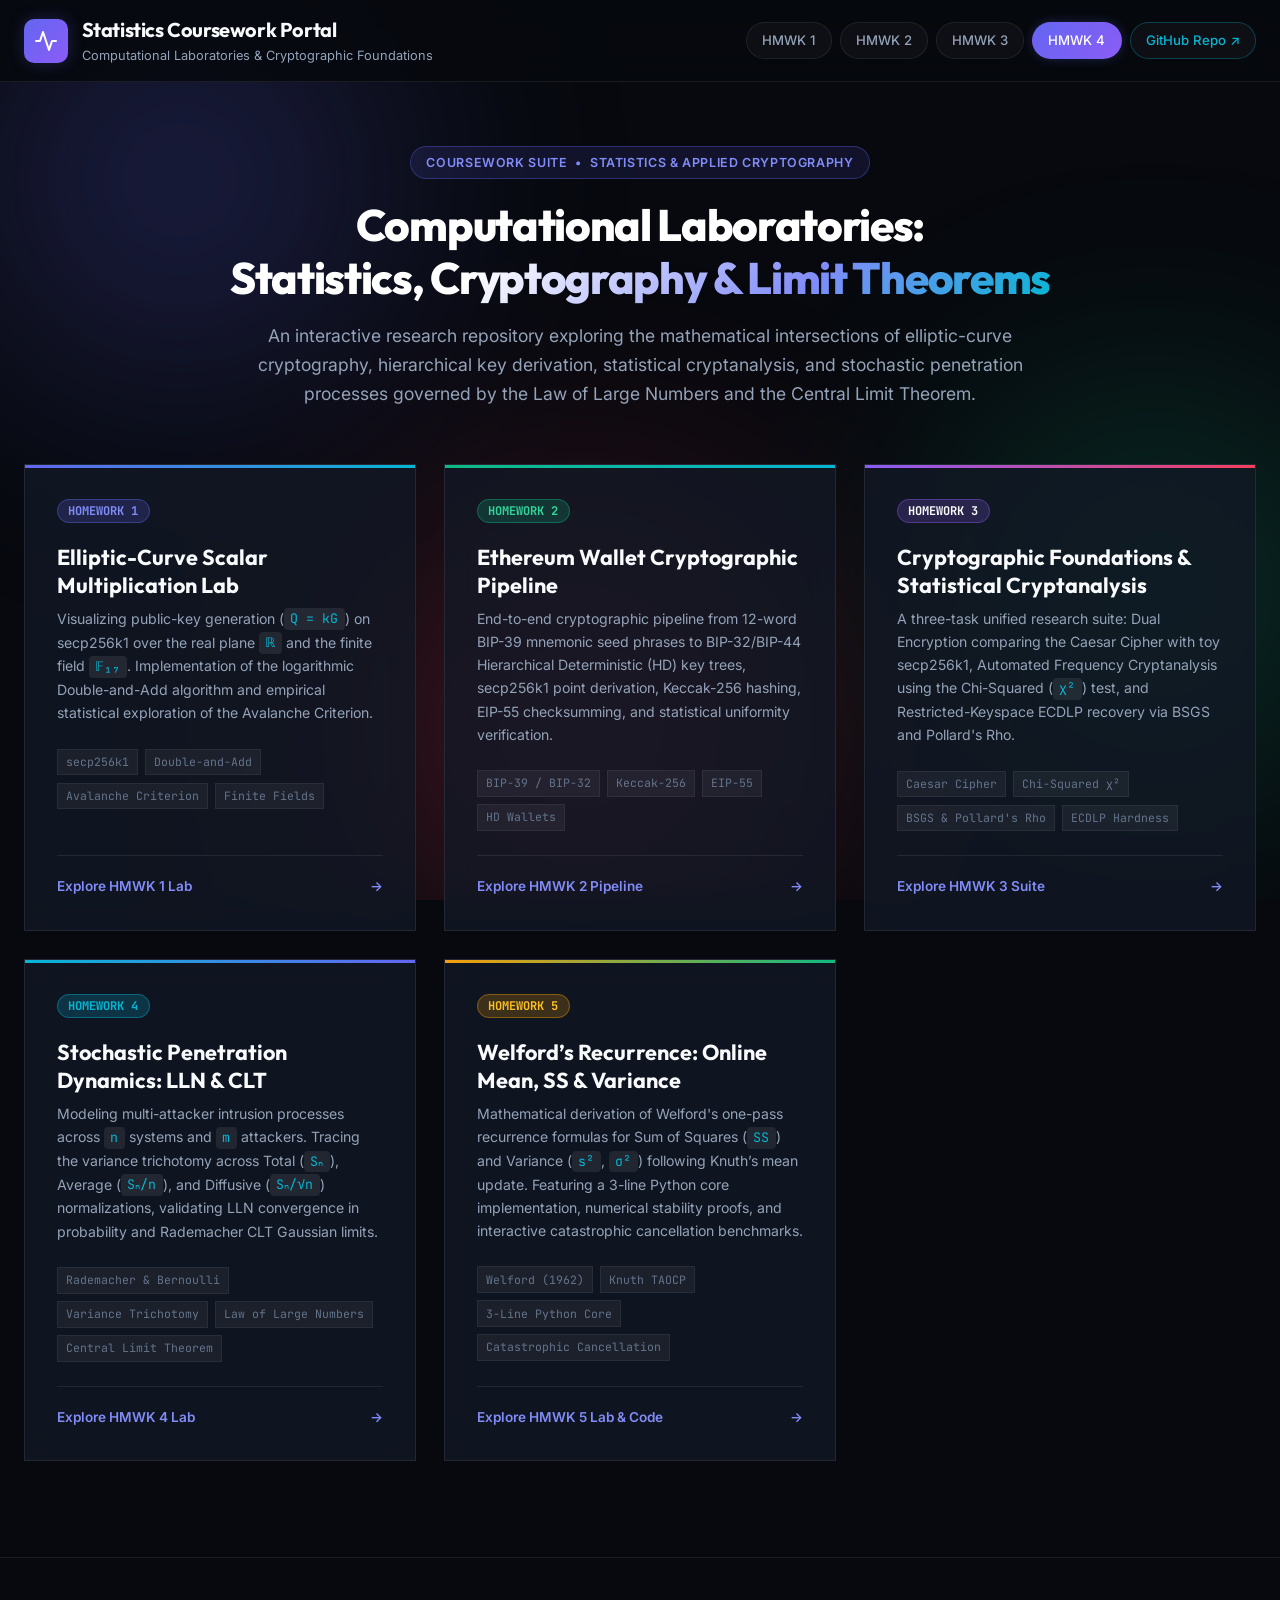
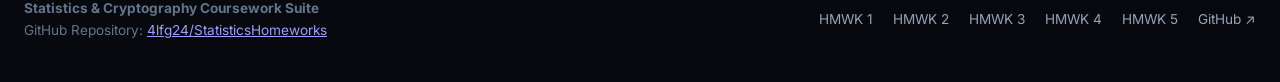
<file: index.html>
<!DOCTYPE html>
<html lang="en">

<head>
  <meta charset="UTF-8">
  <meta name="viewport" content="width=device-width, initial-scale=1.0">
  <title>Statistics & Cryptography Research Suite | Homeworks Portal</title>
  <meta name="description"
    content="Unified portal for coursework in Statistics and Cryptography. Interactive laboratories exploring Elliptic-Curve Cryptography, Ethereum Wallet Key Derivation, Statistical Cryptanalysis, and Stochastic Penetration Processes (LLN & CLT).">
  <link rel="preconnect" href="https://fonts.googleapis.com">
  <link rel="preconnect" href="https://fonts.gstatic.com" crossorigin>
  <link
    href="https://fonts.googleapis.com/css2?family=Inter:wght@300;400;500;600;700&family=JetBrains+Mono:wght@400;500;600;700&family=Outfit:wght@500;600;700;800&family=Plus+Jakarta+Sans:wght@500;600;700;800&display=swap"
    rel="stylesheet">
  <link rel="stylesheet" href="HMWK3/home.css">
  <style>
    /* Specific enhancements for Root Master Hub */
    .master-badge {
      display: inline-flex;
      align-items: center;
      gap: 0.5rem;
      padding: 0.35rem 0.95rem;
      border-radius: var(--radius-full);
      background: rgba(99, 102, 241, 0.12);
      border: 1px solid var(--border-accent);
      color: var(--indigo-light);
      font-size: 0.78rem;
      font-weight: 600;
      letter-spacing: 0.05em;
      text-transform: uppercase;
      margin-bottom: 1.25rem;
    }
    .hw-badge-num {
      padding: 0.2rem 0.65rem;
      border-radius: var(--radius-full);
      font-weight: 700;
      font-size: 0.75rem;
      font-family: var(--font-mono);
      text-transform: uppercase;
    }
    .badge-hw1 { background: rgba(99, 102, 241, 0.2); color: var(--indigo-light); border: 1px solid rgba(99, 102, 241, 0.4); }
    .badge-hw2 { background: rgba(16, 185, 129, 0.2); color: var(--emerald-light); border: 1px solid rgba(16, 185, 129, 0.4); }
    .badge-hw3 { background: rgba(139, 92, 246, 0.2); color: var(--violet-light); border: 1px solid rgba(139, 92, 246, 0.4); }
    .badge-hw4 { background: rgba(6, 182, 212, 0.2); color: var(--cyan); border: 1px solid rgba(6, 182, 212, 0.4); }
    .badge-hw5 { background: rgba(245, 158, 11, 0.2); color: #fbbf24; border: 1px solid rgba(245, 158, 11, 0.4); }

    .hub-grid {
      display: grid;
      grid-template-columns: repeat(auto-fit, minmax(320px, 1fr));
      gap: 1.75rem;
      margin-top: 2rem;
    }

    .hub-card {
      background: var(--bg-card);
      backdrop-filter: blur(16px);
      -webkit-backdrop-filter: blur(16px);
      border: 1px solid var(--border-subtle);
      border-radius: var(--radius-xl);
      padding: 2rem;
      display: flex;
      flex-direction: column;
      justify-content: space-between;
      transition: all var(--transition-fast);
      position: relative;
      overflow: hidden;
      text-decoration: none;
      color: inherit;
    }

    .hub-card:hover {
      border-color: var(--border-highlight);
      transform: translateY(-4px);
      box-shadow: 0 16px 40px -10px rgba(0, 0, 0, 0.6), 0 0 25px rgba(99, 102, 241, 0.2);
    }

    .hub-card::before {
      content: '';
      position: absolute;
      top: 0;
      left: 0;
      right: 0;
      height: 3px;
    }

    .card-hw1::before { background: linear-gradient(90deg, var(--indigo) 0%, var(--cyan) 100%); }
    .card-hw2::before { background: linear-gradient(90deg, var(--emerald) 0%, var(--cyan) 100%); }
    .card-hw3::before { background: linear-gradient(90deg, var(--violet) 0%, var(--rose) 100%); }
    .card-hw4::before { background: linear-gradient(90deg, var(--cyan) 0%, var(--indigo) 100%); }
    .card-hw5::before { background: linear-gradient(90deg, #f59e0b 0%, #10b981 100%); }

    .hub-card-header {
      margin-bottom: 1.25rem;
    }

    .hub-card-title {
      font-family: var(--font-display);
      font-size: 1.35rem;
      font-weight: 700;
      color: var(--text-main);
      margin: 0.85rem 0 0.5rem;
      line-height: 1.3;
    }

    .hub-card-desc {
      font-size: 0.88rem;
      color: var(--text-secondary);
      line-height: 1.65;
      margin-bottom: 1.5rem;
    }

    .hub-card-tags {
      display: flex;
      flex-wrap: wrap;
      gap: 0.45rem;
      margin-bottom: 1.5rem;
    }

    .hub-tag {
      font-size: 0.72rem;
      font-family: var(--font-mono);
      padding: 0.2rem 0.5rem;
      border-radius: var(--radius-xs);
      background: rgba(255, 255, 255, 0.05);
      color: var(--text-muted);
      border: 1px solid rgba(255, 255, 255, 0.06);
    }

    .hub-card-footer {
      display: flex;
      align-items: center;
      justify-content: space-between;
      padding-top: 1.25rem;
      border-top: 1px solid var(--border-subtle);
      font-size: 0.85rem;
      font-weight: 600;
      color: var(--indigo-light);
    }

    .hub-card:hover .hub-card-footer {
      color: #fff;
    }
  </style>
</head>

<body>
  <!-- Ambient Glow Background -->
  <div class="app-background">
    <div class="glow-orb orb-1"></div>
    <div class="glow-orb orb-2"></div>
    <div class="glow-orb orb-3"></div>
  </div>

  <!-- Header -->
  <header class="app-header">
    <div class="header-container">
      <a href="index.html" class="logo-group">
        <div class="logo-icon">
          <svg viewBox="0 0 24 24" fill="none" stroke="currentColor" stroke-width="2" stroke-linecap="round"
            stroke-linejoin="round">
            <polyline points="22 12 18 12 15 21 9 3 6 12 2 12"></polyline>
          </svg>
        </div>
        <div>
          <h1 class="main-title">Statistics Coursework Portal</h1>
          <p class="subtitle">Computational Laboratories & Cryptographic Foundations</p>
        </div>
      </a>

      <nav class="header-nav" aria-label="Main Navigation">
        <a href="HMWK1/index.html" class="nav-pill">HMWK 1</a>
        <a href="HMWK2/index.html" class="nav-pill">HMWK 2</a>
        <a href="HMWK3/index.html" class="nav-pill">HMWK 3</a>
        <a href="HMWK4/index.html" class="nav-pill active">HMWK 4</a>
        <a href="https://github.com/4lfg24/StatisticsHomeworks" target="_blank" rel="noopener" class="nav-pill external">GitHub Repo ↗</a>
      </nav>
    </div>
  </header>

  <main class="main-content">
    <!-- Hero Banner -->
    <section class="hero-banner">
      <div class="master-badge">
        <span>Coursework Suite</span>
        <span>•</span>
        <span>Statistics & Applied Cryptography</span>
      </div>
      <h1 class="hero-title">
        Computational Laboratories: <br>
        <span class="gradient-text">Statistics, Cryptography & Limit Theorems</span>
      </h1>
      <p class="hero-subtitle">
        An interactive research repository exploring the mathematical intersections of elliptic-curve cryptography,
        hierarchical key derivation, statistical cryptanalysis, and stochastic penetration processes governed by the Law
        of Large Numbers and the Central Limit Theorem.
      </p>
    </section>

    <!-- 4 HOMEWORKS GRID -->
    <section class="hub-grid">

      <!-- HMWK 1 -->
      <a href="HMWK1/index.html" class="hub-card card-hw1">
        <div>
          <div class="hub-card-header">
            <span class="hw-badge-num badge-hw1">Homework 1</span>
          </div>
          <h2 class="hub-card-title">Elliptic-Curve Scalar Multiplication Lab</h2>
          <p class="hub-card-desc">
            Visualizing public-key generation (<span class="code-pill">Q = kG</span>) on secp256k1 over the real plane
            <span class="code-pill">ℝ</span> and the finite field <span class="code-pill">𝔽₁₇</span>. Implementation of the
            logarithmic Double-and-Add algorithm and empirical statistical exploration of the Avalanche Criterion.
          </p>
          <div class="hub-card-tags">
            <span class="hub-tag">secp256k1</span>
            <span class="hub-tag">Double-and-Add</span>
            <span class="hub-tag">Avalanche Criterion</span>
            <span class="hub-tag">Finite Fields</span>
          </div>
        </div>
        <div class="hub-card-footer">
          <span>Explore HMWK 1 Lab</span>
          <span>→</span>
        </div>
      </a>

      <!-- HMWK 2 -->
      <a href="HMWK2/index.html" class="hub-card card-hw2">
        <div>
          <div class="hub-card-header">
            <span class="hw-badge-num badge-hw2">Homework 2</span>
          </div>
          <h2 class="hub-card-title">Ethereum Wallet Cryptographic Pipeline</h2>
          <p class="hub-card-desc">
            End-to-end cryptographic pipeline from 12-word BIP-39 mnemonic seed phrases to BIP-32/BIP-44 Hierarchical
            Deterministic (HD) key trees, secp256k1 point derivation, Keccak-256 hashing, EIP-55 checksumming, and
            statistical uniformity verification.
          </p>
          <div class="hub-card-tags">
            <span class="hub-tag">BIP-39 / BIP-32</span>
            <span class="hub-tag">Keccak-256</span>
            <span class="hub-tag">EIP-55</span>
            <span class="hub-tag">HD Wallets</span>
          </div>
        </div>
        <div class="hub-card-footer">
          <span>Explore HMWK 2 Pipeline</span>
          <span>→</span>
        </div>
      </a>

      <!-- HMWK 3 -->
      <a href="HMWK3/index.html" class="hub-card card-hw3">
        <div>
          <div class="hub-card-header">
            <span class="hw-badge-num badge-hw3">Homework 3</span>
          </div>
          <h2 class="hub-card-title">Cryptographic Foundations & Statistical Cryptanalysis</h2>
          <p class="hub-card-desc">
            A three-task unified research suite: Dual Encryption comparing the Caesar Cipher with toy secp256k1, Automated
            Frequency Cryptanalysis using the Chi-Squared (<span class="code-pill">χ²</span>) test, and Restricted-Keyspace
            ECDLP recovery via BSGS and Pollard's Rho.
          </p>
          <div class="hub-card-tags">
            <span class="hub-tag">Caesar Cipher</span>
            <span class="hub-tag">Chi-Squared χ²</span>
            <span class="hub-tag">BSGS & Pollard's Rho</span>
            <span class="hub-tag">ECDLP Hardness</span>
          </div>
        </div>
        <div class="hub-card-footer">
          <span>Explore HMWK 3 Suite</span>
          <span>→</span>
        </div>
      </a>

      <!-- HMWK 4 -->
      <a href="HMWK4/index.html" class="hub-card card-hw4">
        <div>
          <div class="hub-card-header">
            <span class="hw-badge-num badge-hw4">Homework 4</span>
          </div>
          <h2 class="hub-card-title">Stochastic Penetration Dynamics: LLN & CLT</h2>
          <p class="hub-card-desc">
            Modeling multi-attacker intrusion processes across <span class="code-pill">n</span> systems and
            <span class="code-pill">m</span> attackers. Tracing the variance trichotomy across Total (<span class="code-pill">Sₙ</span>),
            Average (<span class="code-pill">Sₙ/n</span>), and Diffusive (<span class="code-pill">Sₙ/√n</span>) normalizations,
            validating LLN convergence in probability and Rademacher CLT Gaussian limits.
          </p>
          <div class="hub-card-tags">
            <span class="hub-tag">Rademacher & Bernoulli</span>
            <span class="hub-tag">Variance Trichotomy</span>
            <span class="hub-tag">Law of Large Numbers</span>
            <span class="hub-tag">Central Limit Theorem</span>
          </div>
        </div>
        <div class="hub-card-footer">
          <span>Explore HMWK 4 Lab</span>
          <span>→</span>
        </div>
      </a>

      <!-- HMWK 5 -->
      <a href="HMWK5/index.html" class="hub-card card-hw5">
        <div>
          <div class="hub-card-header">
            <span class="hw-badge-num badge-hw5">Homework 5</span>
          </div>
          <h2 class="hub-card-title">Welford’s Recurrence: Online Mean, SS & Variance</h2>
          <p class="hub-card-desc">
            Mathematical derivation of Welford's one-pass recurrence formulas for Sum of Squares (<span class="code-pill">SS</span>)
            and Variance (<span class="code-pill">s²</span>, <span class="code-pill">σ²</span>) following Knuth’s mean update.
            Featuring a 3-line Python core implementation, numerical stability proofs, and interactive catastrophic cancellation benchmarks.
          </p>
          <div class="hub-card-tags">
            <span class="hub-tag">Welford (1962)</span>
            <span class="hub-tag">Knuth TAOCP</span>
            <span class="hub-tag">3-Line Python Core</span>
            <span class="hub-tag">Catastrophic Cancellation</span>
          </div>
        </div>
        <div class="hub-card-footer">
          <span>Explore HMWK 5 Lab & Code</span>
          <span>→</span>
        </div>
      </a>

    </section>
  </main>

  <!-- Footer -->
  <footer class="app-footer">
    <div class="footer-container">
      <div>
        <p><strong>Statistics & Cryptography Coursework Suite</strong></p>
        <p>GitHub Repository: <a href="https://github.com/4lfg24/StatisticsHomeworks" target="_blank" rel="noopener">4lfg24/StatisticsHomeworks</a></p>
      </div>
      <div class="footer-links">
        <a href="HMWK1/index.html">HMWK 1</a>
        <a href="HMWK2/index.html">HMWK 2</a>
        <a href="HMWK3/index.html">HMWK 3</a>
        <a href="HMWK4/index.html">HMWK 4</a>
        <a href="HMWK5/index.html">HMWK 5</a>
        <a href="https://github.com/4lfg24/StatisticsHomeworks" target="_blank" rel="noopener">GitHub ↗</a>
      </div>
    </div>
  </footer>
</body>

</html>
</file>
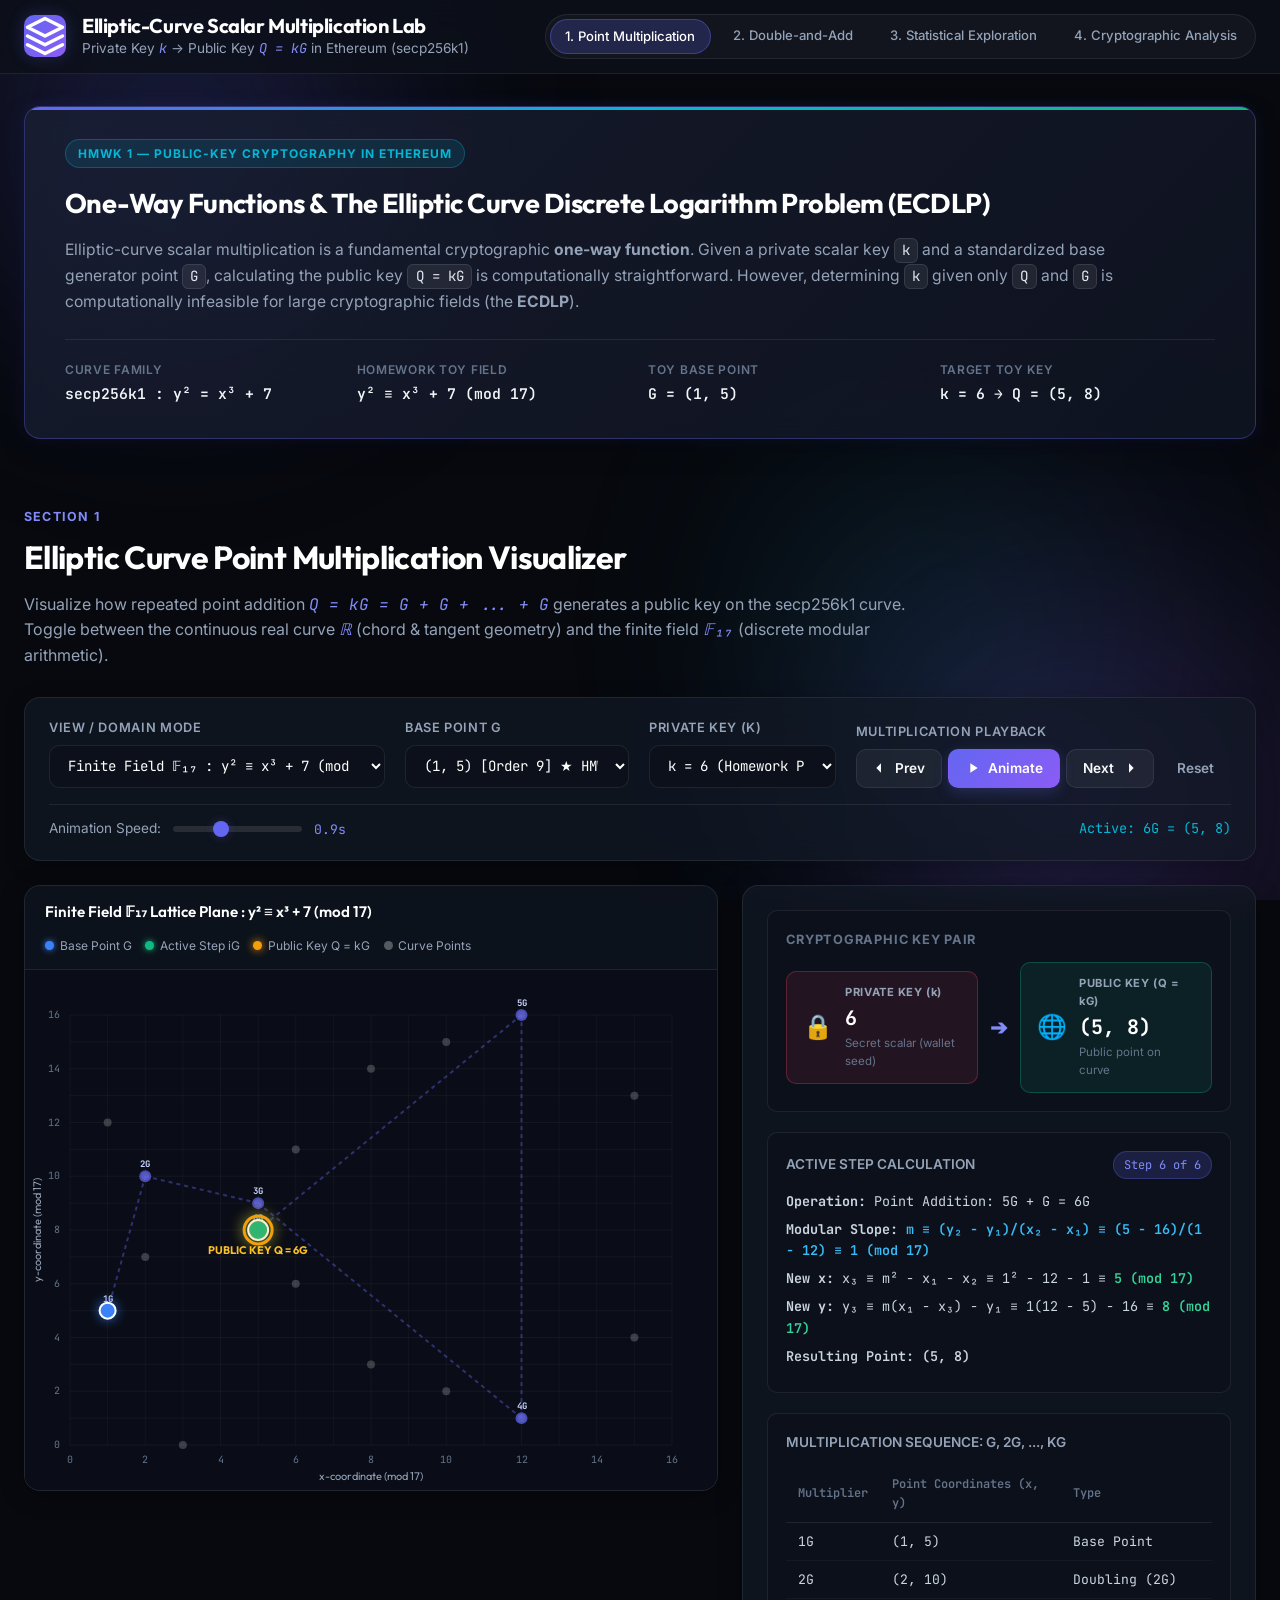
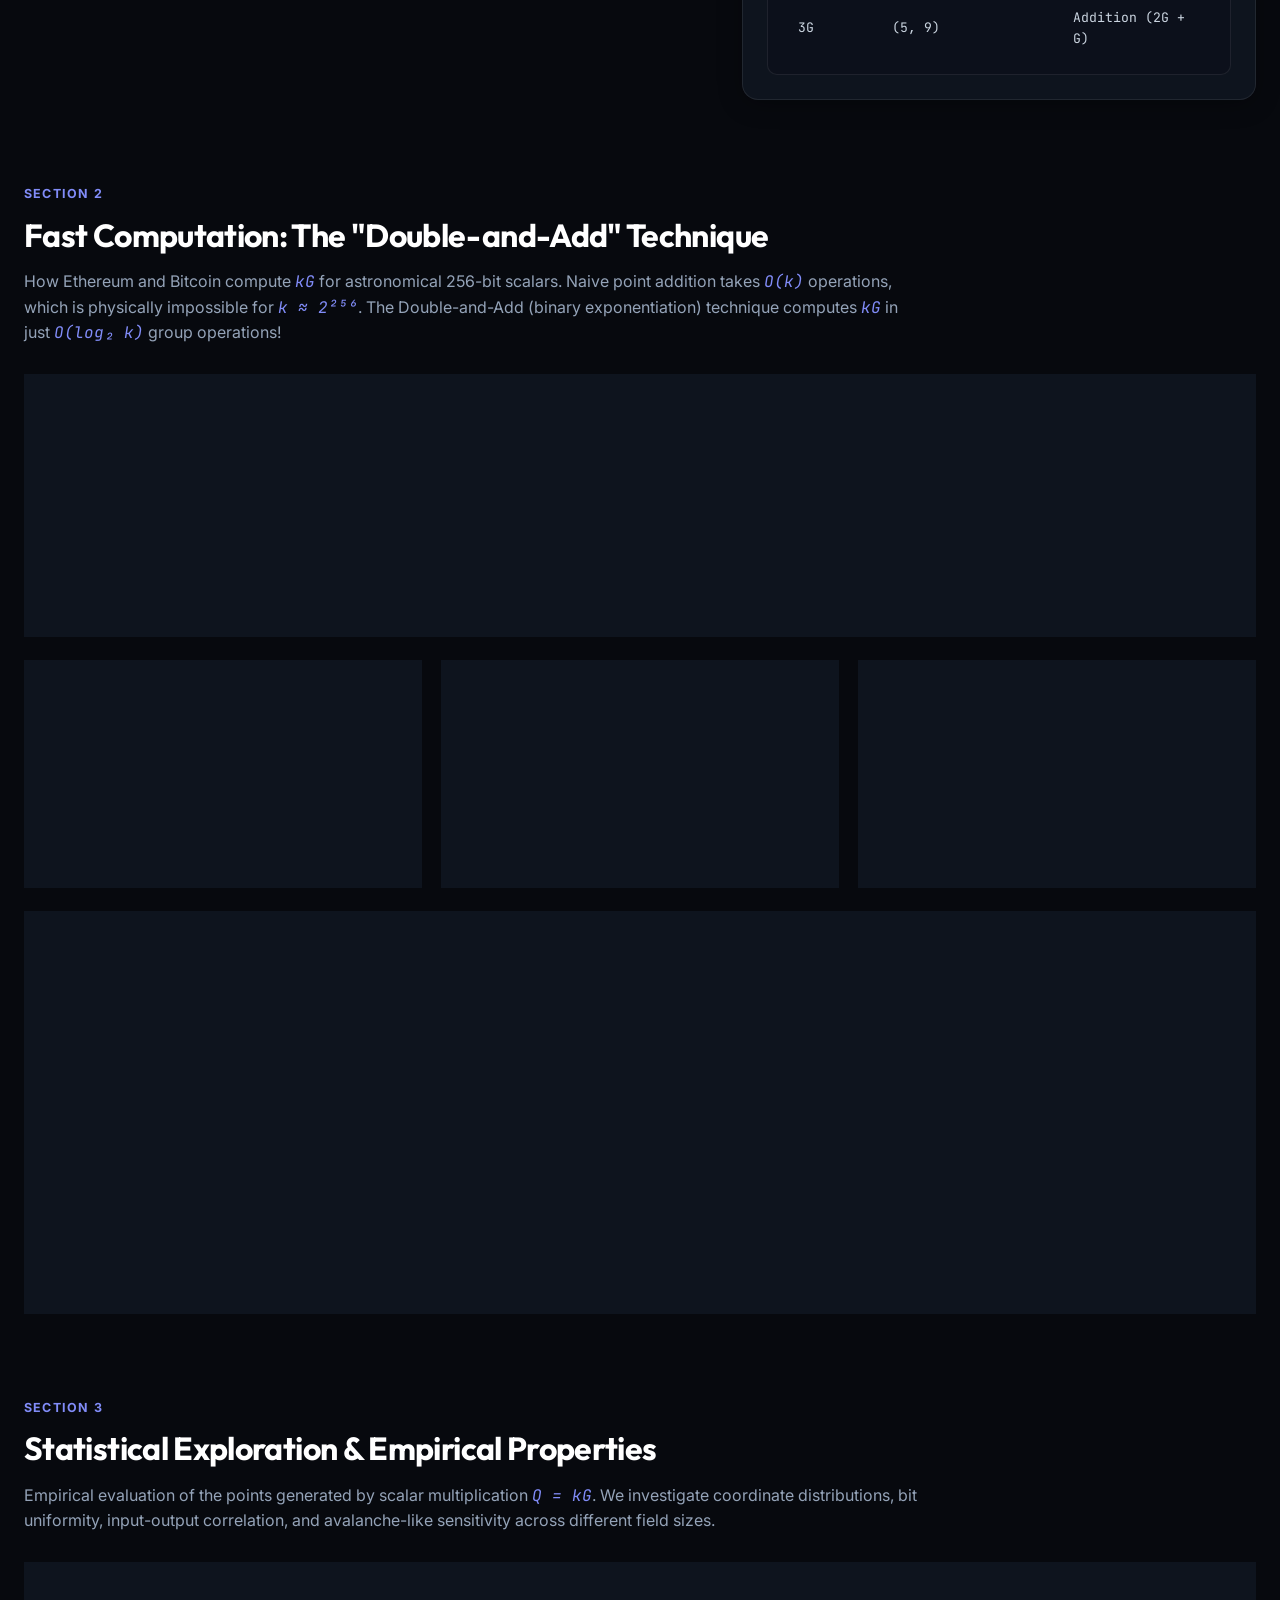
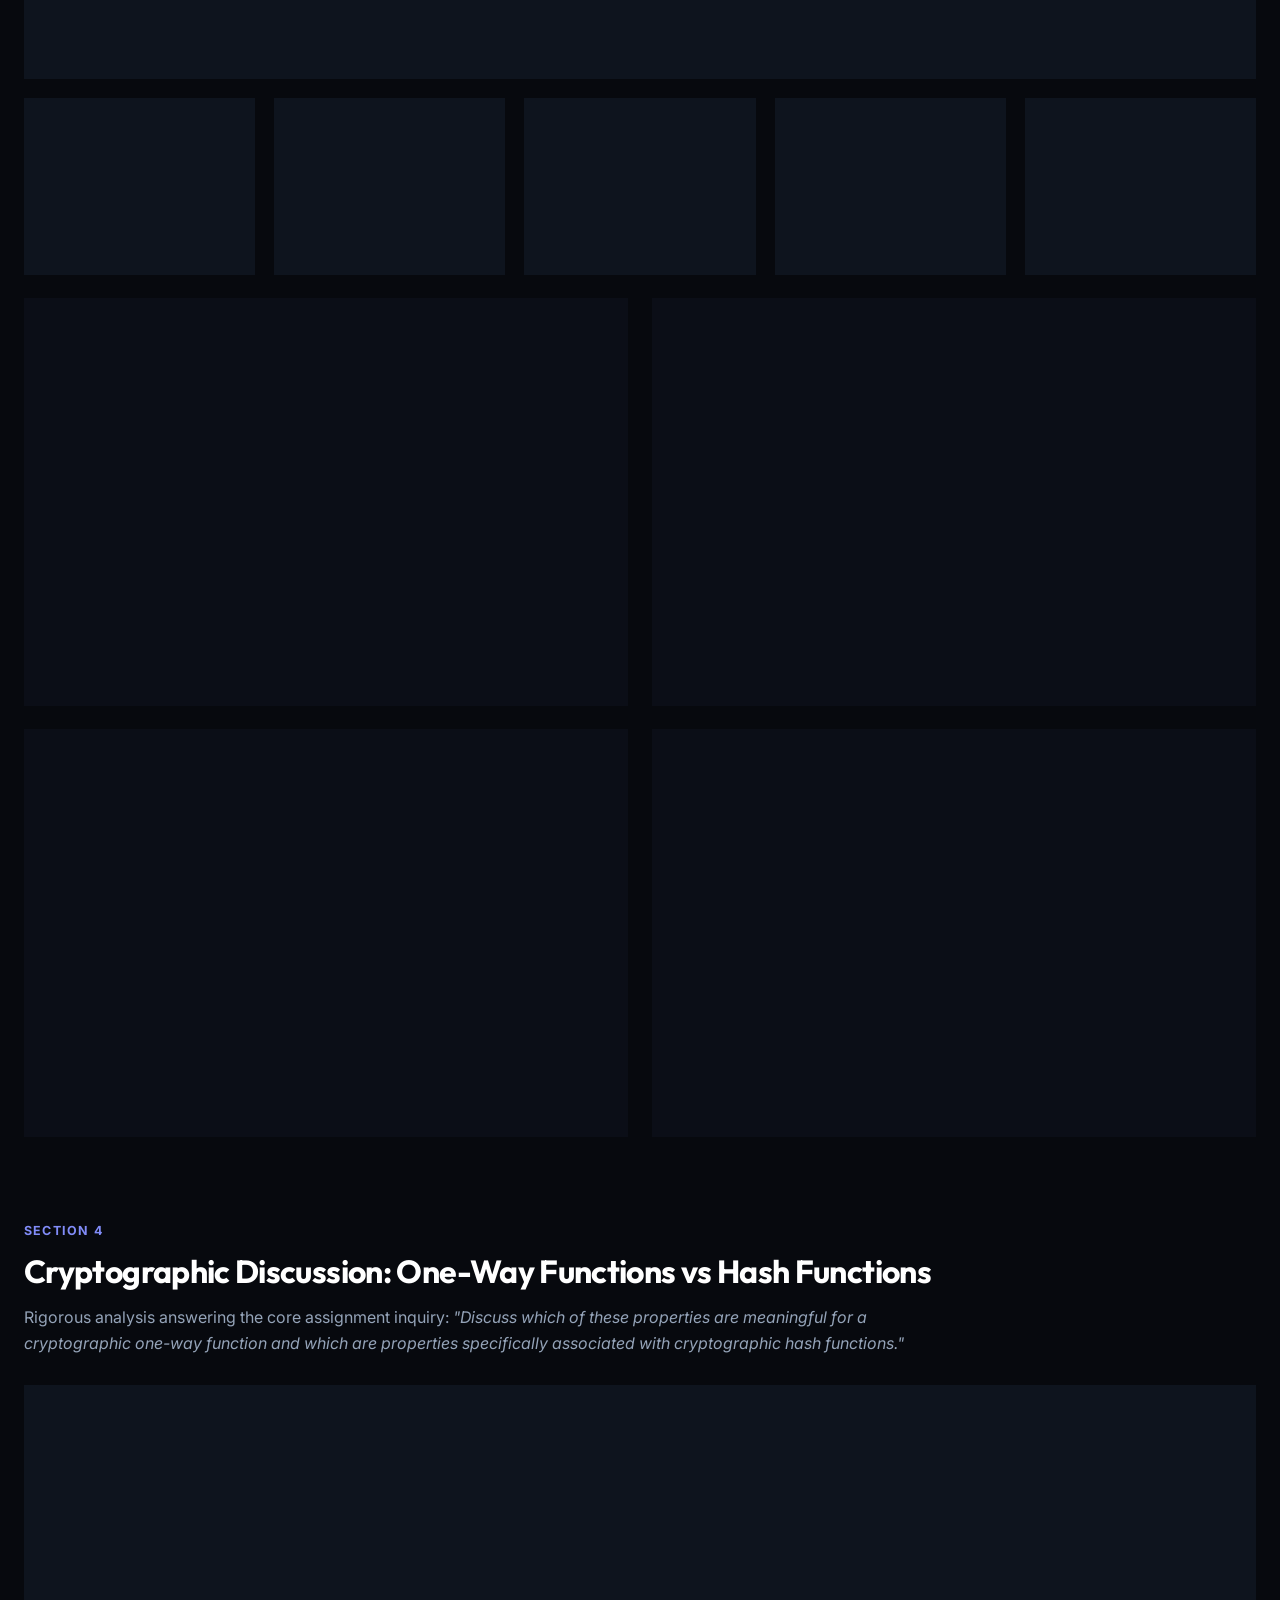
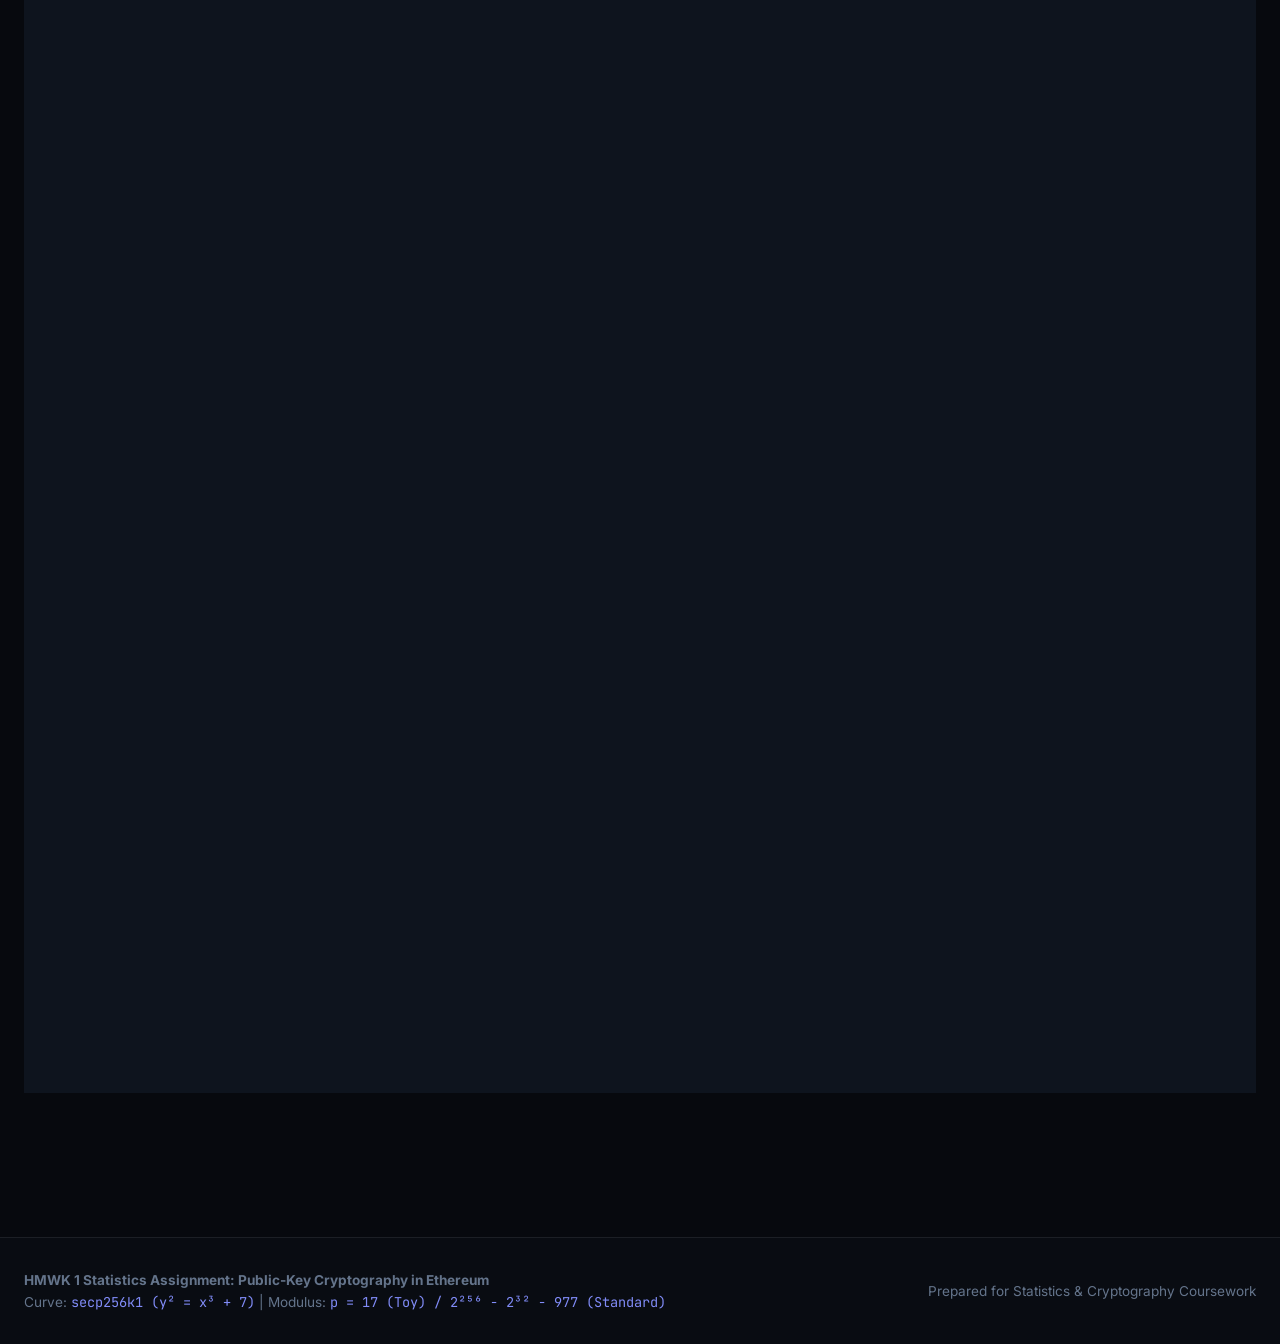
<file: HMWK1/index.html>
<!DOCTYPE html>
<html lang="en">

<head>
  <meta charset="UTF-8">
  <meta name="viewport" content="width=device-width, initial-scale=1.0">
  <title>Elliptic-Curve Scalar Multiplication & Statistical Analysis | Ethereum secp256k1</title>
  <meta name="description"
    content="Interactive demonstration of elliptic-curve public-key generation (Q = kG), the Double-and-Add scalar multiplication technique, and comprehensive statistical exploration for secp256k1.">
  <link rel="preconnect" href="https://fonts.googleapis.com">
  <link rel="preconnect" href="https://fonts.gstatic.com" crossorigin>
  <link
    href="https://fonts.googleapis.com/css2?family=Inter:wght@300;400;500;600;700&family=JetBrains+Mono:wght@400;500;600;700&family=Outfit:wght@500;600;700;800&display=swap"
    rel="stylesheet">
  <link rel="stylesheet" href="style.css">
</head>

<body>
  <div class="app-background">
    <div class="glow-orb orb-1"></div>
    <div class="glow-orb orb-2"></div>
    <div class="glow-orb orb-3"></div>
  </div>

  <header class="app-header">
    <div class="header-container">
      <div class="logo-group">
        <div class="logo-icon">
          <svg viewBox="0 0 24 24" fill="none" stroke="currentColor" stroke-width="2" stroke-linecap="round"
            stroke-linejoin="round">
            <path d="M12 2L2 7l10 5 10-5-10-5zM2 17l10 5 10-5M2 12l10 5 10-5"></path>
          </svg>
        </div>
        <div>
          <h1 class="main-title">Elliptic-Curve Scalar Multiplication Lab</h1>
          <p class="subtitle">Private Key <span class="math-sym">k</span> → Public Key <span class="math-sym">Q =
              kG</span> in Ethereum (secp256k1)</p>
        </div>
      </div>

      <nav class="header-nav" aria-label="Main Navigation">
        <a href="#section-scalar-mult" class="nav-pill active">1. Point Multiplication</a>
        <a href="#section-double-add" class="nav-pill">2. Double-and-Add</a>
        <a href="#section-statistics" class="nav-pill">3. Statistical Exploration</a>
        <a href="#section-discussion" class="nav-pill">4. Cryptographic Analysis</a>
      </nav>
    </div>
  </header>

  <main class="main-content">
    <!-- HERO / CONTEXT BANNER -->
    <section class="context-banner">
      <div class="banner-card">
        <div class="banner-badge">HMWK 1 — Public-Key Cryptography in Ethereum</div>
        <h2>One-Way Functions & The Elliptic Curve Discrete Logarithm Problem (ECDLP)</h2>
        <p>
          Elliptic-curve scalar multiplication is a fundamental cryptographic <strong>one-way function</strong>.
          Given a private scalar key <span class="code-pill">k</span> and a standardized base generator point <span
            class="code-pill">G</span>,
          calculating the public key <span class="code-pill">Q = kG</span> is computationally straightforward.
          However, determining <span class="code-pill">k</span> given only <span class="code-pill">Q</span> and <span
            class="code-pill">G</span>
          is computationally infeasible for large cryptographic fields (the <strong>ECDLP</strong>).
        </p>
        <div class="banner-meta-grid">
          <div class="meta-item">
            <span class="meta-label">Curve Family</span>
            <span class="meta-val">secp256k1 : y² = x³ + 7</span>
          </div>
          <div class="meta-item">
            <span class="meta-label">Homework Toy Field</span>
            <span class="meta-val">y² ≡ x³ + 7 (mod 17)</span>
          </div>
          <div class="meta-item">
            <span class="meta-label">Toy Base Point</span>
            <span class="meta-val">G = (1, 5)</span>
          </div>
          <div class="meta-item">
            <span class="meta-label">Target Toy Key</span>
            <span class="meta-val">k = 6 → Q = (5, 8)</span>
          </div>
        </div>
      </div>
    </section>

    <!-- SECTION 1: POINT MULTIPLICATION VISUALIZER -->
    <section id="section-scalar-mult" class="app-section">
      <div class="section-header">
        <div class="section-tag">Section 1</div>
        <h2 class="section-title">Elliptic Curve Point Multiplication Visualizer</h2>
        <p class="section-desc">
          Visualize how repeated point addition <span class="math-sym">Q = kG = G + G + ... + G</span> generates a
          public key on the secp256k1 curve.
          Toggle between the continuous real curve <span class="math-sym">ℝ</span> (chord & tangent geometry) and the
          finite field <span class="math-sym">𝔽₁₇</span> (discrete modular arithmetic).
        </p>
      </div>

      <div class="control-panel">
        <div class="control-row">
          <div class="control-item">
            <label for="curve-mode-select">View / Domain Mode</label>
            <select id="curve-mode-select" class="custom-select">
              <option value="finite" selected>Finite Field 𝔽₁₇ : y² ≡ x³ + 7 (mod 17) [Homework Spec]</option>
              <option value="real">Continuous Curve ℝ : y² = x³ + 7 [Geometric Chord/Tangent]</option>
            </select>
          </div>

          <div class="control-item">
            <label for="point-select">Base Point G</label>
            <select id="point-select" class="custom-select">
              <!-- Dynamically populated -->
            </select>
          </div>

          <div class="control-item">
            <label for="scalar-k-select">Private Key (k)</label>
            <select id="scalar-k-select" class="custom-select">
              <!-- Dynamically populated -->
            </select>
          </div>

          <div class="control-item playback-controls">
            <label>Multiplication Playback</label>
            <div class="btn-group">
              <button id="btn-step-prev" class="btn btn-secondary" title="Step Back" aria-label="Step Back">
                <svg width="16" height="16" viewBox="0 0 24 24" fill="currentColor">
                  <path d="M19 12H5m7 7l-7-7 7-7" />
                </svg>
                Prev
              </button>
              <button id="btn-play-pause" class="btn btn-primary" title="Play or Pause Animation">
                <svg id="icon-play" width="16" height="16" viewBox="0 0 24 24" fill="currentColor">
                  <path d="M8 5v14l11-7z" />
                </svg>
                <span id="label-play">Animate</span>
              </button>
              <button id="btn-step-next" class="btn btn-secondary" title="Step Next" aria-label="Step Next">
                Next
                <svg width="16" height="16" viewBox="0 0 24 24" fill="currentColor">
                  <path d="M5 12h14m-7 7l7-7-7-7" />
                </svg>
              </button>
              <button id="btn-reset-mult" class="btn btn-ghost" title="Reset">Reset</button>
            </div>
          </div>
        </div>

        <div class="control-subrow">
          <div class="speed-control">
            <label for="anim-speed">Animation Speed:</label>
            <input type="range" id="anim-speed" min="300" max="2000" step="100" value="900" class="custom-slider">
            <span id="speed-label">0.9s</span>
          </div>
          <div class="status-summary" id="multiplication-status-text">
            Ready: Computing 6G from G = (1, 5)
          </div>
        </div>
      </div>

      <div class="mult-workbench-grid">
        <!-- Canvas Visualizer Card -->
        <div class="workbench-card canvas-card">
          <div class="card-toolbar">
            <div class="toolbar-title" id="canvas-view-badge">Finite Field 𝔽₁₇ Lattice Plane</div>
            <div class="canvas-legend">
              <span class="legend-item"><span class="dot dot-g"></span> Base Point G</span>
              <span class="legend-item"><span class="dot dot-curr"></span> Active Step iG</span>
              <span class="legend-item"><span class="dot dot-target"></span> Public Key Q = kG</span>
              <span class="legend-item"><span class="dot dot-curve"></span> Curve Points</span>
            </div>
          </div>
          <div class="canvas-container">
            <canvas id="curve-canvas" width="700" height="520"></canvas>
            <div id="canvas-tooltip" class="canvas-tooltip" style="display: none;"></div>
          </div>
        </div>

        <!-- Math & Key Pair Status Card -->
        <div class="workbench-card status-card">
          <div class="key-summary-box">
            <h3 class="box-title">Cryptographic Key Pair</h3>
            <div class="key-pair-display">
              <div class="key-pill private-key">
                <div class="key-icon">🔒</div>
                <div class="key-data">
                  <span class="key-type">PRIVATE KEY (k)</span>
                  <span class="key-value" id="display-priv-key">6</span>
                  <span class="key-hint">Secret scalar (wallet seed)</span>
                </div>
              </div>
              <div class="key-arrow">➔</div>
              <div class="key-pill public-key">
                <div class="key-icon">🌐</div>
                <div class="key-data">
                  <span class="key-type">PUBLIC KEY (Q = kG)</span>
                  <span class="key-value" id="display-pub-key">(5, 8)</span>
                  <span class="key-hint">Public point on curve</span>
                </div>
              </div>
            </div>
          </div>

          <div class="step-math-box">
            <div class="math-box-header">
              <h4>Active Step Calculation</h4>
              <span class="step-badge" id="math-step-badge">Step 1 of 6</span>
            </div>
            <div class="math-content" id="math-explanation">
              <!-- Dynamically populated with step equations -->
            </div>
          </div>

          <div class="sequence-list-box">
            <h4>Multiplication Sequence: G, 2G, ..., kG</h4>
            <div class="sequence-table-container">
              <table class="data-table" id="table-multiplication-sequence">
                <thead>
                  <tr>
                    <th>Multiplier</th>
                    <th>Point Coordinates (x, y)</th>
                    <th>Type</th>
                  </tr>
                </thead>
                <tbody id="sequence-tbody">
                  <!-- Populated via JS -->
                </tbody>
              </table>
            </div>
          </div>
        </div>
      </div>
    </section>

    <!-- SECTION 2: ADD AND MULTIPLY (DOUBLE-AND-ADD) FOR LARGE SCALARS -->
    <section id="section-double-add" class="app-section">
      <div class="section-header">
        <div class="section-tag">Section 2</div>
        <h2 class="section-title">Fast Computation: The "Double-and-Add" Technique</h2>
        <p class="section-desc">
          How Ethereum and Bitcoin compute <span class="math-sym">kG</span> for astronomical 256-bit scalars.
          Naive point addition takes <span class="math-sym">O(k)</span> operations, which is physically impossible for
          <span class="math-sym">k ≈ 2²⁵⁶</span>.
          The Double-and-Add (binary exponentiation) technique computes <span class="math-sym">kG</span> in just <span
            class="math-sym">O(log₂ k)</span> group operations!
        </p>
      </div>

      <div class="double-add-workbench">
        <div class="algo-controls-card">
          <div class="algo-inputs">
            <div class="input-block">
              <label for="large-k-preset">Preset Scalar Key (k)</label>
              <select id="large-k-preset" class="custom-select">
                <option value="6">k = 6 [Homework Toy Value: binary 110₂]</option>
                <option value="25">k = 25 [binary 11001₂]</option>
                <option value="42" selected>k = 42 [binary 101010₂]</option>
                <option value="105">k = 105 [binary 1101001₂]</option>
                <option value="1337">k = 1337 [binary 10100111001₂]</option>
                <option value="65537">k = 65537 [Fermat Prime: binary 10000000000000001₂]</option>
                <option value="custom">Custom Scalar Value...</option>
              </select>
            </div>

            <div class="input-block" id="custom-k-wrapper" style="display: none;">
              <label for="custom-k-input">Enter Custom k (Positive Integer)</label>
              <input type="number" id="custom-k-input" min="1" max="1000000000" value="42" class="custom-input">
            </div>

            <div class="input-block">
              <label for="algo-base-point">Base Generator Point</label>
              <input type="text" id="algo-base-point" value="G = (1, 5) on y² ≡ x³ + 7 (mod 17)" disabled
                class="custom-input disabled-input">
            </div>

            <div class="input-block btn-block">
              <label>&nbsp;</label>
              <div class="btn-group">
                <button id="btn-algo-reset" class="btn btn-secondary">Reset</button>
                <button id="btn-algo-step" class="btn btn-primary">Step Forward</button>
                <button id="btn-algo-autorun" class="btn btn-accent">Run All</button>
              </div>
            </div>
          </div>

          <!-- Binary bit representation display -->
          <div class="binary-strip-container">
            <div class="binary-label">
              <span>Binary Expansion of k = <strong id="bin-decimal-k">42</strong>:</span>
              <span class="mono-tag" id="bin-length-tag">6 bits</span>
            </div>
            <div class="binary-bits" id="binary-bits-strip">
              <!-- Dynamically populated bit chips -->
            </div>
          </div>
        </div>

        <!-- Complexity Comparison Metric Banner -->
        <div class="complexity-comparison-grid">
          <div class="comp-card naive-comp">
            <div class="comp-badge">Naive Method (Sequential Addition)</div>
            <div class="comp-big-stat" id="stat-naive-ops">41 additions</div>
            <p class="comp-formula">Complexity: <code>O(k)</code></p>
            <p class="comp-desc">Computes G + G + G + ... requires (k - 1) full group additions. Completely infeasible
              for 256-bit cryptography.</p>
          </div>

          <div class="comp-card fast-comp">
            <div class="comp-badge-fast">Double-and-Add (Binary Method)</div>
            <div class="comp-big-stat text-emerald" id="stat-fast-ops">8 operations</div>
            <p class="comp-formula">Complexity: <code>O(log₂ k)</code></p>
            <p class="comp-desc" id="stat-fast-breakdown">5 Doublings + 3 Additions = 8 total group operations.</p>
          </div>

          <div class="comp-card eth-comp">
            <div class="comp-badge-eth">Ethereum secp256k1 (256-Bit Key)</div>
            <div class="comp-big-stat text-cyan">~384 ops</div>
            <p class="comp-formula">Naive: <code>2²⁵⁶ ≈ 1.15 × 10⁷⁷</code> steps</p>
            <p class="comp-desc">A naive computer doing 1 trillion adds/sec would take 3.6 × 10⁵⁷ years. Double-and-Add
              finishes in microseconds!</p>
          </div>
        </div>

        <!-- Execution Stepper Table & Output -->
        <div class="algo-execution-card">
          <div class="algo-exec-header">
            <h3>Algorithm Trace & Accumulator State</h3>
            <div class="algo-result-pill" id="algo-result-pill">Result R = (12, 1) = 42G ≡ 6G = (5, 8)</div>
          </div>
          <div class="table-container">
            <table class="data-table" id="table-algo-trace">
              <thead>
                <tr>
                  <th>Step</th>
                  <th>Bit Index (MSB)</th>
                  <th>Bit Value</th>
                  <th>Operation Performed</th>
                  <th>Mathematical Action</th>
                  <th>Accumulator Point R</th>
                </tr>
              </thead>
              <tbody id="algo-trace-tbody">
                <!-- Dynamically populated -->
              </tbody>
            </table>
          </div>
        </div>
      </div>
    </section>

    <!-- SECTION 3: STATISTICAL EXPLORATION -->
    <section id="section-statistics" class="app-section">
      <div class="section-header">
        <div class="section-tag">Section 3</div>
        <h2 class="section-title">Statistical Exploration & Empirical Properties</h2>
        <p class="section-desc">
          Empirical evaluation of the points generated by scalar multiplication <span class="math-sym">Q = kG</span>.
          We investigate coordinate distributions, bit uniformity, input-output correlation, and avalanche-like
          sensitivity across different field sizes.
        </p>
      </div>

      <div class="stats-config-bar">
        <div class="config-grid">
          <div class="config-col">
            <label for="stats-field-select">Finite Field Modulus (p)</label>
            <select id="stats-field-select" class="custom-select">
              <option value="17" selected>𝔽₁₇ (p = 17) [Homework Toy Curve, Subgroup Order = 9 or 18]</option>
              <option value="97">𝔽₉₇ (p = 97) [Order = 79 Prime Group: Rich Uniformity Sample]</option>
              <option value="257">𝔽₂₅₇ (p = 257) [Order = 258 Large Field: Cryptographic Scale Sample]</option>
            </select>
          </div>

          <div class="config-col">
            <label for="stats-base-select">Generator Point G</label>
            <select id="stats-base-select" class="custom-select">
              <!-- Populated dynamically -->
            </select>
          </div>

          <div class="config-col">
            <label for="stats-sample-range">Key Range k ∈ [1, N]</label>
            <div class="range-inline">
              <input type="range" id="stats-sample-range" min="9" max="78" value="9" class="custom-slider">
              <span id="stats-sample-count-badge" class="count-badge">N = 9</span>
            </div>
          </div>

          <div class="config-col btn-col">
            <label>&nbsp;</label>
            <button id="btn-recompute-stats" class="btn btn-primary">Recompute Statistics</button>
          </div>
        </div>
      </div>

      <!-- Live Statistical Summary KPI Cards -->
      <div class="kpi-cards-grid">
        <div class="kpi-card">
          <div class="kpi-title">Sample Points Computed</div>
          <div class="kpi-value text-indigo" id="kpi-sample-count">9 points</div>
          <div class="kpi-sub" id="kpi-subgroup-info">Subgroup Order: 9</div>
        </div>

        <div class="kpi-card">
          <div class="kpi-title">Coordinate Entropy</div>
          <div class="kpi-value text-emerald" id="kpi-entropy">3.17 bits</div>
          <div class="kpi-sub">Max theoretical: log₂(p) bits</div>
        </div>

        <div class="kpi-card">
          <div class="kpi-title">Pearson Correlation r(k, x)</div>
          <div class="kpi-value text-cyan" id="kpi-correlation">-0.048</div>
          <div class="kpi-sub">Near 0 indicates no linear correlation</div>
        </div>

        <div class="kpi-card">
          <div class="kpi-title">Avg Bit Hamming Weight</div>
          <div class="kpi-value text-amber" id="kpi-hamming">48.6%</div>
          <div class="kpi-sub">Ideal random target: 50.0%</div>
        </div>

        <div class="kpi-card">
          <div class="kpi-title">Chi-Square Uniformity p-val</div>
          <div class="kpi-value text-violet" id="kpi-chisq">p = 0.642</div>
          <div class="kpi-sub">Uniform distribution hypothesis accepted</div>
        </div>
      </div>

      <!-- Charts Grid -->
      <div class="charts-master-grid">
        <!-- Chart 1: 2D Spatial Scatter -->
        <div class="chart-box">
          <div class="chart-header">
            <h4>1. 2D Coordinate Scatter (x vs y over 𝔽ₚ × 𝔽ₚ)</h4>
            <span class="chart-tag">Spatial Dispersion</span>
          </div>
          <div class="chart-canvas-wrap">
            <canvas id="chart-scatter-canvas" width="460" height="300"></canvas>
          </div>
          <div class="chart-footnote">
            Distribution of affine points (x, y). Note the characteristic symmetry y ↔ p - y for each valid x.
          </div>
        </div>

        <!-- Chart 2: Coordinate Histograms -->
        <div class="chart-box">
          <div class="chart-header">
            <h4>2. Marginal Frequency of x and y Coordinates</h4>
            <span class="chart-tag">Uniformity Test</span>
          </div>
          <div class="chart-canvas-wrap">
            <canvas id="chart-hist-canvas" width="460" height="300"></canvas>
          </div>
          <div class="chart-footnote">
            Frequency of individual values across coordinate space. Notice how x values have at most 2 solutions for y.
          </div>
        </div>

        <!-- Chart 3: Input vs Output Correlation -->
        <div class="chart-box">
          <div class="chart-header">
            <h4>3. Input Key (k) vs Output Coordinate (x)</h4>
            <span class="chart-tag">Linearity Check</span>
          </div>
          <div class="chart-canvas-wrap">
            <canvas id="chart-corr-canvas" width="460" height="300"></canvas>
          </div>
          <div class="chart-footnote">
            Scatter of private scalar k vs x-coordinate of kG. Lack of slope demonstrates algebraic pseudo-randomness.
          </div>
        </div>

        <!-- Chart 4: Avalanche & Sensitivity -->
        <div class="chart-box">
          <div class="chart-header">
            <h4>4. Consecutive Delta & Bit Difference |Δx|</h4>
            <span class="chart-tag">Avalanche Sensitivity</span>
          </div>
          <div class="chart-canvas-wrap">
            <canvas id="chart-avalanche-canvas" width="460" height="300"></canvas>
          </div>
          <div class="chart-footnote">
            Coordinate distance |x_{(k+1)G} - x_{kG}| across successive keys. Stepping k by 1 scatters points across the
            field.
          </div>
        </div>
      </div>
    </section>

    <!-- SECTION 4: CRYPTOGRAPHIC DISCUSSION & ESSAY -->
    <section id="section-discussion" class="app-section">
      <div class="section-header">
        <div class="section-tag">Section 4</div>
        <h2 class="section-title">Cryptographic Discussion: One-Way Functions vs Hash Functions</h2>
        <p class="section-desc">
          Rigorous analysis answering the core assignment inquiry:
          <em>"Discuss which of these properties are meaningful for a cryptographic one-way function and which are
            properties specifically associated with cryptographic hash functions."</em>
        </p>
      </div>

      <div class="discussion-container">
        <article class="discussion-card">
          <div class="essay-section">
            <h3 class="essay-heading">
              <span class="heading-num">1</span>
              The Fundamental Distinction: Group Homomorphism vs Algebraic Destruction
            </h3>
            <p>
              Both <strong>elliptic-curve scalar multiplication</strong> (<span class="math-sym">k ↦ kG</span>) and
              <strong>cryptographic hash functions</strong> (e.g., Keccak-256 in Ethereum, SHA-256 in Bitcoin)
              serve as <em>one-way functions</em>: computing the output in the forward direction is tractable,
              while reversing the operation is computationally infeasible.
            </p>
            <p>
              However, their mathematical objectives and underlying algebraic structures are fundamentally diametric:
            </p>
            <div class="contrast-callout">
              <div class="contrast-box ec-box">
                <h4>Elliptic Curve Scalar Multiplication (k ↦ kG)</h4>
                <p>
                  <strong>Preserves Algebraic Homomorphism:</strong> Scalar multiplication is an additive group
                  homomorphism:
                </p>
                <div class="math-block">
                  (k₁ + k₂)G = k₁G + k₂G \quad \text{and} \quad (a \cdot b)G = a(bG) = b(aG)
                </div>
                <p>
                  This algebraic structure is <em>essential</em>. It enables Diffie-Hellman key exchange (ECDH),
                  digital signatures (ECDSA, Schnorr), signature aggregation (BLS), and zero-knowledge proofs
                  (zk-SNARKs).
                </p>
              </div>

              <div class="contrast-box hash-box">
                <h4>Cryptographic Hash Functions (H: {0,1}* → {0,1}²⁵⁶)</h4>
                <p>
                  <strong>Destroys All Algebraic Relations:</strong> A hash function is modeled as a <em>Random
                    Oracle</em>.
                </p>
                <div class="math-block">
                  H(m₁ \parallel m₂) \neq H(m₁) + H(m₂) \quad \text{and} \quad H(m + 1) \perp H(m)
                </div>
                <p>
                  Any preserved linearity or algebraic homomorphism in a hash function is considered a
                  <strong>catastrophic vulnerability</strong>
                  (enabling length-extension attacks, multi-collision forgery, and linear cryptanalysis).
                </p>
              </div>
            </div>
          </div>

          <div class="essay-section">
            <h3 class="essay-heading">
              <span class="heading-num">2</span>
              Detailed Property-by-Property Breakdown
            </h3>

            <div class="properties-analysis-list">
              <div class="prop-item">
                <div class="prop-badge meaningful-ec">Meaningful for EC One-Way Functions</div>
                <h4>1. Apparent Uniformity & Coordinate Dispersion across the Field</h4>
                <p>
                  <strong>Why it matters for EC:</strong> The discrete points <span class="math-sym">kG</span> must be
                  uniformly distributed
                  across the cyclic subgroup without statistical clustering. If public keys clustered within specific
                  coordinate sub-ranges,
                  adversaries could reduce the search space in Pollard’s rho or Baby-step Giant-step algorithms.
                </p>
                <p>
                  <strong>Why it matters for Hash Functions:</strong> Hash outputs must be uniformly distributed across
                  the entire 256-bit digest space
                  to ensure the full <span class="math-sym">2²⁵⁶</span> preimage resistance and <span
                    class="math-sym">2¹²⁸</span> collision resistance (birthday paradox).
                </p>
              </div>

              <div class="prop-item">
                <div class="prop-badge meaningful-ec">Meaningful for EC One-Way Functions</div>
                <h4>2. Zero Linear Correlation Between Input (k) and Output Coordinates (x, y)</h4>
                <p>
                  <strong>Why it matters for EC:</strong> There must be no low-degree polynomial mapping or linear
                  correlation between scalar <span class="math-sym">k</span>
                  and the resulting coordinates <span class="math-sym">(x, y)</span>. If a correlation existed, an
                  observer could predict significant bits
                  of private key <span class="math-sym">k</span> from public key <span class="math-sym">Q</span>.
                  Modular squaring and modular inversion
                  ensure the coordinate mapping appears pseudo-random.
                </p>
              </div>

              <div class="prop-item">
                <div class="prop-badge specific-hash">Specifically Associated with Hash Functions</div>
                <h4>3. Strict Avalanche Criterion (SAC)</h4>
                <p>
                  <strong>In Hash Functions:</strong> Changing a single bit in the input message must cause every output
                  bit to flip with an independent
                  probability of exactly 50%. This is achieved through multiple rounds of non-linear S-boxes, bitwise
                  rotations, and XOR mixing (e.g., Keccak's θ, ρ, π, χ, ι permutations).
                </p>
                <p>
                  <strong>In Elliptic Curves:</strong> Does EC multiplication possess SAC?
                  At the <em>group level</em>, NO: flipping a bit in <span class="math-sym">k</span> (e.g. from <span
                    class="math-sym">k</span> to <span class="math-sym">k + 2ⁱ</span>)
                  results in <span class="math-sym">Q' = Q + 2ⁱG</span>, which is a mathematically precise, linear
                  offset!
                  However, at the <em>coordinate bit level</em>, because <span class="math-sym">x</span> and <span
                    class="math-sym">y</span> are computed through
                  modular division and field polynomials, the binary representations of <span class="math-sym">x</span>
                  and <span class="math-sym">y</span> exhibit
                  an pseudo-avalanche effect that masks this algebraic relation from naive bit inspection.
                </p>
              </div>

              <div class="prop-item">
                <div class="prop-badge specific-hash">Specifically Associated with Hash Functions</div>
                <h4>4. Variable Input Length & Compression Property</h4>
                <p>
                  <strong>In Hash Functions:</strong> A hash function maps arbitrary variable-length inputs <span
                    class="math-sym">{0, 1}*</span> to a fixed-length digest <span class="math-sym">{0, 1}²⁵⁶</span>.
                  This irreversible compression is inherently lossy (pigeonhole principle).
                </p>
                <p>
                  <strong>In Elliptic Curves:</strong> Scalar multiplication is a <em>bijection / group isomorphism</em>
                  from <span class="math-sym">ℤₙ</span> to the subgroup <span class="math-sym">⟨G⟩</span>.
                  There is no compression: every distinct private key <span class="math-sym">k ∈ [1, n-1]</span> maps to
                  a unique public key <span class="math-sym">Q</span>.
                </p>
              </div>

              <div class="prop-item">
                <div class="prop-badge specific-hash">Specifically Associated with Hash Functions</div>
                <h4>5. Collision Resistance Over Arbitrary Domain</h4>
                <p>
                  <strong>In Hash Functions:</strong> It must be computationally impossible to find any two inputs <span
                    class="math-sym">m₁ ≠ m₂</span> such that <span class="math-sym">H(m₁) = H(m₂)</span>.
                </p>
                <p>
                  <strong>In Elliptic Curves:</strong> Since <span class="math-sym">k ↦ kG</span> is an isomorphism on
                  <span class="math-sym">ℤₙ</span>,
                  collisions cannot occur for <span class="math-sym">k < n</span>. Any modular wrap <span
                        class="math-sym">(k + n)G = kG</span> is an expected cyclic group identity, not an accidental
                      collision.
                </p>
              </div>
            </div>
          </div>

          <!-- Side-by-side comparison matrix table -->
          <div class="essay-section">
            <h3 class="essay-heading">
              <span class="heading-num">3</span>
              Comprehensive Comparison Matrix: EC Multiplication vs Hash Functions
            </h3>
            <div class="table-container">
              <table class="data-table comp-matrix-table">
                <thead>
                  <tr>
                    <th>Cryptographic Property</th>
                    <th>EC Scalar Multiplication (k ↦ kG)</th>
                    <th>Cryptographic Hash Function (Keccak-256)</th>
                    <th>Significance Category</th>
                  </tr>
                </thead>
                <tbody>
                  <tr>
                    <td><strong>Hardness Basis</strong></td>
                    <td>Elliptic Curve Discrete Log Problem (ECDLP)</td>
                    <td>Sponge construction / non-linear pseudo-random permutation</td>
                    <td>Foundational Hardness</td>
                  </tr>
                  <tr>
                    <td><strong>Domain & Codomain</strong></td>
                    <td>ℤₙ → E(𝔽ₚ) (Fixed finite cyclic group)</td>
                    <td>{0, 1}* → {0, 1}²⁵⁶ (Arbitrary length to fixed digest)</td>
                    <td>Mapping Type</td>
                  </tr>
                  <tr>
                    <td><strong>Homomorphism</strong></td>
                    <td><span class="badge badge-success">Preserved: (a+b)G = aG + bG</span></td>
                    <td><span class="badge badge-danger">Strictly Forbidden / Destroyed</span></td>
                    <td>Algebraic Structure</td>
                  </tr>
                  <tr>
                    <td><strong>Primary Cryptographic Role</strong></td>
                    <td>Public key generation, Key exchange (ECDH), Digital signatures</td>
                    <td>Data integrity, Ethereum addresses, Merkle trees, Commitments</td>
                    <td>Protocol Utility</td>
                  </tr>
                  <tr>
                    <td><strong>Input-Output Correlation</strong></td>
                    <td>Zero linear correlation across coordinates</td>
                    <td>Zero linear / non-linear correlation</td>
                    <td>Shared Requirement</td>
                  </tr>
                  <tr>
                    <td><strong>Avalanche Effect (SAC)</strong></td>
                    <td>Coordinate bits appear pseudo-random; group element is linear</td>
                    <td>Strict bit-level diffusion (50% flip probability)</td>
                    <td>Hash-Specific Property</td>
                  </tr>
                  <tr>
                    <td><strong>Invertibility</strong></td>
                    <td>O(√n) via Pollard’s rho (~2¹²⁸ for secp256k1)</td>
                    <td>O(2²⁵⁶) brute force preimage search</td>
                    <td>One-Way Asymmetry</td>
                  </tr>
                  <tr>
                    <td><strong>Ethereum Application</strong></td>
                    <td>Generating Ethereum Public Key from Private Key</td>
                    <td>address = Keccak256(Q)[12..31]</td>
                    <td>Ethereum Pipeline</td>
                  </tr>
                </tbody>
              </table>
            </div>
          </div>

          <!-- Academic Synthesis Card -->
          <div class="synthesis-card">
            <h4>Summary Conclusion</h4>
            <p>
              In summary, while both constructs exhibit empirical one-way behavior and pseudo-random output
              distributions,
              <strong>uniformity of coordinates</strong> and <strong>absence of input-output correlation</strong> are
              critical for protecting
              the Discrete Logarithm Problem from algebraic and statistical attacks. Conversely, properties such as the
              <strong>Strict Avalanche Criterion (SAC)</strong>, <strong>lossy compression</strong>, and
              <strong>algebraic structure destruction</strong>
              belong exclusively to cryptographic hash functions. Public-key cryptography intrinsically relies on the
              preservation
              of group homomorphisms that hash functions are explicitly designed to eliminate.
            </p>
          </div>
        </article>
      </div>
    </section>
  </main>

  <footer class="app-footer">
    <div class="footer-container">
      <div class="footer-brand">
        <p><strong>HMWK 1 Statistics Assignment: Public-Key Cryptography in Ethereum</strong></p>
        <p>Curve: <code>secp256k1 (y² = x³ + 7)</code> | Modulus:
          <code>p = 17 (Toy) / 2²⁵⁶ - 2³² - 977 (Standard)</code></p>
      </div>
      <div class="footer-credits">
        <span>Prepared for Statistics & Cryptography Coursework</span>
      </div>
    </div>
  </footer>

  <script src="app.js"></script>
</body>

</html>
</file>
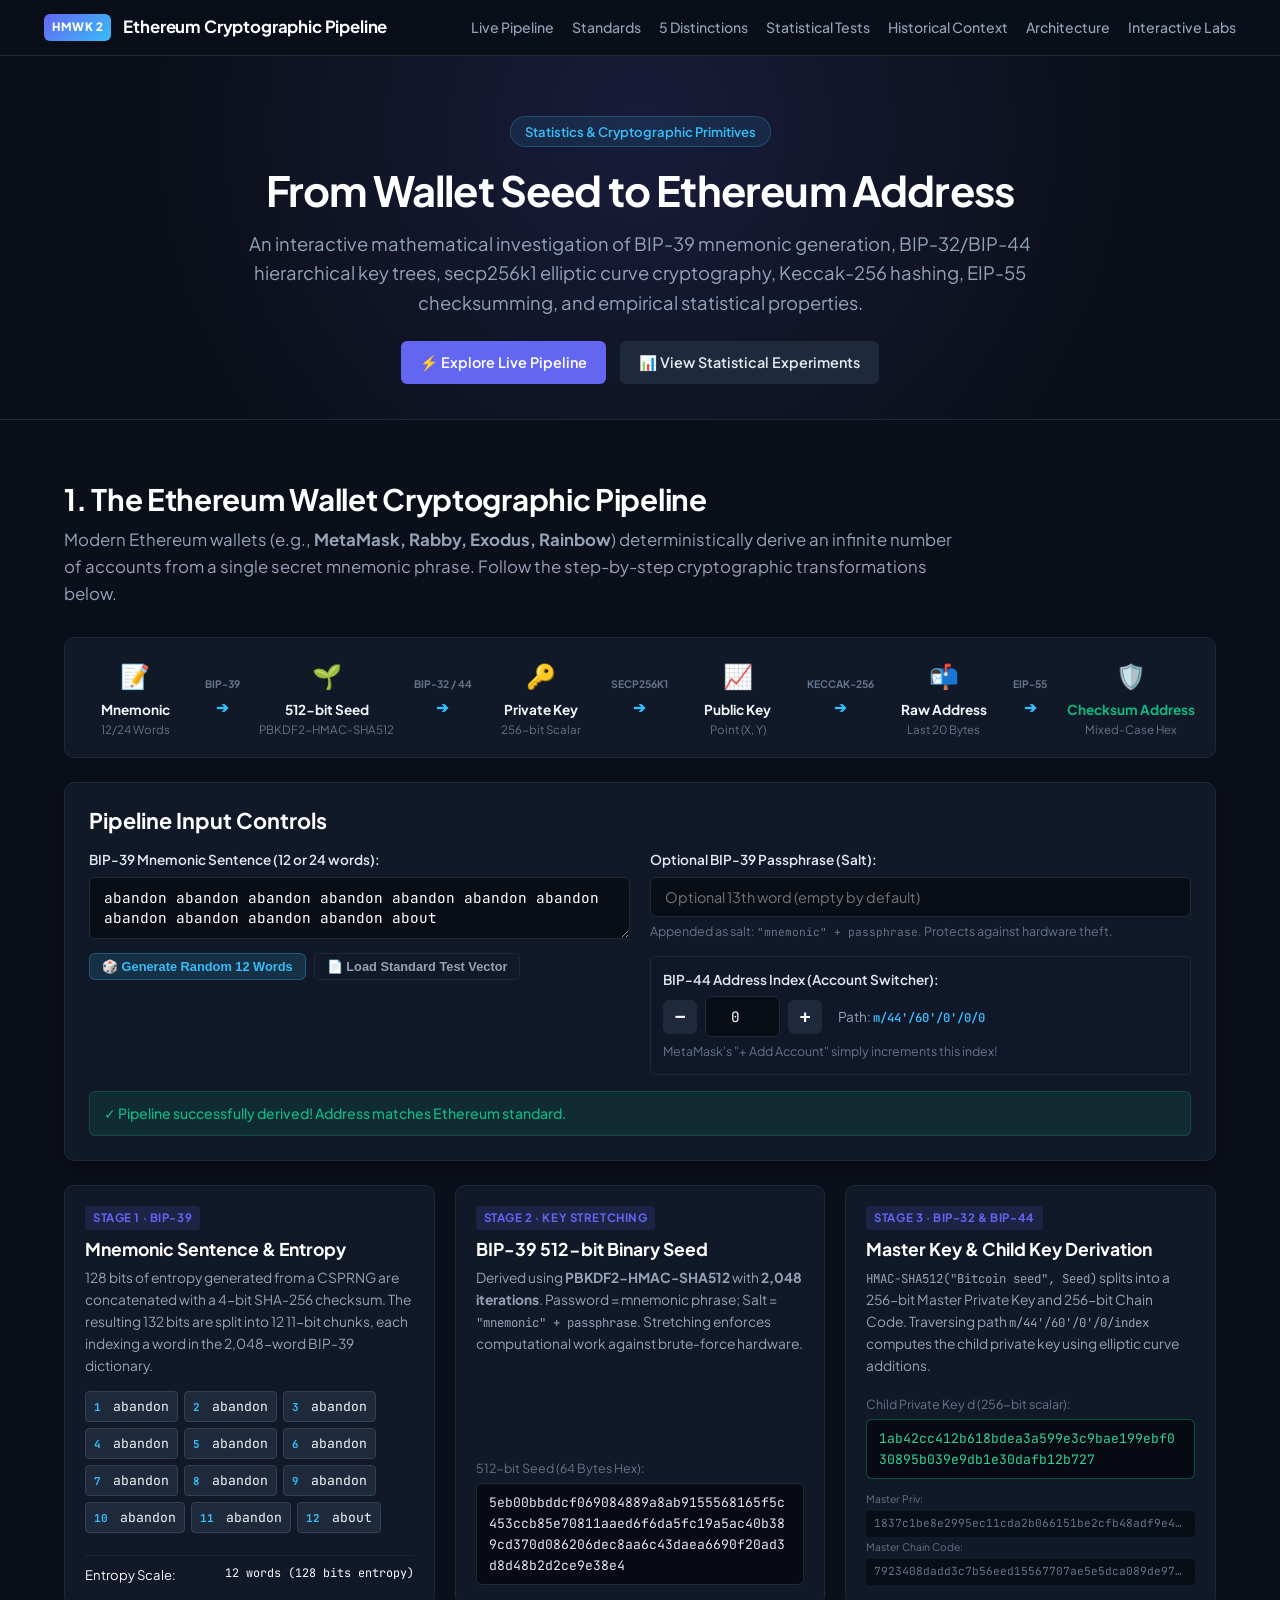
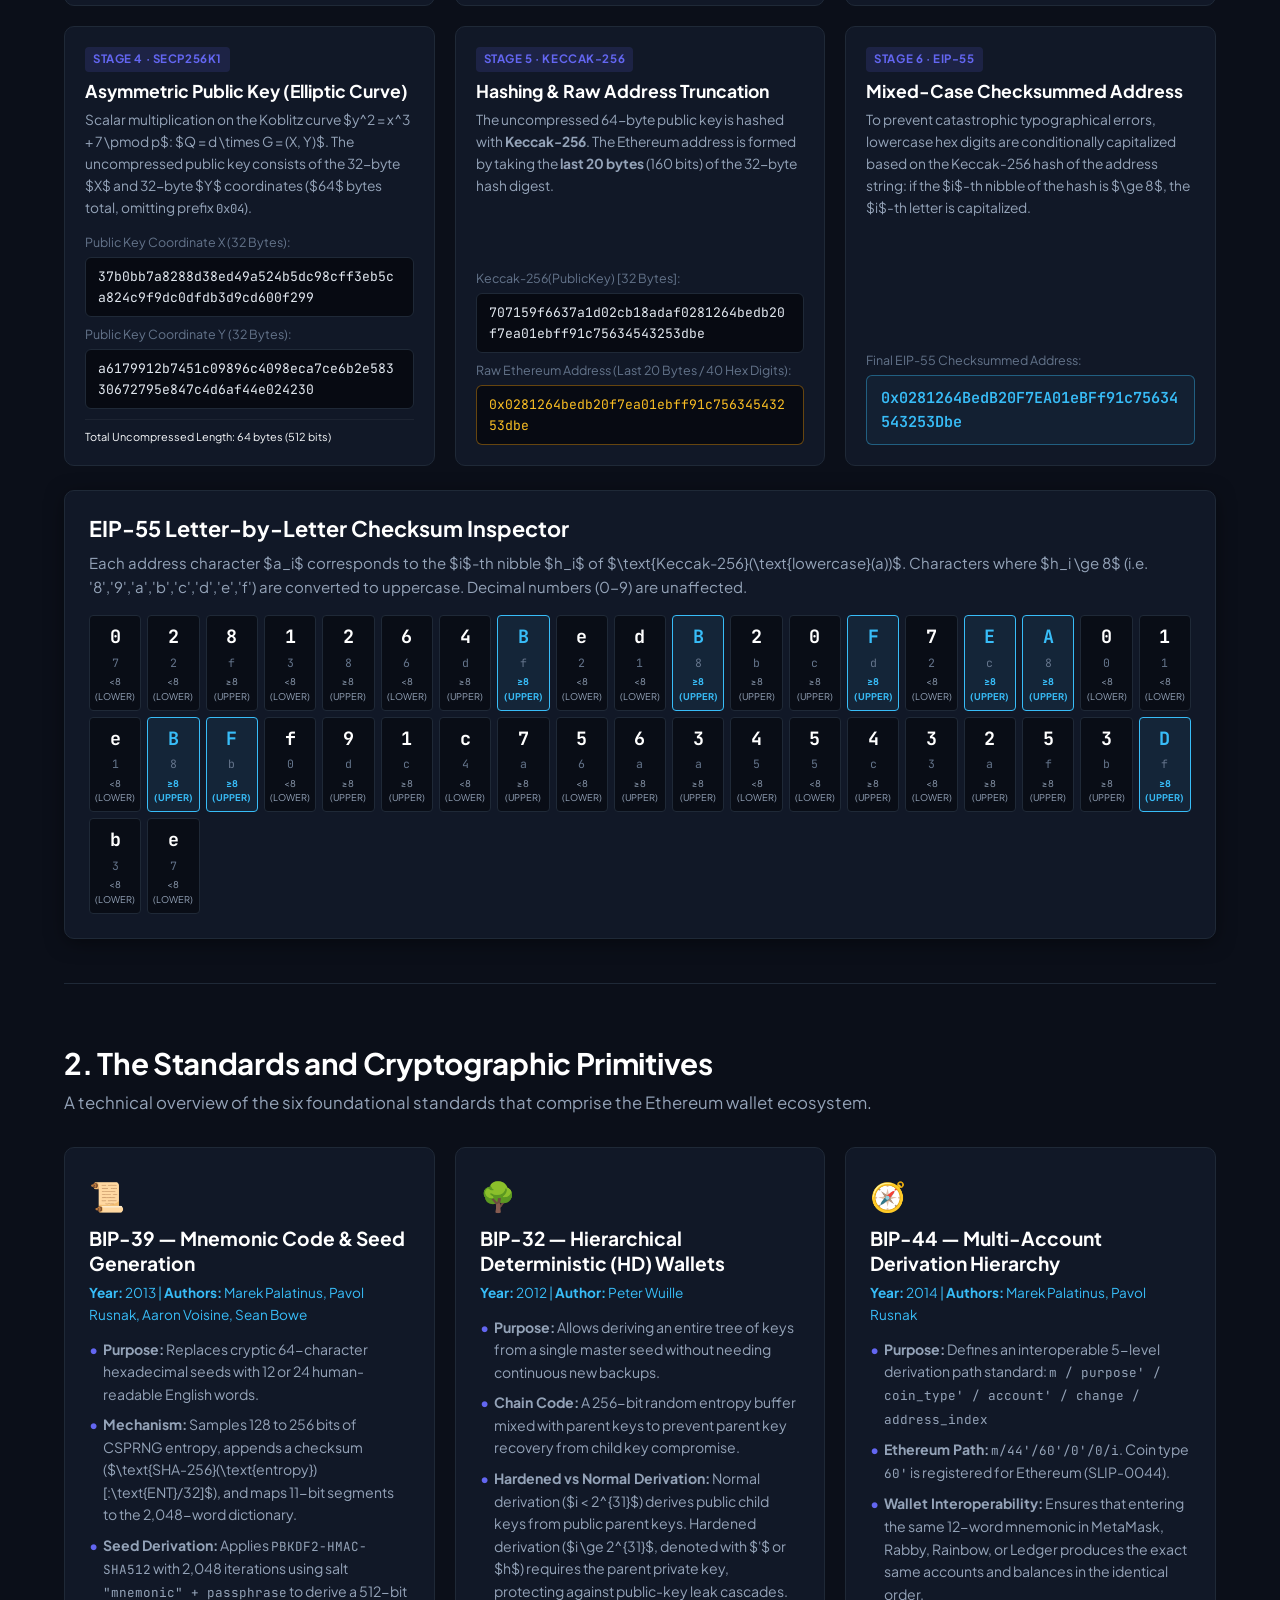
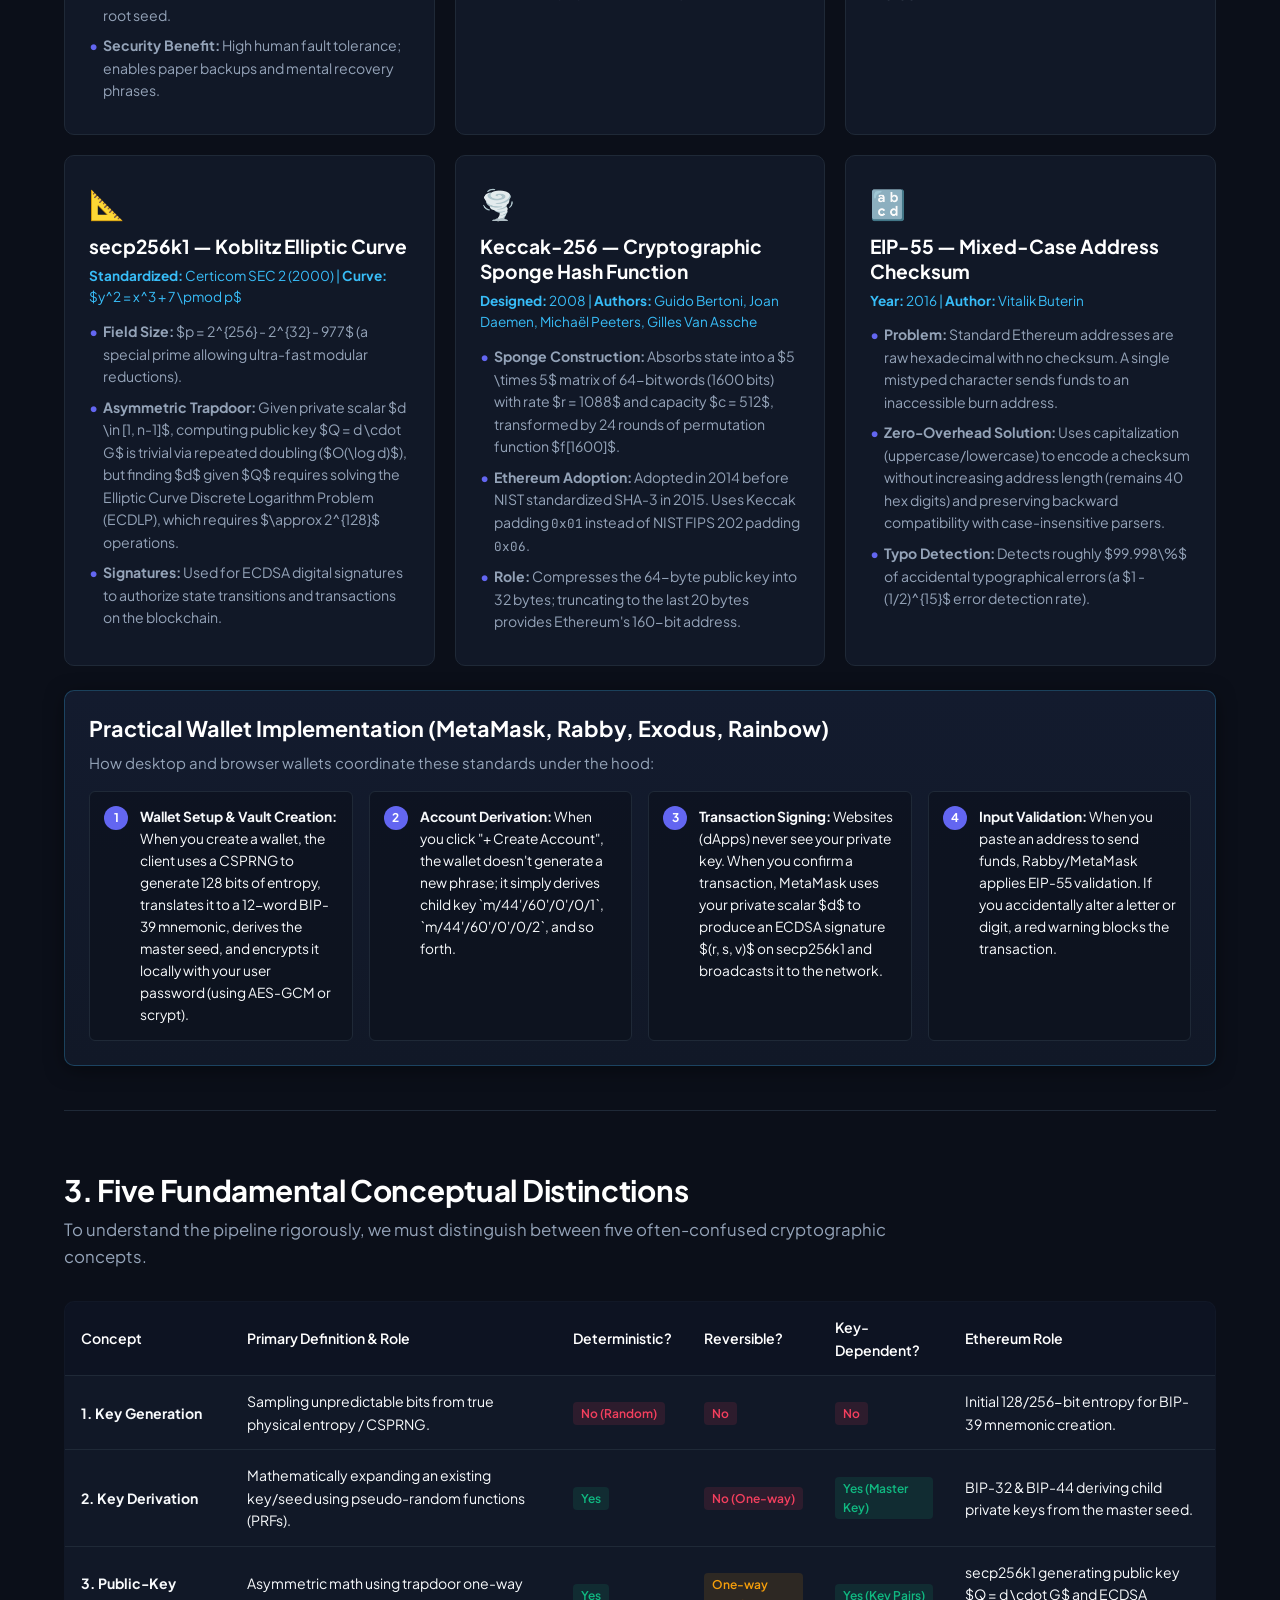
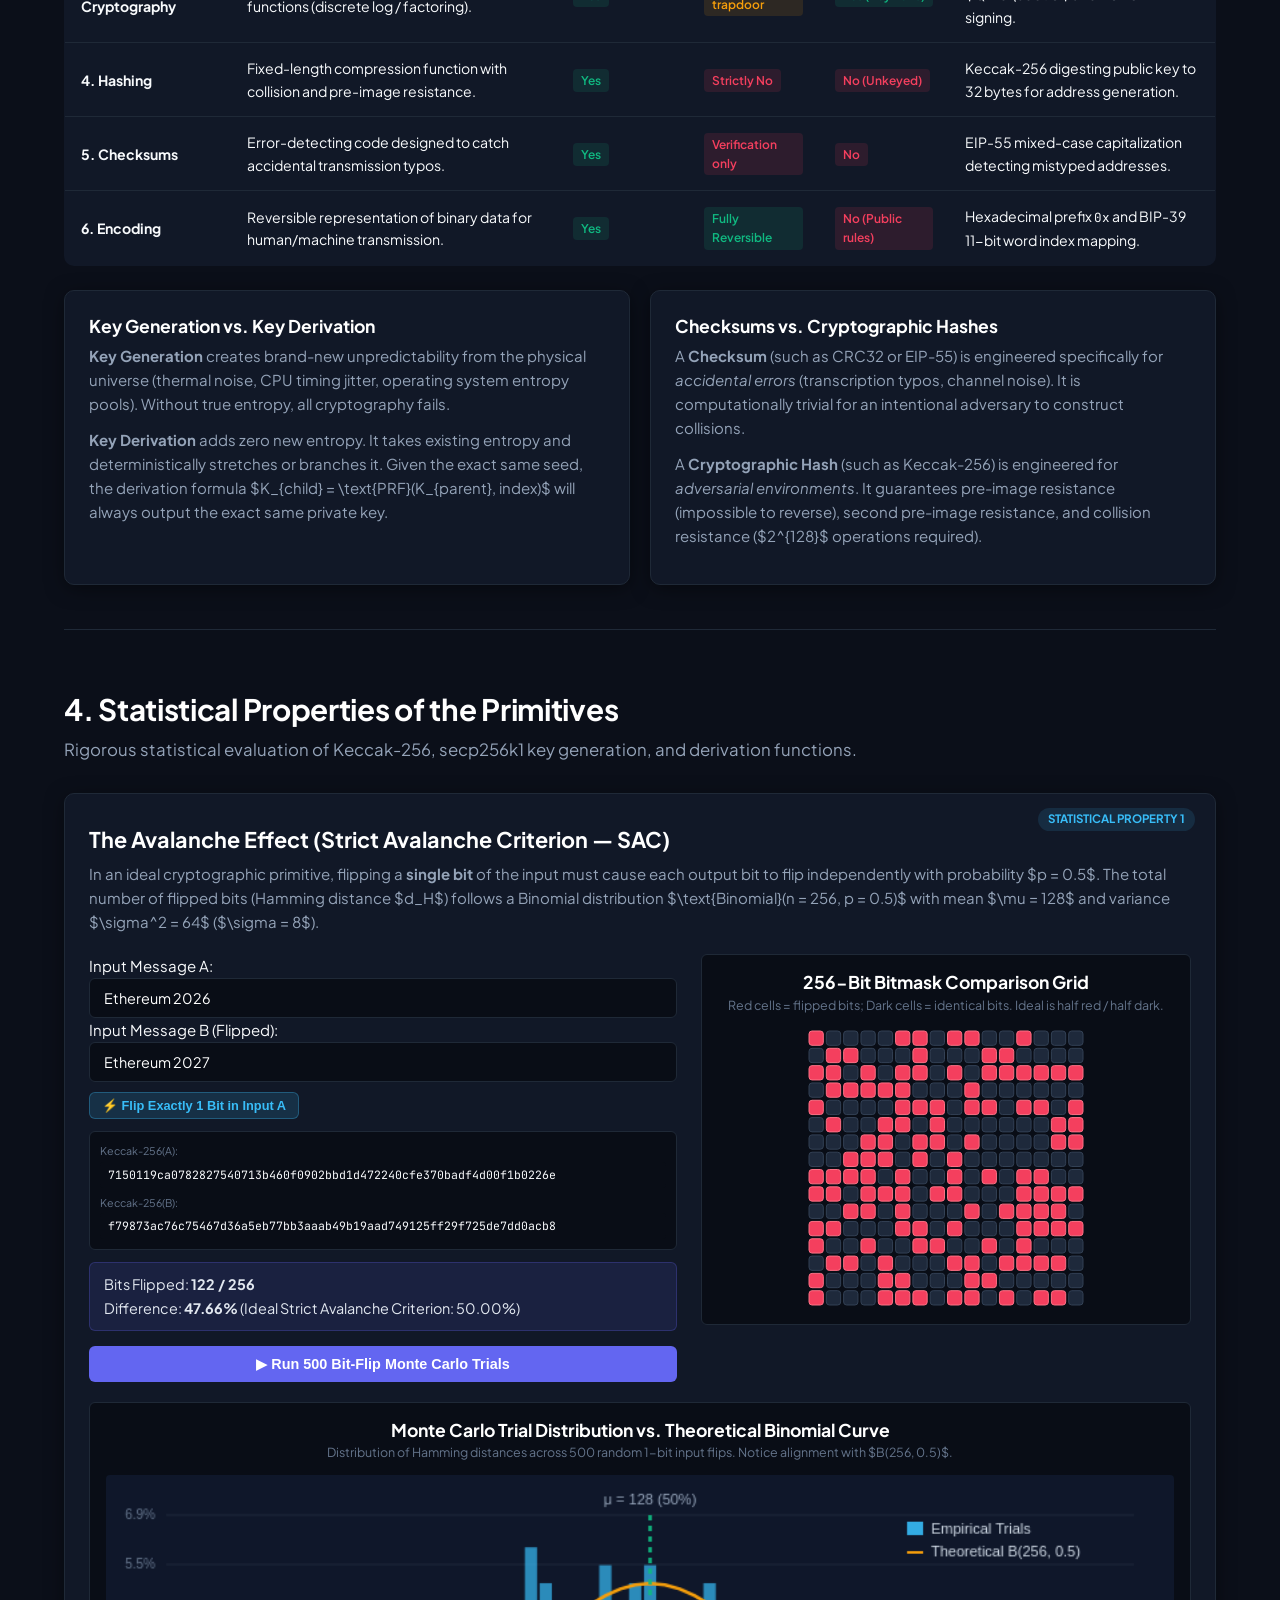
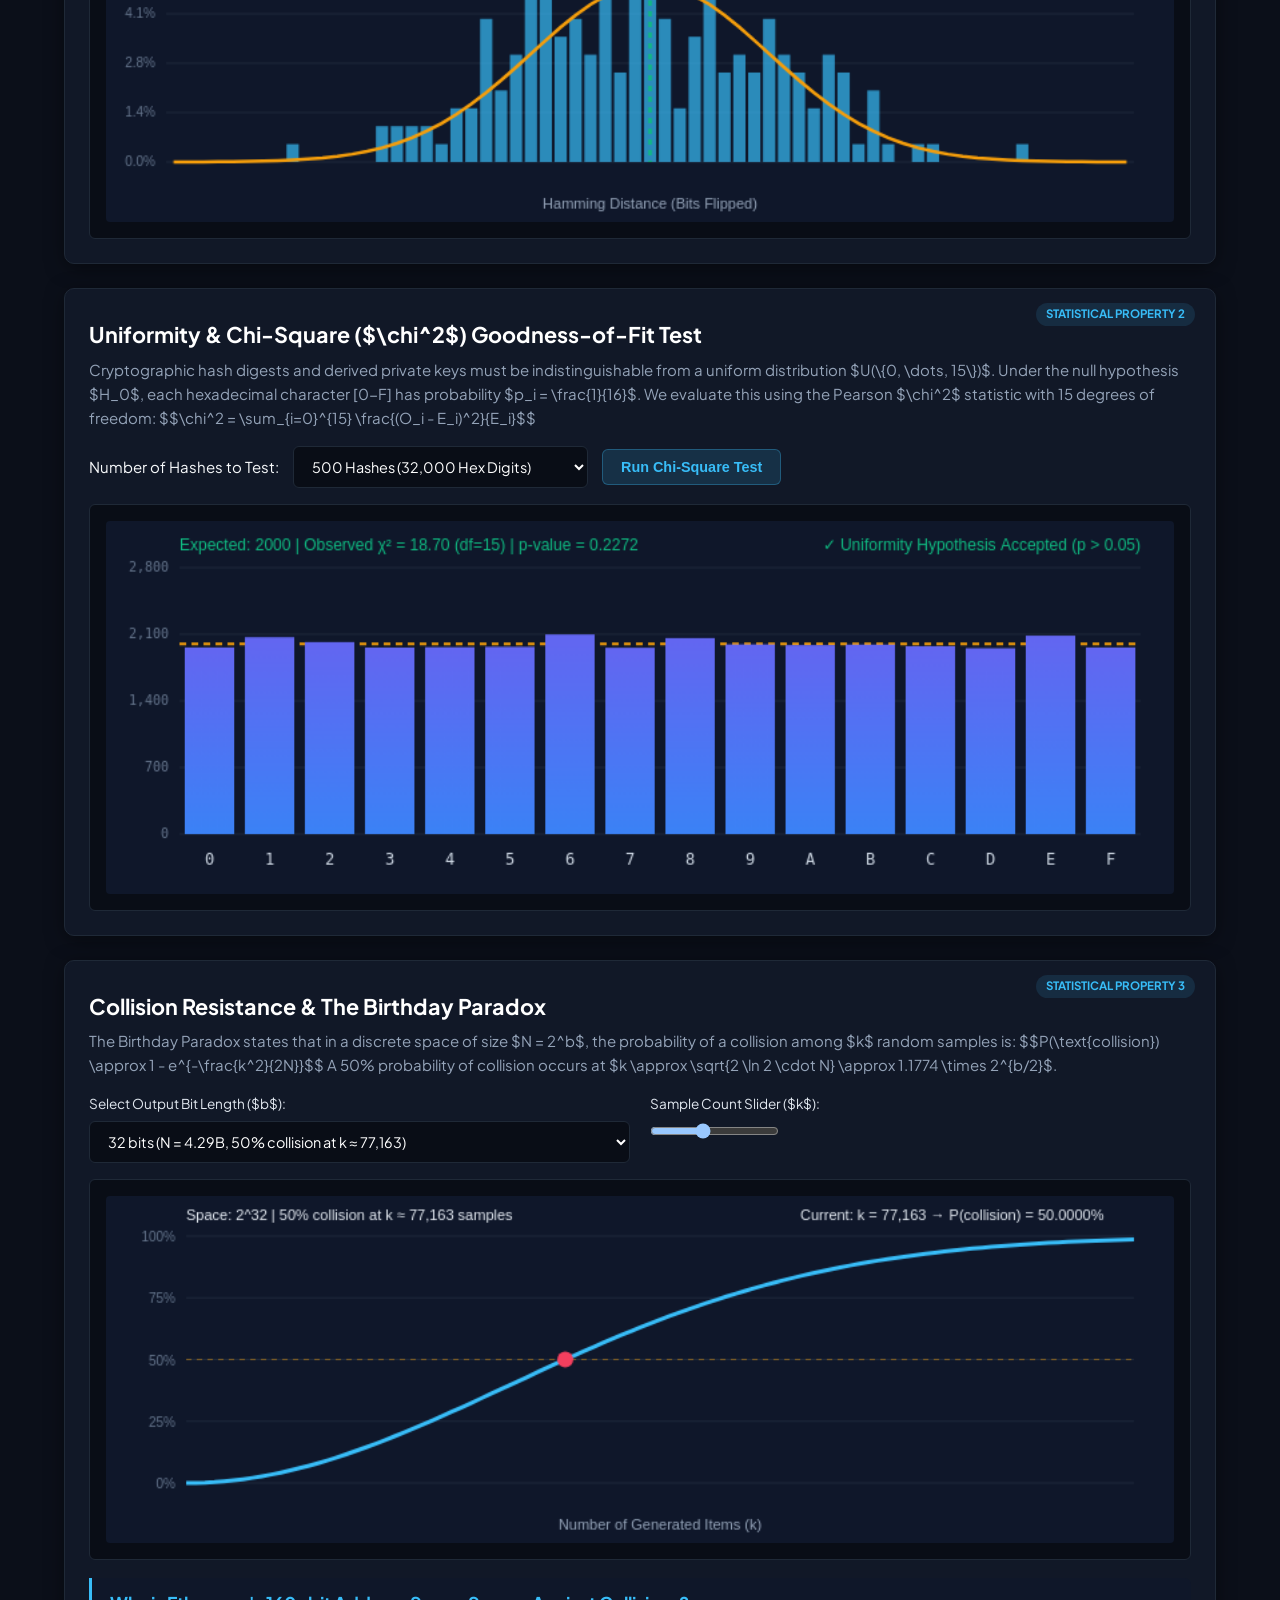
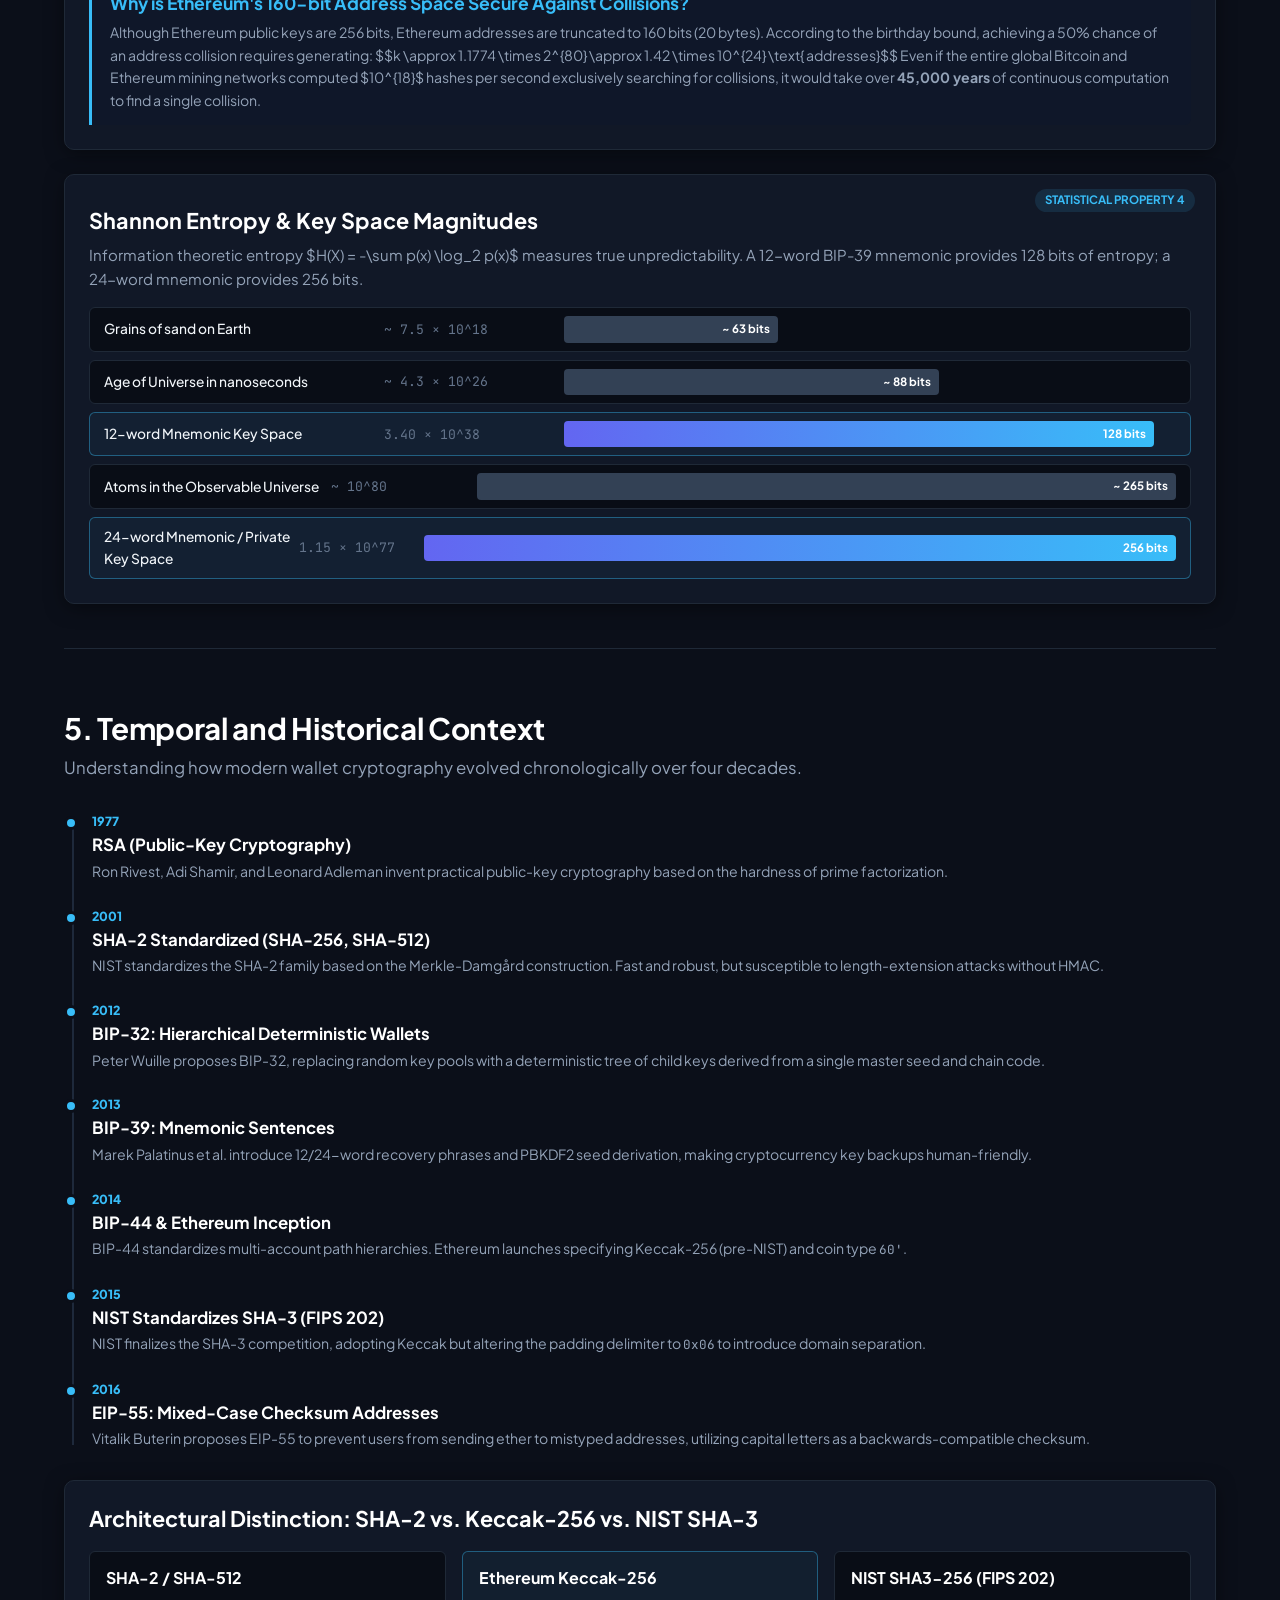
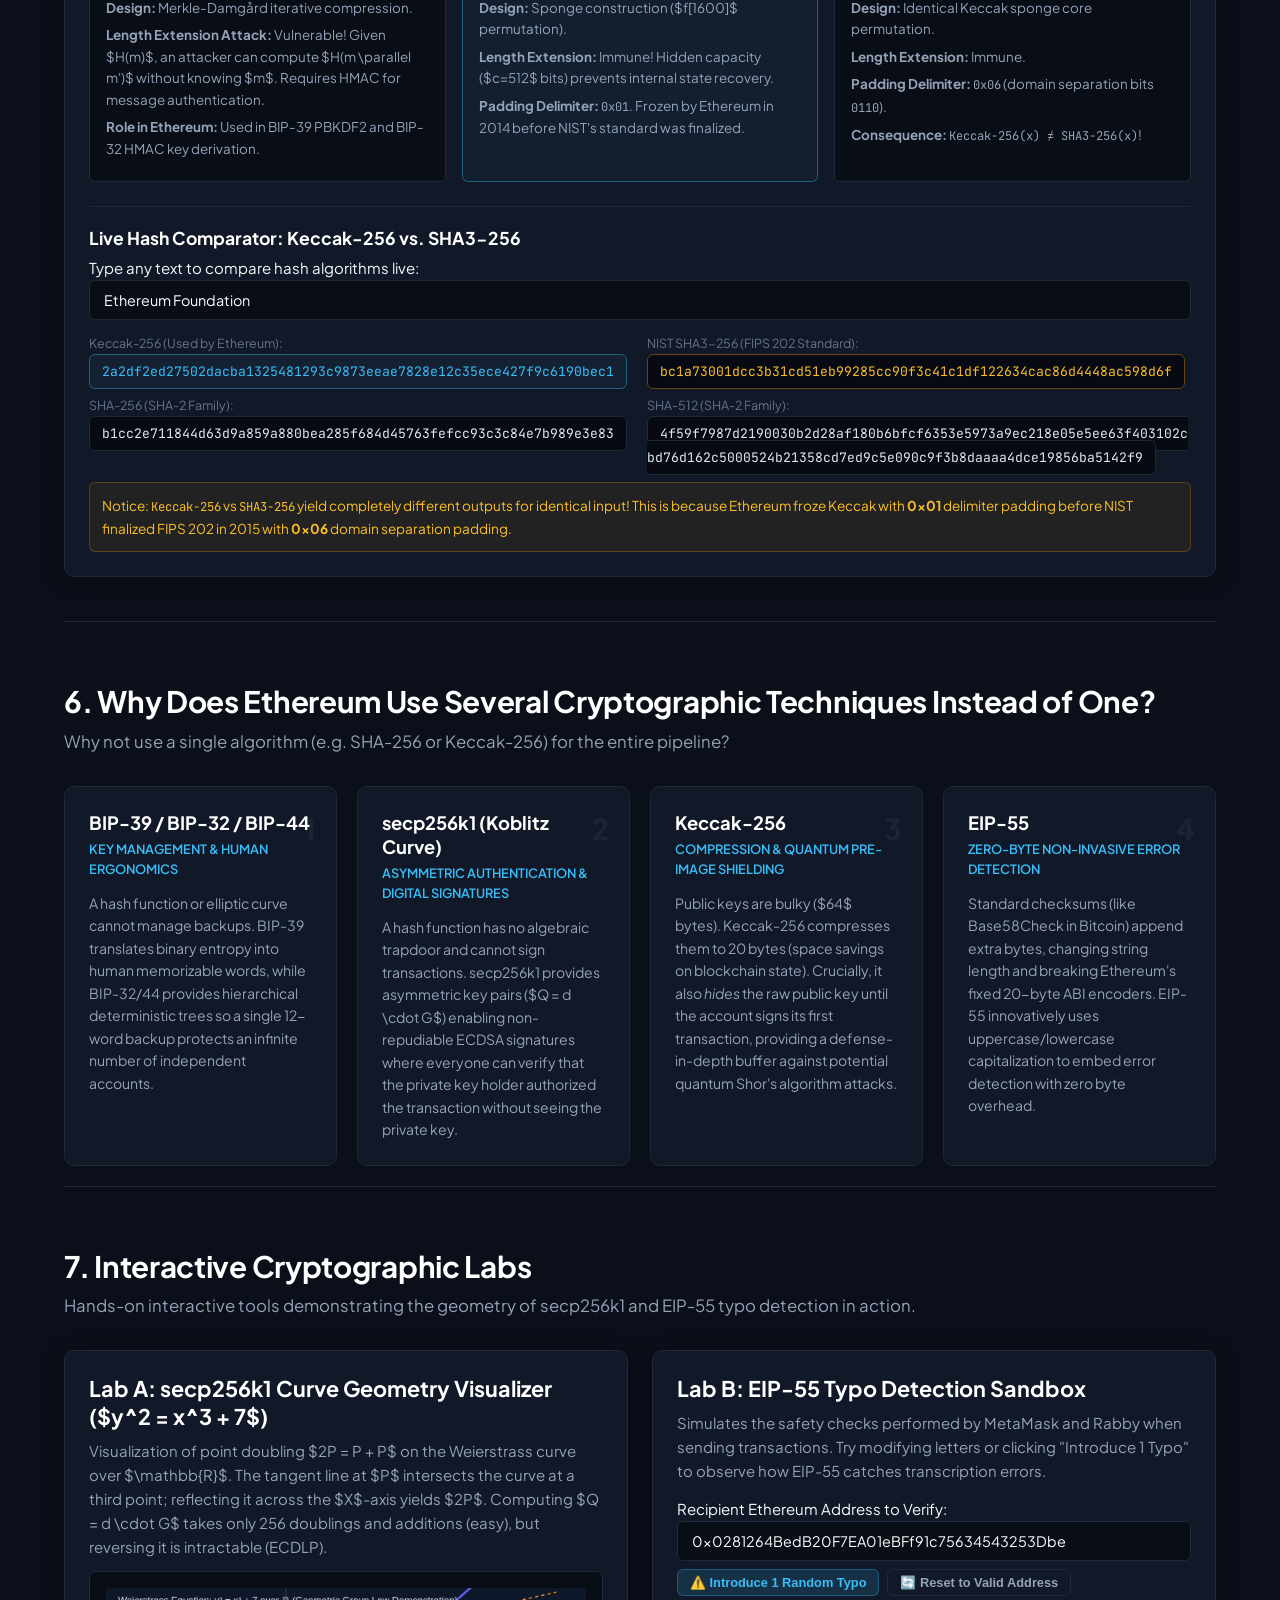
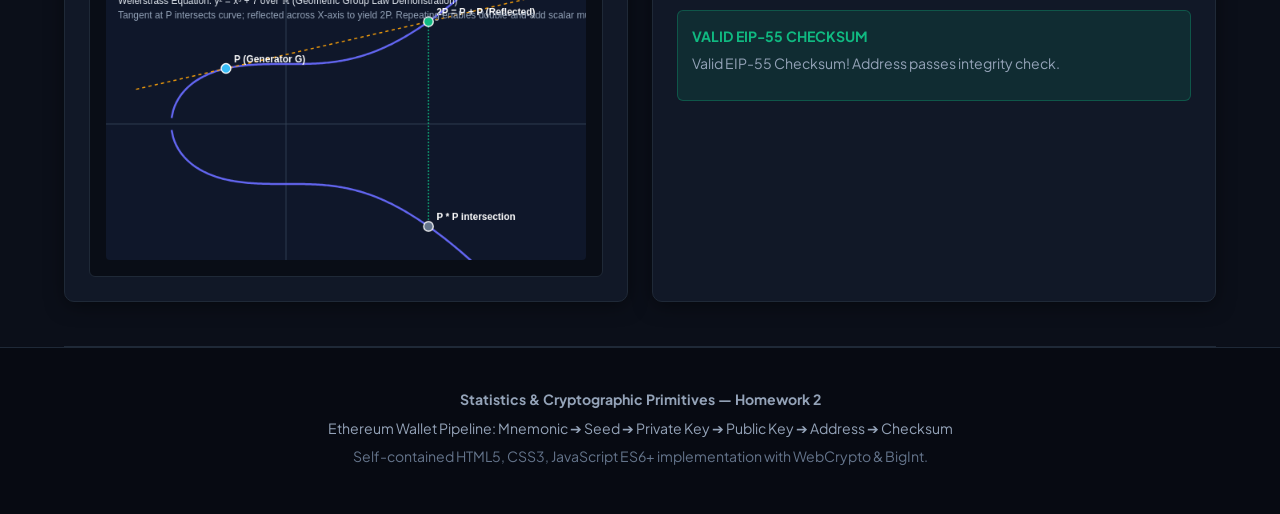
<file: HMWK2/index.html>
<!DOCTYPE html>
<html lang="en">
<head>
    <meta charset="UTF-8">
    <meta name="viewport" content="width=device-width, initial-scale=1.0">
    <title>From Wallet Seed to Ethereum Address — Cryptographic Pipeline & Statistical Properties</title>
    <meta name="description" content="A comprehensive interactive exploration of the Ethereum wallet cryptographic pipeline (BIP-39, BIP-32, BIP-44, secp256k1, Keccak-256, EIP-55), statistical properties, and chronological history.">
    <link rel="stylesheet" href="style.css">
    <link rel="preconnect" href="https://fonts.googleapis.com">
    <link rel="preconnect" href="https://fonts.gstatic.com" crossorigin>
    <link href="https://fonts.googleapis.com/css2?family=JetBrains+Mono:wght@400;500;600&family=Plus+Jakarta+Sans:wght@400;500;600;700;800&display=swap" rel="stylesheet">
</head>
<body>

    <!-- Header Navigation -->
    <header class="navbar">
        <div class="nav-container">
            <div class="logo-area">
                <span class="badge-tag">HMWK 2</span>
                <span class="logo-title">Ethereum Cryptographic Pipeline</span>
            </div>
            <nav class="nav-links">
                <a href="#pipeline">Live Pipeline</a>
                <a href="#standards">Standards</a>
                <a href="#distinctions">5 Distinctions</a>
                <a href="#statistical">Statistical Tests</a>
                <a href="#history">Historical Context</a>
                <a href="#architecture">Architecture</a>
                <a href="#labs">Interactive Labs</a>
            </nav>
        </div>
    </header>

    <!-- Hero Section -->
    <section class="hero-section">
        <div class="container">
            <div class="hero-badge">Statistics & Cryptographic Primitives</div>
            <h1>From Wallet Seed to Ethereum Address</h1>
            <p class="hero-subtitle">
                An interactive mathematical investigation of BIP-39 mnemonic generation, BIP-32/BIP-44 hierarchical key trees,
                secp256k1 elliptic curve cryptography, Keccak-256 hashing, EIP-55 checksumming, and empirical statistical properties.
            </p>
            <div class="hero-actions">
                <a href="#pipeline" class="btn btn-primary">⚡ Explore Live Pipeline</a>
                <a href="#statistical" class="btn btn-secondary">📊 View Statistical Experiments</a>
            </div>
        </div>
    </section>

    <!-- Main Content Container -->
    <main class="container">

        <!-- ================================================================= -->
        <!-- SECTION 1: LIVE INTERACTIVE PIPELINE                              -->
        <!-- ================================================================= -->
        <section id="pipeline" class="content-section">
            <div class="section-header">
                <h2>1. The Ethereum Wallet Cryptographic Pipeline</h2>
                <p>
                    Modern Ethereum wallets (e.g., <strong>MetaMask, Rabby, Exodus, Rainbow</strong>) deterministically derive
                    an infinite number of accounts from a single secret mnemonic phrase. Follow the step-by-step cryptographic transformations below.
                </p>
            </div>

            <!-- Pipeline Diagram -->
            <div class="pipeline-flow-diagram">
                <div class="flow-step">
                    <span class="step-icon">📝</span>
                    <strong>Mnemonic</strong>
                    <small>12/24 Words</small>
                </div>
                <div class="flow-arrow"><span>BIP-39</span>➔</div>
                <div class="flow-step">
                    <span class="step-icon">🌱</span>
                    <strong>512-bit Seed</strong>
                    <small>PBKDF2-HMAC-SHA512</small>
                </div>
                <div class="flow-arrow"><span>BIP-32 / 44</span>➔</div>
                <div class="flow-step">
                    <span class="step-icon">🔑</span>
                    <strong>Private Key</strong>
                    <small>256-bit Scalar</small>
                </div>
                <div class="flow-arrow"><span>secp256k1</span>➔</div>
                <div class="flow-step">
                    <span class="step-icon">📈</span>
                    <strong>Public Key</strong>
                    <small>Point (X, Y)</small>
                </div>
                <div class="flow-arrow"><span>Keccak-256</span>➔</div>
                <div class="flow-step">
                    <span class="step-icon">📬</span>
                    <strong>Raw Address</strong>
                    <small>Last 20 Bytes</small>
                </div>
                <div class="flow-arrow"><span>EIP-55</span>➔</div>
                <div class="flow-step active-final">
                    <span class="step-icon">🛡️</span>
                    <strong>Checksum Address</strong>
                    <small>Mixed-Case Hex</small>
                </div>
            </div>

            <!-- Pipeline Interactive Controls -->
            <div class="card control-card">
                <h3>Pipeline Input Controls</h3>
                <div class="control-grid">
                    <div class="control-group">
                        <label for="mnemonic-input">BIP-39 Mnemonic Sentence (12 or 24 words):</label>
                        <textarea id="mnemonic-input" rows="2" placeholder="Enter 12 or 24 words separated by spaces..."></textarea>
                        <div class="btn-group">
                            <button id="btn-generate-random" class="btn btn-sm btn-action">🎲 Generate Random 12 Words</button>
                            <button id="btn-load-test-vector" class="btn btn-sm btn-outline">📄 Load Standard Test Vector</button>
                        </div>
                    </div>
                    <div class="control-group">
                        <label for="passphrase-input">Optional BIP-39 Passphrase (Salt):</label>
                        <input type="text" id="passphrase-input" placeholder="Optional 13th word (empty by default)">
                        <small class="hint">Appended as salt: <code>"mnemonic" + passphrase</code>. Protects against hardware theft.</small>

                        <div class="account-selector-box">
                            <label for="account-index-input">BIP-44 Address Index (Account Switcher):</label>
                            <div class="account-stepper">
                                <button id="btn-prev-account" class="btn btn-stepper">−</button>
                                <input type="number" id="account-index-input" value="0" min="0" max="999">
                                <button id="btn-next-account" class="btn btn-stepper">+</button>
                                <span class="path-badge">Path: <code id="display-child-path">m/44'/60'/0'/0/0</code></span>
                            </div>
                            <small class="hint">MetaMask's "+ Add Account" simply increments this index!</small>
                        </div>
                    </div>
                </div>
                <div id="pipeline-status" class="status-msg success">✓ Ready</div>
            </div>

            <!-- Pipeline Detailed Stage Cards -->
            <div class="stage-cards-grid">
                <!-- Stage 1 -->
                <div class="stage-card">
                    <div class="stage-badge">Stage 1 · BIP-39</div>
                    <h4>Mnemonic Sentence & Entropy</h4>
                    <p class="stage-desc">
                        128 bits of entropy generated from a CSPRNG are concatenated with a 4-bit SHA-256 checksum.
                        The resulting 132 bits are split into 12 11-bit chunks, each indexing a word in the 2,048-word BIP-39 dictionary.
                    </p>
                    <div id="mnemonic-chips" class="chips-container"></div>
                    <div class="meta-row">
                        <span class="meta-label">Entropy Scale:</span>
                        <span id="display-entropy" class="meta-val code-font">128 bits (2^128 combinations)</span>
                    </div>
                </div>

                <!-- Stage 2 -->
                <div class="stage-card">
                    <div class="stage-badge">Stage 2 · Key Stretching</div>
                    <h4>BIP-39 512-bit Binary Seed</h4>
                    <p class="stage-desc">
                        Derived using <strong>PBKDF2-HMAC-SHA512</strong> with <strong>2,048 iterations</strong>.
                        Password = mnemonic phrase; Salt = <code>"mnemonic" + passphrase</code>.
                        Stretching enforces computational work against brute-force hardware.
                    </p>
                    <div class="output-box">
                        <label>512-bit Seed (64 Bytes Hex):</label>
                        <div id="display-seed" class="code-box">...</div>
                    </div>
                </div>

                <!-- Stage 3 -->
                <div class="stage-card">
                    <div class="stage-badge">Stage 3 · BIP-32 & BIP-44</div>
                    <h4>Master Key & Child Key Derivation</h4>
                    <p class="stage-desc">
                        <code>HMAC-SHA512("Bitcoin seed", Seed)</code> splits into a 256-bit Master Private Key and 256-bit Chain Code.
                        Traversing path <code>m/44'/60'/0'/0/index</code> computes the child private key using elliptic curve additions.
                    </p>
                    <div class="output-box">
                        <label>Child Private Key d (256-bit scalar):</label>
                        <div id="display-child-priv" class="code-box highlight-green">...</div>
                    </div>
                    <div class="sub-meta-grid">
                        <div><small>Master Priv:</small> <code id="display-master-priv" class="truncate-code">...</code></div>
                        <div><small>Master Chain Code:</small> <code id="display-master-cc" class="truncate-code">...</code></div>
                    </div>
                </div>

                <!-- Stage 4 -->
                <div class="stage-card">
                    <div class="stage-badge">Stage 4 · secp256k1</div>
                    <h4>Asymmetric Public Key (Elliptic Curve)</h4>
                    <p class="stage-desc">
                        Scalar multiplication on the Koblitz curve $y^2 = x^3 + 7 \pmod p$: $Q = d \times G = (X, Y)$.
                        The uncompressed public key consists of the 32-byte $X$ and 32-byte $Y$ coordinates ($64$ bytes total, omitting prefix <code>0x04</code>).
                    </p>
                    <div class="output-box">
                        <label>Public Key Coordinate X (32 Bytes):</label>
                        <div id="display-pub-x" class="code-box">...</div>
                        <label style="margin-top: 8px;">Public Key Coordinate Y (32 Bytes):</label>
                        <div id="display-pub-y" class="code-box">...</div>
                    </div>
                    <div class="meta-row">
                        <small>Total Uncompressed Length: 64 bytes (512 bits)</small>
                    </div>
                </div>

                <!-- Stage 5 -->
                <div class="stage-card">
                    <div class="stage-badge">Stage 5 · Keccak-256</div>
                    <h4>Hashing & Raw Address Truncation</h4>
                    <p class="stage-desc">
                        The uncompressed 64-byte public key is hashed with <strong>Keccak-256</strong>.
                        The Ethereum address is formed by taking the <strong>last 20 bytes</strong> (160 bits) of the 32-byte hash digest.
                    </p>
                    <div class="output-box">
                        <label>Keccak-256(PublicKey) [32 Bytes]:</label>
                        <div id="display-keccak-pub" class="code-box">...</div>
                        <label style="margin-top: 8px;">Raw Ethereum Address (Last 20 Bytes / 40 Hex Digits):</label>
                        <div id="display-raw-address" class="code-box highlight-amber">...</div>
                    </div>
                </div>

                <!-- Stage 6 -->
                <div class="stage-card">
                    <div class="stage-badge">Stage 6 · EIP-55</div>
                    <h4>Mixed-Case Checksummed Address</h4>
                    <p class="stage-desc">
                        To prevent catastrophic typographical errors, lowercase hex digits are conditionally capitalized based on the
                        Keccak-256 hash of the address string: if the $i$-th nibble of the hash is $\ge 8$, the $i$-th letter is capitalized.
                    </p>
                    <div class="output-box">
                        <label>Final EIP-55 Checksummed Address:</label>
                        <div id="display-checksum-address" class="code-box highlight-emerald code-lg">...</div>
                    </div>
                </div>
            </div>

            <!-- EIP-55 Visual Inspector Table -->
            <div class="card eip-breakdown-card">
                <h3>EIP-55 Letter-by-Letter Checksum Inspector</h3>
                <p>
                    Each address character $a_i$ corresponds to the $i$-th nibble $h_i$ of $\text{Keccak-256}(\text{lowercase}(a))$.
                    Characters where $h_i \ge 8$ (i.e. '8','9','a','b','c','d','e','f') are converted to uppercase. Decimal numbers (0-9) are unaffected.
                </p>
                <div id="eip55-breakdown-container" class="eip-breakdown-grid"></div>
            </div>
        </section>

        <!-- ================================================================= -->
        <!-- SECTION 2: STANDARDS & CRYPTOGRAPHIC PRIMITIVES                  -->
        <!-- ================================================================= -->
        <section id="standards" class="content-section">
            <div class="section-header">
                <h2>2. The Standards and Cryptographic Primitives</h2>
                <p>
                    A technical overview of the six foundational standards that comprise the Ethereum wallet ecosystem.
                </p>
            </div>

            <div class="standards-grid">
                <!-- BIP-39 -->
                <div class="standard-box">
                    <div class="box-icon">📜</div>
                    <h3>BIP-39 — Mnemonic Code & Seed Generation</h3>
                    <p><strong>Year:</strong> 2013 | <strong>Authors:</strong> Marek Palatinus, Pavol Rusnak, Aaron Voisine, Sean Bowe</p>
                    <ul>
                        <li><strong>Purpose:</strong> Replaces cryptic 64-character hexadecimal seeds with 12 or 24 human-readable English words.</li>
                        <li><strong>Mechanism:</strong> Samples 128 to 256 bits of CSPRNG entropy, appends a checksum ($\text{SHA-256}(\text{entropy})[:\text{ENT}/32]$), and maps 11-bit segments to the 2,048-word dictionary.</li>
                        <li><strong>Seed Derivation:</strong> Applies <code>PBKDF2-HMAC-SHA512</code> with 2,048 iterations using salt <code>"mnemonic" + passphrase</code> to derive a 512-bit root seed.</li>
                        <li><strong>Security Benefit:</strong> High human fault tolerance; enables paper backups and mental recovery phrases.</li>
                    </ul>
                </div>

                <!-- BIP-32 -->
                <div class="standard-box">
                    <div class="box-icon">🌳</div>
                    <h3>BIP-32 — Hierarchical Deterministic (HD) Wallets</h3>
                    <p><strong>Year:</strong> 2012 | <strong>Author:</strong> Peter Wuille</p>
                    <ul>
                        <li><strong>Purpose:</strong> Allows deriving an entire tree of keys from a single master seed without needing continuous new backups.</li>
                        <li><strong>Chain Code:</strong> A 256-bit random entropy buffer mixed with parent keys to prevent parent key recovery from child key compromise.</li>
                        <li><strong>Hardened vs Normal Derivation:</strong> Normal derivation ($i < 2^{31}$) derives public child keys from public parent keys. Hardened derivation ($i \ge 2^{31}$, denoted with $'$ or $h$) requires the parent private key, protecting against public-key leak cascades.</li>
                    </ul>
                </div>

                <!-- BIP-44 -->
                <div class="standard-box">
                    <div class="box-icon">🧭</div>
                    <h3>BIP-44 — Multi-Account Derivation Hierarchy</h3>
                    <p><strong>Year:</strong> 2014 | <strong>Authors:</strong> Marek Palatinus, Pavol Rusnak</p>
                    <ul>
                        <li><strong>Purpose:</strong> Defines an interoperable 5-level derivation path standard:
                            <code>m / purpose' / coin_type' / account' / change / address_index</code>
                        </li>
                        <li><strong>Ethereum Path:</strong> <code>m/44'/60'/0'/0/i</code>. Coin type <code>60'</code> is registered for Ethereum (SLIP-0044).</li>
                        <li><strong>Wallet Interoperability:</strong> Ensures that entering the same 12-word mnemonic in MetaMask, Rabby, Rainbow, or Ledger produces the exact same accounts and balances in the identical order.</li>
                    </ul>
                </div>

                <!-- secp256k1 -->
                <div class="standard-box">
                    <div class="box-icon">📐</div>
                    <h3>secp256k1 — Koblitz Elliptic Curve</h3>
                    <p><strong>Standardized:</strong> Certicom SEC 2 (2000) | <strong>Curve:</strong> $y^2 = x^3 + 7 \pmod p$</p>
                    <ul>
                        <li><strong>Field Size:</strong> $p = 2^{256} - 2^{32} - 977$ (a special prime allowing ultra-fast modular reductions).</li>
                        <li><strong>Asymmetric Trapdoor:</strong> Given private scalar $d \in [1, n-1]$, computing public key $Q = d \cdot G$ is trivial via repeated doubling ($O(\log d)$), but finding $d$ given $Q$ requires solving the Elliptic Curve Discrete Logarithm Problem (ECDLP), which requires $\approx 2^{128}$ operations.</li>
                        <li><strong>Signatures:</strong> Used for ECDSA digital signatures to authorize state transitions and transactions on the blockchain.</li>
                    </ul>
                </div>

                <!-- Keccak-256 -->
                <div class="standard-box">
                    <div class="box-icon">🌪️</div>
                    <h3>Keccak-256 — Cryptographic Sponge Hash Function</h3>
                    <p><strong>Designed:</strong> 2008 | <strong>Authors:</strong> Guido Bertoni, Joan Daemen, Michaël Peeters, Gilles Van Assche</p>
                    <ul>
                        <li><strong>Sponge Construction:</strong> Absorbs state into a $5 \times 5$ matrix of 64-bit words (1600 bits) with rate $r = 1088$ and capacity $c = 512$, transformed by 24 rounds of permutation function $f[1600]$.</li>
                        <li><strong>Ethereum Adoption:</strong> Adopted in 2014 before NIST standardized SHA-3 in 2015. Uses Keccak padding <code>0x01</code> instead of NIST FIPS 202 padding <code>0x06</code>.</li>
                        <li><strong>Role:</strong> Compresses the 64-byte public key into 32 bytes; truncating to the last 20 bytes provides Ethereum's 160-bit address.</li>
                    </ul>
                </div>

                <!-- EIP-55 -->
                <div class="standard-box">
                    <div class="box-icon">🔡</div>
                    <h3>EIP-55 — Mixed-Case Address Checksum</h3>
                    <p><strong>Year:</strong> 2016 | <strong>Author:</strong> Vitalik Buterin</p>
                    <ul>
                        <li><strong>Problem:</strong> Standard Ethereum addresses are raw hexadecimal with no checksum. A single mistyped character sends funds to an inaccessible burn address.</li>
                        <li><strong>Zero-Overhead Solution:</strong> Uses capitalization (uppercase/lowercase) to encode a checksum without increasing address length (remains 40 hex digits) and preserving backward compatibility with case-insensitive parsers.</li>
                        <li><strong>Typo Detection:</strong> Detects roughly $99.998\%$ of accidental typographical errors (a $1 - (1/2)^{15}$ error detection rate).</li>
                    </ul>
                </div>
            </div>

            <!-- Practical Software Box -->
            <div class="card practical-wallet-card">
                <h3>Practical Wallet Implementation (MetaMask, Rabby, Exodus, Rainbow)</h3>
                <p>
                    How desktop and browser wallets coordinate these standards under the hood:
                </p>
                <div class="wallet-step-list">
                    <div class="wallet-item">
                        <span class="wallet-num">1</span>
                        <div>
                            <strong>Wallet Setup & Vault Creation:</strong>
                            When you create a wallet, the client uses a CSPRNG to generate 128 bits of entropy, translates it to a 12-word BIP-39 mnemonic, derives the master seed, and encrypts it locally with your user password (using AES-GCM or scrypt).
                        </div>
                    </div>
                    <div class="wallet-item">
                        <span class="wallet-num">2</span>
                        <div>
                            <strong>Account Derivation:</strong>
                            When you click "+ Create Account", the wallet doesn't generate a new phrase; it simply derives child key `m/44'/60'/0'/0/1`, `m/44'/60'/0'/0/2`, and so forth.
                        </div>
                    </div>
                    <div class="wallet-item">
                        <span class="wallet-num">3</span>
                        <div>
                            <strong>Transaction Signing:</strong>
                            Websites (dApps) never see your private key. When you confirm a transaction, MetaMask uses your private scalar $d$ to produce an ECDSA signature $(r, s, v)$ on secp256k1 and broadcasts it to the network.
                        </div>
                    </div>
                    <div class="wallet-item">
                        <span class="wallet-num">4</span>
                        <div>
                            <strong>Input Validation:</strong>
                            When you paste an address to send funds, Rabby/MetaMask applies EIP-55 validation. If you accidentally alter a letter or digit, a red warning blocks the transaction.
                        </div>
                    </div>
                </div>
            </div>
        </section>

        <!-- ================================================================= -->
        <!-- SECTION 3: FIVE CONCEPTUAL DISTINCTIONS                          -->
        <!-- ================================================================= -->
        <section id="distinctions" class="content-section">
            <div class="section-header">
                <h2>3. Five Fundamental Conceptual Distinctions</h2>
                <p>
                    To understand the pipeline rigorously, we must distinguish between five often-confused cryptographic concepts.
                </p>
            </div>

            <div class="distinctions-table-container">
                <table class="comparison-table">
                    <thead>
                        <tr>
                            <th>Concept</th>
                            <th>Primary Definition & Role</th>
                            <th>Deterministic?</th>
                            <th>Reversible?</th>
                            <th>Key-Dependent?</th>
                            <th>Ethereum Role</th>
                        </tr>
                    </thead>
                    <tbody>
                        <tr>
                            <td><strong>1. Key Generation</strong></td>
                            <td>Sampling unpredictable bits from true physical entropy / CSPRNG.</td>
                            <td><span class="badge badge-no">No (Random)</span></td>
                            <td><span class="badge badge-no">No</span></td>
                            <td><span class="badge badge-no">No</span></td>
                            <td>Initial 128/256-bit entropy for BIP-39 mnemonic creation.</td>
                        </tr>
                        <tr>
                            <td><strong>2. Key Derivation</strong></td>
                            <td>Mathematically expanding an existing key/seed using pseudo-random functions (PRFs).</td>
                            <td><span class="badge badge-yes">Yes</span></td>
                            <td><span class="badge badge-no">No (One-way)</span></td>
                            <td><span class="badge badge-yes">Yes (Master Key)</span></td>
                            <td>BIP-32 & BIP-44 deriving child private keys from the master seed.</td>
                        </tr>
                        <tr>
                            <td><strong>3. Public-Key Cryptography</strong></td>
                            <td>Asymmetric math using trapdoor one-way functions (discrete log / factoring).</td>
                            <td><span class="badge badge-yes">Yes</span></td>
                            <td><span class="badge badge-partial">One-way trapdoor</span></td>
                            <td><span class="badge badge-yes">Yes (Key Pairs)</span></td>
                            <td>secp256k1 generating public key $Q = d \cdot G$ and ECDSA signing.</td>
                        </tr>
                        <tr>
                            <td><strong>4. Hashing</strong></td>
                            <td>Fixed-length compression function with collision and pre-image resistance.</td>
                            <td><span class="badge badge-yes">Yes</span></td>
                            <td><span class="badge badge-no">Strictly No</span></td>
                            <td><span class="badge badge-no">No (Unkeyed)</span></td>
                            <td>Keccak-256 digesting public key to 32 bytes for address generation.</td>
                        </tr>
                        <tr>
                            <td><strong>5. Checksums</strong></td>
                            <td>Error-detecting code designed to catch accidental transmission typos.</td>
                            <td><span class="badge badge-yes">Yes</span></td>
                            <td><span class="badge badge-no">Verification only</span></td>
                            <td><span class="badge badge-no">No</span></td>
                            <td>EIP-55 mixed-case capitalization detecting mistyped addresses.</td>
                        </tr>
                        <tr>
                            <td><strong>6. Encoding</strong></td>
                            <td>Reversible representation of binary data for human/machine transmission.</td>
                            <td><span class="badge badge-yes">Yes</span></td>
                            <td><span class="badge badge-yes">Fully Reversible</span></td>
                            <td><span class="badge badge-no">No (Public rules)</span></td>
                            <td>Hexadecimal prefix <code>0x</code> and BIP-39 11-bit word index mapping.</td>
                        </tr>
                    </tbody>
                </table>
            </div>

            <!-- Deep Dive Breakdown Cards -->
            <div class="cards-duo">
                <div class="card">
                    <h4>Key Generation vs. Key Derivation</h4>
                    <p>
                        <strong>Key Generation</strong> creates brand-new unpredictability from the physical universe
                        (thermal noise, CPU timing jitter, operating system entropy pools). Without true entropy, all cryptography fails.
                    </p>
                    <p>
                        <strong>Key Derivation</strong> adds zero new entropy. It takes existing entropy and deterministically stretches or branches it.
                        Given the exact same seed, the derivation formula $K_{child} = \text{PRF}(K_{parent}, index)$ will always output the exact same private key.
                    </p>
                </div>
                <div class="card">
                    <h4>Checksums vs. Cryptographic Hashes</h4>
                    <p>
                        A <strong>Checksum</strong> (such as CRC32 or EIP-55) is engineered specifically for <em>accidental errors</em> (transcription typos, channel noise).
                        It is computationally trivial for an intentional adversary to construct collisions.
                    </p>
                    <p>
                        A <strong>Cryptographic Hash</strong> (such as Keccak-256) is engineered for <em>adversarial environments</em>.
                        It guarantees pre-image resistance (impossible to reverse), second pre-image resistance, and collision resistance ($2^{128}$ operations required).
                    </p>
                </div>
            </div>
        </section>

        <!-- ================================================================= -->
        <!-- SECTION 4: STATISTICAL PROPERTIES & EXPERIMENTS                  -->
        <!-- ================================================================= -->
        <section id="statistical" class="content-section">
            <div class="section-header">
                <h2>4. Statistical Properties of the Primitives</h2>
                <p>
                    Rigorous statistical evaluation of Keccak-256, secp256k1 key generation, and derivation functions.
                </p>
            </div>

            <!-- EXPERIMENT 1: Avalanche Effect -->
            <div class="card experiment-card">
                <div class="experiment-badge">Statistical Property 1</div>
                <h3>The Avalanche Effect (Strict Avalanche Criterion — SAC)</h3>
                <p>
                    In an ideal cryptographic primitive, flipping a <strong>single bit</strong> of the input must cause each output bit
                    to flip independently with probability $p = 0.5$. The total number of flipped bits (Hamming distance $d_H$)
                    follows a Binomial distribution $\text{Binomial}(n = 256, p = 0.5)$ with mean $\mu = 128$ and variance $\sigma^2 = 64$ ($\sigma = 8$).
                </p>

                <div class="avalanche-grid-layout">
                    <div class="avalanche-controls">
                        <label for="avalanche-input-a">Input Message A:</label>
                        <input type="text" id="avalanche-input-a" value="Ethereum 2026">
                        <label for="avalanche-input-b" style="margin-top: 8px;">Input Message B (Flipped):</label>
                        <input type="text" id="avalanche-input-b" value="Ethereum 2027">

                        <button id="btn-flip-one-bit" class="btn btn-sm btn-action" style="margin-top: 10px;">⚡ Flip Exactly 1 Bit in Input A</button>

                        <div class="hash-readout">
                            <small>Keccak-256(A):</small>
                            <code id="avalanche-hash-a" class="truncate-code">...</code>
                            <small style="margin-top: 6px;">Keccak-256(B):</small>
                            <code id="avalanche-hash-b" class="truncate-code">...</code>
                        </div>

                        <div id="avalanche-stats" class="stats-banner">
                            Bits Flipped: <strong>128 / 256</strong> (50.00%)
                        </div>

                        <button id="btn-run-monte-carlo" class="btn btn-primary" style="margin-top: 15px; width: 100%;">
                            ▶ Run 500 Bit-Flip Monte Carlo Trials
                        </button>
                    </div>

                    <!-- Canvas Visualizers -->
                    <div class="canvas-display-column">
                        <div class="canvas-card">
                            <h4>256-Bit Bitmask Comparison Grid</h4>
                            <p class="canvas-sub">Red cells = flipped bits; Dark cells = identical bits. Ideal is half red / half dark.</p>
                            <canvas id="canvas-avalanche-grid" width="280" height="280"></canvas>
                        </div>
                    </div>
                </div>

                <!-- Monte Carlo Histogram Canvas -->
                <div class="canvas-card full-width-canvas" style="margin-top: 20px;">
                    <h4>Monte Carlo Trial Distribution vs. Theoretical Binomial Curve</h4>
                    <p class="canvas-sub">Distribution of Hamming distances across 500 random 1-bit input flips. Notice alignment with $B(256, 0.5)$.</p>
                    <canvas id="canvas-monte-carlo" width="800" height="260"></canvas>
                </div>
            </div>

            <!-- EXPERIMENT 2: Uniformity & Chi-Square Test -->
            <div class="card experiment-card">
                <div class="experiment-badge">Statistical Property 2</div>
                <h3>Uniformity & Chi-Square ($\chi^2$) Goodness-of-Fit Test</h3>
                <p>
                    Cryptographic hash digests and derived private keys must be indistinguishable from a uniform distribution $U(\{0, \dots, 15\})$.
                    Under the null hypothesis $H_0$, each hexadecimal character [0-F] has probability $p_i = \frac{1}{16}$.
                    We evaluate this using the Pearson $\chi^2$ statistic with 15 degrees of freedom:
                    $$\chi^2 = \sum_{i=0}^{15} \frac{(O_i - E_i)^2}{E_i}$$
                </p>

                <div class="test-controls-row">
                    <label for="uniformity-sample-size">Number of Hashes to Test:</label>
                    <select id="uniformity-sample-size">
                        <option value="100">100 Hashes (6,400 Hex Digits)</option>
                        <option value="500" selected>500 Hashes (32,000 Hex Digits)</option>
                        <option value="1000">1,000 Hashes (64,000 Hex Digits)</option>
                        <option value="5000">5,000 Hashes (320,000 Hex Digits)</option>
                    </select>
                    <button id="btn-run-uniformity" class="btn btn-action">Run Chi-Square Test</button>
                </div>

                <div class="canvas-card full-width-canvas">
                    <canvas id="canvas-uniformity" width="800" height="280"></canvas>
                </div>
            </div>

            <!-- EXPERIMENT 3: Birthday Paradox & Collision Resistance -->
            <div class="card experiment-card">
                <div class="experiment-badge">Statistical Property 3</div>
                <h3>Collision Resistance & The Birthday Paradox</h3>
                <p>
                    The Birthday Paradox states that in a discrete space of size $N = 2^b$, the probability of a collision among $k$ random samples is:
                    $$P(\text{collision}) \approx 1 - e^{-\frac{k^2}{2N}}$$
                    A 50% probability of collision occurs at $k \approx \sqrt{2 \ln 2 \cdot N} \approx 1.1774 \times 2^{b/2}$.
                </p>

                <div class="birthday-control-panel">
                    <div class="control-pair">
                        <label for="birthday-bit-select">Select Output Bit Length ($b$):</label>
                        <select id="birthday-bit-select">
                            <option value="16">16 bits (N = 65,536, 50% collision at k ≈ 301)</option>
                            <option value="32" selected>32 bits (N = 4.29B, 50% collision at k ≈ 77,163)</option>
                            <option value="64">64 bits (N = 1.84×10^19, 50% collision at k ≈ 5.06×10^9)</option>
                        </select>
                    </div>
                    <div class="control-pair">
                        <label for="birthday-slider">Sample Count Slider ($k$):</label>
                        <input type="range" id="birthday-slider" min="1" max="100" value="40">
                    </div>
                </div>

                <div class="canvas-card full-width-canvas">
                    <canvas id="canvas-birthday" width="800" height="260"></canvas>
                </div>

                <div class="stat-explanation-callout">
                    <h4>Why is Ethereum's 160-bit Address Space Secure Against Collisions?</h4>
                    <p>
                        Although Ethereum public keys are 256 bits, Ethereum addresses are truncated to 160 bits (20 bytes).
                        According to the birthday bound, achieving a 50% chance of an address collision requires generating:
                        $$k \approx 1.1774 \times 2^{80} \approx 1.42 \times 10^{24} \text{ addresses}$$
                        Even if the entire global Bitcoin and Ethereum mining networks computed $10^{18}$ hashes per second exclusively searching for collisions,
                        it would take over <strong>45,000 years</strong> of continuous computation to find a single collision.
                    </p>
                </div>
            </div>

            <!-- EXPERIMENT 4: Shannon Entropy & Key Space -->
            <div class="card experiment-card">
                <div class="experiment-badge">Statistical Property 4</div>
                <h3>Shannon Entropy & Key Space Magnitudes</h3>
                <p>
                    Information theoretic entropy $H(X) = -\sum p(x) \log_2 p(x)$ measures true unpredictability.
                    A 12-word BIP-39 mnemonic provides 128 bits of entropy; a 24-word mnemonic provides 256 bits.
                </p>

                <div class="entropy-scale-table">
                    <div class="entropy-row">
                        <span class="entropy-entity">Grains of sand on Earth</span>
                        <span class="entropy-val">~ 7.5 × 10^18</span>
                        <span class="entropy-bar" style="width: 20%;">~ 63 bits</span>
                    </div>
                    <div class="entropy-row">
                        <span class="entropy-entity">Age of Universe in nanoseconds</span>
                        <span class="entropy-val">~ 4.3 × 10^26</span>
                        <span class="entropy-bar" style="width: 35%;">~ 88 bits</span>
                    </div>
                    <div class="entropy-row highlight-row">
                        <span class="entropy-entity">12-word Mnemonic Key Space</span>
                        <span class="entropy-val">3.40 × 10^38</span>
                        <span class="entropy-bar highlight-bar" style="width: 55%;">128 bits</span>
                    </div>
                    <div class="entropy-row">
                        <span class="entropy-entity">Atoms in the Observable Universe</span>
                        <span class="entropy-val">~ 10^80</span>
                        <span class="entropy-bar" style="width: 80%;">~ 265 bits</span>
                    </div>
                    <div class="entropy-row highlight-row">
                        <span class="entropy-entity">24-word Mnemonic / Private Key Space</span>
                        <span class="entropy-val">1.15 × 10^77</span>
                        <span class="entropy-bar highlight-bar" style="width: 100%;">256 bits</span>
                    </div>
                </div>
            </div>
        </section>

        <!-- ================================================================= -->
        <!-- SECTION 5: TEMPORAL AND HISTORICAL CONTEXT                       -->
        <!-- ================================================================= -->
        <section id="history" class="content-section">
            <div class="section-header">
                <h2>5. Temporal and Historical Context</h2>
                <p>
                    Understanding how modern wallet cryptography evolved chronologically over four decades.
                </p>
            </div>

            <!-- Historical Timeline -->
            <div class="timeline-container">
                <div class="timeline-item">
                    <div class="timeline-dot"></div>
                    <div class="timeline-date">1977</div>
                    <div class="timeline-content">
                        <h4>RSA (Public-Key Cryptography)</h4>
                        <p>Ron Rivest, Adi Shamir, and Leonard Adleman invent practical public-key cryptography based on the hardness of prime factorization.</p>
                    </div>
                </div>
                <div class="timeline-item">
                    <div class="timeline-dot"></div>
                    <div class="timeline-date">2001</div>
                    <div class="timeline-content">
                        <h4>SHA-2 Standardized (SHA-256, SHA-512)</h4>
                        <p>NIST standardizes the SHA-2 family based on the Merkle-Damgård construction. Fast and robust, but susceptible to length-extension attacks without HMAC.</p>
                    </div>
                </div>
                <div class="timeline-item">
                    <div class="timeline-dot"></div>
                    <div class="timeline-date">2012</div>
                    <div class="timeline-content">
                        <h4>BIP-32: Hierarchical Deterministic Wallets</h4>
                        <p>Peter Wuille proposes BIP-32, replacing random key pools with a deterministic tree of child keys derived from a single master seed and chain code.</p>
                    </div>
                </div>
                <div class="timeline-item">
                    <div class="timeline-dot"></div>
                    <div class="timeline-date">2013</div>
                    <div class="timeline-content">
                        <h4>BIP-39: Mnemonic Sentences</h4>
                        <p>Marek Palatinus et al. introduce 12/24-word recovery phrases and PBKDF2 seed derivation, making cryptocurrency key backups human-friendly.</p>
                    </div>
                </div>
                <div class="timeline-item">
                    <div class="timeline-dot"></div>
                    <div class="timeline-date">2014</div>
                    <div class="timeline-content">
                        <h4>BIP-44 & Ethereum Inception</h4>
                        <p>BIP-44 standardizes multi-account path hierarchies. Ethereum launches specifying Keccak-256 (pre-NIST) and coin type <code>60'</code>.</p>
                    </div>
                </div>
                <div class="timeline-item">
                    <div class="timeline-dot"></div>
                    <div class="timeline-date">2015</div>
                    <div class="timeline-content">
                        <h4>NIST Standardizes SHA-3 (FIPS 202)</h4>
                        <p>NIST finalizes the SHA-3 competition, adopting Keccak but altering the padding delimiter to <code>0x06</code> to introduce domain separation.</p>
                    </div>
                </div>
                <div class="timeline-item">
                    <div class="timeline-dot"></div>
                    <div class="timeline-date">2016</div>
                    <div class="timeline-content">
                        <h4>EIP-55: Mixed-Case Checksum Addresses</h4>
                        <p>Vitalik Buterin proposes EIP-55 to prevent users from sending ether to mistyped addresses, utilizing capital letters as a backwards-compatible checksum.</p>
                    </div>
                </div>
            </div>

            <!-- SHA-2 vs Keccak-256 vs NIST SHA-3 Comparison -->
            <div class="card deep-dive-card">
                <h3>Architectural Distinction: SHA-2 vs. Keccak-256 vs. NIST SHA-3</h3>
                <div class="comparison-grid">
                    <div class="comp-col">
                        <h4>SHA-2 / SHA-512</h4>
                        <ul>
                            <li><strong>Design:</strong> Merkle-Damgård iterative compression.</li>
                            <li><strong>Length Extension Attack:</strong> Vulnerable! Given $H(m)$, an attacker can compute $H(m \parallel m')$ without knowing $m$. Requires HMAC for message authentication.</li>
                            <li><strong>Role in Ethereum:</strong> Used in BIP-39 PBKDF2 and BIP-32 HMAC key derivation.</li>
                        </ul>
                    </div>
                    <div class="comp-col highlight-col">
                        <h4>Ethereum Keccak-256</h4>
                        <ul>
                            <li><strong>Design:</strong> Sponge construction ($f[1600]$ permutation).</li>
                            <li><strong>Length Extension:</strong> Immune! Hidden capacity ($c=512$ bits) prevents internal state recovery.</li>
                            <li><strong>Padding Delimiter:</strong> <code>0x01</code>. Frozen by Ethereum in 2014 before NIST's standard was finalized.</li>
                        </ul>
                    </div>
                    <div class="comp-col">
                        <h4>NIST SHA3-256 (FIPS 202)</h4>
                        <ul>
                            <li><strong>Design:</strong> Identical Keccak sponge core permutation.</li>
                            <li><strong>Length Extension:</strong> Immune.</li>
                            <li><strong>Padding Delimiter:</strong> <code>0x06</code> (domain separation bits <code>0110</code>).</li>
                            <li><strong>Consequence:</strong> <code>Keccak-256(x) ≠ SHA3-256(x)</code>!</li>
                        </ul>
                    </div>
                </div>

                <!-- Interactive Hash Comparator -->
                <div class="hash-lab-box">
                    <h4>Live Hash Comparator: Keccak-256 vs. SHA3-256</h4>
                    <label for="hash-lab-input">Type any text to compare hash algorithms live:</label>
                    <input type="text" id="hash-lab-input" value="Ethereum Foundation">

                    <div class="hash-results-grid">
                        <div>
                            <span class="hash-label">Keccak-256 (Used by Ethereum):</span>
                            <code id="hash-output-keccak256" class="code-box highlight-emerald">...</code>
                        </div>
                        <div>
                            <span class="hash-label">NIST SHA3-256 (FIPS 202 Standard):</span>
                            <code id="hash-output-sha3-256" class="code-box highlight-amber">...</code>
                        </div>
                        <div>
                            <span class="hash-label">SHA-256 (SHA-2 Family):</span>
                            <code id="hash-output-sha256" class="code-box">...</code>
                        </div>
                        <div>
                            <span class="hash-label">SHA-512 (SHA-2 Family):</span>
                            <code id="hash-output-sha512" class="code-box">...</code>
                        </div>
                    </div>
                    <div id="hash-padding-diff"></div>
                </div>
            </div>
        </section>

        <!-- ================================================================= -->
        <!-- SECTION 6: WHY MULTIPLE PRIMITIVES?                              -->
        <!-- ================================================================= -->
        <section id="architecture" class="content-section">
            <div class="section-header">
                <h2>6. Why Does Ethereum Use Several Cryptographic Techniques Instead of One?</h2>
                <p>
                    Why not use a single algorithm (e.g. SHA-256 or Keccak-256) for the entire pipeline?
                </p>
            </div>

            <div class="architecture-quad-grid">
                <div class="quad-card">
                    <div class="quad-num">1</div>
                    <h4>BIP-39 / BIP-32 / BIP-44</h4>
                    <p class="quad-role">Key Management & Human Ergonomics</p>
                    <p>
                        A hash function or elliptic curve cannot manage backups. BIP-39 translates binary entropy into human memorizable words,
                        while BIP-32/44 provides hierarchical deterministic trees so a single 12-word backup protects an infinite number of independent accounts.
                    </p>
                </div>
                <div class="quad-card">
                    <div class="quad-num">2</div>
                    <h4>secp256k1 (Koblitz Curve)</h4>
                    <p class="quad-role">Asymmetric Authentication & Digital Signatures</p>
                    <p>
                        A hash function has no algebraic trapdoor and cannot sign transactions. secp256k1 provides asymmetric key pairs ($Q = d \cdot G$)
                        enabling non-repudiable ECDSA signatures where everyone can verify that the private key holder authorized the transaction without seeing the private key.
                    </p>
                </div>
                <div class="quad-card">
                    <div class="quad-num">3</div>
                    <h4>Keccak-256</h4>
                    <p class="quad-role">Compression & Quantum Pre-Image Shielding</p>
                    <p>
                        Public keys are bulky ($64$ bytes). Keccak-256 compresses them to 20 bytes (space savings on blockchain state).
                        Crucially, it also <em>hides</em> the raw public key until the account signs its first transaction, providing a defense-in-depth buffer against potential quantum Shor's algorithm attacks.
                    </p>
                </div>
                <div class="quad-card">
                    <div class="quad-num">4</div>
                    <h4>EIP-55</h4>
                    <p class="quad-role">Zero-Byte Non-Invasive Error Detection</p>
                    <p>
                        Standard checksums (like Base58Check in Bitcoin) append extra bytes, changing string length and breaking Ethereum's fixed 20-byte ABI encoders.
                        EIP-55 innovatively uses uppercase/lowercase capitalization to embed error detection with zero byte overhead.
                    </p>
                </div>
            </div>
        </section>

        <!-- ================================================================= -->
        <!-- SECTION 7: INTERACTIVE CRYPTOGRAPHIC LABS                        -->
        <!-- ================================================================= -->
        <section id="labs" class="content-section">
            <div class="section-header">
                <h2>7. Interactive Cryptographic Labs</h2>
                <p>
                    Hands-on interactive tools demonstrating the geometry of secp256k1 and EIP-55 typo detection in action.
                </p>
            </div>

            <div class="labs-grid">
                <!-- LAB 1: secp256k1 Geometric Curve Visualizer -->
                <div class="card lab-card">
                    <h3>Lab A: secp256k1 Curve Geometry Visualizer ($y^2 = x^3 + 7$)</h3>
                    <p>
                        Visualization of point doubling $2P = P + P$ on the Weierstrass curve over $\mathbb{R}$.
                        The tangent line at $P$ intersects the curve at a third point; reflecting it across the $X$-axis yields $2P$.
                        Computing $Q = d \cdot G$ takes only 256 doublings and additions (easy), but reversing it is intractable (ECDLP).
                    </p>
                    <div class="canvas-card">
                        <canvas id="canvas-secp-curve" width="600" height="340"></canvas>
                    </div>
                </div>

                <!-- LAB 2: EIP-55 Typo Detection Sandbox -->
                <div class="card lab-card">
                    <h3>Lab B: EIP-55 Typo Detection Sandbox</h3>
                    <p>
                        Simulates the safety checks performed by MetaMask and Rabby when sending transactions.
                        Try modifying letters or clicking "Introduce 1 Typo" to observe how EIP-55 catches transcription errors.
                    </p>

                    <div class="typo-input-group">
                        <label for="typo-test-address">Recipient Ethereum Address to Verify:</label>
                        <input type="text" id="typo-test-address" class="code-font" value="0x9858EfFD232B4033E47d90003D41EC34EcaEda94">
                        
                        <div class="btn-group" style="margin-top: 8px;">
                            <button id="btn-flip-one-char" class="btn btn-sm btn-action">⚠️ Introduce 1 Random Typo</button>
                            <button id="btn-reset-typo" class="btn btn-sm btn-outline">🔄 Reset to Valid Address</button>
                        </div>
                    </div>

                    <div id="typo-test-status" class="typo-box valid">
                        <strong>VALID EIP-55 CHECKSUM</strong>
                        <p>Address passes integrity check.</p>
                    </div>
                </div>
            </div>
        </section>

    </main>

    <!-- Footer -->
    <footer class="footer">
        <div class="container footer-content">
            <p><strong>Statistics & Cryptographic Primitives — Homework 2</strong></p>
            <p>Ethereum Wallet Pipeline: Mnemonic ➔ Seed ➔ Private Key ➔ Public Key ➔ Address ➔ Checksum</p>
            <p class="footer-meta">Self-contained HTML5, CSS3, JavaScript ES6+ implementation with WebCrypto & BigInt.</p>
        </div>
    </footer>

    <!-- Scripts -->
    <script src="app.js"></script>
</body>
</html>
</file>
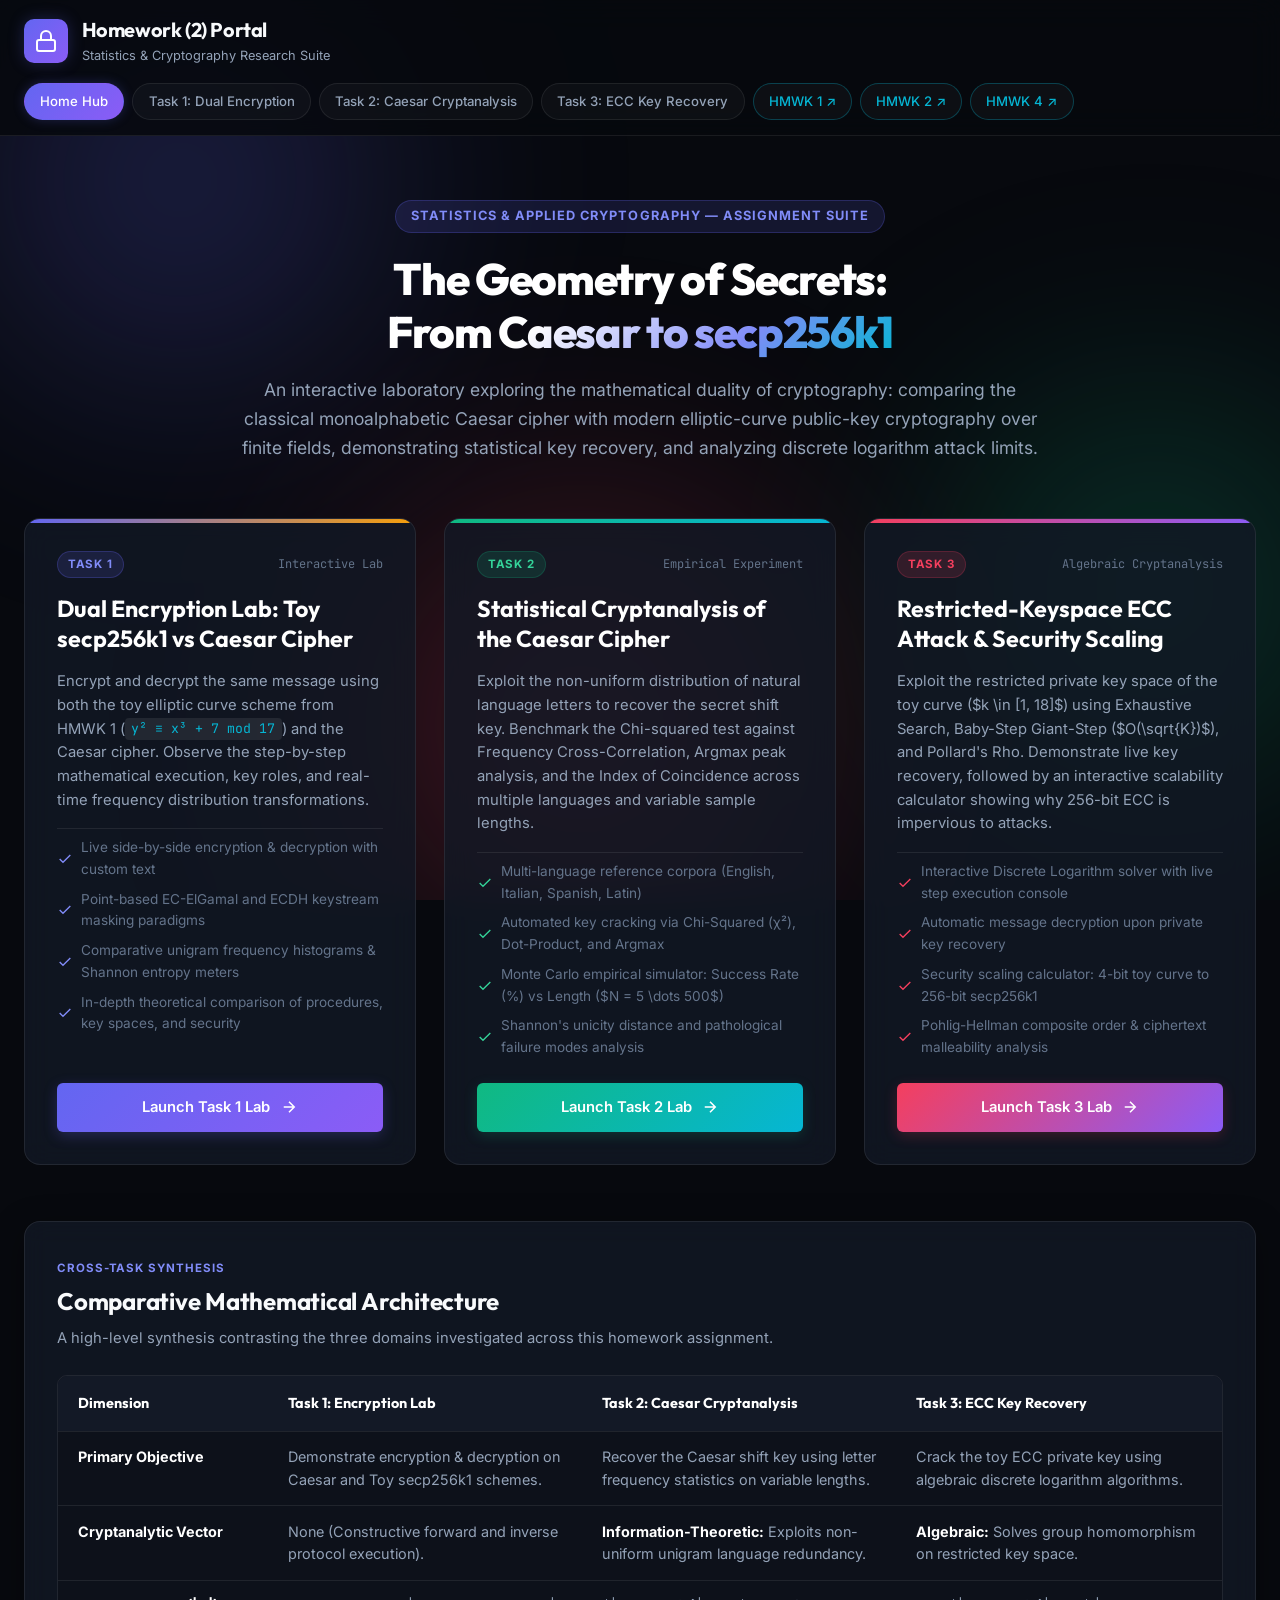
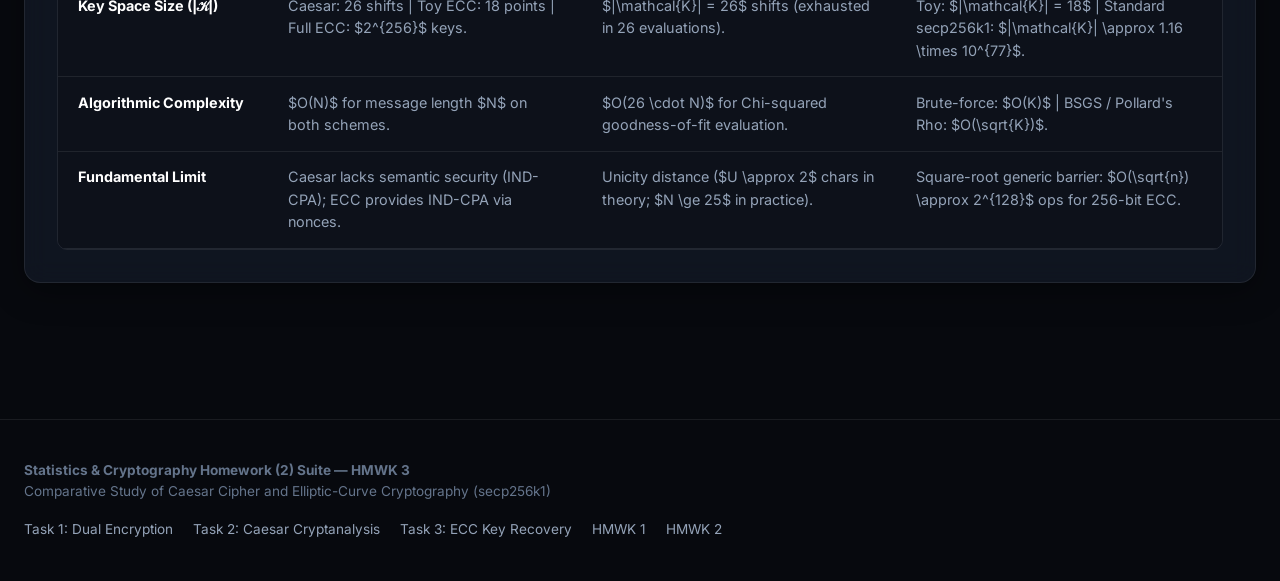
<file: HMWK3/index.html>
<!DOCTYPE html>
<html lang="en">

<head>
  <meta charset="UTF-8">
  <meta name="viewport" content="width=device-width, initial-scale=1.0">
  <title>Homework (2) — Cryptographic Foundations & Statistical Cryptanalysis | HMWK 3</title>
  <meta name="description"
    content="A unified research laboratory and portal for Homework 2 in Statistics & Cryptography. Features the Toy secp256k1 ECC scheme, Caesar cipher, Statistical Cryptanalysis, and Restricted-Keyspace Discrete Logarithm attacks.">
  <link rel="preconnect" href="https://fonts.googleapis.com">
  <link rel="preconnect" href="https://fonts.gstatic.com" crossorigin>
  <link
    href="https://fonts.googleapis.com/css2?family=Inter:wght@300;400;500;600;700&family=JetBrains+Mono:wght@400;500;600;700&family=Outfit:wght@500;600;700;800&family=Plus+Jakarta+Sans:wght@500;600;700;800&display=swap"
    rel="stylesheet">
  <link rel="stylesheet" href="home.css">
</head>

<body>
  <div class="app-background">
    <div class="glow-orb orb-1"></div>
    <div class="glow-orb orb-2"></div>
    <div class="glow-orb orb-3"></div>
  </div>

  <!-- Header -->
  <header class="app-header">
    <div class="header-container">
      <a href="index.html" class="logo-group">
        <div class="logo-icon">
          <svg viewBox="0 0 24 24" fill="none" stroke="currentColor" stroke-width="2" stroke-linecap="round"
            stroke-linejoin="round">
            <rect x="3" y="11" width="18" height="11" rx="2" ry="2"></rect>
            <path d="M7 11V7a5 5 0 0 1 10 0v4"></path>
          </svg>
        </div>
        <div>
          <h1 class="main-title">Homework (2) Portal</h1>
          <p class="subtitle">Statistics & Cryptography Research Suite</p>
        </div>
      </a>

      <nav class="header-nav" aria-label="Main Navigation">
        <a href="index.html" class="nav-pill active">Home Hub</a>
        <a href="task1.html" class="nav-pill">Task 1: Dual Encryption</a>
        <a href="task2.html" class="nav-pill">Task 2: Caesar Cryptanalysis</a>
        <a href="task3.html" class="nav-pill">Task 3: ECC Key Recovery</a>
        <a href="../HMWK1/index.html" class="nav-pill external" title="View HMWK 1">HMWK 1 ↗</a>
        <a href="../HMWK2/index.html" class="nav-pill external" title="View HMWK 2">HMWK 2 ↗</a>
        <a href="../HMWK4/index.html" class="nav-pill external" title="View HMWK 4">HMWK 4 ↗</a>
      </nav>
    </div>
  </header>

  <main class="main-content">
    <!-- Hero Section -->
    <section class="hero-banner">
      <div class="hero-badge">Statistics & Applied Cryptography — Assignment Suite</div>
      <h1 class="hero-title">
        The Geometry of Secrets: <br>
        <span class="gradient-text">From Caesar to secp256k1</span>
      </h1>
      <p class="hero-subtitle">
        An interactive laboratory exploring the mathematical duality of cryptography: comparing the classical
        monoalphabetic Caesar cipher with modern elliptic-curve public-key cryptography over finite fields,
        demonstrating statistical key recovery, and analyzing discrete logarithm attack limits.
      </p>
    </section>

    <!-- 3 TASKS CARDS GRID -->
    <section class="tasks-grid">
      <!-- TASK 1 CARD -->
      <article class="task-card task-1">
        <div class="card-top">
          <div class="card-badge-row">
            <span class="task-tag t1">Task 1</span>
            <span style="font-family: var(--font-mono); font-size: 0.75rem; color: var(--text-muted);">Interactive Lab</span>
          </div>
          <h2 class="card-title">Dual Encryption Lab: Toy secp256k1 vs Caesar Cipher</h2>
          <p class="card-desc">
            Encrypt and decrypt the same message using both the toy elliptic curve scheme from HMWK 1
            (<span class="code-pill">y² ≡ x³ + 7 mod 17</span>) and the Caesar cipher. Observe the step-by-step
            mathematical execution, key roles, and real-time frequency distribution transformations.
          </p>
          <ul class="card-features-list">
            <li>
              <svg viewBox="0 0 24 24" fill="none" stroke="currentColor" stroke-width="2">
                <polyline points="20 6 9 17 4 12"></polyline>
              </svg>
              <span>Live side-by-side encryption & decryption with custom text</span>
            </li>
            <li>
              <svg viewBox="0 0 24 24" fill="none" stroke="currentColor" stroke-width="2">
                <polyline points="20 6 9 17 4 12"></polyline>
              </svg>
              <span>Point-based EC-ElGamal and ECDH keystream masking paradigms</span>
            </li>
            <li>
              <svg viewBox="0 0 24 24" fill="none" stroke="currentColor" stroke-width="2">
                <polyline points="20 6 9 17 4 12"></polyline>
              </svg>
              <span>Comparative unigram frequency histograms & Shannon entropy meters</span>
            </li>
            <li>
              <svg viewBox="0 0 24 24" fill="none" stroke="currentColor" stroke-width="2">
                <polyline points="20 6 9 17 4 12"></polyline>
              </svg>
              <span>In-depth theoretical comparison of procedures, key spaces, and security</span>
            </li>
          </ul>
        </div>
        <a href="task1.html" class="card-btn btn-t1">
          <span>Launch Task 1 Lab</span>
          <svg width="18" height="18" viewBox="0 0 24 24" fill="none" stroke="currentColor" stroke-width="2">
            <path d="M5 12h14m-7-7 7 7-7 7"></path>
          </svg>
        </a>
      </article>

      <!-- TASK 2 CARD -->
      <article class="task-card task-2">
        <div class="card-top">
          <div class="card-badge-row">
            <span class="task-tag t2">Task 2</span>
            <span style="font-family: var(--font-mono); font-size: 0.75rem; color: var(--text-muted);">Empirical Experiment</span>
          </div>
          <h2 class="card-title">Statistical Cryptanalysis of the Caesar Cipher</h2>
          <p class="card-desc">
            Exploit the non-uniform distribution of natural language letters to recover the secret shift key.
            Benchmark the Chi-squared test against Frequency Cross-Correlation, Argmax peak analysis, and the Index of
            Coincidence across multiple languages and variable sample lengths.
          </p>
          <ul class="card-features-list">
            <li>
              <svg viewBox="0 0 24 24" fill="none" stroke="currentColor" stroke-width="2">
                <polyline points="20 6 9 17 4 12"></polyline>
              </svg>
              <span>Multi-language reference corpora (English, Italian, Spanish, Latin)</span>
            </li>
            <li>
              <svg viewBox="0 0 24 24" fill="none" stroke="currentColor" stroke-width="2">
                <polyline points="20 6 9 17 4 12"></polyline>
              </svg>
              <span>Automated key cracking via Chi-Squared (χ²), Dot-Product, and Argmax</span>
            </li>
            <li>
              <svg viewBox="0 0 24 24" fill="none" stroke="currentColor" stroke-width="2">
                <polyline points="20 6 9 17 4 12"></polyline>
              </svg>
              <span>Monte Carlo empirical simulator: Success Rate (%) vs Length ($N = 5 \dots 500$)</span>
            </li>
            <li>
              <svg viewBox="0 0 24 24" fill="none" stroke="currentColor" stroke-width="2">
                <polyline points="20 6 9 17 4 12"></polyline>
              </svg>
              <span>Shannon's unicity distance and pathological failure modes analysis</span>
            </li>
          </ul>
        </div>
        <a href="task2.html" class="card-btn btn-t2">
          <span>Launch Task 2 Lab</span>
          <svg width="18" height="18" viewBox="0 0 24 24" fill="none" stroke="currentColor" stroke-width="2">
            <path d="M5 12h14m-7-7 7 7-7 7"></path>
          </svg>
        </a>
      </article>

      <!-- TASK 3 CARD -->
      <article class="task-card task-3">
        <div class="card-top">
          <div class="card-badge-row">
            <span class="task-tag t3">Task 3</span>
            <span style="font-family: var(--font-mono); font-size: 0.75rem; color: var(--text-muted);">Algebraic Cryptanalysis</span>
          </div>
          <h2 class="card-title">Restricted-Keyspace ECC Attack & Security Scaling</h2>
          <p class="card-desc">
            Exploit the restricted private key space of the toy curve ($k \in [1, 18]$) using Exhaustive Search,
            Baby-Step Giant-Step ($O(\sqrt{K})$), and Pollard's Rho. Demonstrate live key recovery, followed by an
            interactive scalability calculator showing why 256-bit ECC is impervious to attacks.
          </p>
          <ul class="card-features-list">
            <li>
              <svg viewBox="0 0 24 24" fill="none" stroke="currentColor" stroke-width="2">
                <polyline points="20 6 9 17 4 12"></polyline>
              </svg>
              <span>Interactive Discrete Logarithm solver with live step execution console</span>
            </li>
            <li>
              <svg viewBox="0 0 24 24" fill="none" stroke="currentColor" stroke-width="2">
                <polyline points="20 6 9 17 4 12"></polyline>
              </svg>
              <span>Automatic message decryption upon private key recovery</span>
            </li>
            <li>
              <svg viewBox="0 0 24 24" fill="none" stroke="currentColor" stroke-width="2">
                <polyline points="20 6 9 17 4 12"></polyline>
              </svg>
              <span>Security scaling calculator: 4-bit toy curve to 256-bit secp256k1</span>
            </li>
            <li>
              <svg viewBox="0 0 24 24" fill="none" stroke="currentColor" stroke-width="2">
                <polyline points="20 6 9 17 4 12"></polyline>
              </svg>
              <span>Pohlig-Hellman composite order & ciphertext malleability analysis</span>
            </li>
          </ul>
        </div>
        <a href="task3.html" class="card-btn btn-t3">
          <span>Launch Task 3 Lab</span>
          <svg width="18" height="18" viewBox="0 0 24 24" fill="none" stroke="currentColor" stroke-width="2">
            <path d="M5 12h14m-7-7 7 7-7 7"></path>
          </svg>
        </a>
      </article>
    </section>

    <!-- SECTION: ACADEMIC COMPARATIVE MATRIX -->
    <section class="app-section">
      <div class="section-header">
        <div class="section-tag">Cross-Task Synthesis</div>
        <h2 class="section-title">Comparative Mathematical Architecture</h2>
        <p class="section-desc">
          A high-level synthesis contrasting the three domains investigated across this homework assignment.
        </p>
      </div>

      <div class="matrix-table-wrapper">
        <table class="matrix-table">
          <thead>
            <tr>
              <th style="width: 18%;">Dimension</th>
              <th style="width: 27%;">Task 1: Encryption Lab</th>
              <th style="width: 27%;">Task 2: Caesar Cryptanalysis</th>
              <th style="width: 28%;">Task 3: ECC Key Recovery</th>
            </tr>
          </thead>
          <tbody>
            <tr>
              <td><strong>Primary Objective</strong></td>
              <td>Demonstrate encryption & decryption on Caesar and Toy secp256k1 schemes.</td>
              <td>Recover the Caesar shift key using letter frequency statistics on variable lengths.</td>
              <td>Crack the toy ECC private key using algebraic discrete logarithm algorithms.</td>
            </tr>
            <tr>
              <td><strong>Cryptanalytic Vector</strong></td>
              <td>None (Constructive forward and inverse protocol execution).</td>
              <td><strong>Information-Theoretic:</strong> Exploits non-uniform unigram language redundancy.</td>
              <td><strong>Algebraic:</strong> Solves group homomorphism on restricted key space.</td>
            </tr>
            <tr>
              <td><strong>Key Space Size (|𝒦|)</strong></td>
              <td>Caesar: 26 shifts | Toy ECC: 18 points | Full ECC: $2^{256}$ keys.</td>
              <td>$|\mathcal{K}| = 26$ shifts (exhausted in 26 evaluations).</td>
              <td>Toy: $|\mathcal{K}| = 18$ | Standard secp256k1: $|\mathcal{K}| \approx 1.16 \times 10^{77}$.</td>
            </tr>
            <tr>
              <td><strong>Algorithmic Complexity</strong></td>
              <td>$O(N)$ for message length $N$ on both schemes.</td>
              <td>$O(26 \cdot N)$ for Chi-squared goodness-of-fit evaluation.</td>
              <td>Brute-force: $O(K)$ | BSGS / Pollard's Rho: $O(\sqrt{K})$.</td>
            </tr>
            <tr>
              <td><strong>Fundamental Limit</strong></td>
              <td>Caesar lacks semantic security (IND-CPA); ECC provides IND-CPA via nonces.</td>
              <td>Unicity distance ($U \approx 2$ chars in theory; $N \ge 25$ in practice).</td>
              <td>Square-root generic barrier: $O(\sqrt{n}) \approx 2^{128}$ ops for 256-bit ECC.</td>
            </tr>
          </tbody>
        </table>
      </div>
    </section>
  </main>

  <!-- Footer -->
  <footer class="app-footer">
    <div class="footer-container">
      <div>
        <p><strong>Statistics & Cryptography Homework (2) Suite — HMWK 3</strong></p>
        <p>Comparative Study of Caesar Cipher and Elliptic-Curve Cryptography (secp256k1)</p>
      </div>
      <div class="footer-links">
        <a href="task1.html">Task 1: Dual Encryption</a>
        <a href="task2.html">Task 2: Caesar Cryptanalysis</a>
        <a href="task3.html">Task 3: ECC Key Recovery</a>
        <a href="../HMWK1/index.html">HMWK 1</a>
        <a href="../HMWK2/index.html">HMWK 2</a>
      </div>
    </div>
  </footer>

  <script src="home.js"></script>
</body>

</html>
</file>
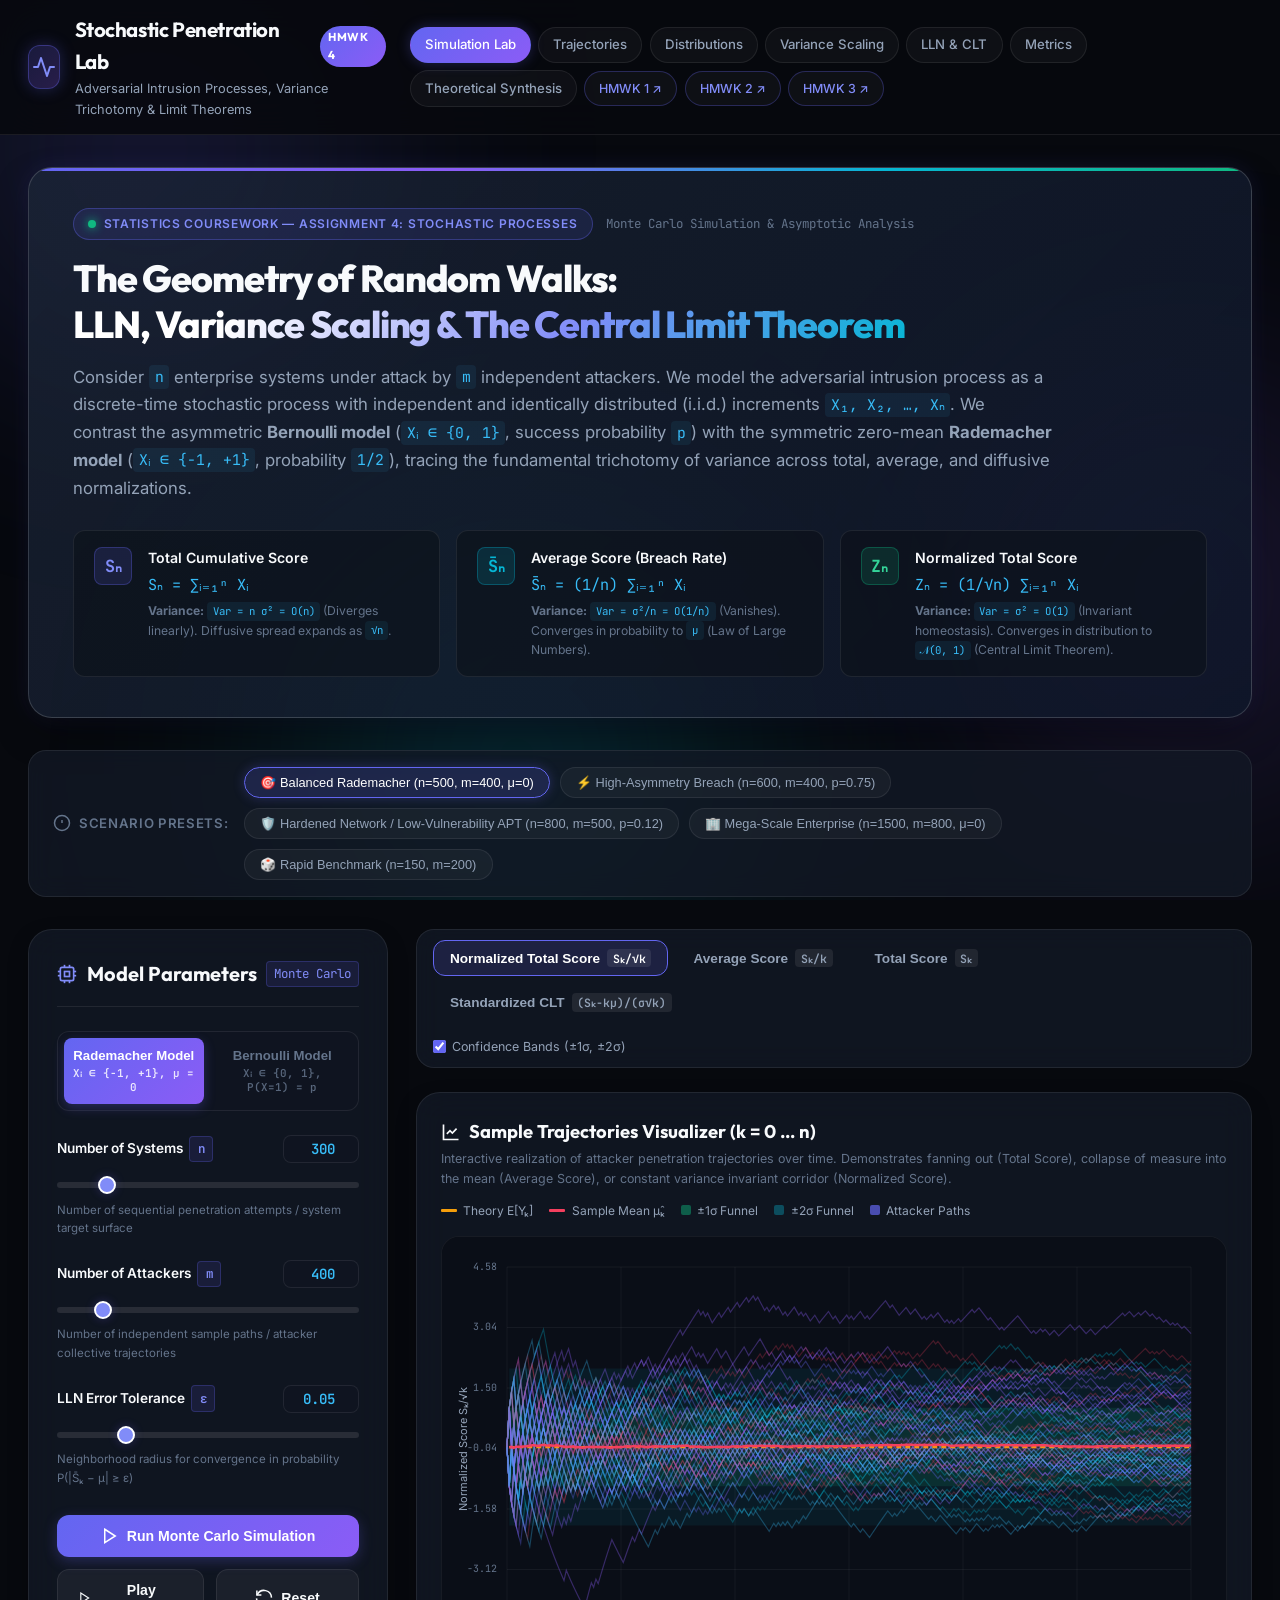
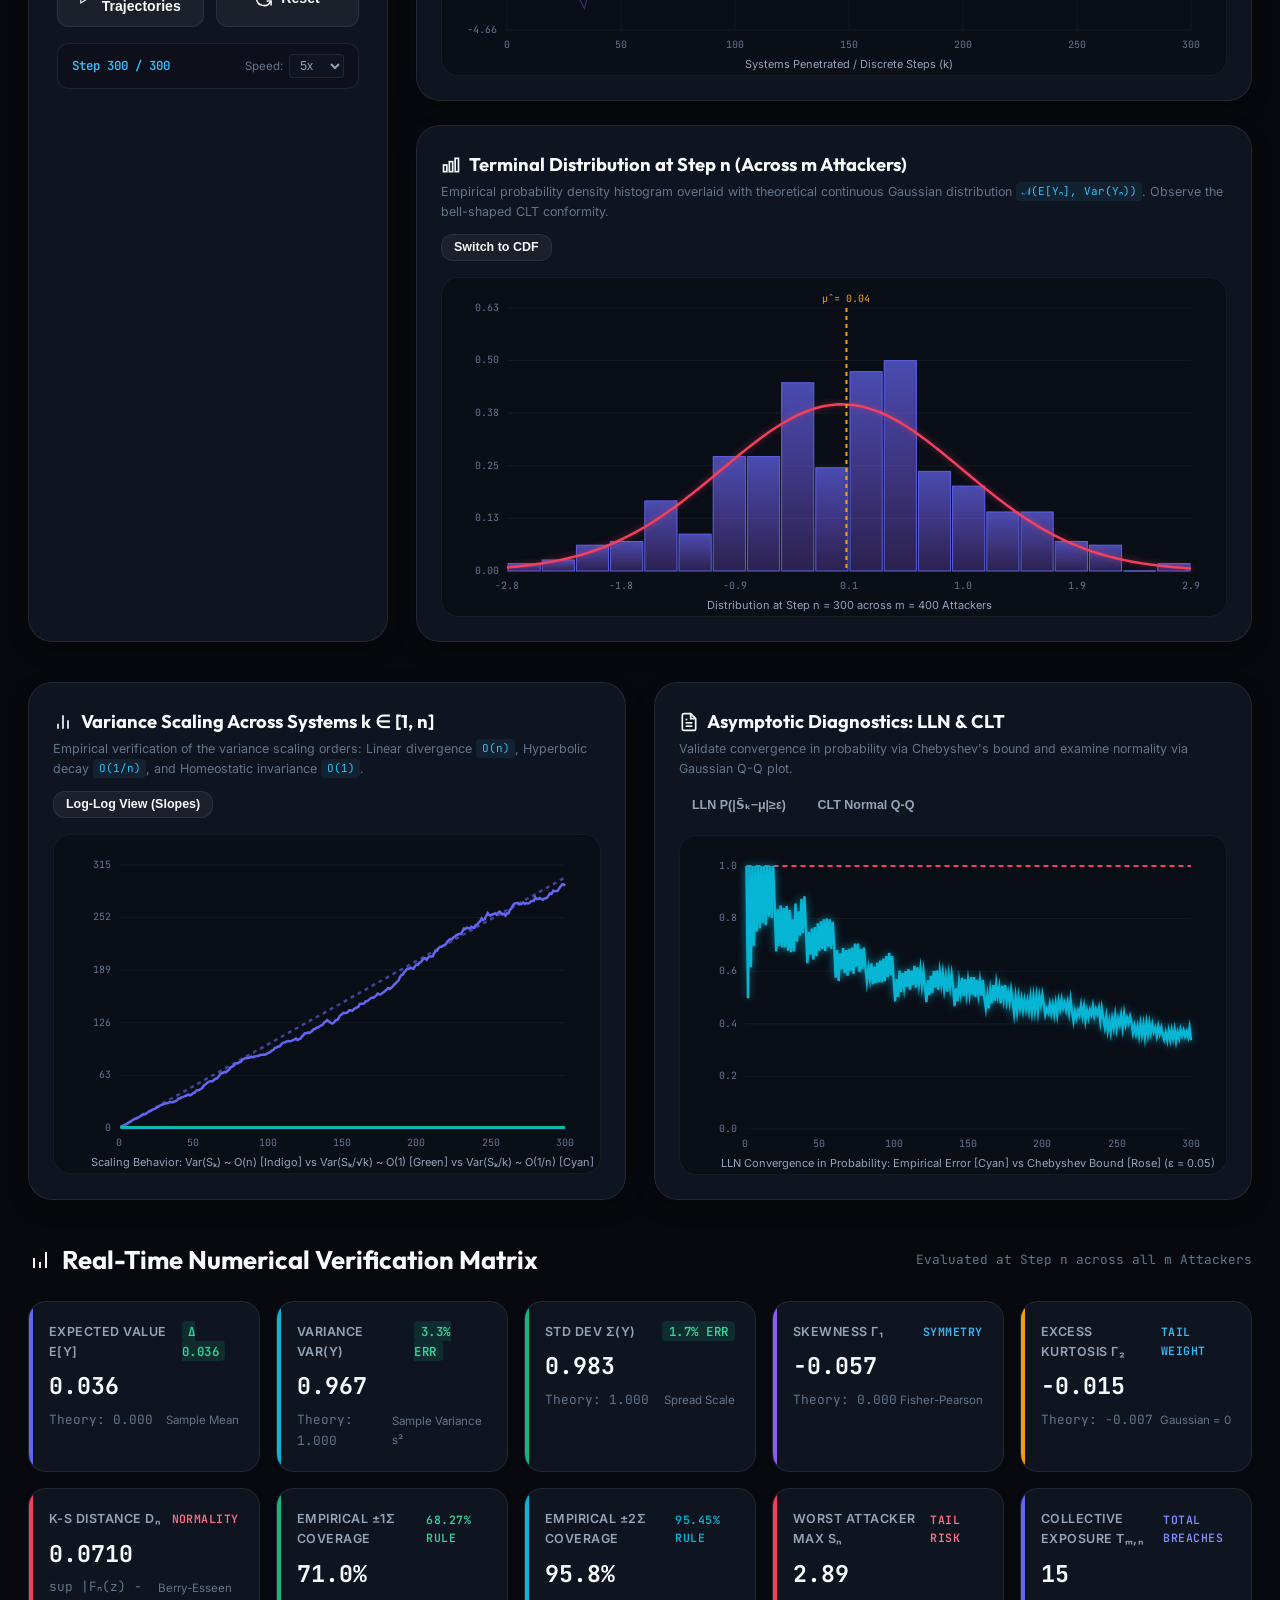
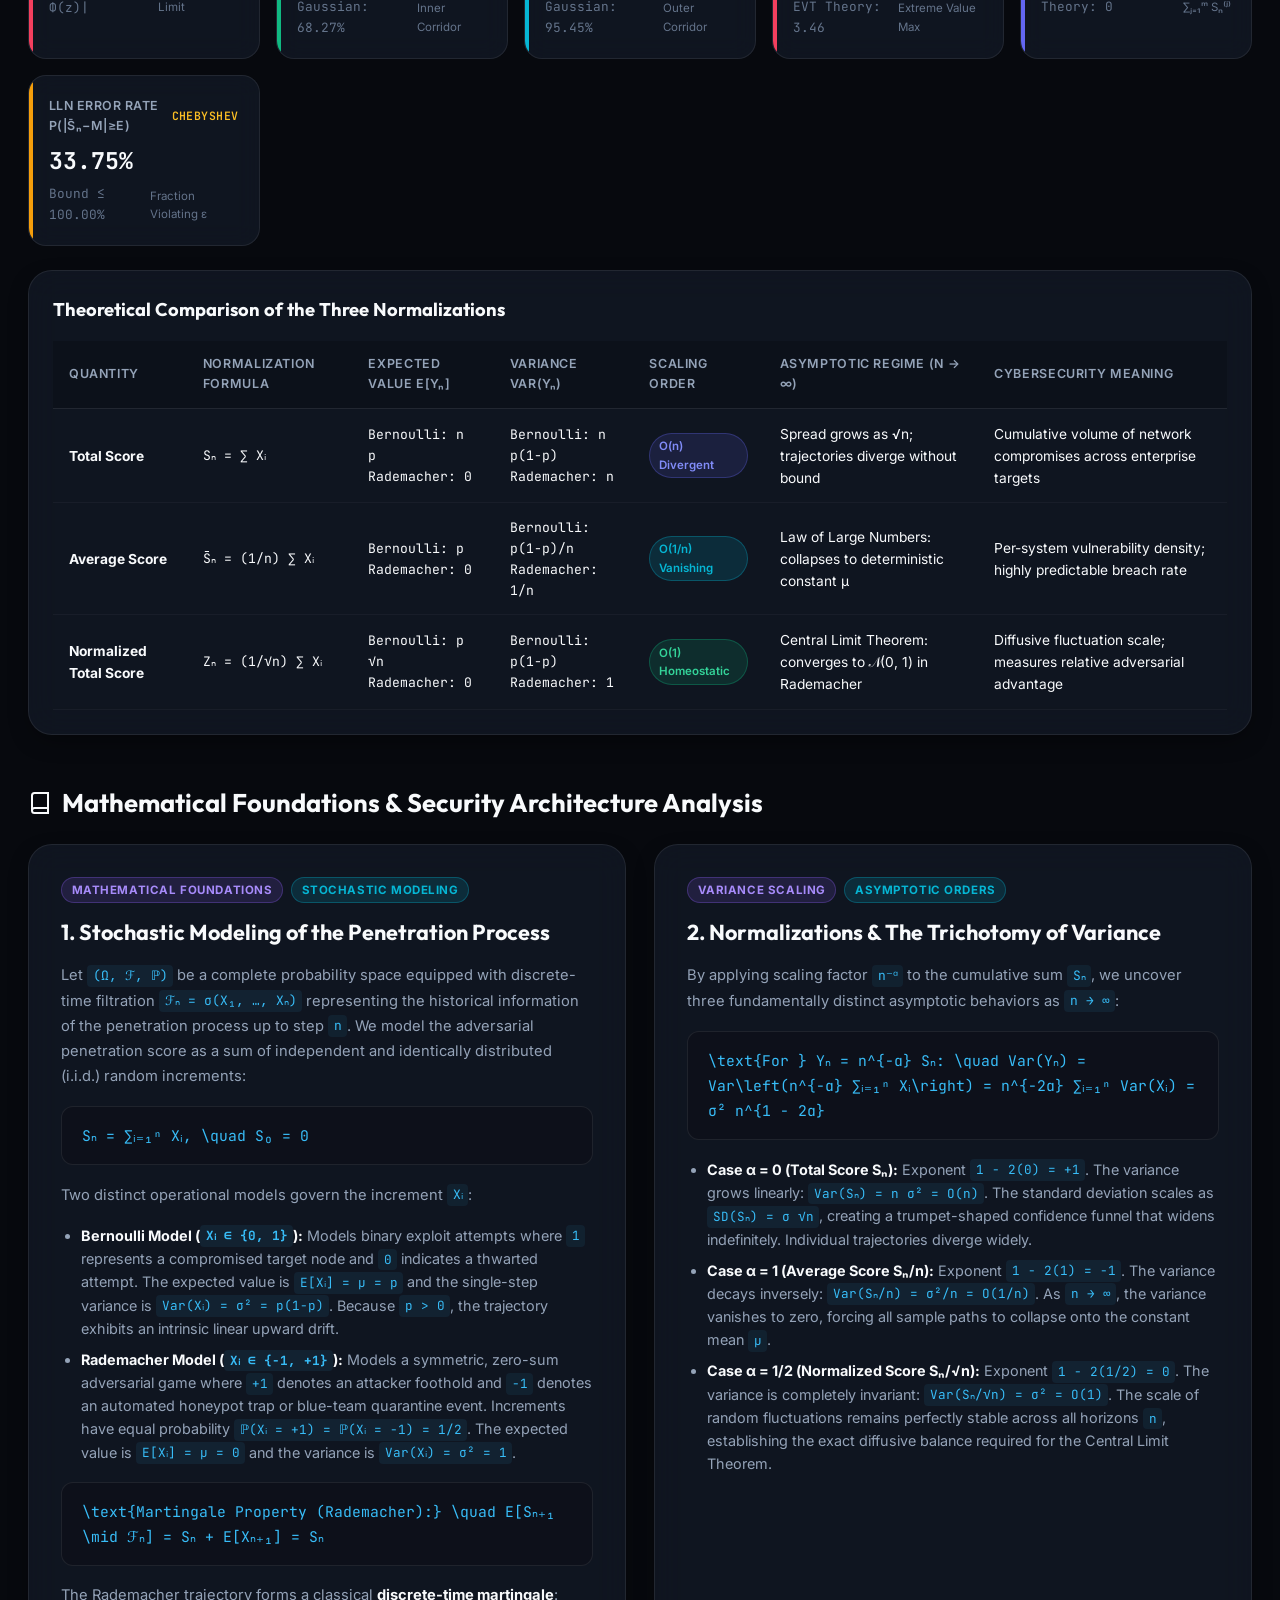
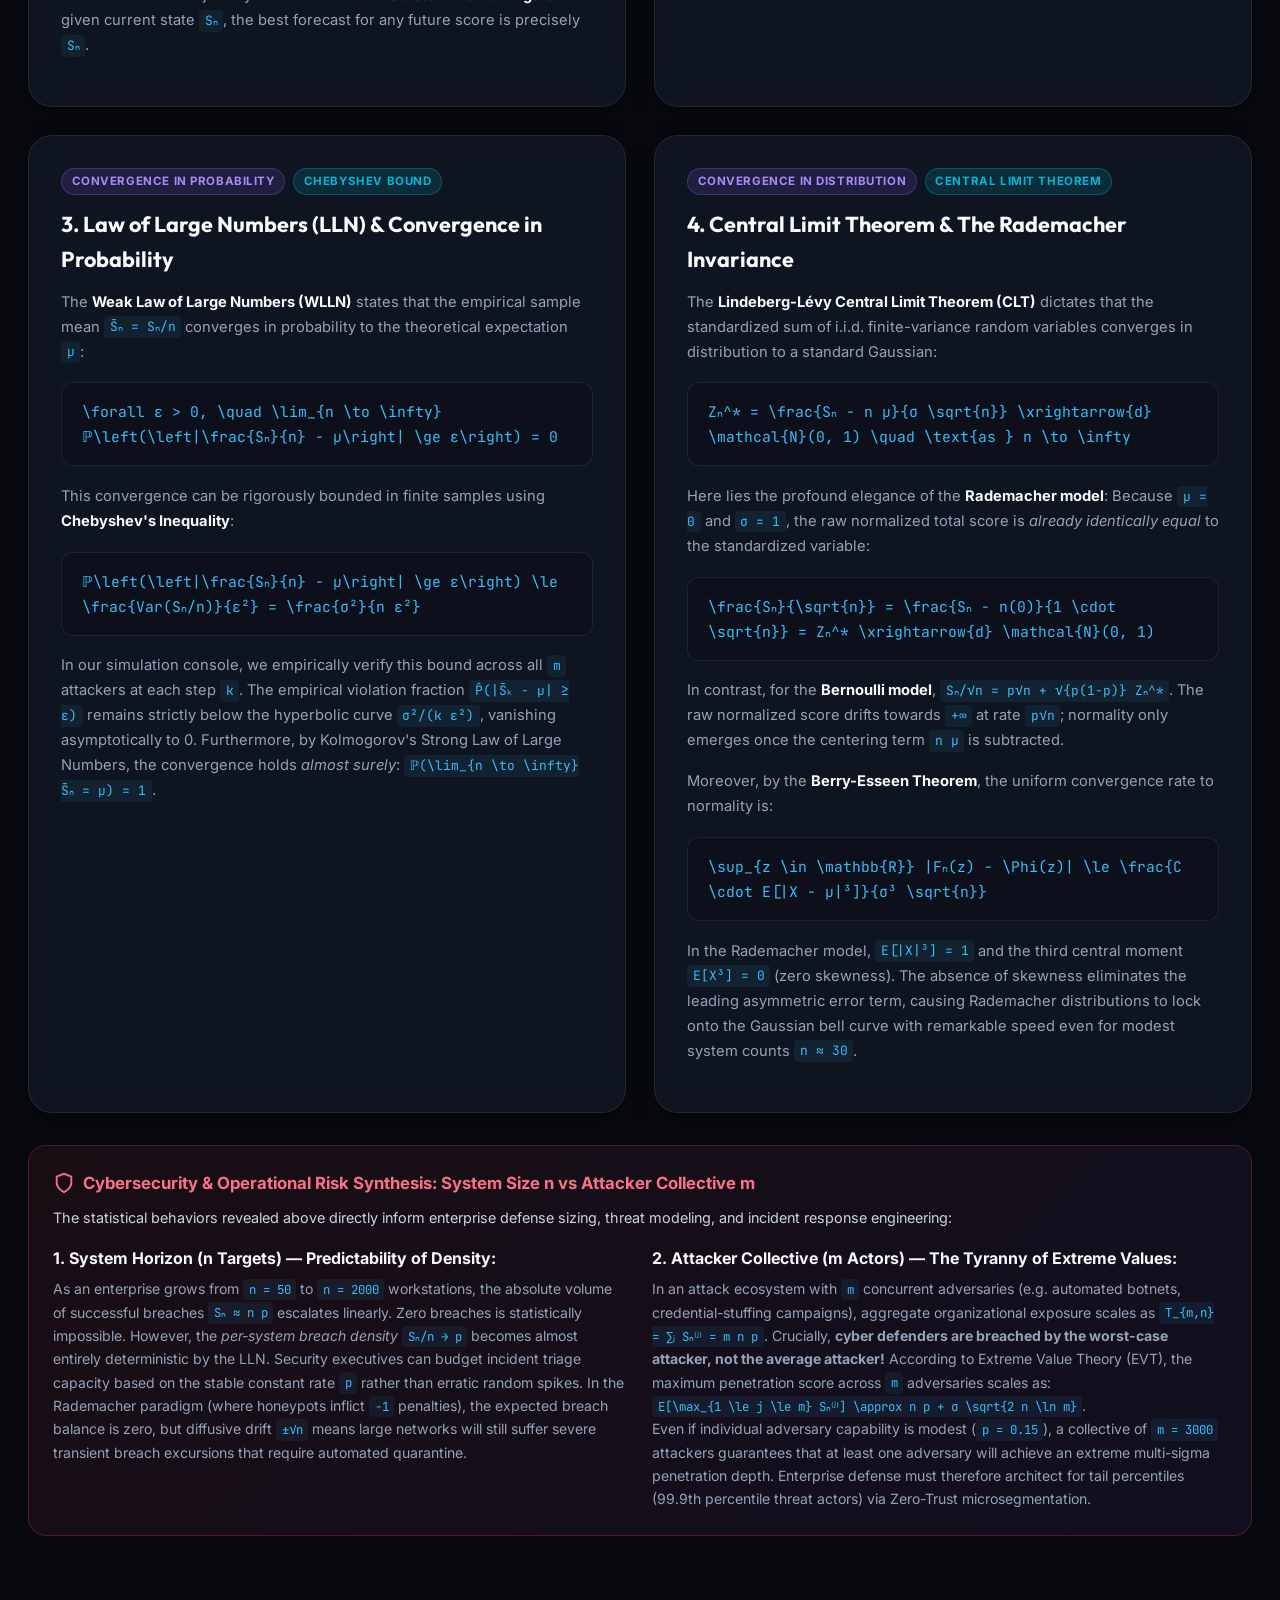
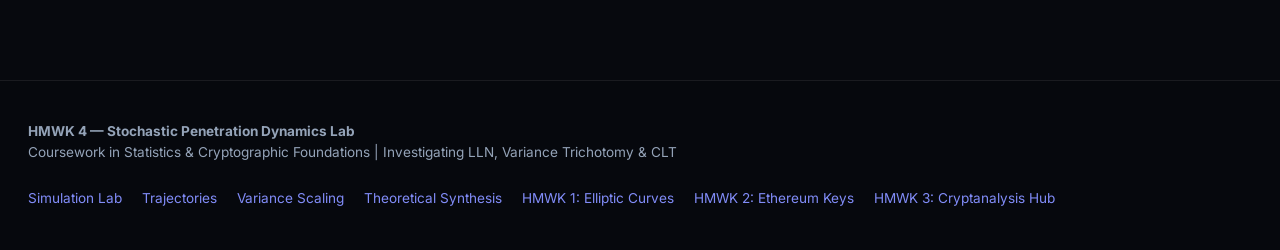
<file: HMWK4/index.html>
<!DOCTYPE html>
<html lang="en">

<head>
  <meta charset="UTF-8">
  <meta name="viewport" content="width=device-width, initial-scale=1.0">
  <title>Homework 4: Stochastic Penetration Dynamics — LLN, Variance Scaling & Central Limit Theorem</title>
  <meta name="description"
    content="Interactive research laboratory simulating multi-attacker penetration processes across n systems using Bernoulli and Rademacher stochastic processes. Rigorous study of Total Score (S_n), Average Score (S_n/n), Normalized Score (S_n/√n), Law of Large Numbers, and Central Limit Theorem.">
  <link rel="preconnect" href="https://fonts.googleapis.com">
  <link rel="preconnect" href="https://fonts.gstatic.com" crossorigin>
  <link
    href="https://fonts.googleapis.com/css2?family=Inter:wght@300;400;500;600;700&family=JetBrains+Mono:wght@400;500;600;700&family=Outfit:wght@500;600;700;800&family=Plus+Jakarta+Sans:wght@500;600;700;800&display=swap"
    rel="stylesheet">
  <link rel="stylesheet" href="style.css">
</head>

<body>
  <!-- Ambient Glow Background -->
  <div class="app-background">
    <div class="glow-orb orb-1"></div>
    <div class="glow-orb orb-2"></div>
    <div class="glow-orb orb-3"></div>
  </div>

  <!-- Sticky Header & Navigation -->
  <header class="app-header">
    <div class="header-container">
      <a href="index.html" class="logo-group">
        <div class="logo-icon">
          <svg viewBox="0 0 24 24" fill="none" stroke="currentColor" stroke-width="2" stroke-linecap="round"
            stroke-linejoin="round">
            <polyline points="22 12 18 12 15 21 9 3 6 12 2 12"></polyline>
          </svg>
        </div>
        <div>
          <h1 class="main-title">
            Stochastic Penetration Lab
            <span class="hw-tag">HMWK 4</span>
          </h1>
          <p class="subtitle">Adversarial Intrusion Processes, Variance Trichotomy & Limit Theorems</p>
        </div>
      </a>

      <nav class="header-nav" aria-label="Main Navigation">
        <a href="#lab" class="nav-pill active">Simulation Lab</a>
        <a href="#trajectories" class="nav-pill">Trajectories</a>
        <a href="#distribution" class="nav-pill">Distributions</a>
        <a href="#variance" class="nav-pill">Variance Scaling</a>
        <a href="#diagnostics" class="nav-pill">LLN & CLT</a>
        <a href="#metrics" class="nav-pill">Metrics</a>
        <a href="#theory" class="nav-pill">Theoretical Synthesis</a>
        <a href="../HMWK1/index.html" class="nav-pill external" title="Elliptic Curves">HMWK 1 ↗</a>
        <a href="../HMWK2/index.html" class="nav-pill external" title="Ethereum Cryptography">HMWK 2 ↗</a>
        <a href="../HMWK3/index.html" class="nav-pill external" title="Cryptanalysis Hub">HMWK 3 ↗</a>
      </nav>
    </div>
  </header>

  <!-- Main Content -->
  <main class="main-content">

    <!-- HERO SECTION -->
    <section class="hero-banner">
      <div class="hero-badge-row">
        <div class="hero-badge">
          <span class="hero-badge-pulse"></span>
          Statistics Coursework — Assignment 4: Stochastic Processes
        </div>
        <span style="font-family: var(--font-mono); font-size: 0.78rem; color: var(--text-muted);">
          Monte Carlo Simulation & Asymptotic Analysis
        </span>
      </div>

      <h1 class="hero-title">
        The Geometry of Random Walks: <br>
        <span class="gradient-text">LLN, Variance Scaling & The Central Limit Theorem</span>
      </h1>

      <p class="hero-subtitle">
        Consider <span class="math-sym">n</span> enterprise systems under attack by <span class="math-sym">m</span>
        independent attackers. We model the adversarial intrusion process as a discrete-time stochastic process with
        independent and identically distributed (i.i.d.) increments <span class="math-sym">X₁, X₂, …, Xₙ</span>.
        We contrast the asymmetric <strong>Bernoulli model</strong> (<span class="math-sym">Xᵢ ∈ {0, 1}</span>, success
        probability <span class="math-sym">p</span>) with the symmetric zero-mean <strong>Rademacher model</strong>
        (<span class="math-sym">Xᵢ ∈ {−1, +1}</span>, probability <span class="math-sym">1/2</span>), tracing the
        fundamental trichotomy of variance across total, average, and diffusive normalizations.
      </p>

      <!-- Three Core Quantities Equation Strip -->
      <div class="math-strip">
        <!-- Total Score S_n -->
        <div class="math-strip-card">
          <div class="math-strip-icon icon-blue">Sₙ</div>
          <div class="math-strip-content">
            <h4>Total Cumulative Score</h4>
            <div class="math-formula">Sₙ = ∑ᵢ₌₁ⁿ Xᵢ</div>
            <div class="math-behavior">
              <strong>Variance:</strong> <span class="math-sym">Var = n σ² = O(n)</span> (Diverges linearly).
              Diffusive spread expands as <span class="math-sym">√n</span>.
            </div>
          </div>
        </div>

        <!-- Average Score S_n/n -->
        <div class="math-strip-card">
          <div class="math-strip-icon icon-cyan">S̄ₙ</div>
          <div class="math-strip-content">
            <h4>Average Score (Breach Rate)</h4>
            <div class="math-formula">S̄ₙ = (1/n) ∑ᵢ₌₁ⁿ Xᵢ</div>
            <div class="math-behavior">
              <strong>Variance:</strong> <span class="math-sym">Var = σ²/n = O(1/n)</span> (Vanishes).
              Converges in probability to <span class="math-sym">μ</span> (Law of Large Numbers).
            </div>
          </div>
        </div>

        <!-- Normalized Score S_n/√n -->
        <div class="math-strip-card">
          <div class="math-strip-icon icon-emerald">Zₙ</div>
          <div class="math-strip-content">
            <h4>Normalized Total Score</h4>
            <div class="math-formula">Zₙ = (1/√n) ∑ᵢ₌₁ⁿ Xᵢ</div>
            <div class="math-behavior">
              <strong>Variance:</strong> <span class="math-sym">Var = σ² = O(1)</span> (Invariant homeostasis).
              Converges in distribution to <span class="math-sym">𝒩(0, 1)</span> (Central Limit Theorem).
            </div>
          </div>
        </div>
      </div>
    </section>

    <!-- PRESET SCENARIOS BAR -->
    <section class="presets-bar">
      <div class="presets-label">
        <svg width="18" height="18" viewBox="0 0 24 24" fill="none" stroke="currentColor" stroke-width="2">
          <circle cx="12" cy="12" r="10"></circle>
          <line x1="12" y1="8" x2="12" y2="12"></line>
          <line x1="12" y1="16" x2="12.01" y2="16"></line>
        </svg>
        Scenario Presets:
      </div>
      <div class="preset-pills">
        <button class="preset-btn active" data-preset="balanced">
          🎯 Balanced Rademacher (n=500, m=400, μ=0)
        </button>
        <button class="preset-btn" data-preset="asymmetric">
          ⚡ High-Asymmetry Breach (n=600, m=400, p=0.75)
        </button>
        <button class="preset-btn" data-preset="hardened">
          🛡️ Hardened Network / Low-Vulnerability APT (n=800, m=500, p=0.12)
        </button>
        <button class="preset-btn" data-preset="enterprise">
          🏢 Mega-Scale Enterprise (n=1500, m=800, μ=0)
        </button>
        <button class="preset-btn" data-preset="rapid">
          🎲 Rapid Benchmark (n=150, m=200)
        </button>
      </div>
    </section>

    <!-- INTERACTIVE SIMULATION LAB DASHBOARD -->
    <section class="lab-dashboard" id="lab">

      <!-- LEFT SIDEBAR: CONTROLS & PARAMETERS -->
      <aside class="panel-card">
        <div class="panel-header">
          <h2 class="panel-title">
            <svg width="20" height="20" viewBox="0 0 24 24" fill="none" stroke="currentColor" stroke-width="2">
              <rect x="4" y="4" width="16" height="16" rx="2" ry="2"></rect>
              <rect x="9" y="9" width="6" height="6"></rect>
              <line x1="9" y1="1" x2="9" y2="4"></line>
              <line x1="15" y1="1" x2="15" y2="4"></line>
              <line x1="9" y1="20" x2="9" y2="23"></line>
              <line x1="15" y1="20" x2="15" y2="23"></line>
              <line x1="20" y1="9" x2="23" y2="9"></line>
              <line x1="20" y1="14" x2="23" y2="14"></line>
              <line x1="1" y1="9" x2="4" y2="9"></line>
              <line x1="1" y1="14" x2="4" y2="14"></line>
            </svg>
            Model Parameters
          </h2>
          <span class="param-badge">Monte Carlo</span>
        </div>

        <!-- Model Selection Switch -->
        <div class="model-switch" role="tablist">
          <button class="model-tab active" data-model="rademacher" role="tab">
            <span>Rademacher Model</span>
            <span class="tab-sub">Xᵢ ∈ {−1, +1}, μ = 0</span>
          </button>
          <button class="model-tab" data-model="bernoulli" role="tab">
            <span>Bernoulli Model</span>
            <span class="tab-sub">Xᵢ ∈ {0, 1}, P(X=1) = p</span>
          </button>
        </div>

        <!-- Slider: Number of Systems (n) -->
        <div class="control-group">
          <div class="control-label-row">
            <label class="control-label" for="slider-n">
              Number of Systems <span class="param-badge">n</span>
            </label>
            <div class="control-val-box">
              <input type="number" id="input-n" class="num-input" min="10" max="2000" step="10" value="300">
            </div>
          </div>
          <input type="range" id="slider-n" class="slider-range" min="10" max="2000" step="10" value="300">
          <div class="control-hint">Number of sequential penetration attempts / system target surface</div>
        </div>

        <!-- Slider: Number of Attackers (m) -->
        <div class="control-group">
          <div class="control-label-row">
            <label class="control-label" for="slider-m">
              Number of Attackers <span class="param-badge">m</span>
            </label>
            <div class="control-val-box">
              <input type="number" id="input-m" class="num-input" min="10" max="3000" step="10" value="400">
            </div>
          </div>
          <input type="range" id="slider-m" class="slider-range" min="10" max="3000" step="10" value="400">
          <div class="control-hint">Number of independent sample paths / attacker collective trajectories</div>
        </div>

        <!-- Slider: Bernoulli Probability (p) -->
        <div class="control-group" id="control-group-p" style="display: none;">
          <div class="control-label-row">
            <label class="control-label" for="slider-p">
              Breach Probability <span class="param-badge">p</span>
            </label>
            <div class="control-val-box">
              <input type="number" id="input-p" class="num-input" min="0.05" max="0.95" step="0.01" value="0.50">
            </div>
          </div>
          <input type="range" id="slider-p" class="slider-range" min="0.05" max="0.95" step="0.01" value="0.50">
          <div class="control-hint">Per-system vulnerability exploitation likelihood P(Xᵢ = 1)</div>
        </div>

        <!-- Slider: LLN Error Tolerance (epsilon) -->
        <div class="control-group">
          <div class="control-label-row">
            <label class="control-label" for="slider-eps">
              LLN Error Tolerance <span class="param-badge">ε</span>
            </label>
            <div class="control-val-box">
              <input type="number" id="input-eps" class="num-input" min="0.01" max="0.20" step="0.005" value="0.05">
            </div>
          </div>
          <input type="range" id="slider-eps" class="slider-range" min="0.01" max="0.20" step="0.005" value="0.05">
          <div class="control-hint">Neighborhood radius for convergence in probability P(|S̄ₖ − μ| ≥ ε)</div>
        </div>

        <!-- Action Buttons -->
        <div class="action-grid">
          <button class="btn btn-primary" id="btn-run-sim">
            <svg width="18" height="18" viewBox="0 0 24 24" fill="none" stroke="currentColor" stroke-width="2">
              <polygon points="5 3 19 12 5 21 5 3"></polygon>
            </svg>
            Run Monte Carlo Simulation
          </button>
          <button class="btn btn-secondary" id="btn-play-anim">
            <svg width="18" height="18" viewBox="0 0 24 24" fill="none" stroke="currentColor" stroke-width="2">
              <polygon points="5 3 19 12 5 21 5 3"></polygon>
            </svg>
            Play Trajectories
          </button>
          <button class="btn btn-secondary" id="btn-reset-sim">
            <svg width="18" height="18" viewBox="0 0 24 24" fill="none" stroke="currentColor" stroke-width="2">
              <path d="M2.5 2v6h6M21.5 22v-6h-6"></path>
              <path d="M22 11.5A10 10 0 0 0 3.2 7.2L2.5 8M2 12.5a10 10 0 0 0 18.8 4.3l.7-.8"></path>
            </svg>
            Reset
          </button>
        </div>

        <!-- Animation Progress Bar & Speed -->
        <div class="anim-bar">
          <div class="anim-status">
            <span class="anim-progress-text" id="anim-progress-text">Step 300 / 300</span>
          </div>
          <div style="display: flex; align-items: center; gap: 0.35rem;">
            <span style="font-size: 0.72rem; color: var(--text-muted);">Speed:</span>
            <select id="select-anim-speed" class="speed-select">
              <option value="1">1x</option>
              <option value="2">2x</option>
              <option value="5" selected>5x</option>
              <option value="10">10x</option>
              <option value="25">25x</option>
            </select>
          </div>
        </div>
      </aside>

      <!-- RIGHT COLUMN: PRIMARY VISUALIZATIONS -->
      <div class="vis-main-container">

        <!-- Quantity Selector Toolbar -->
        <div class="qty-selector-bar">
          <div class="qty-tabs" role="tablist">
            <button class="qty-tab active" data-qty="raw_norm">
              <span>Normalized Total Score</span>
              <span class="badge">Sₖ/√k</span>
            </button>
            <button class="qty-tab" data-qty="average">
              <span>Average Score</span>
              <span class="badge">Sₖ/k</span>
            </button>
            <button class="qty-tab" data-qty="total">
              <span>Total Score</span>
              <span class="badge">Sₖ</span>
            </button>
            <button class="qty-tab" data-qty="std_norm">
              <span>Standardized CLT</span>
              <span class="badge">(Sₖ−kμ)/(σ√k)</span>
            </button>
          </div>

          <div class="canvas-toolbar">
            <label class="tool-toggle">
              <input type="checkbox" id="check-show-bands" checked>
              <span>Confidence Bands (±1σ, ±2σ)</span>
            </label>
          </div>
        </div>

        <!-- CHART 1: SAMPLE TRAJECTORY EXPLORER -->
        <article class="chart-card" id="trajectories">
          <div class="chart-header">
            <div class="chart-title-group">
              <h3>
                <svg width="20" height="20" viewBox="0 0 24 24" fill="none" stroke="currentColor" stroke-width="2">
                  <path d="M3 3v18h18"></path>
                  <path d="M18.7 8l-5.1 5.2-2.8-2.7L7 14.3"></path>
                </svg>
                Sample Trajectories Visualizer (k = 0 … n)
              </h3>
              <p class="chart-desc">
                Interactive realization of attacker penetration trajectories over time. Demonstrates fanning out (Total
                Score), collapse of measure into the mean (Average Score), or constant variance invariant corridor
                (Normalized Score).
              </p>
            </div>

            <!-- Legend -->
            <div class="chart-legend">
              <div class="legend-item">
                <span class="legend-line" style="background: #f59e0b; border-bottom: 2px dashed #f59e0b;"></span>
                <span>Theory E[Yₖ]</span>
              </div>
              <div class="legend-item">
                <span class="legend-line" style="background: #f43f5e;"></span>
                <span>Sample Mean μ̂ₖ</span>
              </div>
              <div class="legend-item">
                <span class="legend-dot dot-sigma1"></span>
                <span>±1σ Funnel</span>
              </div>
              <div class="legend-item">
                <span class="legend-dot dot-sigma2"></span>
                <span>±2σ Funnel</span>
              </div>
              <div class="legend-item">
                <span class="legend-dot dot-trajectory"></span>
                <span>Attacker Paths</span>
              </div>
            </div>
          </div>

          <div class="canvas-wrapper">
            <canvas id="trajectory-canvas"></canvas>
          </div>
        </article>

        <!-- CHART 2: TERMINAL DISTRIBUTION (HISTOGRAM / CDF) -->
        <article class="chart-card" id="distribution">
          <div class="chart-header">
            <div class="chart-title-group">
              <h3>
                <svg width="20" height="20" viewBox="0 0 24 24" fill="none" stroke="currentColor" stroke-width="2">
                  <rect x="3" y="12" width="4" height="8"></rect>
                  <rect x="10" y="8" width="4" height="12"></rect>
                  <rect x="17" y="4" width="4" height="16"></rect>
                </svg>
                Terminal Distribution at Step n (Across m Attackers)
              </h3>
              <p class="chart-desc">
                Empirical probability density histogram overlaid with theoretical continuous Gaussian distribution
                <span class="math-sym">𝒩(E[Yₙ], Var(Yₙ))</span>. Observe the bell-shaped CLT conformity.
              </p>
            </div>

            <div style="display: flex; align-items: center; gap: 0.75rem;">
              <button class="btn btn-secondary" id="btn-toggle-hist-mode" style="padding: 0.35rem 0.75rem; font-size: 0.78rem;">
                Switch to CDF
              </button>
            </div>
          </div>

          <div class="canvas-wrapper compact">
            <canvas id="dist-canvas"></canvas>
          </div>
        </article>

      </div>
    </section>

    <!-- TWIN CHART GRID: VARIANCE SCALING & DIAGNOSTICS -->
    <section class="chart-twin-grid">

      <!-- CHART 3: VARIANCE SCALING BENCHMARK -->
      <article class="chart-card" id="variance">
        <div class="chart-header">
          <div class="chart-title-group">
            <h3>
              <svg width="20" height="20" viewBox="0 0 24 24" fill="none" stroke="currentColor" stroke-width="2">
                <line x1="18" y1="20" x2="18" y2="10"></line>
                <line x1="12" y1="20" x2="12" y2="4"></line>
                <line x1="6" y1="20" x2="6" y2="14"></line>
              </svg>
              Variance Scaling Across Systems k ∈ [1, n]
            </h3>
            <p class="chart-desc">
              Empirical verification of the variance scaling orders: Linear divergence <span class="math-sym">O(n)</span>,
              Hyperbolic decay <span class="math-sym">O(1/n)</span>, and Homeostatic invariance <span class="math-sym">O(1)</span>.
            </p>
          </div>

          <button class="btn btn-secondary" id="btn-toggle-scale-mode" style="padding: 0.35rem 0.75rem; font-size: 0.78rem;">
            Log-Log View (Slopes)
          </button>
        </div>

        <div class="canvas-wrapper compact">
          <canvas id="variance-canvas"></canvas>
        </div>
      </article>

      <!-- CHART 4: CONVERGENCE DIAGNOSTICS (LLN & CLT) -->
      <article class="chart-card" id="diagnostics">
        <div class="chart-header">
          <div class="chart-title-group">
            <h3>
              <svg width="20" height="20" viewBox="0 0 24 24" fill="none" stroke="currentColor" stroke-width="2">
                <path d="M14 2H6a2 2 0 0 0-2 2v16a2 2 0 0 0 2 2h12a2 2 0 0 0 2-2V8z"></path>
                <polyline points="14 2 14 8 20 8"></polyline>
                <line x1="16" y1="13" x2="8" y2="13"></line>
                <line x1="16" y1="17" x2="8" y2="17"></line>
                <polyline points="10 9 9 9 8 9"></polyline>
              </svg>
              Asymptotic Diagnostics: LLN & CLT
            </h3>
            <p class="chart-desc">
              Validate convergence in probability via Chebyshev's bound and examine normality via Gaussian Q-Q plot.
            </p>
          </div>

          <div class="qty-tabs" style="gap: 0.35rem;">
            <button class="qty-tab active diag-tab" data-diag="lln" style="padding: 0.35rem 0.75rem; font-size: 0.78rem;">
              LLN P(|S̄ₖ−μ|≥ε)
            </button>
            <button class="qty-tab diag-tab" data-diag="clt" style="padding: 0.35rem 0.75rem; font-size: 0.78rem;">
              CLT Normal Q-Q
            </button>
          </div>
        </div>

        <div class="canvas-wrapper compact">
          <canvas id="diag-canvas"></canvas>
        </div>
      </article>

    </section>

    <!-- LIVE METRICS & COMPARATIVE DATA MATRIX -->
    <section class="metrics-section" id="metrics">
      <div class="section-title-bar">
        <h2 class="section-title">
          <svg width="24" height="24" viewBox="0 0 24 24" fill="none" stroke="currentColor" stroke-width="2">
            <path d="M12 20v-6M6 20V10M18 20V4"></path>
          </svg>
          Real-Time Numerical Verification Matrix
        </h2>
        <span style="font-family: var(--font-mono); font-size: 0.8rem; color: var(--text-muted);">
          Evaluated at Step n across all m Attackers
        </span>
      </div>

      <!-- Live Stat Cards Grid -->
      <div class="metrics-grid">
        <!-- Expected Value -->
        <div class="metric-stat-card card-indigo">
          <div class="stat-label">
            <span>Expected Value E[Y]</span>
            <span id="stat-mean-badge"></span>
          </div>
          <div class="stat-val-row">
            <span class="stat-primary-val" id="stat-mean">0.000</span>
          </div>
          <div class="stat-sub-row">
            <span class="stat-theo-val" id="stat-theo-mean">Theory: 0.000</span>
            <span>Sample Mean</span>
          </div>
        </div>

        <!-- Variance -->
        <div class="metric-stat-card card-cyan">
          <div class="stat-label">
            <span>Variance Var(Y)</span>
            <span id="stat-var-badge"></span>
          </div>
          <div class="stat-val-row">
            <span class="stat-primary-val" id="stat-var">1.000</span>
          </div>
          <div class="stat-sub-row">
            <span class="stat-theo-val" id="stat-theo-var">Theory: 1.000</span>
            <span>Sample Variance s²</span>
          </div>
        </div>

        <!-- Standard Deviation -->
        <div class="metric-stat-card card-emerald">
          <div class="stat-label">
            <span>Std Dev σ(Y)</span>
            <span id="stat-std-badge"></span>
          </div>
          <div class="stat-val-row">
            <span class="stat-primary-val" id="stat-std">1.000</span>
          </div>
          <div class="stat-sub-row">
            <span class="stat-theo-val" id="stat-theo-std">Theory: 1.000</span>
            <span>Spread Scale</span>
          </div>
        </div>

        <!-- Skewness & Kurtosis -->
        <div class="metric-stat-card card-violet">
          <div class="stat-label">
            <span>Skewness γ₁</span>
            <span style="font-family: var(--font-mono); font-size: 0.72rem; color: var(--text-code);">Symmetry</span>
          </div>
          <div class="stat-val-row">
            <span class="stat-primary-val" id="stat-skew">0.000</span>
          </div>
          <div class="stat-sub-row">
            <span class="stat-theo-val" id="stat-theo-skew">Theory: 0.000</span>
            <span>Fisher-Pearson</span>
          </div>
        </div>

        <!-- Excess Kurtosis -->
        <div class="metric-stat-card card-amber">
          <div class="stat-label">
            <span>Excess Kurtosis γ₂</span>
            <span style="font-family: var(--font-mono); font-size: 0.72rem; color: var(--text-code);">Tail Weight</span>
          </div>
          <div class="stat-val-row">
            <span class="stat-primary-val" id="stat-kurt">-0.007</span>
          </div>
          <div class="stat-sub-row">
            <span class="stat-theo-val" id="stat-theo-kurt">Theory: 0.000</span>
            <span>Gaussian = 0</span>
          </div>
        </div>

        <!-- Kolmogorov-Smirnov Distance -->
        <div class="metric-stat-card card-rose">
          <div class="stat-label">
            <span>K-S Distance Dₙ</span>
            <span style="font-family: var(--font-mono); font-size: 0.72rem; color: var(--rose-light);">Normality</span>
          </div>
          <div class="stat-val-row">
            <span class="stat-primary-val" id="stat-ks">0.024</span>
          </div>
          <div class="stat-sub-row">
            <span class="stat-theo-val">sup |Fₙ(z) − Φ(z)|</span>
            <span>Berry-Esseen Limit</span>
          </div>
        </div>

        <!-- Empirical Coverage 1-Sigma -->
        <div class="metric-stat-card card-emerald">
          <div class="stat-label">
            <span>Empirical ±1σ Coverage</span>
            <span style="font-family: var(--font-mono); font-size: 0.72rem; color: var(--emerald-light);">68.27% Rule</span>
          </div>
          <div class="stat-val-row">
            <span class="stat-primary-val" id="stat-sigma1">68.5%</span>
          </div>
          <div class="stat-sub-row">
            <span class="stat-theo-val">Gaussian: 68.27%</span>
            <span>Inner Corridor</span>
          </div>
        </div>

        <!-- Empirical Coverage 2-Sigma -->
        <div class="metric-stat-card card-cyan">
          <div class="stat-label">
            <span>Empirical ±2σ Coverage</span>
            <span style="font-family: var(--font-mono); font-size: 0.72rem; color: var(--cyan);">95.45% Rule</span>
          </div>
          <div class="stat-val-row">
            <span class="stat-primary-val" id="stat-sigma2">95.2%</span>
          </div>
          <div class="stat-sub-row">
            <span class="stat-theo-val">Gaussian: 95.45%</span>
            <span>Outer Corridor</span>
          </div>
        </div>

        <!-- Worst-Case Attacker Breach -->
        <div class="metric-stat-card card-rose">
          <div class="stat-label">
            <span>Worst Attacker Max Sₙ</span>
            <span style="font-family: var(--font-mono); font-size: 0.72rem; color: var(--rose-light);">Tail Risk</span>
          </div>
          <div class="stat-val-row">
            <span class="stat-primary-val" id="stat-worst-attacker">0.00</span>
          </div>
          <div class="stat-sub-row">
            <span class="stat-theo-val" id="stat-exp-worst">EVT Theory: 0.00</span>
            <span>Extreme Value Max</span>
          </div>
        </div>

        <!-- Aggregate Threat Exposure -->
        <div class="metric-stat-card card-indigo">
          <div class="stat-label">
            <span>Collective Exposure Tₘ,ₙ</span>
            <span style="font-family: var(--font-mono); font-size: 0.72rem; color: var(--indigo-light);">Total Breaches</span>
          </div>
          <div class="stat-val-row">
            <span class="stat-primary-val" id="stat-aggregate">0</span>
          </div>
          <div class="stat-sub-row">
            <span class="stat-theo-val" id="stat-theo-aggregate">Theory: 0</span>
            <span>∑ⱼ₌₁ᵐ Sₙ⁽ʲ⁾</span>
          </div>
        </div>

        <!-- LLN Error Rate -->
        <div class="metric-stat-card card-amber">
          <div class="stat-label">
            <span>LLN Error Rate P(|S̄ₙ−μ|≥ε)</span>
            <span style="font-family: var(--font-mono); font-size: 0.72rem; color: var(--amber-light);">Chebyshev</span>
          </div>
          <div class="stat-val-row">
            <span class="stat-primary-val" id="stat-lln-emp">0.00%</span>
          </div>
          <div class="stat-sub-row">
            <span class="stat-theo-val" id="stat-chebyshev">Bound ≤ 0.00%</span>
            <span>Fraction Violating ε</span>
          </div>
        </div>
      </div>

      <!-- Comprehensive Comparison Table -->
      <div class="data-table-card">
        <h3 style="font-family: var(--font-display); font-size: 1.15rem; margin-bottom: 1rem; color: var(--text-main);">
          Theoretical Comparison of the Three Normalizations
        </h3>
        <table class="data-table">
          <thead>
            <tr>
              <th>Quantity</th>
              <th>Normalization Formula</th>
              <th>Expected Value E[Yₙ]</th>
              <th>Variance Var(Yₙ)</th>
              <th>Scaling Order</th>
              <th>Asymptotic Regime (n → ∞)</th>
              <th>Cybersecurity Meaning</th>
            </tr>
          </thead>
          <tbody>
            <tr>
              <td><strong>Total Score</strong></td>
              <td class="td-mono">Sₙ = ∑ Xᵢ</td>
              <td class="td-mono">Bernoulli: n p<br>Rademacher: 0</td>
              <td class="td-mono">Bernoulli: n p(1−p)<br>Rademacher: n</td>
              <td><span class="badge-pill indigo">O(n) Divergent</span></td>
              <td>Spread grows as √n; trajectories diverge without bound</td>
              <td>Cumulative volume of network compromises across enterprise targets</td>
            </tr>
            <tr>
              <td><strong>Average Score</strong></td>
              <td class="td-mono">S̄ₙ = (1/n) ∑ Xᵢ</td>
              <td class="td-mono">Bernoulli: p<br>Rademacher: 0</td>
              <td class="td-mono">Bernoulli: p(1−p)/n<br>Rademacher: 1/n</td>
              <td><span class="badge-pill cyan">O(1/n) Vanishing</span></td>
              <td>Law of Large Numbers: collapses to deterministic constant μ</td>
              <td>Per-system vulnerability density; highly predictable breach rate</td>
            </tr>
            <tr>
              <td><strong>Normalized Total Score</strong></td>
              <td class="td-mono">Zₙ = (1/√n) ∑ Xᵢ</td>
              <td class="td-mono">Bernoulli: p √n<br>Rademacher: 0</td>
              <td class="td-mono">Bernoulli: p(1−p)<br>Rademacher: 1</td>
              <td><span class="badge-pill emerald">O(1) Homeostatic</span></td>
              <td>Central Limit Theorem: converges to 𝒩(0, 1) in Rademacher</td>
              <td>Diffusive fluctuation scale; measures relative adversarial advantage</td>
            </tr>
          </tbody>
        </table>
      </div>
    </section>

    <!-- IN-DEPTH THEORETICAL & CYBERSECURITY EXPOSITION -->
    <section class="theory-section" id="theory">
      <div class="section-title-bar">
        <h2 class="section-title">
          <svg width="24" height="24" viewBox="0 0 24 24" fill="none" stroke="currentColor" stroke-width="2">
            <path d="M4 19.5A2.5 2.5 0 0 1 6.5 17H20"></path>
            <path d="M6.5 2H20v20H6.5A2.5 2.5 0 0 1 4 19.5v-15A2.5 2.5 0 0 1 6.5 2z"></path>
          </svg>
          Mathematical Foundations & Security Architecture Analysis
        </h2>
      </div>

      <div class="theory-grid">

        <!-- CARD 1: STOCHASTIC PROCESS FORMULATION -->
        <article class="theory-card">
          <div class="theory-badge-row">
            <span class="theory-tag math">Mathematical Foundations</span>
            <span class="theory-tag stat">Stochastic Modeling</span>
          </div>
          <h3>1. Stochastic Modeling of the Penetration Process</h3>
          <p>
            Let <span class="math-sym">(Ω, ℱ, ℙ)</span> be a complete probability space equipped with discrete-time
            filtration <span class="math-sym">ℱₙ = σ(X₁, …, Xₙ)</span> representing the historical information of the
            penetration process up to step <span class="math-sym">n</span>. We model the adversarial penetration score
            as a sum of independent and identically distributed (i.i.d.) random increments:
          </p>

          <div class="math-block">
            Sₙ = ∑ᵢ₌₁ⁿ Xᵢ, \quad S₀ = 0
          </div>

          <p>Two distinct operational models govern the increment <span class="math-sym">Xᵢ</span>:</p>
          <ul>
            <li>
              <strong>Bernoulli Model (<span class="math-sym">Xᵢ ∈ {0, 1}</span>):</strong>
              Models binary exploit attempts where <span class="math-sym">1</span> represents a compromised target
              node and <span class="math-sym">0</span> indicates a thwarted attempt.
              The expected value is <span class="math-sym">E[Xᵢ] = μ = p</span> and the single-step variance is
              <span class="math-sym">Var(Xᵢ) = σ² = p(1−p)</span>.
              Because <span class="math-sym">p > 0</span>, the trajectory exhibits an intrinsic linear upward drift.
            </li>
            <li>
              <strong>Rademacher Model (<span class="math-sym">Xᵢ ∈ {−1, +1}</span>):</strong>
              Models a symmetric, zero-sum adversarial game where <span class="math-sym">+1</span> denotes an attacker
              foothold and <span class="math-sym">−1</span> denotes an automated honeypot trap or blue-team quarantine
              event. Increments have equal probability <span class="math-sym">ℙ(Xᵢ = +1) = ℙ(Xᵢ = −1) = 1/2</span>.
              The expected value is <span class="math-sym">E[Xᵢ] = μ = 0</span> and the variance is
              <span class="math-sym">Var(Xᵢ) = σ² = 1</span>.
            </li>
          </ul>

          <div class="math-block">
            \text{Martingale Property (Rademacher):} \quad E[Sₙ₊₁ \mid ℱₙ] = Sₙ + E[Xₙ₊₁] = Sₙ
          </div>
          <p>
            The Rademacher trajectory forms a classical <strong>discrete-time martingale</strong>: given current state
            <span class="math-sym">Sₙ</span>, the best forecast for any future score is precisely
            <span class="math-sym">Sₙ</span>.
          </p>
        </article>

        <!-- CARD 2: TRICHOTOMY OF VARIANCE -->
        <article class="theory-card">
          <div class="theory-badge-row">
            <span class="theory-tag math">Variance Scaling</span>
            <span class="theory-tag stat">Asymptotic Orders</span>
          </div>
          <h3>2. Normalizations & The Trichotomy of Variance</h3>
          <p>
            By applying scaling factor <span class="math-sym">n⁻ᵅ</span> to the cumulative sum
            <span class="math-sym">Sₙ</span>, we uncover three fundamentally distinct asymptotic behaviors as
            <span class="math-sym">n → ∞</span>:
          </p>

          <div class="math-block">
            \text{For } Yₙ = n^{-α} Sₙ: \quad Var(Yₙ) = Var\left(n^{-α} ∑ᵢ₌₁ⁿ Xᵢ\right) = n^{-2α} ∑ᵢ₌₁ⁿ Var(Xᵢ) = σ² n^{1 - 2α}
          </div>

          <ul>
            <li>
              <strong>Case α = 0 (Total Score Sₙ):</strong>
              Exponent <span class="math-sym">1 − 2(0) = +1</span>. The variance grows linearly:
              <span class="math-sym">Var(Sₙ) = n σ² = O(n)</span>. The standard deviation scales as
              <span class="math-sym">SD(Sₙ) = σ √n</span>, creating a trumpet-shaped confidence funnel that widens
              indefinitely. Individual trajectories diverge widely.
            </li>
            <li>
              <strong>Case α = 1 (Average Score Sₙ/n):</strong>
              Exponent <span class="math-sym">1 − 2(1) = −1</span>. The variance decays inversely:
              <span class="math-sym">Var(Sₙ/n) = σ²/n = O(1/n)</span>. As <span class="math-sym">n → ∞</span>,
              the variance vanishes to zero, forcing all sample paths to collapse onto the constant mean
              <span class="math-sym">μ</span>.
            </li>
            <li>
              <strong>Case α = 1/2 (Normalized Score Sₙ/√n):</strong>
              Exponent <span class="math-sym">1 − 2(1/2) = 0</span>. The variance is completely invariant:
              <span class="math-sym">Var(Sₙ/√n) = σ² = O(1)</span>. The scale of random fluctuations remains
              perfectly stable across all horizons <span class="math-sym">n</span>, establishing the exact diffusive
              balance required for the Central Limit Theorem.
            </li>
          </ul>
        </article>

        <!-- CARD 3: LAW OF LARGE NUMBERS -->
        <article class="theory-card">
          <div class="theory-badge-row">
            <span class="theory-tag math">Convergence in Probability</span>
            <span class="theory-tag stat">Chebyshev Bound</span>
          </div>
          <h3>3. Law of Large Numbers (LLN) & Convergence in Probability</h3>
          <p>
            The <strong>Weak Law of Large Numbers (WLLN)</strong> states that the empirical sample mean
            <span class="math-sym">S̄ₙ = Sₙ/n</span> converges in probability to the theoretical expectation
            <span class="math-sym">μ</span>:
          </p>

          <div class="math-block">
            \forall ε > 0, \quad \lim_{n \to \infty} ℙ\left(\left|\frac{Sₙ}{n} - μ\right| \ge ε\right) = 0
          </div>

          <p>
            This convergence can be rigorously bounded in finite samples using <strong>Chebyshev's Inequality</strong>:
          </p>

          <div class="math-block">
            ℙ\left(\left|\frac{Sₙ}{n} - μ\right| \ge ε\right) \le \frac{Var(Sₙ/n)}{ε²} = \frac{σ²}{n ε²}
          </div>

          <p>
            In our simulation console, we empirically verify this bound across all <span class="math-sym">m</span>
            attackers at each step <span class="math-sym">k</span>. The empirical violation fraction
            <span class="math-sym">P̂(|S̄ₖ − μ| ≥ ε)</span> remains strictly below the hyperbolic curve
            <span class="math-sym">σ²/(k ε²)</span>, vanishing asymptotically to 0. Furthermore, by Kolmogorov's
            Strong Law of Large Numbers, the convergence holds <em>almost surely</em>:
            <span class="math-sym">ℙ(\lim_{n \to \infty} S̄ₙ = μ) = 1</span>.
          </p>
        </article>

        <!-- CARD 4: CENTRAL LIMIT THEOREM -->
        <article class="theory-card">
          <div class="theory-badge-row">
            <span class="theory-tag math">Convergence in Distribution</span>
            <span class="theory-tag stat">Central Limit Theorem</span>
          </div>
          <h3>4. Central Limit Theorem & The Rademacher Invariance</h3>
          <p>
            The <strong>Lindeberg-Lévy Central Limit Theorem (CLT)</strong> dictates that the standardized sum of i.i.d.
            finite-variance random variables converges in distribution to a standard Gaussian:
          </p>

          <div class="math-block">
            Zₙ^* = \frac{Sₙ - n μ}{σ \sqrt{n}} \xrightarrow{d} \mathcal{N}(0, 1) \quad \text{as } n \to \infty
          </div>

          <p>
            Here lies the profound elegance of the <strong>Rademacher model</strong>:
            Because <span class="math-sym">μ = 0</span> and <span class="math-sym">σ = 1</span>, the raw normalized total
            score is <em>already identically equal</em> to the standardized variable:
          </p>

          <div class="math-block">
            \frac{Sₙ}{\sqrt{n}} = \frac{Sₙ - n(0)}{1 \cdot \sqrt{n}} = Zₙ^* \xrightarrow{d} \mathcal{N}(0, 1)
          </div>

          <p>
            In contrast, for the <strong>Bernoulli model</strong>, <span class="math-sym">Sₙ/√n = p√n + √{p(1−p)} Zₙ^*</span>.
            The raw normalized score drifts towards <span class="math-sym">+∞</span> at rate <span class="math-sym">p√n</span>;
            normality only emerges once the centering term <span class="math-sym">n μ</span> is subtracted.
          </p>
          <p>
            Moreover, by the <strong>Berry-Esseen Theorem</strong>, the uniform convergence rate to normality is:
          </p>
          <div class="math-block">
            \sup_{z \in \mathbb{R}} |Fₙ(z) - \Phi(z)| \le \frac{C \cdot E[|X - μ|³]}{σ³ \sqrt{n}}
          </div>
          <p>
            In the Rademacher model, <span class="math-sym">E[|X|³] = 1</span> and the third central moment
            <span class="math-sym">E[X³] = 0</span> (zero skewness). The absence of skewness eliminates the leading
            asymmetric error term, causing Rademacher distributions to lock onto the Gaussian bell curve with remarkable
            speed even for modest system counts <span class="math-sym">n ≈ 30</span>.
          </p>
        </article>

      </div>

      <!-- CYBERSECURITY RISK & ATTACKER COLLECTIVE CALLOUT -->
      <div class="cyber-callout">
        <h4>
          <svg width="22" height="22" viewBox="0 0 24 24" fill="none" stroke="currentColor" stroke-width="2">
            <path d="M12 22s8-4 8-10V5l-8-3-8 3v7c0 6 8 10 8 10z"></path>
          </svg>
          Cybersecurity & Operational Risk Synthesis: System Size n vs Attacker Collective m
        </h4>
        <p>
          The statistical behaviors revealed above directly inform enterprise defense sizing, threat modeling, and
          incident response engineering:
        </p>
        <div style="margin-top: 1rem; display: grid; grid-template-columns: 1fr 1fr; gap: 1.5rem;">
          <div>
            <strong style="color: var(--text-main);">1. System Horizon (n Targets) — Predictability of Density:</strong>
            <p style="margin-top: 0.35rem; font-size: 0.88rem; color: var(--text-secondary);">
              As an enterprise grows from <span class="math-sym">n = 50</span> to <span class="math-sym">n = 2000</span>
              workstations, the absolute volume of successful breaches <span class="math-sym">Sₙ ≈ n p</span> escalates
              linearly. Zero breaches is statistically impossible. However, the <em>per-system breach density</em>
              <span class="math-sym">Sₙ/n → p</span> becomes almost entirely deterministic by the LLN.
              Security executives can budget incident triage capacity based on the stable constant rate
              <span class="math-sym">p</span> rather than erratic random spikes. In the Rademacher paradigm (where
              honeypots inflict <span class="math-sym">−1</span> penalties), the expected breach balance is zero, but
              diffusive drift <span class="math-sym">±√n</span> means large networks will still suffer severe transient
              breach excursions that require automated quarantine.
            </p>
          </div>
          <div>
            <strong style="color: var(--text-main);">2. Attacker Collective (m Actors) — The Tyranny of Extreme Values:</strong>
            <p style="margin-top: 0.35rem; font-size: 0.88rem; color: var(--text-secondary);">
              In an attack ecosystem with <span class="math-sym">m</span> concurrent adversaries (e.g. automated botnets,
              credential-stuffing campaigns), aggregate organizational exposure scales as
              <span class="math-sym">T_{m,n} = ∑ⱼ Sₙ⁽ʲ⁾ = m n p</span>.
              Crucially, <strong>cyber defenders are breached by the worst-case attacker, not the average attacker!</strong>
              According to Extreme Value Theory (EVT), the maximum penetration score across <span class="math-sym">m</span>
              adversaries scales as:
              <br>
              <span class="math-sym">E[\max_{1 \le j \le m} Sₙ⁽ʲ⁾] \approx n p + σ \sqrt{2 n \ln m}</span>.
              <br>
              Even if individual adversary capability is modest (<span class="math-sym">p = 0.15</span>), a collective
              of <span class="math-sym">m = 3000</span> attackers guarantees that at least one adversary will achieve an
              extreme multi-sigma penetration depth. Enterprise defense must therefore architect for tail percentiles
              (99.9th percentile threat actors) via Zero-Trust microsegmentation.
            </p>
          </div>
        </div>
      </div>
    </section>

  </main>

  <!-- APP FOOTER -->
  <footer class="app-footer">
    <div class="footer-container">
      <div>
        <p><strong>HMWK 4 — Stochastic Penetration Dynamics Lab</strong></p>
        <p>Coursework in Statistics & Cryptographic Foundations | Investigating LLN, Variance Trichotomy & CLT</p>
      </div>

      <div class="footer-links">
        <a href="#lab">Simulation Lab</a>
        <a href="#trajectories">Trajectories</a>
        <a href="#variance">Variance Scaling</a>
        <a href="#theory">Theoretical Synthesis</a>
        <a href="../HMWK1/index.html">HMWK 1: Elliptic Curves</a>
        <a href="../HMWK2/index.html">HMWK 2: Ethereum Keys</a>
        <a href="../HMWK3/index.html">HMWK 3: Cryptanalysis Hub</a>
      </div>
    </div>
  </footer>

  <!-- Application Logic -->
  <script src="app.js"></script>
</body>

</html>
</file>
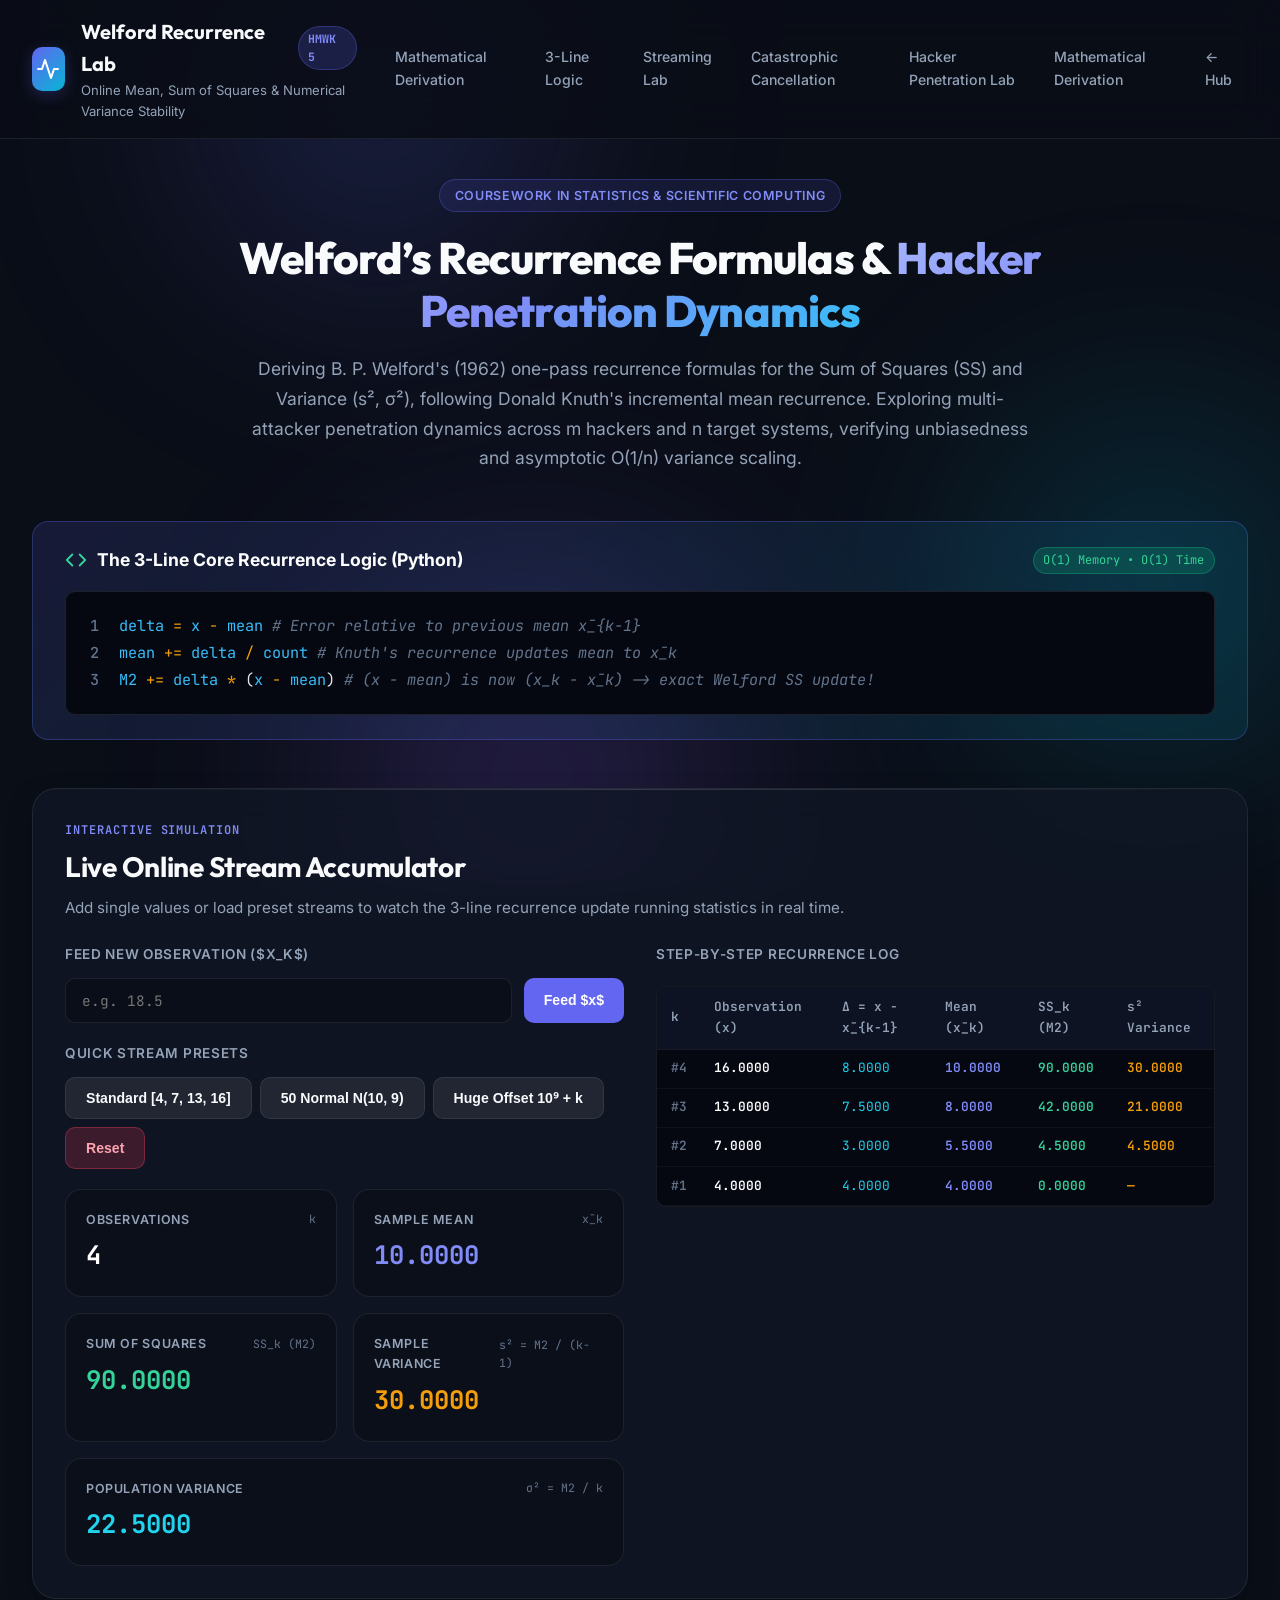
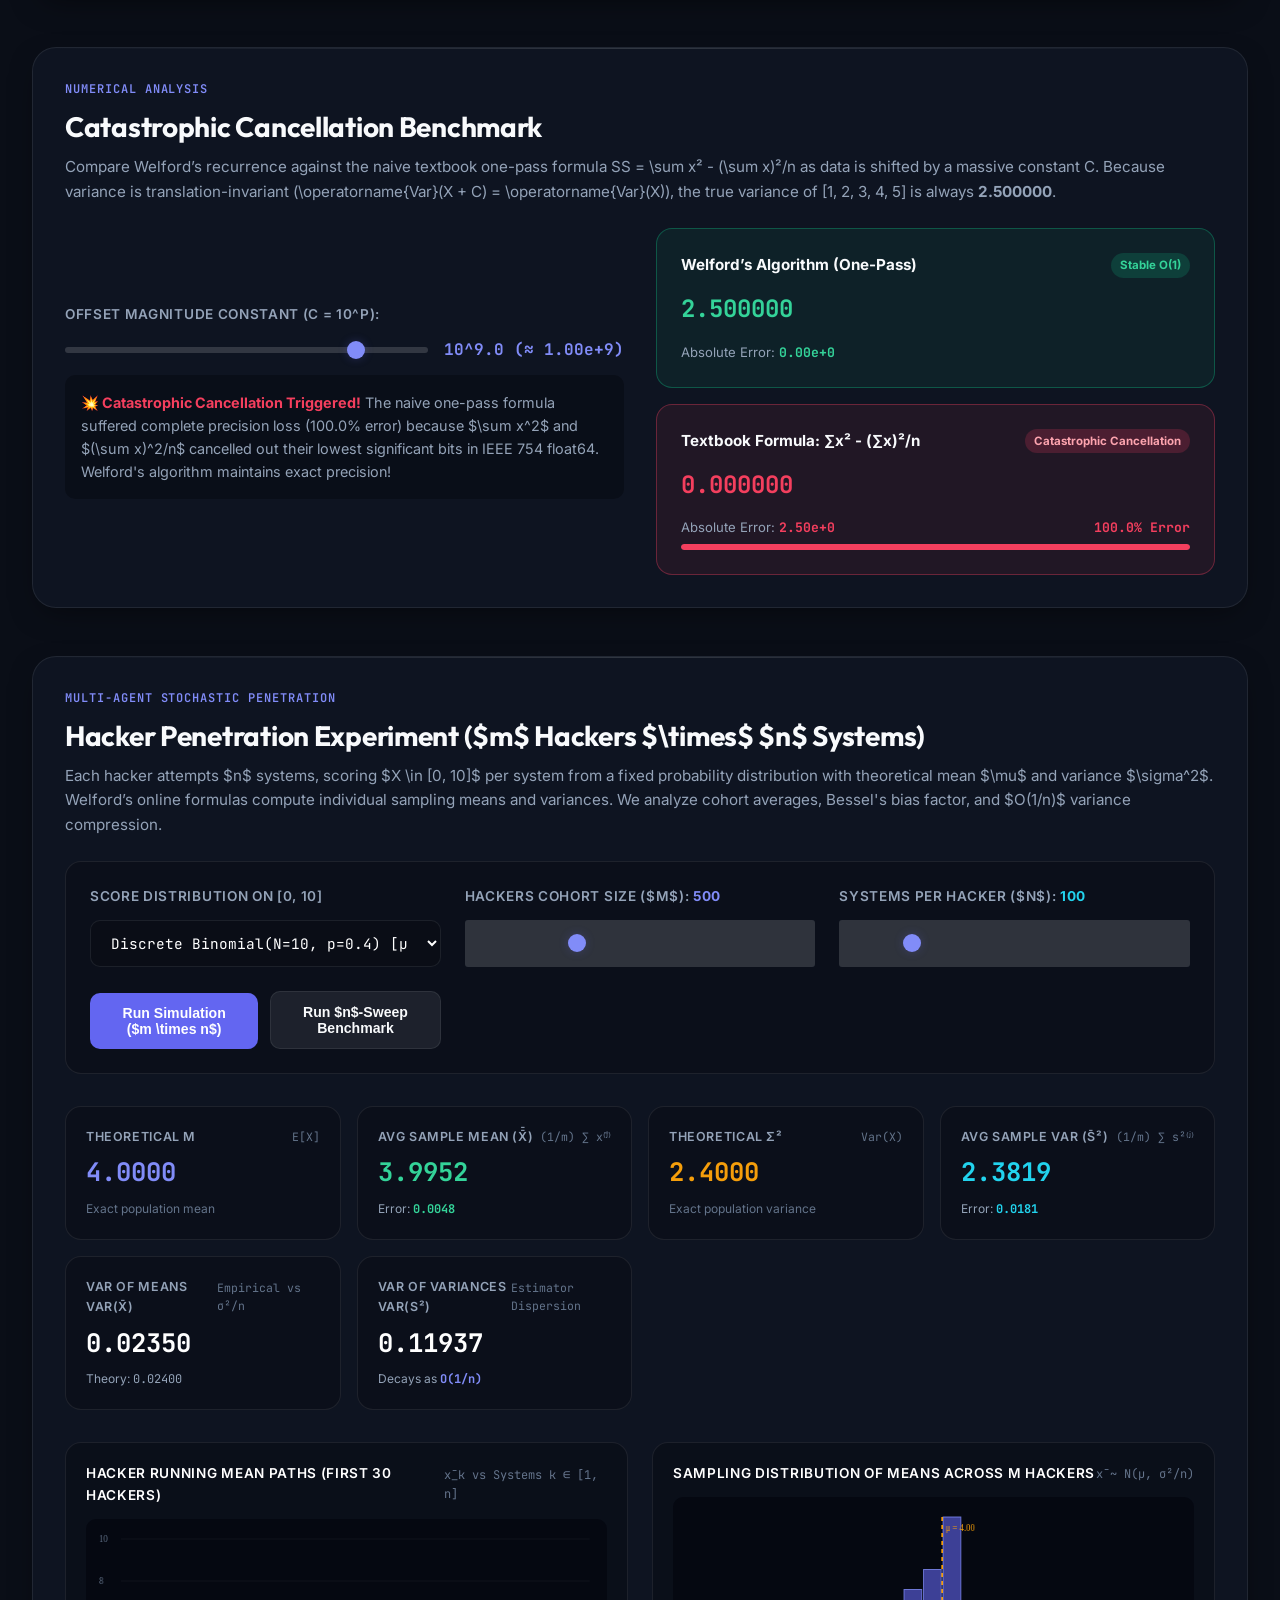
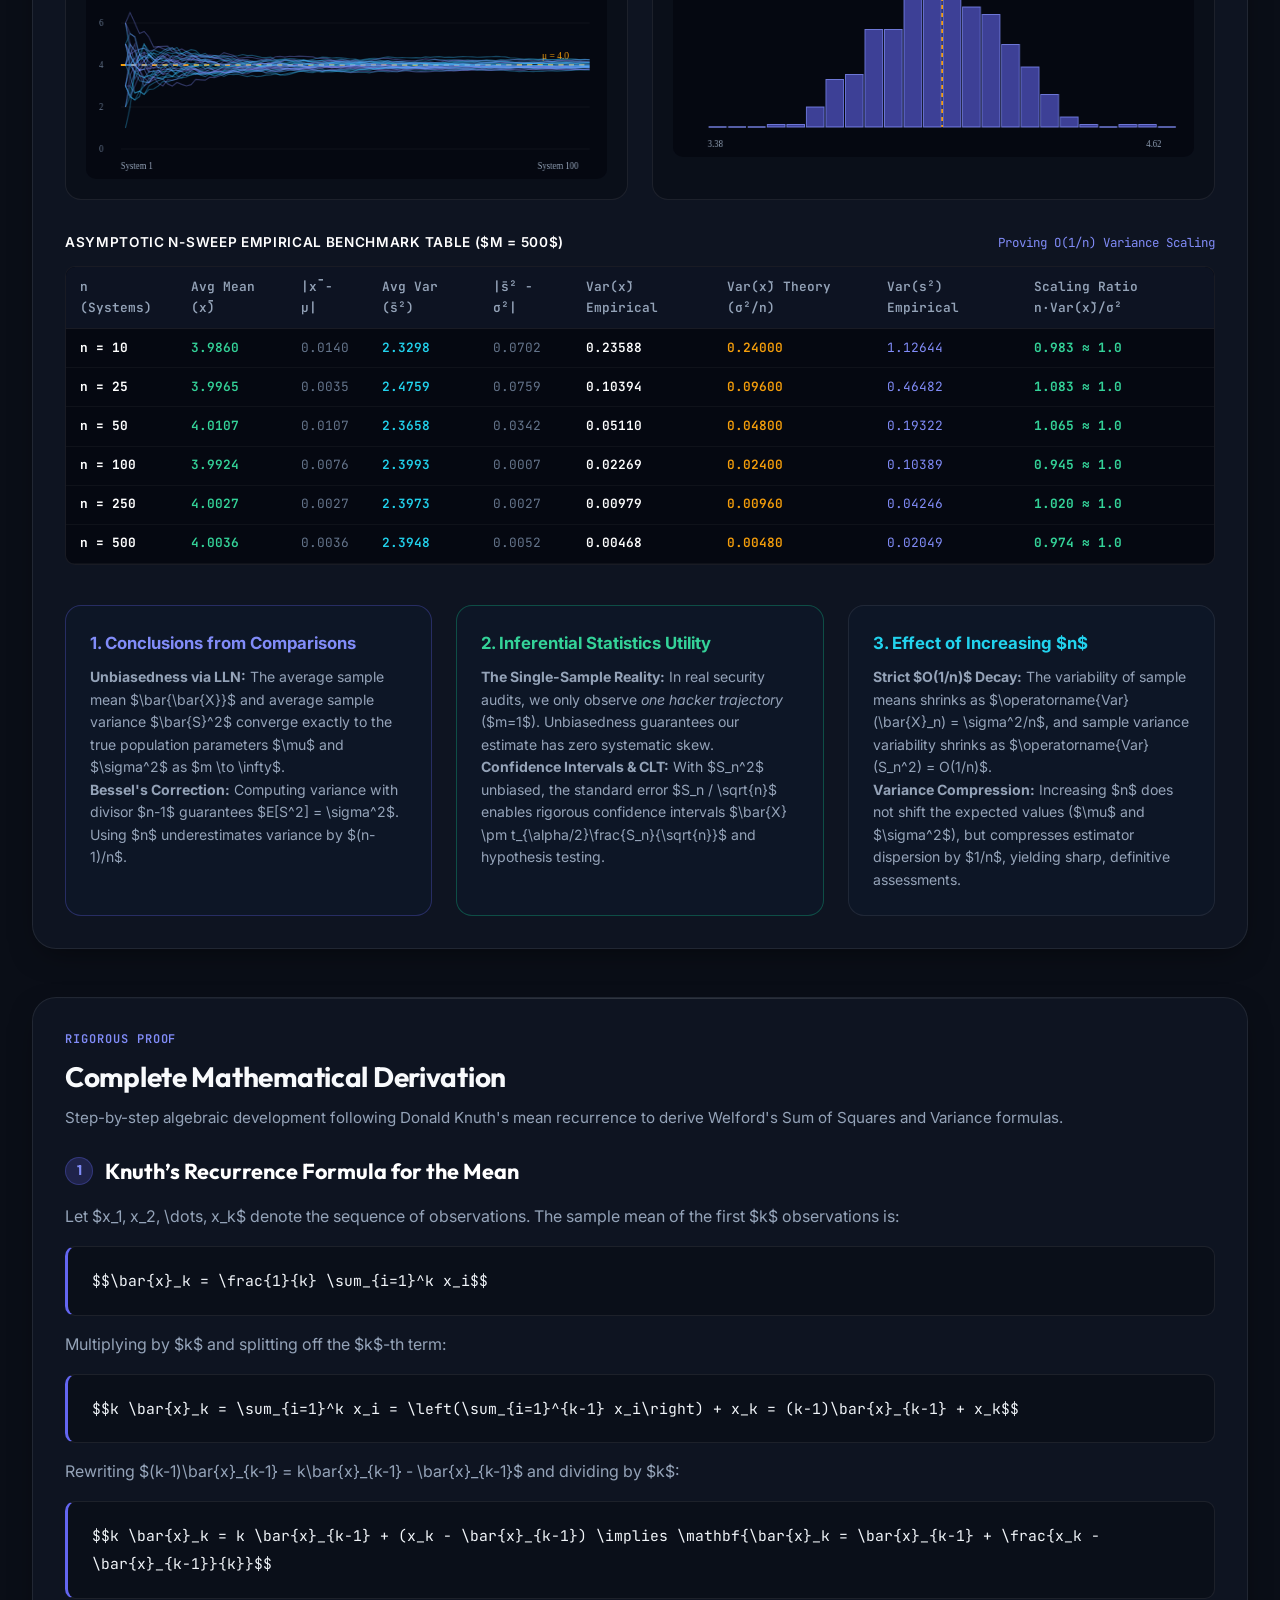
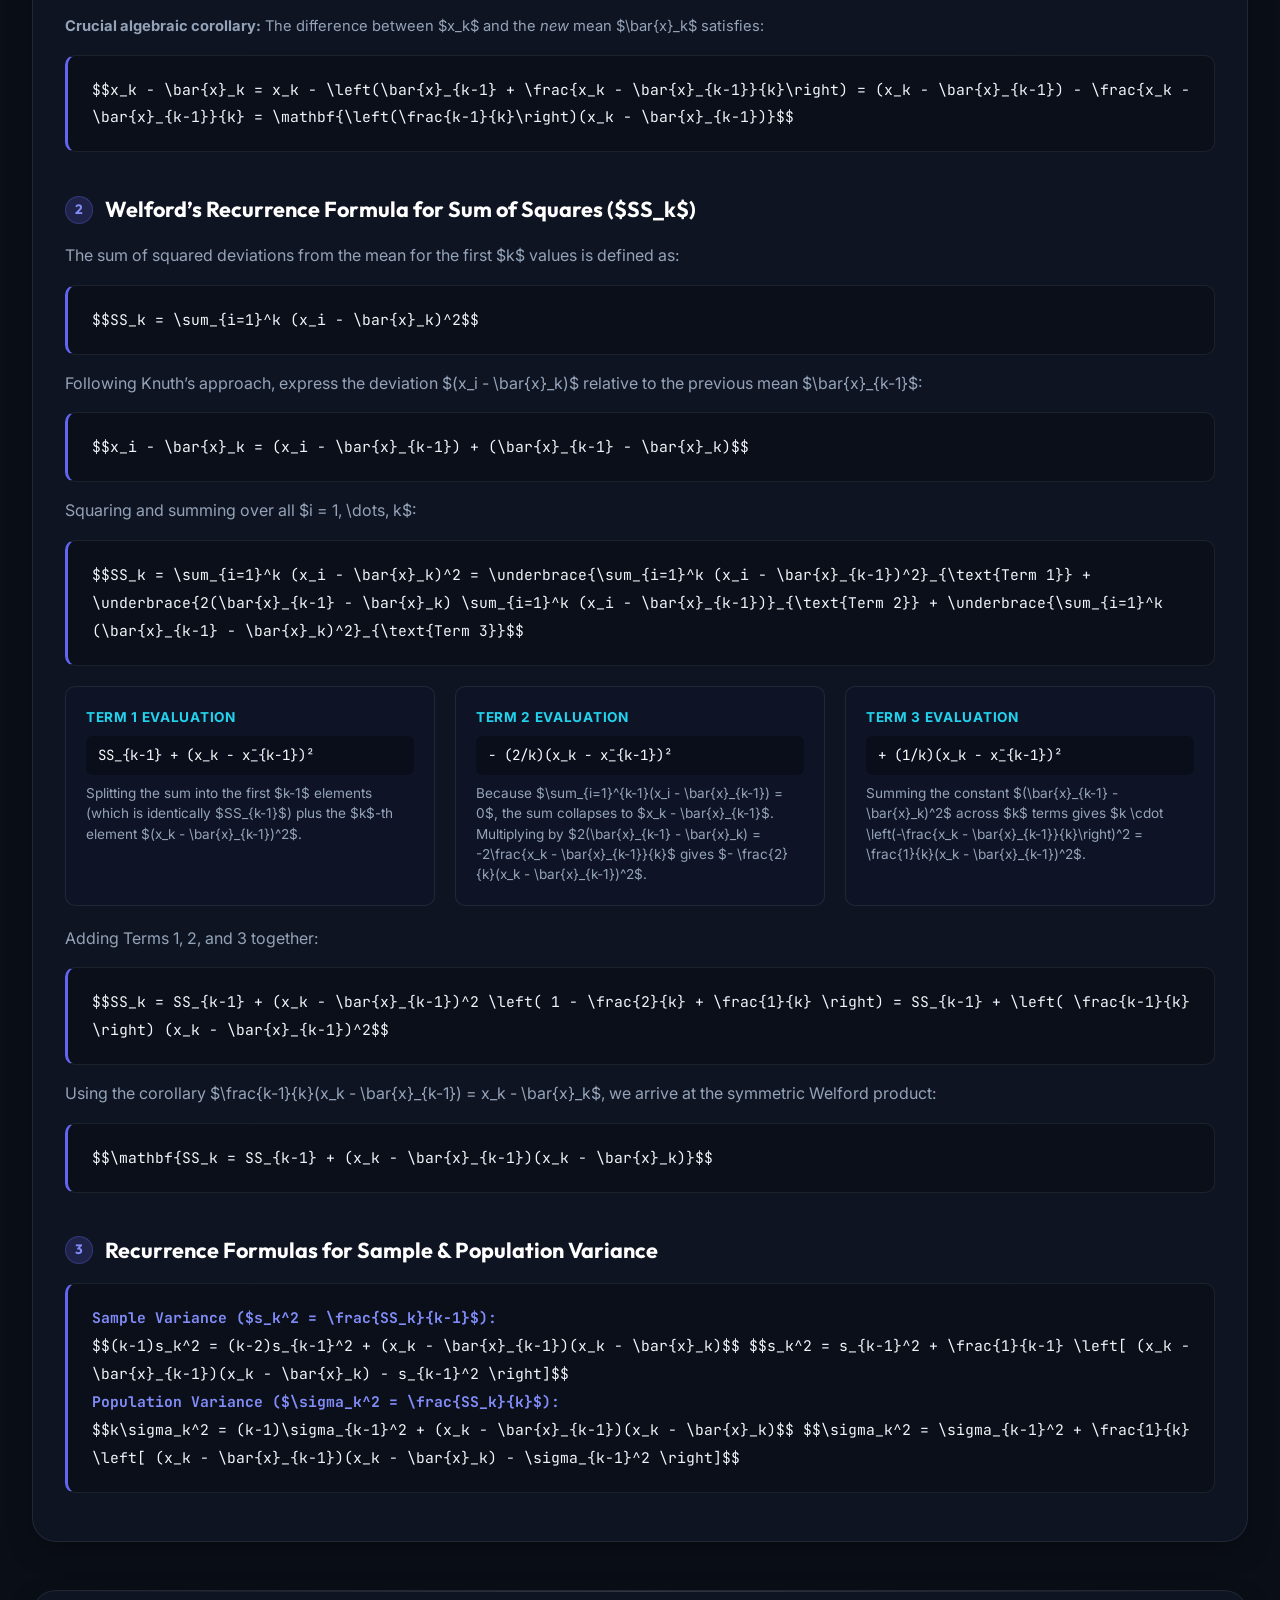
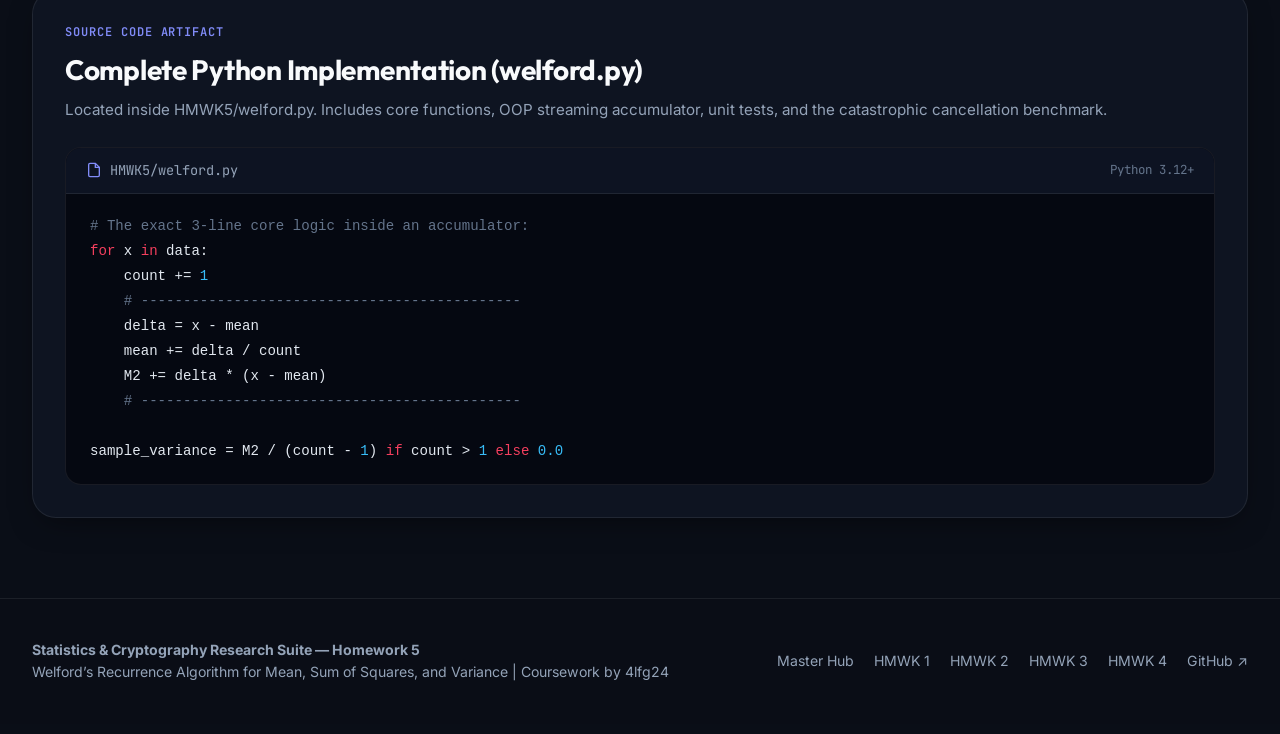
<file: HMWK5/index.html>
<!DOCTYPE html>
<html lang="en">

<head>
  <meta charset="UTF-8">
  <meta name="viewport" content="width=device-width, initial-scale=1.0">
  <title>Homework 5: Welford’s Recurrence Formulas — Online Mean, SS & Variance</title>
  <meta name="description"
    content="Mathematical derivation and implementation of Welford's recurrence formulas for online sum of squares and variance, following Knuth's approach for the mean. Featuring 3-line core Python code and interactive catastrophic cancellation laboratory.">
  <link rel="preconnect" href="https://fonts.googleapis.com">
  <link rel="preconnect" href="https://fonts.gstatic.com" crossorigin>
  <link
    href="https://fonts.googleapis.com/css2?family=Inter:wght@300;400;500;600;700&family=JetBrains+Mono:wght@400;500;600;700&family=Outfit:wght@500;600;700;800&family=Plus+Jakarta+Sans:wght@500;600;700;800&display=swap"
    rel="stylesheet">
  <link rel="stylesheet" href="style.css">
</head>

<body>
  <!-- Ambient Glow Orbs -->
  <div class="app-background">
    <div class="glow-orb orb-1"></div>
    <div class="glow-orb orb-2"></div>
    <div class="glow-orb orb-3"></div>
  </div>

  <!-- Sticky Header -->
  <header class="app-header">
    <div class="header-container">
      <a href="../index.html" class="logo-group">
        <div class="logo-icon">
          <svg viewBox="0 0 24 24" fill="none" stroke="currentColor" stroke-width="2" stroke-linecap="round"
            stroke-linejoin="round">
            <polyline points="22 12 18 12 15 21 9 3 6 12 2 12"></polyline>
          </svg>
        </div>
        <div>
          <h1 class="main-title">
            Welford Recurrence Lab
            <span class="hw-tag">HMWK 5</span>
          </h1>
          <p class="subtitle">Online Mean, Sum of Squares & Numerical Variance Stability</p>
        </div>
      </a>

      <nav class="header-nav" aria-label="Main Navigation">
        <a href="#derivation" class="nav-link">Mathematical Derivation</a>
        <a href="#core-code" class="nav-link">3-Line Logic</a>
        <a href="#lab" class="nav-link">Streaming Lab</a>
        <a href="#benchmark" class="nav-link">Catastrophic Cancellation</a>
        <a href="#hacker-lab" class="nav-link">Hacker Penetration Lab</a>
        <a href="#derivation" class="nav-link">Mathematical Derivation</a>
        <a href="../index.html" class="nav-link">← Hub</a>
      </nav>
    </div>
  </header>

  <!-- Main Content Layout -->
  <main class="app-container">

    <!-- Hero Section -->
    <section class="hero-section">
      <div class="hero-badge">Coursework in Statistics & Scientific Computing</div>
      <h2 class="hero-title">
        Welford’s Recurrence Formulas &
        <span class="gradient-text">Hacker Penetration Dynamics</span>
      </h2>
      <p class="hero-desc">
        Deriving B. P. Welford's (1962) one-pass recurrence formulas for the Sum of Squares (<span class="math-sym">SS</span>)
        and Variance (<span class="math-sym">s²</span>, <span class="math-sym">σ²</span>), following Donald Knuth's incremental
        mean recurrence. Exploring multi-attacker penetration dynamics across <span class="math-sym">m</span> hackers and
        <span class="math-sym">n</span> target systems, verifying unbiasedness and asymptotic <span class="math-sym">O(1/n)</span> variance scaling.
      </p>
    </section>

    <!-- 3-LINE CODE SHOWCASE BANNER -->
    <section id="core-code" class="highlight-banner">
      <div class="banner-header">
        <h3 class="banner-title">
          <svg width="22" height="22" viewBox="0 0 24 24" fill="none" stroke="currentColor" stroke-width="2"
            stroke-linecap="round" stroke-linejoin="round" style="color: var(--emerald-light);">
            <polyline points="16 18 22 12 16 6"></polyline>
            <polyline points="8 6 2 12 8 18"></polyline>
          </svg>
          The 3-Line Core Recurrence Logic (Python)
        </h3>
        <span class="code-badge">O(1) Memory • O(1) Time</span>
      </div>

      <div class="code-box-3lines">
        <div class="line">
          <span class="line-num">1</span>
          <span class="code-text"><span class="var">delta</span> <span class="op">=</span> <span class="var">x</span> <span class="op">-</span> <span class="var">mean</span> <span class="cm"># Error relative to previous mean x̄_{k-1}</span></span>
        </div>
        <div class="line">
          <span class="line-num">2</span>
          <span class="code-text"><span class="var">mean</span> <span class="op">+=</span> <span class="var">delta</span> <span class="op">/</span> <span class="var">count</span> <span class="cm"># Knuth's recurrence updates mean to x̄_k</span></span>
        </div>
        <div class="line">
          <span class="line-num">3</span>
          <span class="code-text"><span class="var">M2</span> <span class="op">+=</span> <span class="var">delta</span> <span class="op">*</span> (<span class="var">x</span> <span class="op">-</span> <span class="var">mean</span>) <span class="cm"># (x - mean) is now (x_k - x̄_k) -> exact Welford SS update!</span></span>
        </div>
      </div>
    </section>

    <!-- INTERACTIVE STREAMING LAB -->
    <section id="lab" class="glass-card">
      <div class="section-header">
        <div class="section-tag">Interactive Simulation</div>
        <h3 class="section-title">Live Online Stream Accumulator</h3>
        <p class="section-desc">
          Add single values or load preset streams to watch the 3-line recurrence update running statistics in real time.
        </p>
      </div>

      <div class="lab-grid">
        <!-- Controls & Metrics -->
        <div class="lab-panel">
          <div class="controls-group">
            <span class="control-label">Feed New Observation ($x_k$)</span>
            <div class="input-row">
              <input type="number" id="custom-val-input" class="text-input" placeholder="e.g. 18.5" step="any">
              <button id="btn-add" class="btn">Feed $x$</button>
            </div>
          </div>

          <div class="controls-group">
            <span class="control-label">Quick Stream Presets</span>
            <div class="btn-group">
              <button id="btn-preset-std" class="btn btn-secondary">Standard [4, 7, 13, 16]</button>
              <button id="btn-preset-norm" class="btn btn-secondary">50 Normal N(10, 9)</button>
              <button id="btn-preset-offset" class="btn btn-secondary">Huge Offset 10⁹ + k</button>
              <button id="btn-reset" class="btn btn-danger">Reset</button>
            </div>
          </div>

          <!-- Metrics Display -->
          <div class="metrics-grid">
            <div class="metric-card">
              <div class="metric-header">
                <span class="metric-title">Observations</span>
                <span class="metric-formula">k</span>
              </div>
              <div id="metric-count" class="metric-value">0</div>
            </div>

            <div class="metric-card">
              <div class="metric-header">
                <span class="metric-title">Sample Mean</span>
                <span class="metric-formula">x̄_k</span>
              </div>
              <div id="metric-mean" class="metric-value indigo">0.0000</div>
            </div>

            <div class="metric-card">
              <div class="metric-header">
                <span class="metric-title">Sum of Squares</span>
                <span class="metric-formula">SS_k (M2)</span>
              </div>
              <div id="metric-m2" class="metric-value emerald">0.0000</div>
            </div>

            <div class="metric-card">
              <div class="metric-header">
                <span class="metric-title">Sample Variance</span>
                <span class="metric-formula">s² = M2 / (k-1)</span>
              </div>
              <div id="metric-svar" class="metric-value amber">0.0000</div>
            </div>

            <div class="metric-card" style="grid-column: span 2;">
              <div class="metric-header">
                <span class="metric-title">Population Variance</span>
                <span class="metric-formula">σ² = M2 / k</span>
              </div>
              <div id="metric-pvar" class="metric-value cyan">0.0000</div>
            </div>
          </div>
        </div>

        <!-- History Inspection Table -->
        <div class="lab-panel">
          <span class="control-label">Step-by-Step Recurrence Log</span>
          <div class="stream-history-box">
            <table class="history-table">
              <thead>
                <tr>
                  <th>k</th>
                  <th>Observation (x)</th>
                  <th>Δ = x - x̄_{k-1}</th>
                  <th>Mean (x̄_k)</th>
                  <th>SS_k (M2)</th>
                  <th>s² Variance</th>
                </tr>
              </thead>
              <tbody id="history-tbody">
                <!-- Dynamically populated -->
              </tbody>
            </table>
          </div>
        </div>
      </div>
    </section>

    <!-- CATASTROPHIC CANCELLATION BENCHMARK -->
    <section id="benchmark" class="glass-card">
      <div class="section-header">
        <div class="section-tag">Numerical Analysis</div>
        <h3 class="section-title">Catastrophic Cancellation Benchmark</h3>
        <p class="section-desc">
          Compare Welford’s recurrence against the naive textbook one-pass formula <span class="math-sym">SS = \sum x² - (\sum x)²/n</span>
          as data is shifted by a massive constant <span class="math-sym">C</span>. Because variance is translation-invariant
          (<span class="math-sym">\operatorname{Var}(X + C) = \operatorname{Var}(X)</span>), the true variance of [1, 2, 3, 4, 5] is always <strong>2.500000</strong>.
        </p>
      </div>

      <div class="cancellation-box">
        <div class="slider-group">
          <span class="control-label">Offset Magnitude Constant (C = 10^p):</span>
          <div class="slider-container">
            <input type="range" id="offset-slider" class="range-slider" min="0" max="11" step="0.5" value="9">
            <span id="offset-display" style="font-family: var(--font-mono); font-weight: 700; color: var(--indigo-light); min-width: 140px;">
              10^9.0
            </span>
          </div>

          <p id="cancellation-note" style="font-size: 0.9rem; line-height: 1.6; color: var(--text-muted); background: rgba(0,0,0,0.3); padding: 1rem; border-radius: var(--radius-md);">
            <!-- Status message -->
          </p>
        </div>

        <!-- Comparison Cards -->
        <div style="display: flex; flex-direction: column; gap: 1rem;">
          <!-- Welford Card -->
          <div class="compare-card good">
            <div class="compare-title">
              <span>Welford’s Algorithm (One-Pass)</span>
              <span class="badge-stable">Stable O(1)</span>
            </div>
            <div id="bench-welford-var" class="compare-val" style="color: var(--emerald-light);">2.500000</div>
            <div class="error-meter">
              <span style="color: var(--text-muted);">Absolute Error: <strong id="bench-welford-err" style="color: var(--emerald-light); font-family: var(--font-mono);">0.00e+00</strong></span>
            </div>
          </div>

          <!-- Naive Card -->
          <div class="compare-card bad">
            <div class="compare-title">
              <span>Textbook Formula: ∑x² - (∑x)²/n</span>
              <span class="badge-unstable">Catastrophic Cancellation</span>
            </div>
            <div id="bench-naive-var" class="compare-val" style="color: var(--rose);">0.000000</div>
            <div class="error-meter">
              <div style="display: flex; justify-content: space-between;">
                <span style="color: var(--text-muted);">Absolute Error: <strong id="bench-naive-err" style="color: var(--rose); font-family: var(--font-mono);">2.50e+00</strong></span>
                <span id="naive-error-pct" style="color: var(--rose); font-weight: 700; font-family: var(--font-mono);">100.0% Error</span>
              </div>
              <div class="error-bar-bg">
                <div id="naive-error-fill" class="error-bar-fill" style="width: 100%;"></div>
              </div>
            </div>
          </div>
        </div>
      </div>
    </section>

    <!-- MULTI-HACKER PENETRATION EXPERIMENT SECTION -->
    <section id="hacker-lab" class="glass-card">
      <div class="section-header">
        <div class="section-tag">Multi-Agent Stochastic Penetration</div>
        <h3 class="section-title">Hacker Penetration Experiment ($m$ Hackers $\times$ $n$ Systems)</h3>
        <p class="section-desc">
          Each hacker attempts $n$ systems, scoring $X \in [0, 10]$ per system from a fixed probability distribution with theoretical mean $\mu$ and variance $\sigma^2$.
          Welford’s online formulas compute individual sampling means and variances. We analyze cohort averages, Bessel's bias factor, and $O(1/n)$ variance compression.
        </p>
      </div>

      <!-- Controls Row -->
      <div style="display: grid; grid-template-columns: repeat(auto-fit, minmax(260px, 1fr)); gap: 1.5rem; background: rgba(10, 14, 23, 0.6); padding: 1.5rem; border-radius: var(--radius-lg); border: 1px solid var(--border-subtle); margin-bottom: 2rem;">
        <div class="controls-group">
          <span class="control-label">Score Distribution on [0, 10]</span>
          <select id="hacker-dist-select" class="text-input" style="cursor: pointer;">
            <option value="binomial" selected>Discrete Binomial(N=10, p=0.4) [μ=4.0, σ²=2.4]</option>
            <option value="uniform">Continuous Uniform(0, 10) [μ=5.0, σ²=8.333]</option>
            <option value="discrete_uniform">Discrete Uniform 0..10 [μ=5.0, σ²=10.0]</option>
          </select>
        </div>

        <div class="controls-group">
          <span class="control-label">Hackers Cohort Size ($m$): <strong id="m-display" style="color: var(--indigo-light);">500</strong></span>
          <input type="range" id="m-slider" class="range-slider" min="50" max="1500" step="50" value="500">
        </div>

        <div class="controls-group">
          <span class="control-label">Systems per Hacker ($n$): <strong id="n-display" style="color: var(--cyan-light);">100</strong></span>
          <input type="range" id="n-slider" class="range-slider" min="5" max="500" step="5" value="100">
        </div>

        <div style="display: flex; gap: 0.75rem; align-items: flex-end;">
          <button id="btn-run-hacker-sim" class="btn" style="flex: 1;">Run Simulation ($m \times n$)</button>
          <button id="btn-run-n-sweep" class="btn btn-secondary" style="flex: 1;">Run $n$-Sweep Benchmark</button>
        </div>
      </div>

      <!-- Comparison Metrics Cards -->
      <div class="metrics-grid" style="grid-template-columns: repeat(auto-fit, minmax(220px, 1fr)); margin-bottom: 2rem;">
        <div class="metric-card">
          <div class="metric-header">
            <span class="metric-title">Theoretical μ</span>
            <span class="metric-formula">E[X]</span>
          </div>
          <div id="hm-th-mu" class="metric-value indigo">4.0000</div>
          <div style="font-size: 0.75rem; color: var(--text-dim);">Exact population mean</div>
        </div>

        <div class="metric-card">
          <div class="metric-header">
            <span class="metric-title">Avg Sample Mean (x̄̄)</span>
            <span class="metric-formula">(1/m) ∑ x̄⁽ʲ⁾</span>
          </div>
          <div id="hm-avg-mean" class="metric-value emerald">4.0000</div>
          <div style="font-size: 0.75rem; color: var(--text-muted);">Error: <strong id="hm-err-mean" style="color: var(--emerald-light); font-family: var(--font-mono);">0.0000</strong></div>
        </div>

        <div class="metric-card">
          <div class="metric-header">
            <span class="metric-title">Theoretical σ²</span>
            <span class="metric-formula">Var(X)</span>
          </div>
          <div id="hm-th-var" class="metric-value amber">2.4000</div>
          <div style="font-size: 0.75rem; color: var(--text-dim);">Exact population variance</div>
        </div>

        <div class="metric-card">
          <div class="metric-header">
            <span class="metric-title">Avg Sample Var (s̄²)</span>
            <span class="metric-formula">(1/m) ∑ s²⁽ʲ⁾</span>
          </div>
          <div id="hm-avg-var" class="metric-value cyan">2.4000</div>
          <div style="font-size: 0.75rem; color: var(--text-muted);">Error: <strong id="hm-err-var" style="color: var(--cyan-light); font-family: var(--font-mono);">0.0000</strong></div>
        </div>

        <div class="metric-card">
          <div class="metric-header">
            <span class="metric-title">Var of Means Var(x̄)</span>
            <span class="metric-formula">Empirical vs σ²/n</span>
          </div>
          <div id="hm-var-means" class="metric-value">0.0240</div>
          <div style="font-size: 0.75rem; color: var(--text-muted);">Theory: <span id="hm-th-var-means" style="font-family: var(--font-mono);">0.0240</span></div>
        </div>

        <div class="metric-card">
          <div class="metric-header">
            <span class="metric-title">Var of Variances Var(s²)</span>
            <span class="metric-formula">Estimator Dispersion</span>
          </div>
          <div id="hm-var-vars" class="metric-value">0.1050</div>
          <div style="font-size: 0.75rem; color: var(--text-muted);">Decays as <strong style="color: var(--indigo-light); font-family: var(--font-mono);">O(1/n)</strong></div>
        </div>
      </div>

      <!-- Canvases: Trajectories & Sampling Distribution -->
      <div style="display: grid; grid-template-columns: 1fr 1fr; gap: 1.5rem; margin-bottom: 2rem;">
        <div style="background: rgba(10, 14, 23, 0.7); border: 1px solid var(--border-subtle); border-radius: var(--radius-lg); padding: 1.25rem; display: flex; flex-direction: column; gap: 0.75rem;">
          <div style="display: flex; justify-content: space-between; align-items: center;">
            <span class="control-label" style="color: #fff;">Hacker Running Mean Paths (First 30 Hackers)</span>
            <span style="font-size: 0.75rem; color: var(--text-dim); font-family: var(--font-mono);">x̄_k vs Systems k ∈ [1, n]</span>
          </div>
          <canvas id="canvas-trajectories" width="600" height="260" style="width: 100%; height: 260px; background: #050811; border-radius: var(--radius-md);"></canvas>
        </div>

        <div style="background: rgba(10, 14, 23, 0.7); border: 1px solid var(--border-subtle); border-radius: var(--radius-lg); padding: 1.25rem; display: flex; flex-direction: column; gap: 0.75rem;">
          <div style="display: flex; justify-content: space-between; align-items: center;">
            <span class="control-label" style="color: #fff;">Sampling Distribution of Means across m Hackers</span>
            <span style="font-size: 0.75rem; color: var(--text-dim); font-family: var(--font-mono);">x̄ ~ N(μ, σ²/n)</span>
          </div>
          <canvas id="canvas-histogram" width="600" height="260" style="width: 100%; height: 260px; background: #050811; border-radius: var(--radius-md);"></canvas>
        </div>
      </div>

      <!-- Asymptotic n-Sweep Benchmark Table -->
      <div style="margin-bottom: 2.5rem;">
        <div style="display: flex; justify-content: space-between; align-items: center; margin-bottom: 0.75rem;">
          <span class="control-label" style="color: #fff;">Asymptotic n-Sweep Empirical Benchmark Table ($m = 500$)</span>
          <span style="font-size: 0.78rem; color: var(--indigo-light); font-family: var(--font-mono);">Proving O(1/n) Variance Scaling</span>
        </div>
        <div class="stream-history-box" style="max-height: 320px;">
          <table class="history-table">
            <thead>
              <tr>
                <th>n (Systems)</th>
                <th>Avg Mean (x̄̄)</th>
                <th>|x̄̄ - μ|</th>
                <th>Avg Var (s̄²)</th>
                <th>|s̄² - σ²|</th>
                <th>Var(x̄) Empirical</th>
                <th>Var(x̄) Theory (σ²/n)</th>
                <th>Var(s²) Empirical</th>
                <th>Scaling Ratio n·Var(x̄)/σ²</th>
              </tr>
            </thead>
            <tbody id="n-sweep-tbody">
              <!-- Dynamically populated -->
            </tbody>
          </table>
        </div>
      </div>

      <!-- Theoretical Synthesis & Core Questions Answered -->
      <div style="display: grid; grid-template-columns: repeat(auto-fit, minmax(320px, 1fr)); gap: 1.5rem;">
        <div style="background: rgba(15, 23, 42, 0.7); border: 1px solid var(--border-accent); border-radius: var(--radius-lg); padding: 1.5rem;">
          <h4 style="font-size: 1.05rem; font-weight: 700; color: var(--indigo-light); margin-bottom: 0.6rem;">
            1. Conclusions from Comparisons
          </h4>
          <p style="font-size: 0.88rem; color: var(--text-muted); line-height: 1.6;">
            <strong>Unbiasedness via LLN:</strong> The average sample mean $\bar{\bar{X}}$ and average sample variance $\bar{S}^2$ converge exactly to the true population parameters $\mu$ and $\sigma^2$ as $m \to \infty$.<br>
            <strong>Bessel's Correction:</strong> Computing variance with divisor $n-1$ guarantees $E[S^2] = \sigma^2$. Using $n$ underestimates variance by $(n-1)/n$.
          </p>
        </div>

        <div style="background: rgba(15, 23, 42, 0.7); border: 1px solid var(--border-emerald); border-radius: var(--radius-lg); padding: 1.5rem;">
          <h4 style="font-size: 1.05rem; font-weight: 700; color: var(--emerald-light); margin-bottom: 0.6rem;">
            2. Inferential Statistics Utility
          </h4>
          <p style="font-size: 0.88rem; color: var(--text-muted); line-height: 1.6;">
            <strong>The Single-Sample Reality:</strong> In real security audits, we only observe <em>one hacker trajectory</em> ($m=1$). Unbiasedness guarantees our estimate has zero systematic skew.<br>
            <strong>Confidence Intervals & CLT:</strong> With $S_n^2$ unbiased, the standard error $S_n / \sqrt{n}$ enables rigorous confidence intervals $\bar{X} \pm t_{\alpha/2}\frac{S_n}{\sqrt{n}}$ and hypothesis testing.
          </p>
        </div>

        <div style="background: rgba(15, 23, 42, 0.7); border: 1px solid var(--border-subtle); border-radius: var(--radius-lg); padding: 1.5rem;">
          <h4 style="font-size: 1.05rem; font-weight: 700; color: var(--cyan-light); margin-bottom: 0.6rem;">
            3. Effect of Increasing $n$
          </h4>
          <p style="font-size: 0.88rem; color: var(--text-muted); line-height: 1.6;">
            <strong>Strict $O(1/n)$ Decay:</strong> The variability of sample means shrinks as $\operatorname{Var}(\bar{X}_n) = \sigma^2/n$, and sample variance variability shrinks as $\operatorname{Var}(S_n^2) = O(1/n)$.<br>
            <strong>Variance Compression:</strong> Increasing $n$ does not shift the expected values ($\mu$ and $\sigma^2$), but compresses estimator dispersion by $1/n$, yielding sharp, definitive assessments.
          </p>
        </div>
      </div>
    </section>

    <!-- COMPLETE MATHEMATICAL DERIVATION -->
    <section id="derivation" class="glass-card">
      <div class="section-header">
        <div class="section-tag">Rigorous Proof</div>
        <h3 class="section-title">Complete Mathematical Derivation</h3>
        <p class="section-desc">
          Step-by-step algebraic development following Donald Knuth's mean recurrence to derive Welford's Sum of Squares and Variance formulas.
        </p>
      </div>

      <!-- Step 1: Knuth's Mean -->
      <div class="theory-block">
        <h4 class="theory-heading">
          <span class="theory-step-num">1</span>
          Knuth’s Recurrence Formula for the Mean
        </h4>
        <p style="color: var(--text-muted);">
          Let $x_1, x_2, \dots, x_k$ denote the sequence of observations. The sample mean of the first $k$ observations is:
        </p>
        <div class="math-display">
          $$\bar{x}_k = \frac{1}{k} \sum_{i=1}^k x_i$$
        </div>
        <p style="color: var(--text-muted);">
          Multiplying by $k$ and splitting off the $k$-th term:
        </p>
        <div class="math-display">
          $$k \bar{x}_k = \sum_{i=1}^k x_i = \left(\sum_{i=1}^{k-1} x_i\right) + x_k = (k-1)\bar{x}_{k-1} + x_k$$
        </div>
        <p style="color: var(--text-muted);">
          Rewriting $(k-1)\bar{x}_{k-1} = k\bar{x}_{k-1} - \bar{x}_{k-1}$ and dividing by $k$:
        </p>
        <div class="math-display">
          $$k \bar{x}_k = k \bar{x}_{k-1} + (x_k - \bar{x}_{k-1}) \implies \mathbf{\bar{x}_k = \bar{x}_{k-1} + \frac{x_k - \bar{x}_{k-1}}{k}}$$
        </div>
        <p style="color: var(--text-muted); font-size: 0.92rem;">
          <strong>Crucial algebraic corollary:</strong> The difference between $x_k$ and the <em>new</em> mean $\bar{x}_k$ satisfies:
        </p>
        <div class="math-display">
          $$x_k - \bar{x}_k = x_k - \left(\bar{x}_{k-1} + \frac{x_k - \bar{x}_{k-1}}{k}\right) = (x_k - \bar{x}_{k-1}) - \frac{x_k - \bar{x}_{k-1}}{k} = \mathbf{\left(\frac{k-1}{k}\right)(x_k - \bar{x}_{k-1})}$$
        </div>
      </div>

      <!-- Step 2: Sum of Squares -->
      <div class="theory-block">
        <h4 class="theory-heading">
          <span class="theory-step-num">2</span>
          Welford’s Recurrence Formula for Sum of Squares ($SS_k$)
        </h4>
        <p style="color: var(--text-muted);">
          The sum of squared deviations from the mean for the first $k$ values is defined as:
        </p>
        <div class="math-display">
          $$SS_k = \sum_{i=1}^k (x_i - \bar{x}_k)^2$$
        </div>
        <p style="color: var(--text-muted);">
          Following Knuth’s approach, express the deviation $(x_i - \bar{x}_k)$ relative to the previous mean $\bar{x}_{k-1}$:
        </p>
        <div class="math-display">
          $$x_i - \bar{x}_k = (x_i - \bar{x}_{k-1}) + (\bar{x}_{k-1} - \bar{x}_k)$$
        </div>
        <p style="color: var(--text-muted);">
          Squaring and summing over all $i = 1, \dots, k$:
        </p>
        <div class="math-display">
          $$SS_k = \sum_{i=1}^k (x_i - \bar{x}_k)^2 = \underbrace{\sum_{i=1}^k (x_i - \bar{x}_{k-1})^2}_{\text{Term 1}} + \underbrace{2(\bar{x}_{k-1} - \bar{x}_k) \sum_{i=1}^k (x_i - \bar{x}_{k-1})}_{\text{Term 2}} + \underbrace{\sum_{i=1}^k (\bar{x}_{k-1} - \bar{x}_k)^2}_{\text{Term 3}}$$
        </div>

        <div class="term-breakdown">
          <div class="term-card">
            <span class="term-title">Term 1 Evaluation</span>
            <div class="term-formula">SS_{k-1} + (x_k - x̄_{k-1})²</div>
            <div class="term-desc">
              Splitting the sum into the first $k-1$ elements (which is identically $SS_{k-1}$) plus the $k$-th element $(x_k - \bar{x}_{k-1})^2$.
            </div>
          </div>

          <div class="term-card">
            <span class="term-title">Term 2 Evaluation</span>
            <div class="term-formula">- (2/k)(x_k - x̄_{k-1})²</div>
            <div class="term-desc">
              Because $\sum_{i=1}^{k-1}(x_i - \bar{x}_{k-1}) = 0$, the sum collapses to $x_k - \bar{x}_{k-1}$. Multiplying by $2(\bar{x}_{k-1} - \bar{x}_k) = -2\frac{x_k - \bar{x}_{k-1}}{k}$ gives $- \frac{2}{k}(x_k - \bar{x}_{k-1})^2$.
            </div>
          </div>

          <div class="term-card">
            <span class="term-title">Term 3 Evaluation</span>
            <div class="term-formula">+ (1/k)(x_k - x̄_{k-1})²</div>
            <div class="term-desc">
              Summing the constant $(\bar{x}_{k-1} - \bar{x}_k)^2$ across $k$ terms gives $k \cdot \left(-\frac{x_k - \bar{x}_{k-1}}{k}\right)^2 = \frac{1}{k}(x_k - \bar{x}_{k-1})^2$.
            </div>
          </div>
        </div>

        <p style="color: var(--text-muted);">
          Adding Terms 1, 2, and 3 together:
        </p>
        <div class="math-display">
          $$SS_k = SS_{k-1} + (x_k - \bar{x}_{k-1})^2 \left( 1 - \frac{2}{k} + \frac{1}{k} \right) = SS_{k-1} + \left( \frac{k-1}{k} \right) (x_k - \bar{x}_{k-1})^2$$
        </div>
        <p style="color: var(--text-muted);">
          Using the corollary $\frac{k-1}{k}(x_k - \bar{x}_{k-1}) = x_k - \bar{x}_k$, we arrive at the symmetric Welford product:
        </p>
        <div class="math-display">
          $$\mathbf{SS_k = SS_{k-1} + (x_k - \bar{x}_{k-1})(x_k - \bar{x}_k)}$$
        </div>
      </div>

      <!-- Step 3: Variance Recurrences -->
      <div class="theory-block">
        <h4 class="theory-heading">
          <span class="theory-step-num">3</span>
          Recurrence Formulas for Sample & Population Variance
        </h4>
        <div class="math-display">
          <strong>Sample Variance ($s_k^2 = \frac{SS_k}{k-1}$):</strong><br>
          $$(k-1)s_k^2 = (k-2)s_{k-1}^2 + (x_k - \bar{x}_{k-1})(x_k - \bar{x}_k)$$
          $$s_k^2 = s_{k-1}^2 + \frac{1}{k-1} \left[ (x_k - \bar{x}_{k-1})(x_k - \bar{x}_k) - s_{k-1}^2 \right]$$
          <br>
          <strong>Population Variance ($\sigma_k^2 = \frac{SS_k}{k}$):</strong><br>
          $$k\sigma_k^2 = (k-1)\sigma_{k-1}^2 + (x_k - \bar{x}_{k-1})(x_k - \bar{x}_k)$$
          $$\sigma_k^2 = \sigma_{k-1}^2 + \frac{1}{k} \left[ (x_k - \bar{x}_{k-1})(x_k - \bar{x}_k) - \sigma_{k-1}^2 \right]$$
        </div>
      </div>
    </section>

    <!-- PYTHON CODE REPOSITORY FILE LINK -->
    <section class="glass-card">
      <div class="section-header">
        <div class="section-tag">Source Code Artifact</div>
        <h3 class="section-title">Complete Python Implementation (welford.py)</h3>
        <p class="section-desc">
          Located inside <span class="math-sym">HMWK5/welford.py</span>. Includes core functions, OOP streaming accumulator, unit tests, and the catastrophic cancellation benchmark.
        </p>
      </div>

      <div class="code-container">
        <div class="code-header">
          <span class="code-filename">
            <svg viewBox="0 0 24 24" fill="none" stroke="currentColor" stroke-width="2">
              <path d="M14 2H6a2 2 0 0 0-2 2v16a2 2 0 0 0 2 2h12a2 2 0 0 0 2-2V8z"></path>
              <polyline points="14 2 14 8 20 8"></polyline>
            </svg>
            HMWK5/welford.py
          </span>
          <span style="font-size: 0.78rem; color: var(--text-dim); font-family: var(--font-mono);">Python 3.12+</span>
        </div>
        <pre class="code-pre"><code><span style="color:#64748b;"># The exact 3-line core logic inside an accumulator:</span>
<span style="color:#f43f5e;">for</span> x <span style="color:#f43f5e;">in</span> data:
    count += <span style="color:#38bdf8;">1</span>
    <span style="color:#64748b;"># ---------------------------------------------</span>
    delta = x - mean
    mean += delta / count
    M2 += delta * (x - mean)
    <span style="color:#64748b;"># ---------------------------------------------</span>

sample_variance = M2 / (count - <span style="color:#38bdf8;">1</span>) <span style="color:#f43f5e;">if</span> count > <span style="color:#38bdf8;">1</span> <span style="color:#f43f5e;">else</span> <span style="color:#38bdf8;">0.0</span></code></pre>
      </div>
    </section>

  </main>

  <!-- Footer -->
  <footer class="app-footer">
    <div class="footer-container">
      <div>
        <p><strong>Statistics & Cryptography Research Suite — Homework 5</strong></p>
        <p>Welford’s Recurrence Algorithm for Mean, Sum of Squares, and Variance | Coursework by 4lfg24</p>
      </div>
      <div class="footer-links">
        <a href="../index.html">Master Hub</a>
        <a href="../HMWK1/index.html">HMWK 1</a>
        <a href="../HMWK2/index.html">HMWK 2</a>
        <a href="../HMWK3/index.html">HMWK 3</a>
        <a href="../HMWK4/index.html">HMWK 4</a>
        <a href="https://github.com/4lfg24/StatisticsHomeworks" target="_blank" rel="noopener">GitHub ↗</a>
      </div>
    </div>
  </footer>

  <script src="app.js"></script>
</body>

</html>
</file>
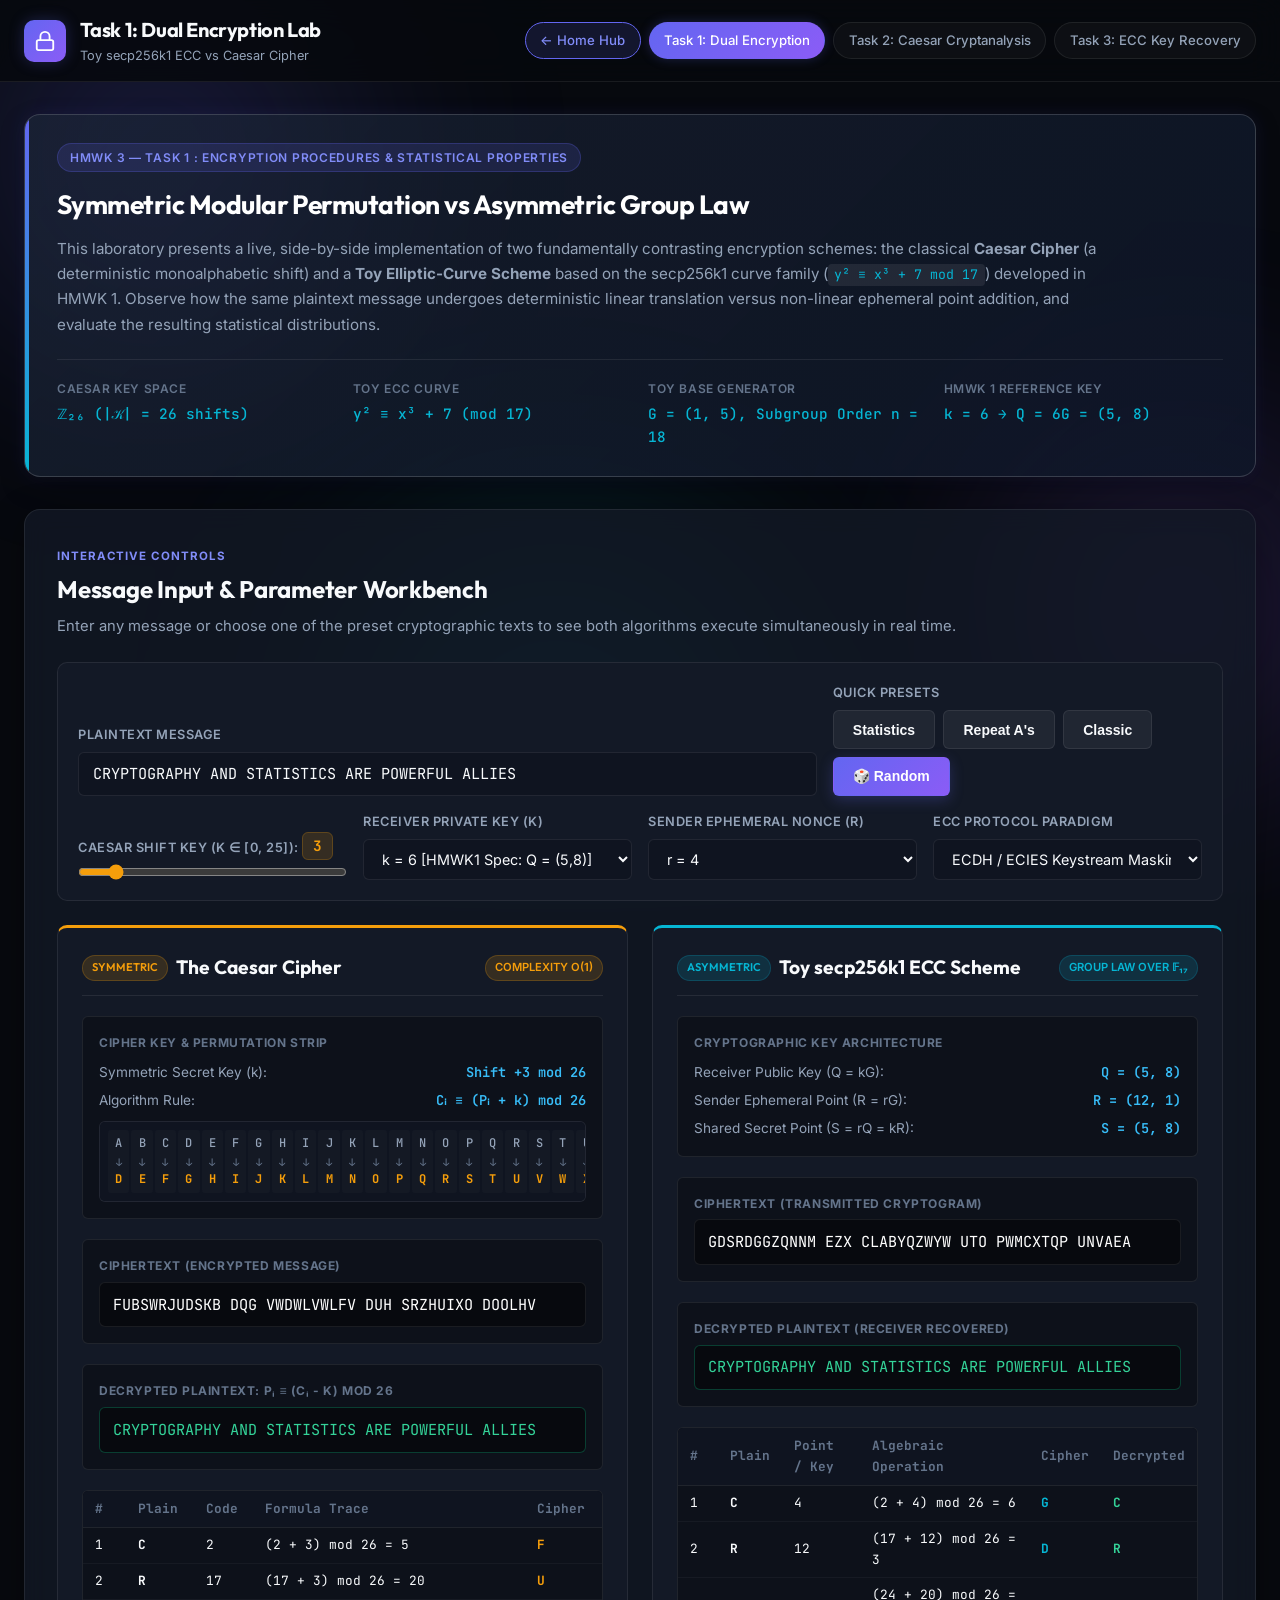
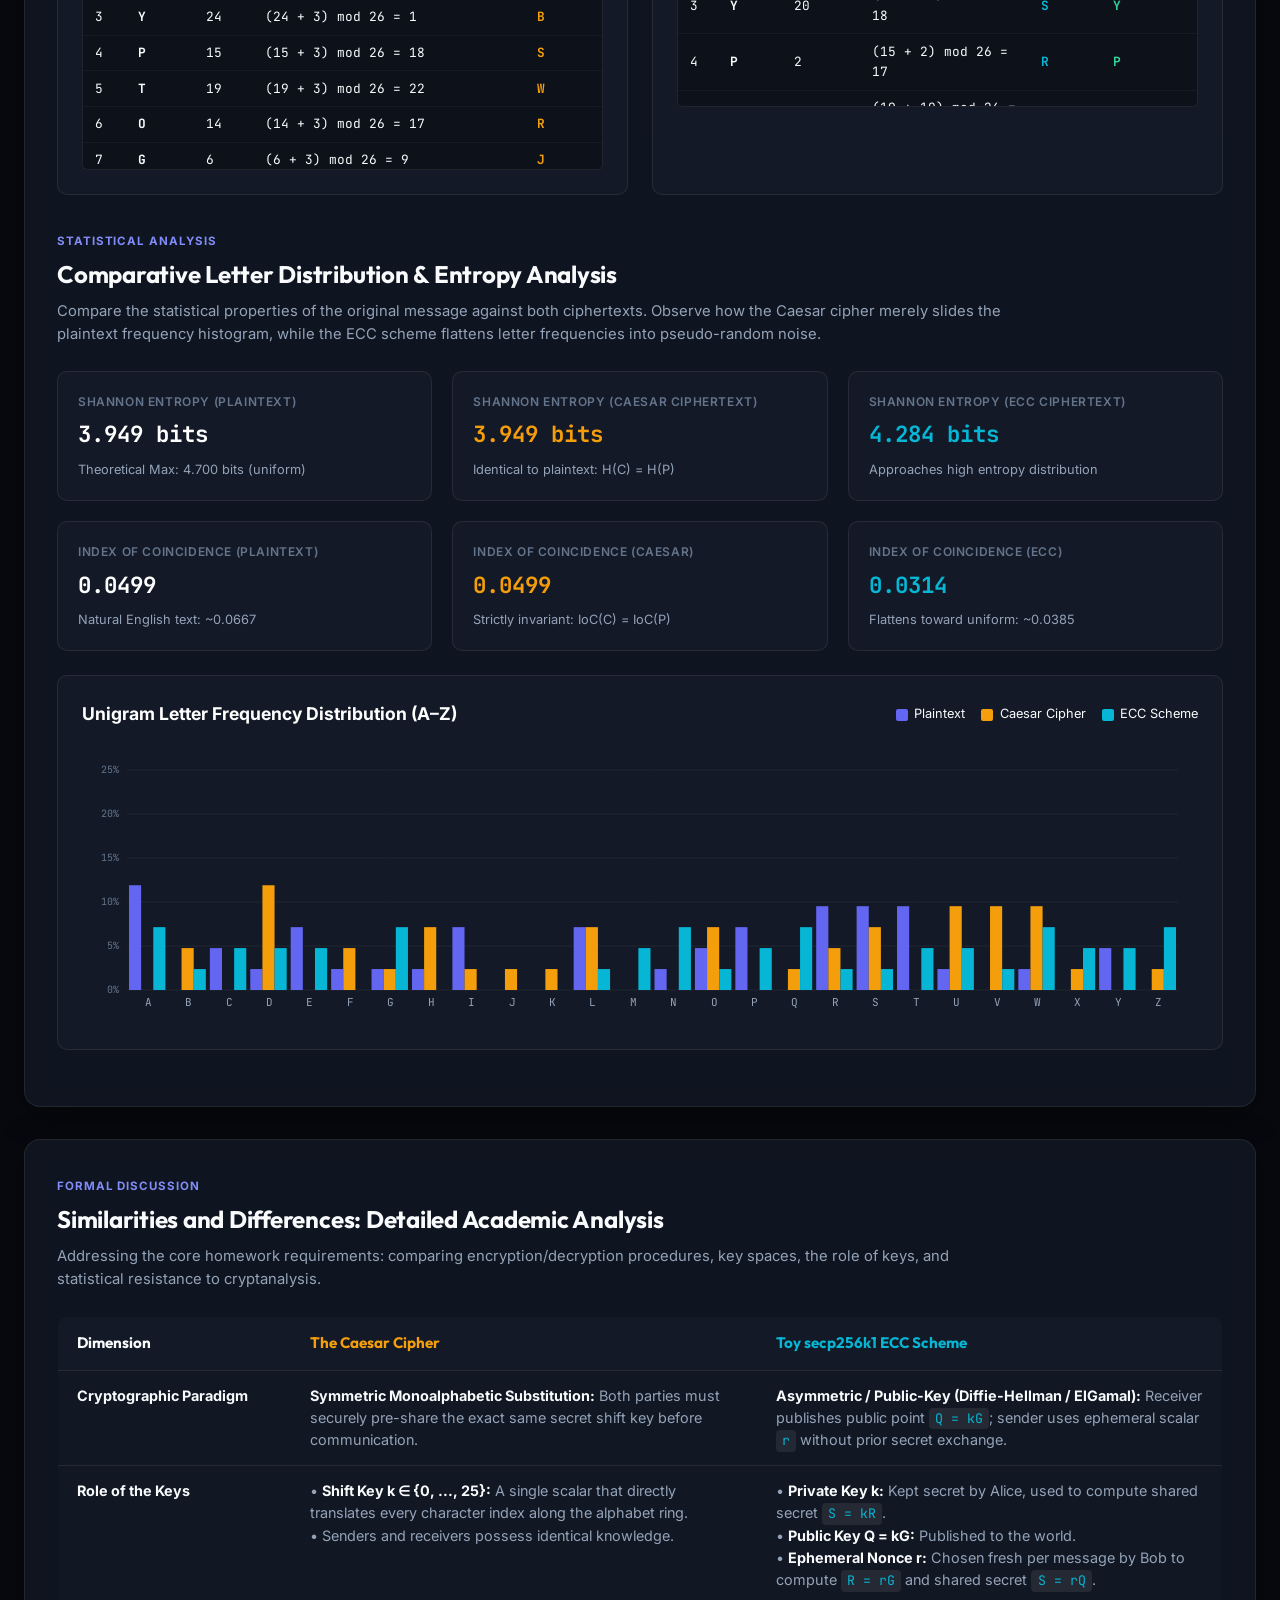
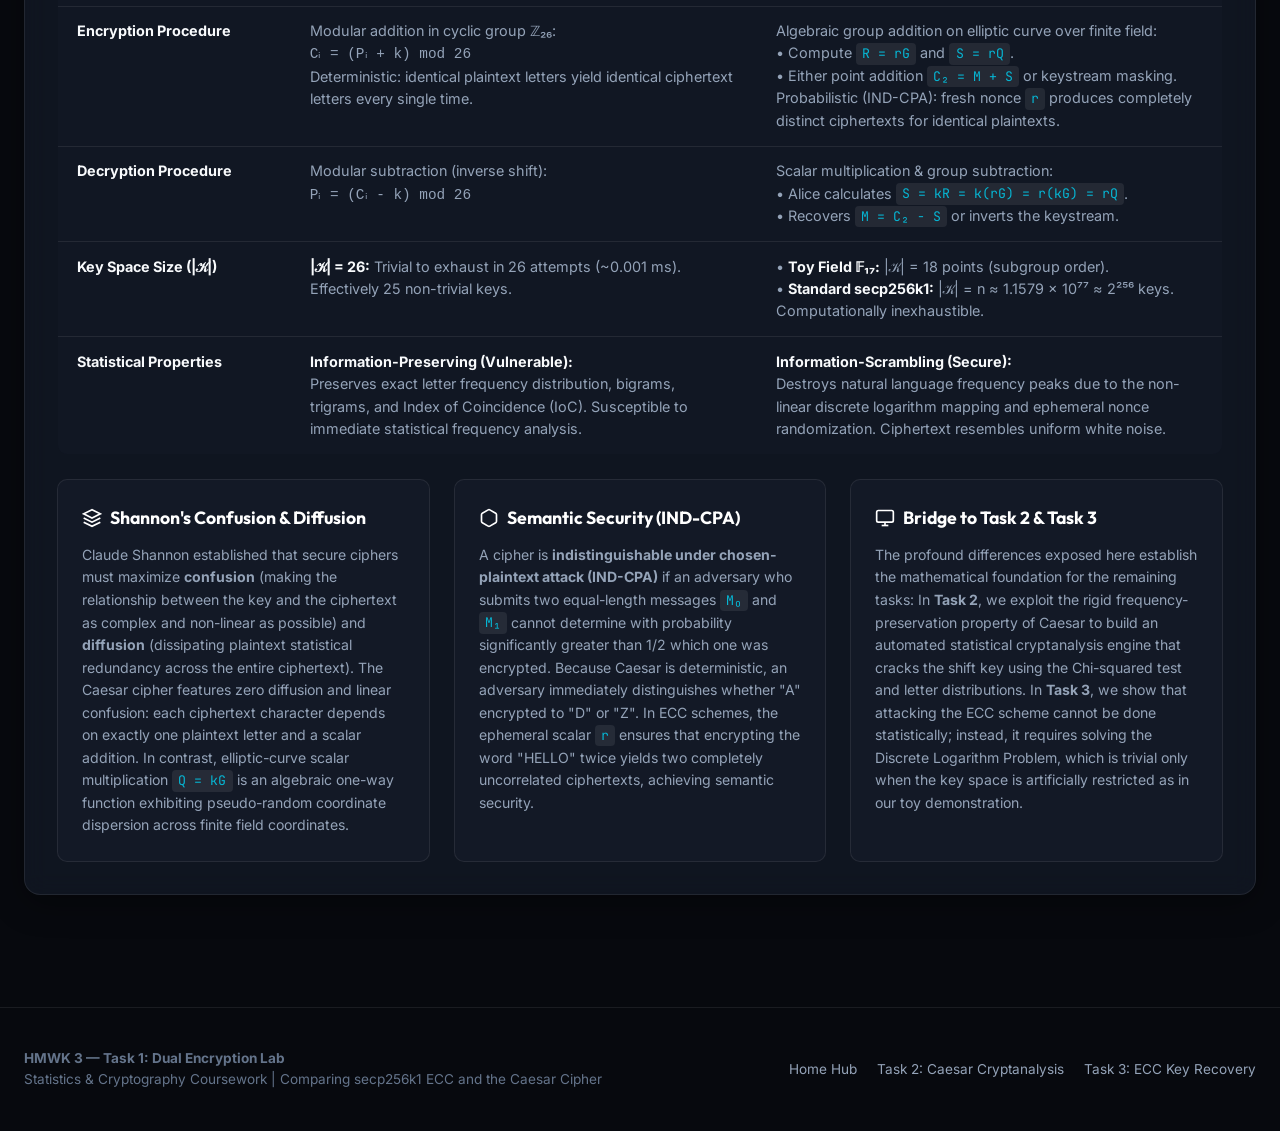
<file: HMWK3/task1.html>
<!DOCTYPE html>
<html lang="en">

<head>
  <meta charset="UTF-8">
  <meta name="viewport" content="width=device-width, initial-scale=1.0">
  <title>Task 1: Dual Encryption Lab — Toy secp256k1 ECC vs Caesar Cipher | HMWK 3</title>
  <meta name="description"
    content="Interactive cryptographic demonstration comparing the classical Caesar Cipher and a toy Elliptic-Curve (secp256k1) encryption scheme. Analyzes mathematical steps, key roles, key spaces, and statistical properties.">
  <link rel="preconnect" href="https://fonts.googleapis.com">
  <link rel="preconnect" href="https://fonts.gstatic.com" crossorigin>
  <link
    href="https://fonts.googleapis.com/css2?family=Inter:wght@300;400;500;600;700&family=JetBrains+Mono:wght@400;500;600;700&family=Outfit:wght@500;600;700;800&family=Plus+Jakarta+Sans:wght@500;600;700;800&display=swap"
    rel="stylesheet">
  <link rel="stylesheet" href="task1.css">
</head>

<body>
  <div class="app-background">
    <div class="glow-orb orb-1"></div>
    <div class="glow-orb orb-2"></div>
    <div class="glow-orb orb-3"></div>
  </div>

  <!-- Header -->
  <header class="app-header">
    <div class="header-container">
      <a href="index.html" class="logo-group">
        <div class="logo-icon">
          <svg viewBox="0 0 24 24" fill="none" stroke="currentColor" stroke-width="2" stroke-linecap="round"
            stroke-linejoin="round">
            <rect x="3" y="11" width="18" height="11" rx="2" ry="2"></rect>
            <path d="M7 11V7a5 5 0 0 1 10 0v4"></path>
          </svg>
        </div>
        <div>
          <h1 class="main-title">Task 1: Dual Encryption Lab</h1>
          <p class="subtitle">Toy secp256k1 ECC vs Caesar Cipher</p>
        </div>
      </a>

      <nav class="header-nav" aria-label="Main Navigation">
        <a href="index.html" class="nav-pill home-btn">← Home Hub</a>
        <a href="task1.html" class="nav-pill active">Task 1: Dual Encryption</a>
        <a href="task2.html" class="nav-pill">Task 2: Caesar Cryptanalysis</a>
        <a href="task3.html" class="nav-pill">Task 3: ECC Key Recovery</a>
      </nav>
    </div>
  </header>

  <main class="main-content">
    <!-- Context Banner -->
    <section class="context-banner">
      <div class="banner-card">
        <div class="banner-badge">HMWK 3 — Task 1 : Encryption Procedures & Statistical Properties</div>
        <h2>Symmetric Modular Permutation vs Asymmetric Group Law</h2>
        <p>
          This laboratory presents a live, side-by-side implementation of two fundamentally contrasting encryption
          schemes: the classical <strong>Caesar Cipher</strong> (a deterministic monoalphabetic shift) and a
          <strong>Toy Elliptic-Curve Scheme</strong> based on the secp256k1 curve family (<span
            class="code-pill">y² ≡ x³ + 7 mod 17</span>) developed in HMWK 1.
          Observe how the same plaintext message undergoes deterministic linear translation versus non-linear
          ephemeral point addition, and evaluate the resulting statistical distributions.
        </p>

        <div class="banner-meta-grid">
          <div class="meta-item">
            <span class="meta-label">Caesar Key Space</span>
            <span class="meta-val">ℤ₂₆ (|𝒦| = 26 shifts)</span>
          </div>
          <div class="meta-item">
            <span class="meta-label">Toy ECC Curve</span>
            <span class="meta-val">y² ≡ x³ + 7 (mod 17)</span>
          </div>
          <div class="meta-item">
            <span class="meta-label">Toy Base Generator</span>
            <span class="meta-val">G = (1, 5), Subgroup Order n = 18</span>
          </div>
          <div class="meta-item">
            <span class="meta-label">HMWK 1 Reference Key</span>
            <span class="meta-val">k = 6 → Q = 6G = (5, 8)</span>
          </div>
        </div>
      </div>
    </section>

    <!-- SECTION: INTERACTIVE INPUT DASHBOARD -->
    <section class="app-section">
      <div class="section-header">
        <div class="section-tag">Interactive Controls</div>
        <h2 class="section-title">Message Input & Parameter Workbench</h2>
        <p class="section-desc">
          Enter any message or choose one of the preset cryptographic texts to see both algorithms execute
          simultaneously in real time.
        </p>
      </div>

      <div class="input-dashboard">
        <div class="input-row">
          <div class="input-group" style="flex: 2;">
            <label for="input-message">Plaintext Message</label>
            <input type="text" id="input-message" class="text-input"
              value="CRYPTOGRAPHY AND STATISTICS ARE POWERFUL ALLIES" placeholder="Enter message to encrypt...">
          </div>
          <div class="input-group" style="flex: 1;">
            <label>Quick Presets</label>
            <div class="btn-group">
              <button class="btn btn-secondary preset-btn" data-text="STATISTICS AND CRYPTOGRAPHY">Statistics</button>
              <button class="btn btn-secondary preset-btn" data-text="AAAAAA REPEATING LETTERS">Repeat A's</button>
              <button class="btn btn-secondary preset-btn" data-text="ATTACK AT DAWN">Classic</button>
              <button id="btn-randomize-msg" class="btn btn-primary" title="Randomize Message">🎲 Random</button>
            </div>
          </div>
        </div>

        <div class="input-row">
          <div class="input-group">
            <label for="caesar-shift-slider">Caesar Shift Key (k ∈ [0, 25]): <span id="caesar-shift-val"
                class="slider-val-badge">3</span></label>
            <div class="caesar-slider-wrap">
              <input type="range" id="caesar-shift-slider" class="slider-range" min="0" max="25" value="3">
            </div>
          </div>

          <div class="input-group">
            <label for="ecc-key-select">Receiver Private Key (k)</label>
            <select id="ecc-key-select" class="custom-select">
              <!-- Dynamically populated 1 to 17 -->
            </select>
          </div>

          <div class="input-group">
            <label for="ecc-nonce-select">Sender Ephemeral Nonce (r)</label>
            <select id="ecc-nonce-select" class="custom-select">
              <!-- Dynamically populated 1 to 17 -->
            </select>
          </div>

          <div class="input-group">
            <label for="ecc-mode-select">ECC Protocol Paradigm</label>
            <select id="ecc-mode-select" class="custom-select">
              <option value="ecdh" selected>ECDH / ECIES Keystream Masking [Direct Caesar Parallel]</option>
              <option value="elgamal">Point-based EC-ElGamal [(C₁, C₂) = (rG, M + rQ)]</option>
            </select>
          </div>
        </div>
      </div>

      <!-- DUAL SCHEME DISPLAY -->
      <div class="dual-scheme-grid">
        <!-- CARD 1: CAESAR CIPHER -->
        <div class="scheme-card caesar">
          <div class="card-header-row">
            <div class="card-title">
              <span class="badge-pill badge-amber">Symmetric</span>
              <span>The Caesar Cipher</span>
            </div>
            <span class="badge-pill badge-amber">Complexity O(1)</span>
          </div>

          <div class="key-inspector">
            <div class="key-inspector-title">Cipher Key & Permutation Strip</div>
            <div class="key-param-list">
              <div class="key-param-item">
                <span class="param-name">Symmetric Secret Key (k):</span>
                <span class="param-value" id="disp-caesar-key">Shift +3 mod 26</span>
              </div>
              <div class="key-param-item">
                <span class="param-name">Algorithm Rule:</span>
                <span class="param-value">Cᵢ ≡ (Pᵢ + k) mod 26</span>
              </div>
            </div>
            <div class="alphabet-strip" id="alphabet-strip">
              <!-- Populated dynamically -->
            </div>
          </div>

          <div class="output-box">
            <div class="output-label">Ciphertext (Encrypted Message)</div>
            <div class="output-text" id="caesar-ciphertext">...</div>
          </div>

          <div class="output-box">
            <div class="output-label">Decrypted Plaintext: Pᵢ ≡ (Cᵢ - k) mod 26</div>
            <div class="output-text highlight" id="caesar-decrypted">...</div>
          </div>

          <div class="steps-container">
            <table class="steps-table">
              <thead>
                <tr>
                  <th>#</th>
                  <th>Plain</th>
                  <th>Code</th>
                  <th>Formula Trace</th>
                  <th>Cipher</th>
                </tr>
              </thead>
              <tbody id="caesar-steps-body">
                <!-- Trace rows -->
              </tbody>
            </table>
          </div>
        </div>

        <!-- CARD 2: TOY SECP256K1 ECC SCHEME -->
        <div class="scheme-card ecc">
          <div class="card-header-row">
            <div class="card-title">
              <span class="badge-pill badge-cyan">Asymmetric</span>
              <span>Toy secp256k1 ECC Scheme</span>
            </div>
            <span class="badge-pill badge-cyan">Group Law over 𝔽₁₇</span>
          </div>

          <div class="key-inspector">
            <div class="key-inspector-title">Cryptographic Key Architecture</div>
            <div class="key-param-list">
              <div class="key-param-item">
                <span class="param-name">Receiver Public Key (Q = kG):</span>
                <span class="param-value" id="ecc-public-key-val">Q = (5, 8)</span>
              </div>
              <div class="key-param-item">
                <span class="param-name">Sender Ephemeral Point (R = rG):</span>
                <span class="param-value" id="ecc-ephemeral-point-val">R = (12, 1)</span>
              </div>
              <div class="key-param-item">
                <span class="param-name">Shared Secret Point (S = rQ = kR):</span>
                <span class="param-value" id="ecc-shared-secret-val">S = (5, 8)</span>
              </div>
            </div>
          </div>

          <div class="output-box">
            <div class="output-label">Ciphertext (Transmitted Cryptogram)</div>
            <div class="output-text" id="ecc-ciphertext">...</div>
          </div>

          <div class="output-box">
            <div class="output-label">Decrypted Plaintext (Receiver Recovered)</div>
            <div class="output-text highlight" id="ecc-decrypted">...</div>
          </div>

          <div class="steps-container">
            <table class="steps-table">
              <thead>
                <tr>
                  <th>#</th>
                  <th>Plain</th>
                  <th>Point / Key</th>
                  <th>Algebraic Operation</th>
                  <th>Cipher</th>
                  <th>Decrypted</th>
                </tr>
              </thead>
              <tbody id="ecc-steps-body">
                <!-- Trace rows -->
              </tbody>
            </table>
          </div>
        </div>
      </div>

      <!-- SECTION: STATISTICAL COMPARISON -->
      <div class="section-header" style="margin-top: 2rem;">
        <div class="section-tag">Statistical Analysis</div>
        <h2 class="section-title">Comparative Letter Distribution & Entropy Analysis</h2>
        <p class="section-desc">
          Compare the statistical properties of the original message against both ciphertexts.
          Observe how the Caesar cipher merely slides the plaintext frequency histogram, while the ECC scheme
          flattens letter frequencies into pseudo-random noise.
        </p>
      </div>

      <div class="stats-grid">
        <div class="metric-card">
          <span class="metric-label">Shannon Entropy (Plaintext)</span>
          <span class="metric-val" id="kpi-plain-entropy">0.000 bits</span>
          <span class="metric-sub">Theoretical Max: 4.700 bits (uniform)</span>
        </div>
        <div class="metric-card">
          <span class="metric-label">Shannon Entropy (Caesar Ciphertext)</span>
          <span class="metric-val" style="color: var(--amber);" id="kpi-caesar-entropy">0.000 bits</span>
          <span class="metric-sub">Identical to plaintext: H(C) = H(P)</span>
        </div>
        <div class="metric-card">
          <span class="metric-label">Shannon Entropy (ECC Ciphertext)</span>
          <span class="metric-val" style="color: var(--cyan);" id="kpi-ecc-entropy">0.000 bits</span>
          <span class="metric-sub">Approaches high entropy distribution</span>
        </div>
        <div class="metric-card">
          <span class="metric-label">Index of Coincidence (Plaintext)</span>
          <span class="metric-val" id="kpi-plain-ioc">0.0000</span>
          <span class="metric-sub">Natural English text: ~0.0667</span>
        </div>
        <div class="metric-card">
          <span class="metric-label">Index of Coincidence (Caesar)</span>
          <span class="metric-val" style="color: var(--amber);" id="kpi-caesar-ioc">0.0000</span>
          <span class="metric-sub">Strictly invariant: IoC(C) = IoC(P)</span>
        </div>
        <div class="metric-card">
          <span class="metric-label">Index of Coincidence (ECC)</span>
          <span class="metric-val" style="color: var(--cyan);" id="kpi-ecc-ioc">0.0000</span>
          <span class="metric-sub">Flattens toward uniform: ~0.0385</span>
        </div>
      </div>

      <div class="chart-container">
        <div class="chart-header">
          <h3 style="font-size: 1.1rem; color: #fff;">Unigram Letter Frequency Distribution (A–Z)</h3>
          <div class="chart-legend">
            <div class="legend-item">
              <span class="legend-color" style="background: var(--indigo);"></span>
              <span>Plaintext</span>
            </div>
            <div class="legend-item">
              <span class="legend-color" style="background: var(--amber);"></span>
              <span>Caesar Cipher</span>
            </div>
            <div class="legend-item">
              <span class="legend-color" style="background: var(--cyan);"></span>
              <span>ECC Scheme</span>
            </div>
          </div>
        </div>
        <div class="canvas-wrapper">
          <canvas id="freq-comparison-canvas"></canvas>
        </div>
      </div>
    </section>

    <!-- SECTION: THEORETICAL DISCUSSION & ANALYSIS -->
    <section class="app-section">
      <div class="section-header">
        <div class="section-tag">Formal Discussion</div>
        <h2 class="section-title">Similarities and Differences: Detailed Academic Analysis</h2>
        <p class="section-desc">
          Addressing the core homework requirements: comparing encryption/decryption procedures, key spaces, the
          role of keys, and statistical resistance to cryptanalysis.
        </p>
      </div>

      <!-- Comparative Table -->
      <div class="comparison-table-wrapper">
        <table class="comparison-table">
          <thead>
            <tr>
              <th style="width: 20%;">Dimension</th>
              <th style="width: 40%; color: var(--amber);">The Caesar Cipher</th>
              <th style="width: 40%; color: var(--cyan);">Toy secp256k1 ECC Scheme</th>
            </tr>
          </thead>
          <tbody>
            <tr>
              <td><strong>Cryptographic Paradigm</strong></td>
              <td><strong>Symmetric Monoalphabetic Substitution:</strong> Both parties must securely pre-share the exact
                same secret shift key before communication.</td>
              <td><strong>Asymmetric / Public-Key (Diffie-Hellman / ElGamal):</strong> Receiver publishes public point
                <span class="code-pill">Q = kG</span>; sender uses ephemeral scalar <span class="code-pill">r</span>
                without prior secret exchange.</td>
            </tr>
            <tr>
              <td><strong>Role of the Keys</strong></td>
              <td>
                • <strong>Shift Key k ∈ {0, ..., 25}:</strong> A single scalar that directly translates every character
                index along the alphabet ring.<br>
                • Senders and receivers possess identical knowledge.
              </td>
              <td>
                • <strong>Private Key k:</strong> Kept secret by Alice, used to compute shared secret <span
                  class="code-pill">S = kR</span>.<br>
                • <strong>Public Key Q = kG:</strong> Published to the world.<br>
                • <strong>Ephemeral Nonce r:</strong> Chosen fresh per message by Bob to compute <span class="code-pill">R
                  = rG</span> and shared secret <span class="code-pill">S = rQ</span>.
              </td>
            </tr>
            <tr>
              <td><strong>Encryption Procedure</strong></td>
              <td>
                Modular addition in cyclic group ℤ₂₆:<br>
                <code>Cᵢ = (Pᵢ + k) mod 26</code><br>
                Deterministic: identical plaintext letters yield identical ciphertext letters every single time.
              </td>
              <td>
                Algebraic group addition on elliptic curve over finite field:<br>
                • Compute <span class="code-pill">R = rG</span> and <span class="code-pill">S = rQ</span>.<br>
                • Either point addition <span class="code-pill">C₂ = M + S</span> or keystream masking.<br>
                Probabilistic (IND-CPA): fresh nonce <span class="code-pill">r</span> produces completely distinct
                ciphertexts for identical plaintexts.
              </td>
            </tr>
            <tr>
              <td><strong>Decryption Procedure</strong></td>
              <td>
                Modular subtraction (inverse shift):<br>
                <code>Pᵢ = (Cᵢ - k) mod 26</code>
              </td>
              <td>
                Scalar multiplication & group subtraction:<br>
                • Alice calculates <span class="code-pill">S = kR = k(rG) = r(kG) = rQ</span>.<br>
                • Recovers <span class="code-pill">M = C₂ - S</span> or inverts the keystream.
              </td>
            </tr>
            <tr>
              <td><strong>Key Space Size (|𝒦|)</strong></td>
              <td>
                <strong>|𝒦| = 26:</strong> Trivial to exhaust in 26 attempts (~0.001 ms). Effectively 25 non-trivial keys.
              </td>
              <td>
                • <strong>Toy Field 𝔽₁₇:</strong> |𝒦| = 18 points (subgroup order).<br>
                • <strong>Standard secp256k1:</strong> |𝒦| = n ≈ 1.1579 × 10⁷⁷ ≈ 2²⁵⁶ keys. Computationally
                inexhaustible.
              </td>
            </tr>
            <tr>
              <td><strong>Statistical Properties</strong></td>
              <td>
                <strong>Information-Preserving (Vulnerable):</strong><br>
                Preserves exact letter frequency distribution, bigrams, trigrams, and Index of Coincidence (IoC).
                Susceptible to immediate statistical frequency analysis.
              </td>
              <td>
                <strong>Information-Scrambling (Secure):</strong><br>
                Destroys natural language frequency peaks due to the non-linear discrete logarithm mapping and
                ephemeral nonce randomization. Ciphertext resembles uniform white noise.
              </td>
            </tr>
          </tbody>
        </table>
      </div>

      <!-- Synthesis Cards -->
      <div class="theory-grid">
        <div class="theory-card">
          <h4>
            <svg width="20" height="20" viewBox="0 0 24 24" fill="none" stroke="currentColor" stroke-width="2">
              <path d="M12 2L2 7l10 5 10-5-10-5zM2 17l10 5 10-5M2 12l10 5 10-5"></path>
            </svg>
            Shannon's Confusion & Diffusion
          </h4>
          <p>
            Claude Shannon established that secure ciphers must maximize <strong>confusion</strong> (making the
            relationship between the key and the ciphertext as complex and non-linear as possible) and
            <strong>diffusion</strong> (dissipating plaintext statistical redundancy across the entire ciphertext).
            The Caesar cipher features zero diffusion and linear confusion: each ciphertext character depends on
            exactly one plaintext letter and a scalar addition.
            In contrast, elliptic-curve scalar multiplication <span class="code-pill">Q = kG</span> is an algebraic
            one-way function exhibiting pseudo-random coordinate dispersion across finite field coordinates.
          </p>
        </div>

        <div class="theory-card">
          <h4>
            <svg width="20" height="20" viewBox="0 0 24 24" fill="none" stroke="currentColor" stroke-width="2">
              <path d="M21 16V8a2 2 0 0 0-1-1.73l-7-4a2 2 0 0 0-2 0l-7 4A2 2 0 0 0 3 8v8a2 2 0 0 0 1 1.73l7 4a2 2 0 0 0 2 0l7-4A2 2 0 0 0 21 16z"></path>
            </svg>
            Semantic Security (IND-CPA)
          </h4>
          <p>
            A cipher is <strong>indistinguishable under chosen-plaintext attack (IND-CPA)</strong> if an adversary who
            submits two equal-length messages <span class="code-pill">M₀</span> and <span class="code-pill">M₁</span>
            cannot determine with probability significantly greater than 1/2 which one was encrypted.
            Because Caesar is deterministic, an adversary immediately distinguishes whether "A" encrypted to "D" or
            "Z".
            In ECC schemes, the ephemeral scalar <span class="code-pill">r</span> ensures that encrypting the word
            "HELLO" twice yields two completely uncorrelated ciphertexts, achieving semantic security.
          </p>
        </div>

        <div class="theory-card">
          <h4>
            <svg width="20" height="20" viewBox="0 0 24 24" fill="none" stroke="currentColor" stroke-width="2">
              <rect x="2" y="3" width="20" height="14" rx="2" ry="2"></rect>
              <line x1="8" y1="21" x2="16" y2="21"></line>
              <line x1="12" y1="17" x2="12" y2="21"></line>
            </svg>
            Bridge to Task 2 & Task 3
          </h4>
          <p>
            The profound differences exposed here establish the mathematical foundation for the remaining tasks:
            In <strong>Task 2</strong>, we exploit the rigid frequency-preservation property of Caesar to build an
            automated statistical cryptanalysis engine that cracks the shift key using the Chi-squared test and letter
            distributions.
            In <strong>Task 3</strong>, we show that attacking the ECC scheme cannot be done statistically; instead, it
            requires solving the Discrete Logarithm Problem, which is trivial only when the key space is artificially
            restricted as in our toy demonstration.
          </p>
        </div>
      </div>
    </section>
  </main>

  <!-- Footer -->
  <footer class="app-footer">
    <div class="footer-container">
      <div>
        <p><strong>HMWK 3 — Task 1: Dual Encryption Lab</strong></p>
        <p>Statistics & Cryptography Coursework | Comparing secp256k1 ECC and the Caesar Cipher</p>
      </div>
      <div class="footer-links">
        <a href="index.html">Home Hub</a>
        <a href="task2.html">Task 2: Caesar Cryptanalysis</a>
        <a href="task3.html">Task 3: ECC Key Recovery</a>
      </div>
    </div>
  </footer>

  <script src="task1.js"></script>
</body>

</html>
</file>
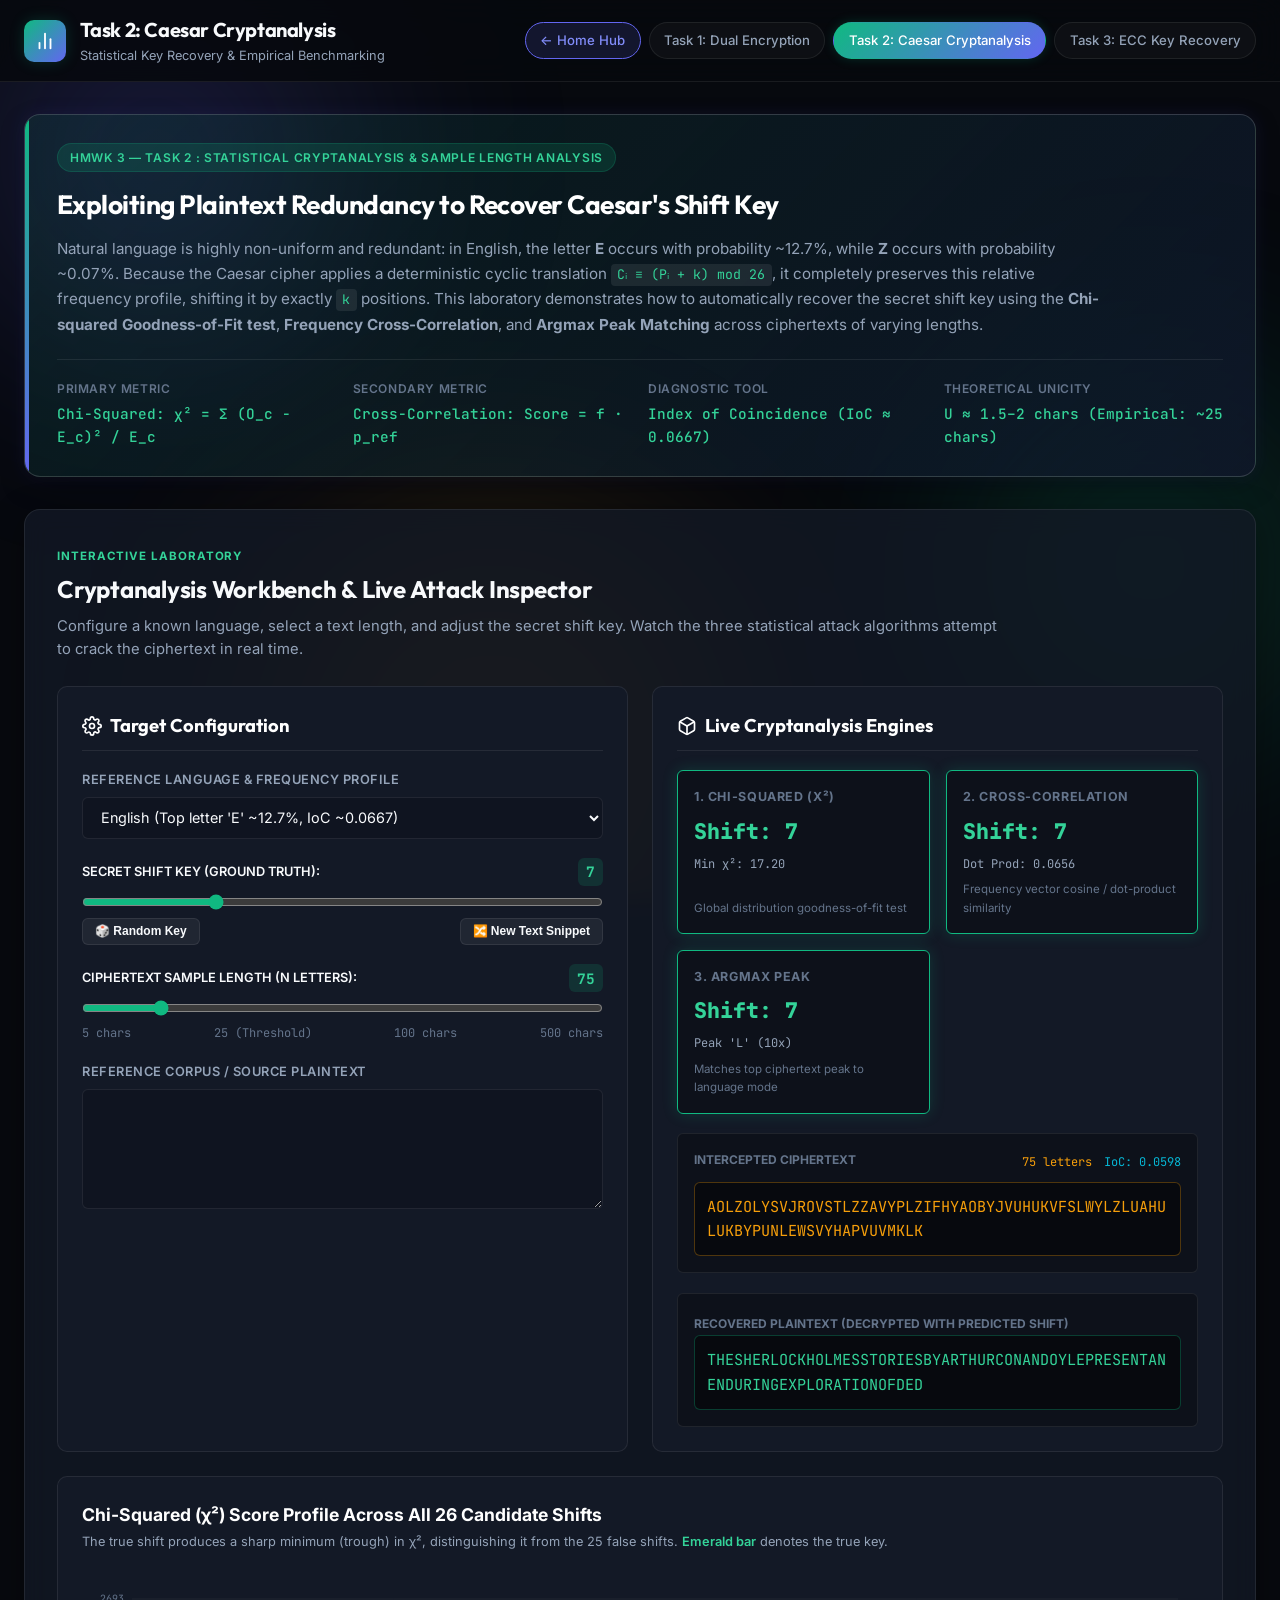
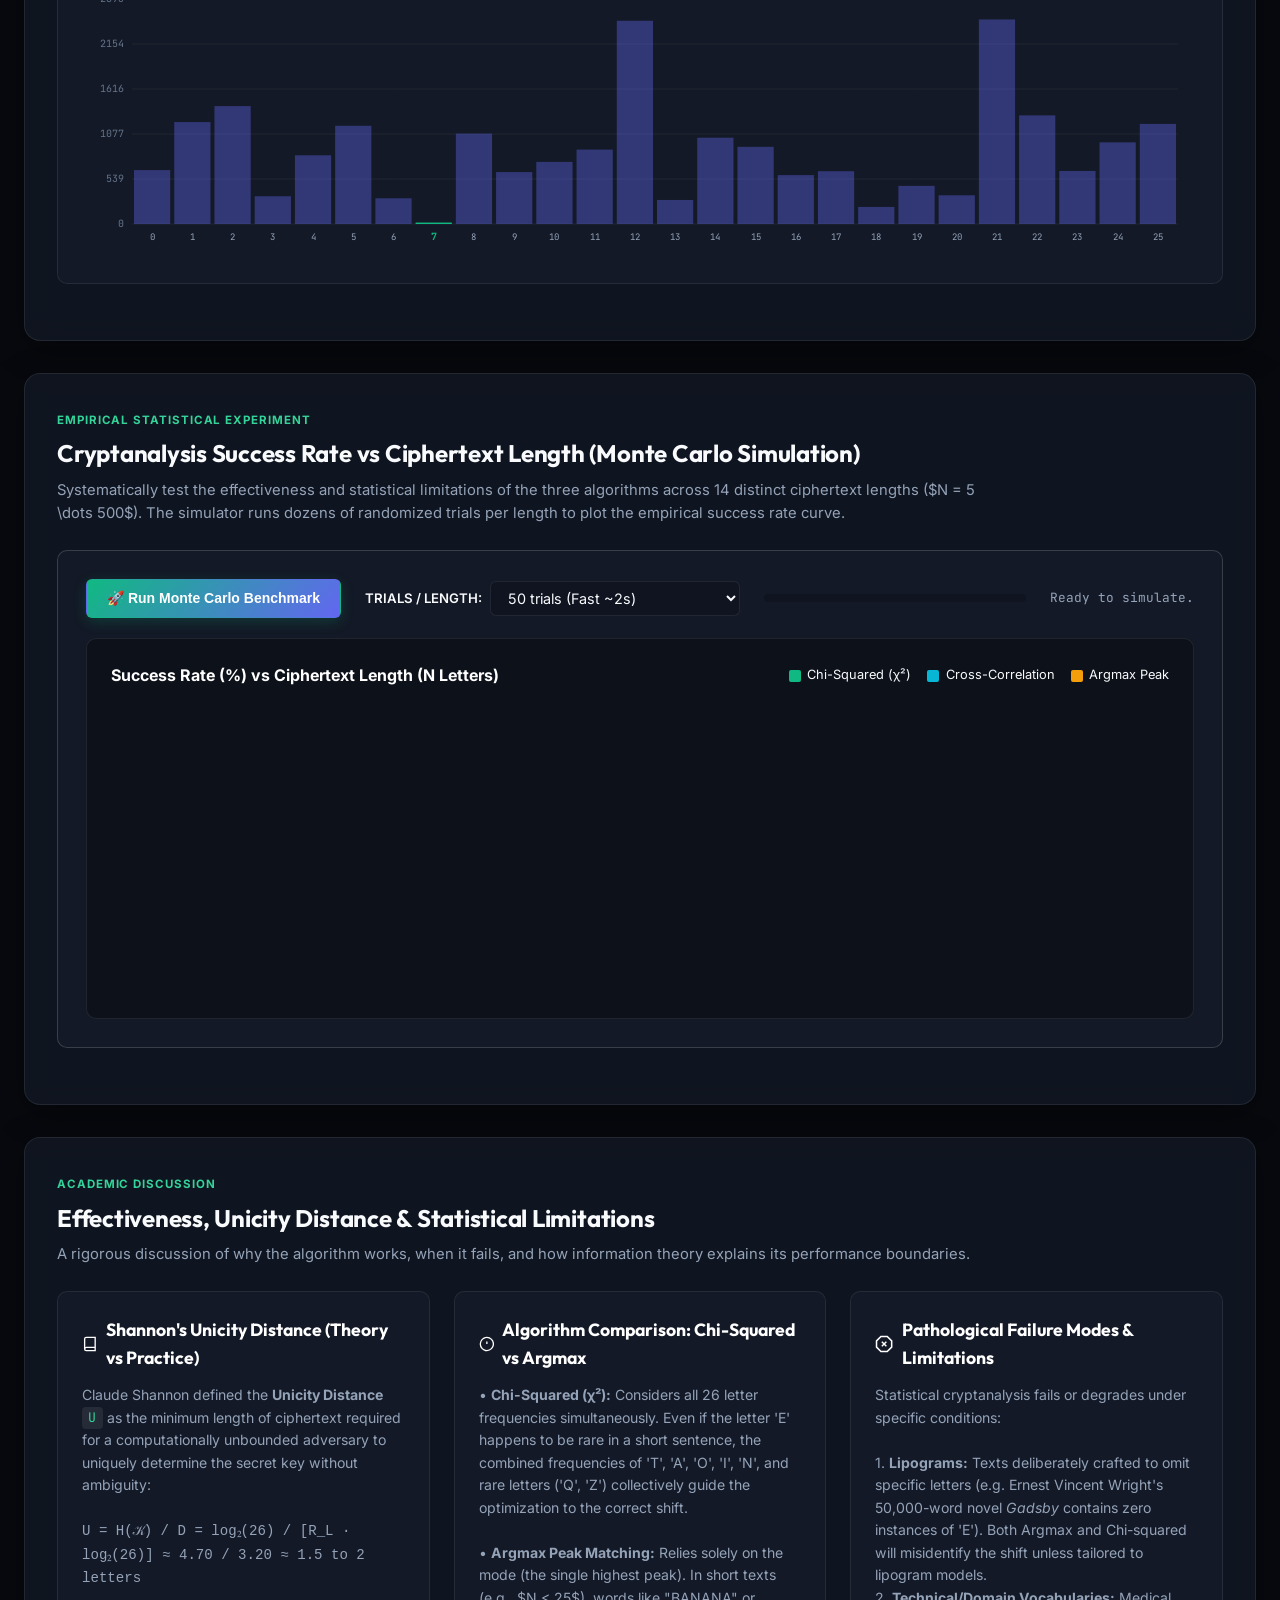
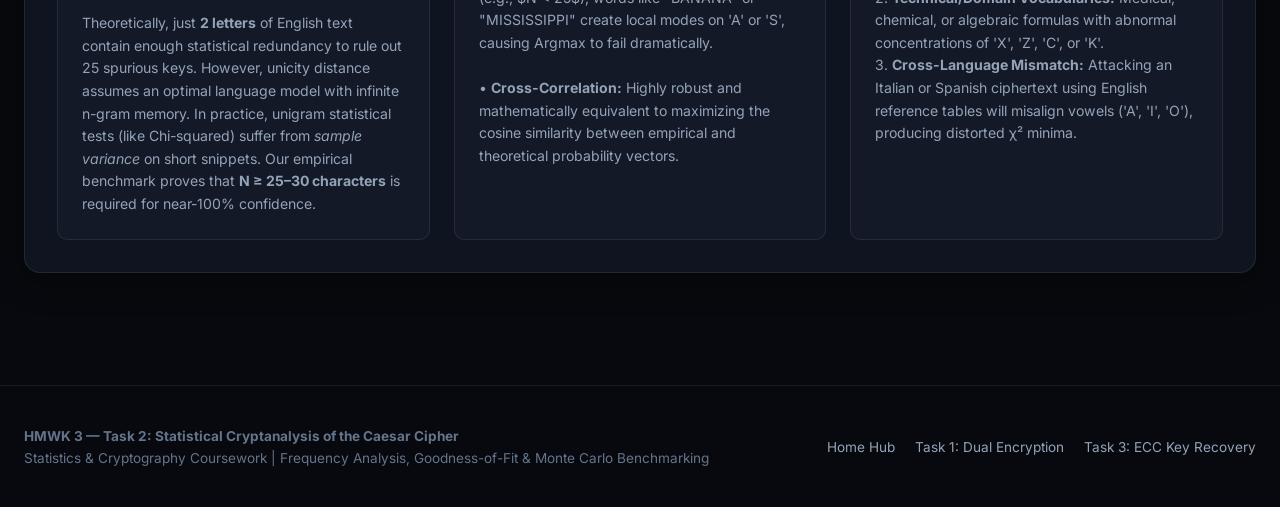
<file: HMWK3/task2.html>
<!DOCTYPE html>
<html lang="en">

<head>
  <meta charset="UTF-8">
  <meta name="viewport" content="width=device-width, initial-scale=1.0">
  <title>Task 2: Statistical Cryptanalysis of the Caesar Cipher | HMWK 3</title>
  <meta name="description"
    content="Statistical cryptanalysis laboratory for cracking the Caesar cipher across languages and variable text lengths using the Chi-squared test, Cross-correlation, Argmax frequency matching, and Monte Carlo benchmarking.">
  <link rel="preconnect" href="https://fonts.googleapis.com">
  <link rel="preconnect" href="https://fonts.gstatic.com" crossorigin>
  <link
    href="https://fonts.googleapis.com/css2?family=Inter:wght@300;400;500;600;700&family=JetBrains+Mono:wght@400;500;600;700&family=Outfit:wght@500;600;700;800&family=Plus+Jakarta+Sans:wght@500;600;700;800&display=swap"
    rel="stylesheet">
  <link rel="stylesheet" href="task2.css">
</head>

<body>
  <div class="app-background">
    <div class="glow-orb orb-1"></div>
    <div class="glow-orb orb-2"></div>
    <div class="glow-orb orb-3"></div>
  </div>

  <!-- Header -->
  <header class="app-header">
    <div class="header-container">
      <a href="index.html" class="logo-group">
        <div class="logo-icon">
          <svg viewBox="0 0 24 24" fill="none" stroke="currentColor" stroke-width="2" stroke-linecap="round"
            stroke-linejoin="round">
            <line x1="18" y1="20" x2="18" y2="10"></line>
            <line x1="12" y1="20" x2="12" y2="4"></line>
            <line x1="6" y1="20" x2="6" y2="14"></line>
          </svg>
        </div>
        <div>
          <h1 class="main-title">Task 2: Caesar Cryptanalysis</h1>
          <p class="subtitle">Statistical Key Recovery & Empirical Benchmarking</p>
        </div>
      </a>

      <nav class="header-nav" aria-label="Main Navigation">
        <a href="index.html" class="nav-pill home-btn">← Home Hub</a>
        <a href="task1.html" class="nav-pill">Task 1: Dual Encryption</a>
        <a href="task2.html" class="nav-pill active">Task 2: Caesar Cryptanalysis</a>
        <a href="task3.html" class="nav-pill">Task 3: ECC Key Recovery</a>
      </nav>
    </div>
  </header>

  <main class="main-content">
    <!-- Context Banner -->
    <section class="context-banner">
      <div class="banner-card">
        <div class="banner-badge">HMWK 3 — Task 2 : Statistical Cryptanalysis & Sample Length Analysis</div>
        <h2>Exploiting Plaintext Redundancy to Recover Caesar's Shift Key</h2>
        <p>
          Natural language is highly non-uniform and redundant: in English, the letter <strong>E</strong> occurs with
          probability ~12.7%, while <strong>Z</strong> occurs with probability ~0.07%. Because the Caesar cipher applies
          a deterministic cyclic translation <span class="code-pill">Cᵢ ≡ (Pᵢ + k) mod 26</span>, it completely preserves
          this relative frequency profile, shifting it by exactly <span class="code-pill">k</span> positions.
          This laboratory demonstrates how to automatically recover the secret shift key using the <strong>Chi-squared
            Goodness-of-Fit test</strong>, <strong>Frequency Cross-Correlation</strong>, and <strong>Argmax Peak
            Matching</strong> across ciphertexts of varying lengths.
        </p>

        <div class="banner-meta-grid">
          <div class="meta-item">
            <span class="meta-label">Primary Metric</span>
            <span class="meta-val">Chi-Squared: χ² = Σ (O_c - E_c)² / E_c</span>
          </div>
          <div class="meta-item">
            <span class="meta-label">Secondary Metric</span>
            <span class="meta-val">Cross-Correlation: Score = f · p_ref</span>
          </div>
          <div class="meta-item">
            <span class="meta-label">Diagnostic Tool</span>
            <span class="meta-val">Index of Coincidence (IoC ≈ 0.0667)</span>
          </div>
          <div class="meta-item">
            <span class="meta-label">Theoretical Unicity</span>
            <span class="meta-val">U ≈ 1.5–2 chars (Empirical: ~25 chars)</span>
          </div>
        </div>
      </div>
    </section>

    <!-- SECTION: INTERACTIVE WORKBENCH -->
    <section class="app-section">
      <div class="section-header">
        <div class="section-tag">Interactive Laboratory</div>
        <h2 class="section-title">Cryptanalysis Workbench & Live Attack Inspector</h2>
        <p class="section-desc">
          Configure a known language, select a text length, and adjust the secret shift key.
          Watch the three statistical attack algorithms attempt to crack the ciphertext in real time.
        </p>
      </div>

      <div class="workbench-grid">
        <!-- Control Panel -->
        <div class="control-panel">
          <div class="panel-title">
            <svg width="20" height="20" viewBox="0 0 24 24" fill="none" stroke="currentColor" stroke-width="2">
              <circle cx="12" cy="12" r="3"></circle>
              <path d="M19.4 15a1.65 1.65 0 0 0 .33 1.82l.06.06a2 2 0 0 1 0 2.83 2 2 0 0 1-2.83 0l-.06-.06a1.65 1.65 0 0 0-1.82-.33 1.65 1.65 0 0 0-1 1.51V21a2 2 0 0 1-2 2 2 2 0 0 1-2-2v-.09A1.65 1.65 0 0 0 9 19.4a1.65 1.65 0 0 0-1.82.33l-.06.06a2 2 0 0 1-2.83 0 2 2 0 0 1 0-2.83l.06-.06a1.65 1.65 0 0 0 .33-1.82 1.65 1.65 0 0 0-1.51-1H3a2 2 0 0 1-2-2 2 2 0 0 1 2-2h.09A1.65 1.65 0 0 0 4.6 9a1.65 1.65 0 0 0-.33-1.82l-.06-.06a2 2 0 0 1 0-2.83 2 2 0 0 1 2.83 0l.06.06a1.65 1.65 0 0 0 1.82.33H9a1.65 1.65 0 0 0 1-1.51V3a2 2 0 0 1 2-2 2 2 0 0 1 2 2v.09a1.65 1.65 0 0 0 1 1.51 1.65 1.65 0 0 0 1.82-.33l.06-.06a2 2 0 0 1 2.83 0 2 2 0 0 1 0 2.83l-.06.06a1.65 1.65 0 0 0-.33 1.82V9a1.65 1.65 0 0 0 1.51 1H21a2 2 0 0 1 2 2 2 2 0 0 1-2 2h-.09a1.65 1.65 0 0 0-1.51 1z"></path>
            </svg>
            <span>Target Configuration</span>
          </div>

          <div class="input-item">
            <label for="lang-select">Reference Language & Frequency Profile</label>
            <select id="lang-select" class="custom-select">
              <option value="english" selected>English (Top letter 'E' ~12.7%, IoC ~0.0667)</option>
              <option value="italian">Italian (Top letter 'E' ~11.8%, 'A' ~11.7%, IoC ~0.0738)</option>
              <option value="spanish">Spanish (Top letter 'E' ~13.7%, 'A' ~12.5%, IoC ~0.0770)</option>
              <option value="latin">Latin (Top letter 'I' ~11.2%, 'E' ~10.8%, IoC ~0.0740)</option>
            </select>
          </div>

          <div class="slider-group">
            <div class="slider-header">
              <label for="true-key-slider" style="font-size:0.8rem; font-weight:600; text-transform:uppercase;">Secret Shift Key (Ground Truth):</label>
              <span id="true-key-val" class="slider-val">7</span>
            </div>
            <input type="range" id="true-key-slider" class="custom-range" min="1" max="25" value="7">
            <div style="display:flex; justify-content:space-between;">
              <button id="btn-random-key" class="btn btn-secondary" style="padding:0.35rem 0.75rem; font-size:0.75rem;">🎲 Random Key</button>
              <button id="btn-random-snippet" class="btn btn-secondary" style="padding:0.35rem 0.75rem; font-size:0.75rem;">🔀 New Text Snippet</button>
            </div>
          </div>

          <div class="slider-group">
            <div class="slider-header">
              <label for="length-slider" style="font-size:0.8rem; font-weight:600; text-transform:uppercase;">Ciphertext Sample Length (N Letters):</label>
              <span id="length-val" class="slider-val">75</span>
            </div>
            <input type="range" id="length-slider" class="custom-range" min="5" max="500" value="75">
            <div style="display:flex; justify-content:space-between; font-size:0.75rem; color:var(--text-muted); font-family:var(--font-mono);">
              <span>5 chars</span>
              <span>25 (Threshold)</span>
              <span>100 chars</span>
              <span>500 chars</span>
            </div>
          </div>

          <div class="input-item">
            <label for="corpus-textarea">Reference Corpus / Source Plaintext</label>
            <textarea id="corpus-textarea" class="custom-textarea"></textarea>
          </div>
        </div>

        <!-- Attack Results Card -->
        <div class="attack-results-card">
          <div class="panel-title">
            <svg width="20" height="20" viewBox="0 0 24 24" fill="none" stroke="currentColor" stroke-width="2">
              <path d="M21 16V8a2 2 0 0 0-1-1.73l-7-4a2 2 0 0 0-2 0l-7 4A2 2 0 0 0 3 8v8a2 2 0 0 0 1 1.73l7 4a2 2 0 0 0 2 0l7-4A2 2 0 0 0 21 16z"></path>
              <polyline points="3.27 6.96 12 12.01 20.73 6.96"></polyline>
              <line x1="12" y1="22.08" x2="12" y2="12"></line>
            </svg>
            <span>Live Cryptanalysis Engines</span>
          </div>

          <div class="algo-comparison-grid">
            <!-- 1. Chi-Squared -->
            <div class="algo-card" id="card-algo-chi">
              <div class="algo-name">1. Chi-Squared (χ²)</div>
              <div class="algo-recovered-key" id="val-chi-key">Shift: ?</div>
              <div class="algo-metric" id="val-chi-score">Min χ²: --</div>
              <div style="font-size: 0.72rem; color: var(--text-muted); margin-top: auto;">
                Global distribution goodness-of-fit test
              </div>
            </div>

            <!-- 2. Dot Product / Cross-Correlation -->
            <div class="algo-card" id="card-algo-dot">
              <div class="algo-name">2. Cross-Correlation</div>
              <div class="algo-recovered-key" id="val-dot-key">Shift: ?</div>
              <div class="algo-metric" id="val-dot-score">Dot Prod: --</div>
              <div style="font-size: 0.72rem; color: var(--text-muted); margin-top: auto;">
                Frequency vector cosine / dot-product similarity
              </div>
            </div>

            <!-- 3. Argmax Frequency -->
            <div class="algo-card" id="card-algo-argmax">
              <div class="algo-name">3. Argmax Peak</div>
              <div class="algo-recovered-key" id="val-argmax-key">Shift: ?</div>
              <div class="algo-metric" id="val-argmax-detail">Peak: --</div>
              <div style="font-size: 0.72rem; color: var(--text-muted); margin-top: auto;">
                Matches top ciphertext peak to language mode
              </div>
            </div>
          </div>

          <!-- Intercepted Text -->
          <div class="plaintext-reveal-box">
            <div style="display: flex; justify-content: space-between; align-items: center; margin-bottom: 0.4rem;">
              <span class="reveal-title">Intercepted Ciphertext</span>
              <div style="display: flex; gap: 0.75rem; font-size: 0.75rem; font-family: var(--font-mono);">
                <span id="disp-cipher-length" style="color: var(--amber);">75 letters</span>
                <span id="disp-cipher-ioc" style="color: var(--cyan);">IoC: 0.0667</span>
              </div>
            </div>
            <div class="reveal-content" style="color: var(--amber); border-color: rgba(245, 158, 11, 0.3);" id="disp-ciphertext">...</div>
          </div>

          <!-- Decrypted Reveal -->
          <div class="plaintext-reveal-box">
            <span class="reveal-title">Recovered Plaintext (Decrypted with Predicted Shift)</span>
            <div class="reveal-content" id="disp-decrypted-text">...</div>
          </div>
        </div>
      </div>

      <!-- SHIFT CANDIDATE SCORE CHART -->
      <div class="chart-container">
        <div class="chart-header">
          <div>
            <h3 style="font-size: 1.1rem; color: #fff;">Chi-Squared (χ²) Score Profile Across All 26 Candidate Shifts</h3>
            <p style="font-size: 0.8rem; color: var(--text-secondary); margin-top: 0.2rem;">
              The true shift produces a sharp minimum (trough) in χ², distinguishing it from the 25 false shifts.
              <span style="color: var(--emerald-light); font-weight: 600;">Emerald bar</span> denotes the true key.
            </p>
          </div>
        </div>
        <div class="canvas-wrapper">
          <canvas id="shift-score-canvas"></canvas>
        </div>
      </div>
    </section>

    <!-- SECTION: MONTE CARLO EMPIRICAL BENCHMARKING LAB -->
    <section class="app-section">
      <div class="section-header">
        <div class="section-tag">Empirical Statistical Experiment</div>
        <h2 class="section-title">Cryptanalysis Success Rate vs Ciphertext Length (Monte Carlo Simulation)</h2>
        <p class="section-desc">
          Systematically test the effectiveness and statistical limitations of the three algorithms across 14 distinct
          ciphertext lengths ($N = 5 \dots 500$). The simulator runs dozens of randomized trials per length to plot the
          empirical success rate curve.
        </p>
      </div>

      <div class="monte-carlo-box">
        <div class="mc-controls">
          <button id="btn-run-mc" class="btn btn-primary">
            🚀 Run Monte Carlo Benchmark
          </button>

          <div style="display: flex; align-items: center; gap: 0.5rem;">
            <label for="mc-trials-select" style="font-size: 0.825rem; font-weight: 600; text-transform: uppercase;">Trials / Length:</label>
            <select id="mc-trials-select" class="custom-select" style="width: auto; padding: 0.45rem 0.8rem;">
              <option value="50" selected>50 trials (Fast ~2s)</option>
              <option value="100">100 trials (High Precision ~4s)</option>
              <option value="200">200 trials (Rigorous ~8s)</option>
            </select>
          </div>

          <div class="progress-track">
            <div class="progress-bar" id="mc-progress-bar"></div>
          </div>

          <span id="mc-status-text" style="font-size: 0.8rem; color: var(--text-secondary); font-family: var(--font-mono);">
            Ready to simulate.
          </span>
        </div>

        <div class="chart-container" style="background: var(--bg-primary); margin-bottom: 0;">
          <div class="chart-header">
            <h3 style="font-size: 1rem; color: #fff;">Success Rate (%) vs Ciphertext Length (N Letters)</h3>
            <div style="display: flex; gap: 1rem; font-size: 0.8rem;">
              <div style="display: flex; align-items: center; gap: 0.4rem;">
                <span style="width: 12px; height: 12px; background: #10b981; border-radius: 2px;"></span>
                <span>Chi-Squared (χ²)</span>
              </div>
              <div style="display: flex; align-items: center; gap: 0.4rem;">
                <span style="width: 12px; height: 12px; background: #06b6d4; border-radius: 2px;"></span>
                <span>Cross-Correlation</span>
              </div>
              <div style="display: flex; align-items: center; gap: 0.4rem;">
                <span style="width: 12px; height: 12px; background: #f59e0b; border-radius: 2px;"></span>
                <span>Argmax Peak</span>
              </div>
            </div>
          </div>
          <div class="canvas-wrapper">
            <canvas id="mc-results-canvas"></canvas>
          </div>
        </div>
      </div>
    </section>

    <!-- SECTION: THEORETICAL DISCUSSION & LIMITATIONS -->
    <section class="app-section">
      <div class="section-header">
        <div class="section-tag">Academic Discussion</div>
        <h2 class="section-title">Effectiveness, Unicity Distance & Statistical Limitations</h2>
        <p class="section-desc">
          A rigorous discussion of why the algorithm works, when it fails, and how information theory explains its
          performance boundaries.
        </p>
      </div>

      <div class="theory-grid">
        <div class="theory-card">
          <h4>
            <svg width="20" height="20" viewBox="0 0 24 24" fill="none" stroke="currentColor" stroke-width="2">
              <path d="M4 19.5A2.5 2.5 0 0 1 6.5 17H20"></path>
              <path d="M6.5 2H20v20H6.5A2.5 2.5 0 0 1 4 19.5v-15A2.5 2.5 0 0 1 6.5 2z"></path>
            </svg>
            Shannon's Unicity Distance (Theory vs Practice)
          </h4>
          <p>
            Claude Shannon defined the <strong>Unicity Distance</strong> <span class="code-pill">U</span> as the minimum
            length of ciphertext required for a computationally unbounded adversary to uniquely determine the secret key
            without ambiguity:
            <br><br>
            <code>U = H(𝒦) / D = log₂(26) / [R_L · log₂(26)] ≈ 4.70 / 3.20 ≈ 1.5 to 2 letters</code>
            <br><br>
            Theoretically, just <strong>2 letters</strong> of English text contain enough statistical redundancy to rule
            out 25 spurious keys. However, unicity distance assumes an optimal language model with infinite n-gram
            memory. In practice, unigram statistical tests (like Chi-squared) suffer from <em>sample variance</em> on
            short snippets. Our empirical benchmark proves that <strong>N ≥ 25–30 characters</strong> is required for
            near-100% confidence.
          </p>
        </div>

        <div class="theory-card">
          <h4>
            <svg width="20" height="20" viewBox="0 0 24 24" fill="none" stroke="currentColor" stroke-width="2">
              <circle cx="12" cy="12" r="10"></circle>
              <line x1="12" y1="8" x2="12" y2="12"></line>
              <line x1="12" y1="16" x2="12.01" y2="16"></line>
            </svg>
            Algorithm Comparison: Chi-Squared vs Argmax
          </h4>
          <p>
            • <strong>Chi-Squared (χ²):</strong> Considers all 26 letter frequencies simultaneously. Even if the letter
            'E' happens to be rare in a short sentence, the combined frequencies of 'T', 'A', 'O', 'I', 'N', and rare
            letters ('Q', 'Z') collectively guide the optimization to the correct shift.
            <br><br>
            • <strong>Argmax Peak Matching:</strong> Relies solely on the mode (the single highest peak). In short
            texts (e.g., $N &lt; 25$), words like "BANANA" or "MISSISSIPPI" create local modes on 'A' or 'S', causing
            Argmax to fail dramatically.
            <br><br>
            • <strong>Cross-Correlation:</strong> Highly robust and mathematically equivalent to maximizing the cosine
            similarity between empirical and theoretical probability vectors.
          </p>
        </div>

        <div class="theory-card">
          <h4>
            <svg width="20" height="20" viewBox="0 0 24 24" fill="none" stroke="currentColor" stroke-width="2">
              <polygon points="7.86 2 16.14 2 22 7.86 22 16.14 16.14 22 7.86 22 2 16.14 2 7.86 7.86 2"></polygon>
              <line x1="15" y1="9" x2="9" y2="15"></line>
              <line x1="9" y1="9" x2="15" y2="15"></line>
            </svg>
            Pathological Failure Modes & Limitations
          </h4>
          <p>
            Statistical cryptanalysis fails or degrades under specific conditions:
            <br><br>
            1. <strong>Lipograms:</strong> Texts deliberately crafted to omit specific letters (e.g. Ernest Vincent
            Wright's 50,000-word novel <em>Gadsby</em> contains zero instances of 'E'). Both Argmax and Chi-squared
            will misidentify the shift unless tailored to lipogram models.
            <br>
            2. <strong>Technical/Domain Vocabularies:</strong> Medical, chemical, or algebraic formulas with abnormal
            concentrations of 'X', 'Z', 'C', or 'K'.
            <br>
            3. <strong>Cross-Language Mismatch:</strong> Attacking an Italian or Spanish ciphertext using English
            reference tables will misalign vowels ('A', 'I', 'O'), producing distorted χ² minima.
          </p>
        </div>
      </div>
    </section>
  </main>

  <!-- Footer -->
  <footer class="app-footer">
    <div class="footer-container">
      <div>
        <p><strong>HMWK 3 — Task 2: Statistical Cryptanalysis of the Caesar Cipher</strong></p>
        <p>Statistics & Cryptography Coursework | Frequency Analysis, Goodness-of-Fit & Monte Carlo Benchmarking</p>
      </div>
      <div class="footer-links">
        <a href="index.html">Home Hub</a>
        <a href="task1.html">Task 1: Dual Encryption</a>
        <a href="task3.html">Task 3: ECC Key Recovery</a>
      </div>
    </div>
  </footer>

  <script src="task2.js"></script>
</body>

</html>
</file>
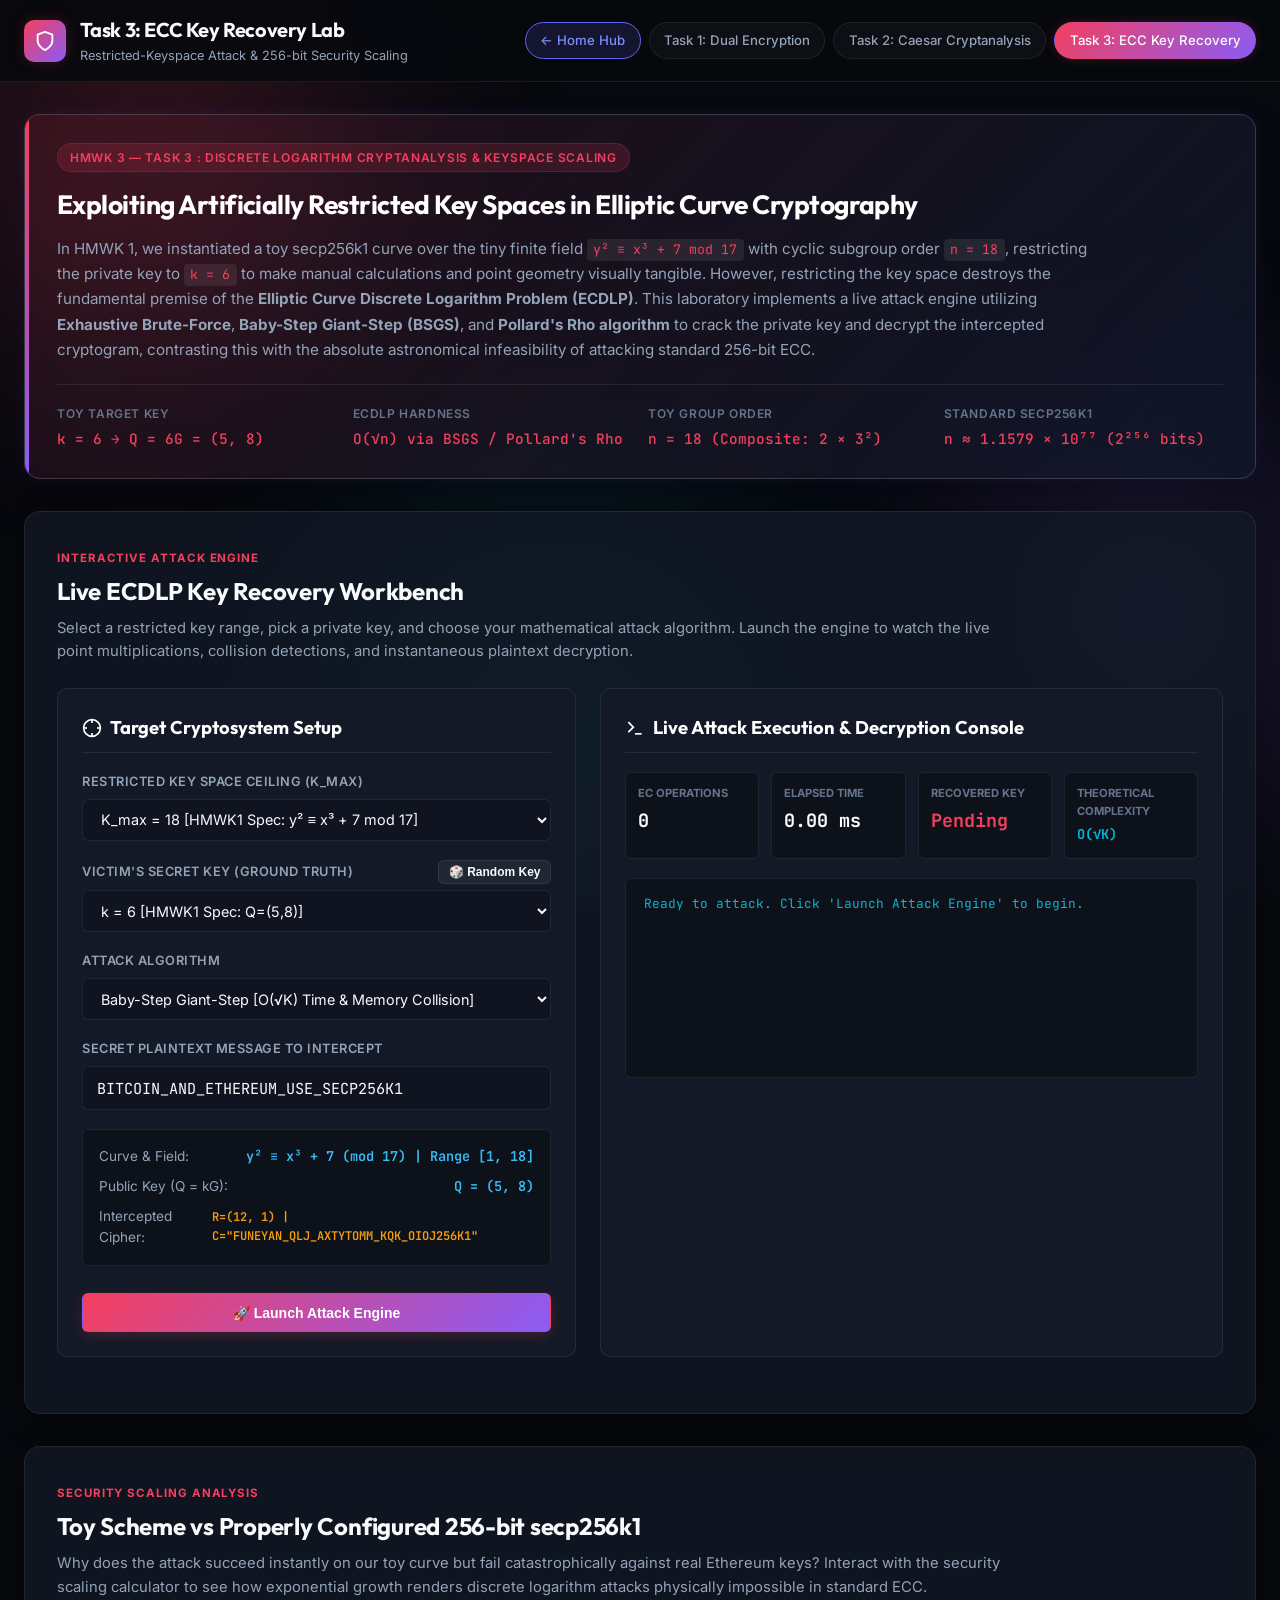
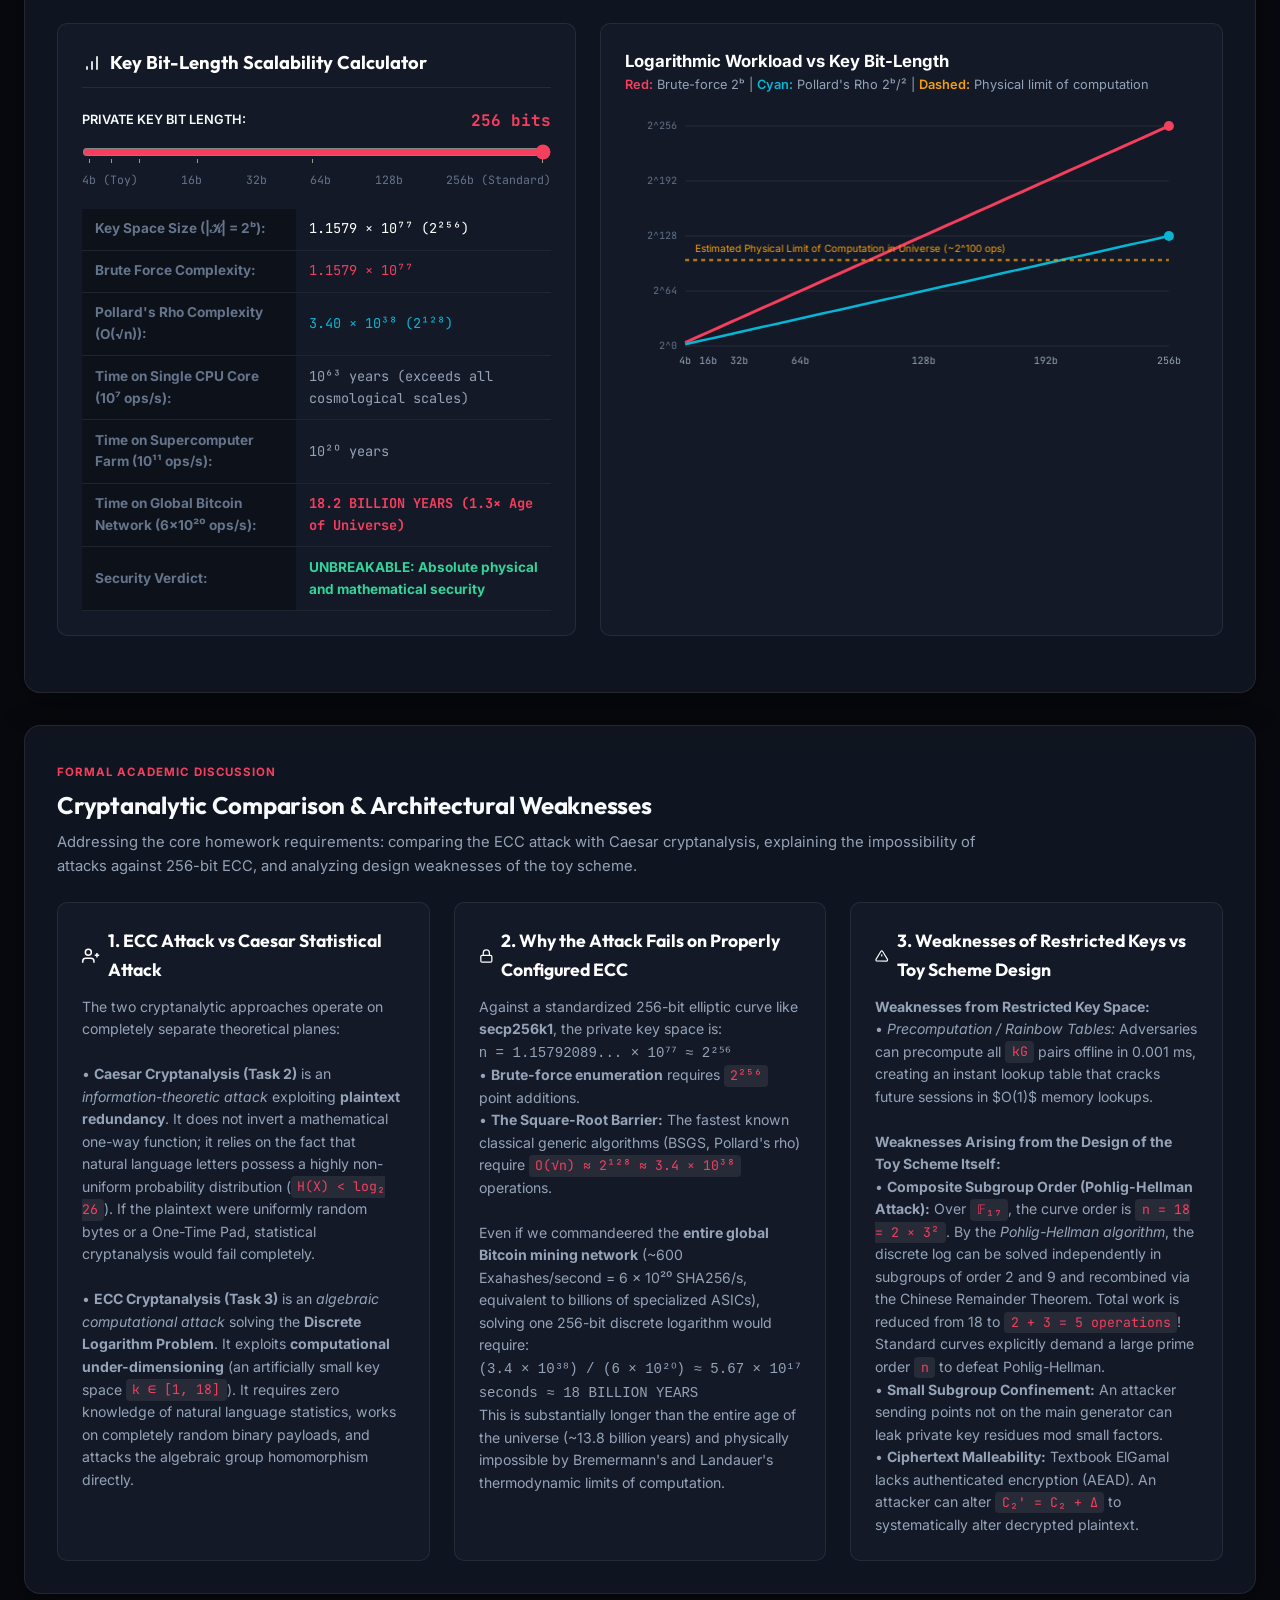
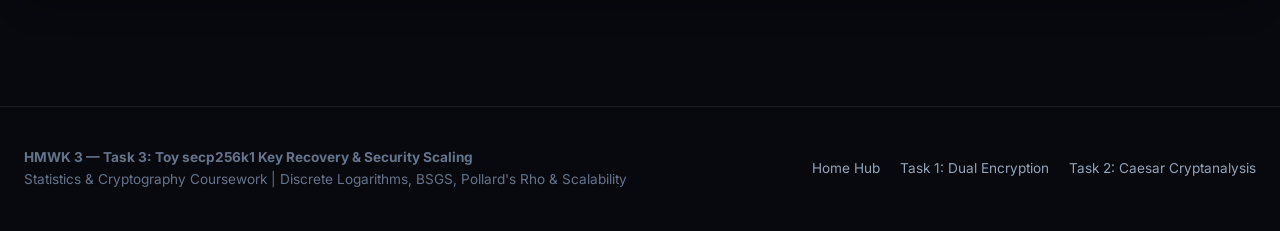
<file: HMWK3/task3.html>
<!DOCTYPE html>
<html lang="en">

<head>
  <meta charset="UTF-8">
  <meta name="viewport" content="width=device-width, initial-scale=1.0">
  <title>Task 3: Toy secp256k1 Key Recovery & Security Scaling | HMWK 3</title>
  <meta name="description"
    content="Cryptanalysis of restricted-keyspace toy secp256k1 elliptic curve cryptography. Interactive demonstration of Exhaustive Brute-Force, Baby-Step Giant-Step, Pollard's Rho, and 256-bit security scaling.">
  <link rel="preconnect" href="https://fonts.googleapis.com">
  <link rel="preconnect" href="https://fonts.gstatic.com" crossorigin>
  <link
    href="https://fonts.googleapis.com/css2?family=Inter:wght@300;400;500;600;700&family=JetBrains+Mono:wght@400;500;600;700&family=Outfit:wght@500;600;700;800&family=Plus+Jakarta+Sans:wght@500;600;700;800&display=swap"
    rel="stylesheet">
  <link rel="stylesheet" href="task3.css">
</head>

<body>
  <div class="app-background">
    <div class="glow-orb orb-1"></div>
    <div class="glow-orb orb-2"></div>
    <div class="glow-orb orb-3"></div>
  </div>

  <!-- Header -->
  <header class="app-header">
    <div class="header-container">
      <a href="index.html" class="logo-group">
        <div class="logo-icon">
          <svg viewBox="0 0 24 24" fill="none" stroke="currentColor" stroke-width="2" stroke-linecap="round"
            stroke-linejoin="round">
            <path d="M12 22s8-4 8-10V5l-8-3-8 3v7c0 6 8 10 8 10z"></path>
          </svg>
        </div>
        <div>
          <h1 class="main-title">Task 3: ECC Key Recovery Lab</h1>
          <p class="subtitle">Restricted-Keyspace Attack & 256-bit Security Scaling</p>
        </div>
      </a>

      <nav class="header-nav" aria-label="Main Navigation">
        <a href="index.html" class="nav-pill home-btn">← Home Hub</a>
        <a href="task1.html" class="nav-pill">Task 1: Dual Encryption</a>
        <a href="task2.html" class="nav-pill">Task 2: Caesar Cryptanalysis</a>
        <a href="task3.html" class="nav-pill active">Task 3: ECC Key Recovery</a>
      </nav>
    </div>
  </header>

  <main class="main-content">
    <!-- Context Banner -->
    <section class="context-banner">
      <div class="banner-card">
        <div class="banner-badge">HMWK 3 — Task 3 : Discrete Logarithm Cryptanalysis & Keyspace Scaling</div>
        <h2>Exploiting Artificially Restricted Key Spaces in Elliptic Curve Cryptography</h2>
        <p>
          In HMWK 1, we instantiated a toy secp256k1 curve over the tiny finite field <span
            class="code-pill">y² ≡ x³ + 7 mod 17</span> with cyclic subgroup order <span class="code-pill">n = 18</span>,
          restricting the private key to <span class="code-pill">k = 6</span> to make manual calculations and point
          geometry visually tangible.
          However, restricting the key space destroys the fundamental premise of the <strong>Elliptic Curve Discrete
            Logarithm Problem (ECDLP)</strong>.
          This laboratory implements a live attack engine utilizing <strong>Exhaustive Brute-Force</strong>,
          <strong>Baby-Step Giant-Step (BSGS)</strong>, and <strong>Pollard's Rho algorithm</strong> to crack the private
          key and decrypt the intercepted cryptogram, contrasting this with the absolute astronomical infeasibility of
          attacking standard 256-bit ECC.
        </p>

        <div class="banner-meta-grid">
          <div class="meta-item">
            <span class="meta-label">Toy Target Key</span>
            <span class="meta-val">k = 6 → Q = 6G = (5, 8)</span>
          </div>
          <div class="meta-item">
            <span class="meta-label">ECDLP Hardness</span>
            <span class="meta-val">O(√n) via BSGS / Pollard's Rho</span>
          </div>
          <div class="meta-item">
            <span class="meta-label">Toy Group Order</span>
            <span class="meta-val">n = 18 (Composite: 2 × 3²)</span>
          </div>
          <div class="meta-item">
            <span class="meta-label">Standard secp256k1</span>
            <span class="meta-val">n ≈ 1.1579 × 10⁷⁷ (2²⁵⁶ bits)</span>
          </div>
        </div>
      </div>
    </section>

    <!-- SECTION: INTERACTIVE ATTACK WORKBENCH -->
    <section class="app-section">
      <div class="section-header">
        <div class="section-tag">Interactive Attack Engine</div>
        <h2 class="section-title">Live ECDLP Key Recovery Workbench</h2>
        <p class="section-desc">
          Select a restricted key range, pick a private key, and choose your mathematical attack algorithm.
          Launch the engine to watch the live point multiplications, collision detections, and instantaneous plaintext
          decryption.
        </p>
      </div>

      <div class="attack-workbench-grid">
        <!-- Target Setup -->
        <div class="panel-card">
          <div class="panel-title">
            <svg width="20" height="20" viewBox="0 0 24 24" fill="none" stroke="currentColor" stroke-width="2">
              <circle cx="12" cy="12" r="10"></circle>
              <line x1="22" y1="12" x2="18" y2="12"></line>
              <line x1="6" y1="12" x2="2" y2="12"></line>
              <line x1="12" y1="6" x2="12" y2="2"></line>
              <line x1="12" y1="22" x2="12" y2="18"></line>
            </svg>
            <span>Target Cryptosystem Setup</span>
          </div>

          <div class="input-item">
            <label for="keyspace-select">Restricted Key Space Ceiling (K_max)</label>
            <select id="keyspace-select" class="custom-select">
              <option value="18" selected>K_max = 18 [HMWK1 Spec: y² ≡ x³ + 7 mod 17]</option>
              <option value="36">K_max = 36 (Extended small range)</option>
              <option value="100">K_max = 100 (100 candidate points)</option>
              <option value="500">K_max = 500 (500 candidate points)</option>
            </select>
          </div>

          <div class="input-item">
            <div style="display: flex; justify-content: space-between; align-items: center;">
              <label for="private-key-select">Victim's Secret Key (Ground Truth)</label>
              <button id="btn-random-key" class="btn btn-secondary" style="padding: 0.25rem 0.6rem; font-size: 0.75rem;">🎲 Random Key</button>
            </div>
            <select id="private-key-select" class="custom-select">
              <!-- Populated dynamically -->
            </select>
          </div>

          <div class="input-item">
            <label for="attack-method-select">Attack Algorithm</label>
            <select id="attack-method-select" class="custom-select">
              <option value="bsgs" selected>Baby-Step Giant-Step [O(√K) Time & Memory Collision]</option>
              <option value="brute">Exhaustive Brute-Force [O(K) Linear Point Addition]</option>
              <option value="rho">Pollard's Rho Algorithm [O(√K) Time, O(1) Memory Walk]</option>
            </select>
          </div>

          <div class="input-item">
            <label for="secret-msg-input">Secret Plaintext Message to Intercept</label>
            <input type="text" id="secret-msg-input" class="text-input" value="BITCOIN_AND_ETHEREUM_USE_SECP256K1">
          </div>

          <div class="target-spec-box">
            <div class="target-row">
              <span class="target-label">Curve & Field:</span>
              <span class="target-val" id="target-curve-spec">y² ≡ x³ + 7 mod 17</span>
            </div>
            <div class="target-row">
              <span class="target-label">Public Key (Q = kG):</span>
              <span class="target-val" id="target-pubkey">Q = (5, 8)</span>
            </div>
            <div class="target-row">
              <span class="target-label">Intercepted Cipher:</span>
              <span class="target-val" id="target-ciphertext" style="color: var(--amber); font-size: 0.75rem;">...</span>
            </div>
          </div>

          <button id="btn-launch-attack" class="btn btn-primary" style="margin-top: 0.5rem;">
            🚀 Launch Attack Engine
          </button>
        </div>

        <!-- Attack Live Console & Metrics -->
        <div class="panel-card">
          <div class="panel-title">
            <svg width="20" height="20" viewBox="0 0 24 24" fill="none" stroke="currentColor" stroke-width="2">
              <polyline points="4 17 10 11 4 5"></polyline>
              <line x1="12" y1="19" x2="20" y2="19"></line>
            </svg>
            <span>Live Attack Execution & Decryption Console</span>
          </div>

          <div class="attack-metrics-row">
            <div class="metric-pill">
              <span class="metric-pill-label">EC Operations</span>
              <span class="metric-pill-val" id="metric-ops">0</span>
            </div>
            <div class="metric-pill">
              <span class="metric-pill-label">Elapsed Time</span>
              <span class="metric-pill-val" id="metric-time">0.00 ms</span>
            </div>
            <div class="metric-pill">
              <span class="metric-pill-label">Recovered Key</span>
              <span class="metric-pill-val" id="metric-recovered-key" style="color: var(--rose);">Pending</span>
            </div>
            <div class="metric-pill">
              <span class="metric-pill-label">Theoretical Complexity</span>
              <span class="metric-pill-val" id="metric-theoretical-ops" style="font-size: 0.85rem; color: var(--cyan);">O(√K)</span>
            </div>
          </div>

          <div class="attack-log-console" id="attack-log-console">
            <div class="log-entry info">Ready to attack. Click 'Launch Attack Engine' to begin.</div>
          </div>

          <div class="decrypted-reveal-card" id="decrypted-reveal-card" style="display: none;">
            <span class="reveal-title">Decrypted Secret Message</span>
            <div class="reveal-body" id="disp-recovered-plaintext">...</div>
          </div>
        </div>
      </div>
    </section>

    <!-- SECTION: FEASIBILITY & SCALING CALCULATOR -->
    <section class="app-section">
      <div class="section-header">
        <div class="section-tag">Security Scaling Analysis</div>
        <h2 class="section-title">Toy Scheme vs Properly Configured 256-bit secp256k1</h2>
        <p class="section-desc">
          Why does the attack succeed instantly on our toy curve but fail catastrophically against real Ethereum keys?
          Interact with the security scaling calculator to see how exponential growth renders discrete logarithm attacks
          physically impossible in standard ECC.
        </p>
      </div>

      <div class="scaling-grid">
        <!-- Interactive Slider & Table -->
        <div class="calculator-card">
          <div class="panel-title">
            <svg width="20" height="20" viewBox="0 0 24 24" fill="none" stroke="currentColor" stroke-width="2">
              <line x1="12" y1="20" x2="12" y2="10"></line>
              <line x1="18" y1="20" x2="18" y2="4"></line>
              <line x1="6" y1="20" x2="6" y2="16"></line>
            </svg>
            <span>Key Bit-Length Scalability Calculator</span>
          </div>

          <div class="key-size-slider-wrap">
            <div style="display: flex; justify-content: space-between; align-items: center;">
              <label for="scaling-slider" style="font-size: 0.8rem; font-weight: 600; text-transform: uppercase;">Private Key Bit Length:</label>
              <span id="scaling-bits-val" style="font-family: var(--font-mono); font-weight: 700; color: var(--rose);">256 bits</span>
            </div>
            <input type="range" id="scaling-slider" class="custom-range" min="4" max="256" step="1" value="256"
              list="bit-markers">
            <datalist id="bit-markers">
              <option value="4"></option>
              <option value="16"></option>
              <option value="32"></option>
              <option value="64"></option>
              <option value="128"></option>
              <option value="256"></option>
            </datalist>
            <div style="display: flex; justify-content: space-between; font-size: 0.72rem; color: var(--text-muted); font-family: var(--font-mono);">
              <span>4b (Toy)</span>
              <span>16b</span>
              <span>32b</span>
              <span>64b</span>
              <span>128b</span>
              <span>256b (Standard)</span>
            </div>
          </div>

          <table class="estimates-table">
            <tbody>
              <tr>
                <th>Key Space Size (|𝒦| = 2ᵇ):</th>
                <td id="scale-keyspace-val" style="font-family: var(--font-mono); color: #fff;">1.1579 × 10⁷⁷</td>
              </tr>
              <tr>
                <th>Brute Force Complexity:</th>
                <td id="scale-brute-ops-val" style="font-family: var(--font-mono); color: var(--rose);">1.1579 × 10⁷⁷ ops</td>
              </tr>
              <tr>
                <th>Pollard's Rho Complexity (O(√n)):</th>
                <td id="scale-rho-ops-val" style="font-family: var(--font-mono); color: var(--cyan);">3.40 × 10³⁸ ops (2¹²⁸)</td>
              </tr>
              <tr>
                <th>Time on Single CPU Core (10⁷ ops/s):</th>
                <td id="scale-cpu-time-val" style="font-family: var(--font-mono);">10⁶³ years</td>
              </tr>
              <tr>
                <th>Time on Supercomputer Farm (10¹¹ ops/s):</th>
                <td id="scale-gpu-time-val" style="font-family: var(--font-mono);">10²⁰ years</td>
              </tr>
              <tr>
                <th>Time on Global Bitcoin Network (6×10²⁰ ops/s):</th>
                <td id="scale-btc-time-val" style="font-family: var(--font-mono); font-weight: 700; color: var(--rose);">18.2 BILLION YEARS</td>
              </tr>
              <tr>
                <th>Security Verdict:</th>
                <td id="scale-verdict-val" style="color: var(--emerald-light); font-weight: 700;">UNBREAKABLE</td>
              </tr>
            </tbody>
          </table>
        </div>

        <!-- Logarithmic Scale Canvas Chart -->
        <div class="chart-container" style="margin-bottom: 0;">
          <div class="chart-header">
            <div>
              <h3 style="font-size: 1.05rem; color: #fff;">Logarithmic Workload vs Key Bit-Length</h3>
              <p style="font-size: 0.8rem; color: var(--text-secondary);">
                <span style="color: var(--rose); font-weight: 600;">Red:</span> Brute-force 2ᵇ |
                <span style="color: var(--cyan); font-weight: 600;">Cyan:</span> Pollard's Rho 2ᵇ/² |
                <span style="color: var(--amber); font-weight: 600;">Dashed:</span> Physical limit of computation
              </p>
            </div>
          </div>
          <div class="canvas-wrapper">
            <canvas id="scaling-canvas"></canvas>
          </div>
        </div>
      </div>
    </section>

    <!-- SECTION: THEORETICAL DISCUSSION & ANALYSIS -->
    <section class="app-section">
      <div class="section-header">
        <div class="section-tag">Formal Academic Discussion</div>
        <h2 class="section-title">Cryptanalytic Comparison & Architectural Weaknesses</h2>
        <p class="section-desc">
          Addressing the core homework requirements: comparing the ECC attack with Caesar cryptanalysis, explaining
          the impossibility of attacks against 256-bit ECC, and analyzing design weaknesses of the toy scheme.
        </p>
      </div>

      <div class="theory-grid">
        <div class="theory-card">
          <h4>
            <svg width="20" height="20" viewBox="0 0 24 24" fill="none" stroke="currentColor" stroke-width="2">
              <path d="M16 21v-2a4 4 0 0 0-4-4H5a4 4 0 0 0-4 4v2"></path>
              <circle cx="8.5" cy="7" r="4"></circle>
              <line x1="20" y1="8" x2="20" y2="14"></line>
              <line x1="23" y1="11" x2="17" y2="11"></line>
            </svg>
            1. ECC Attack vs Caesar Statistical Attack
          </h4>
          <p>
            The two cryptanalytic approaches operate on completely separate theoretical planes:
            <br><br>
            • <strong>Caesar Cryptanalysis (Task 2)</strong> is an <em>information-theoretic attack</em> exploiting
            <strong>plaintext redundancy</strong>. It does not invert a mathematical one-way function; it relies on the
            fact that natural language letters possess a highly non-uniform probability distribution (<span
              class="code-pill">H(X) &lt; log₂ 26</span>). If the plaintext were uniformly random bytes or a One-Time
            Pad, statistical cryptanalysis would fail completely.
            <br><br>
            • <strong>ECC Cryptanalysis (Task 3)</strong> is an <em>algebraic computational attack</em> solving the
            <strong>Discrete Logarithm Problem</strong>. It exploits <strong>computational under-dimensioning</strong>
            (an artificially small key space <span class="code-pill">k ∈ [1, 18]</span>). It requires zero knowledge of
            natural language statistics, works on completely random binary payloads, and attacks the algebraic group
            homomorphism directly.
          </p>
        </div>

        <div class="theory-card">
          <h4>
            <svg width="20" height="20" viewBox="0 0 24 24" fill="none" stroke="currentColor" stroke-width="2">
              <rect x="3" y="11" width="18" height="11" rx="2" ry="2"></rect>
              <path d="M7 11V7a5 5 0 0 1 10 0v4"></path>
            </svg>
            2. Why the Attack Fails on Properly Configured ECC
          </h4>
          <p>
            Against a standardized 256-bit elliptic curve like <strong>secp256k1</strong>, the private key space is:
            <br>
            <code>n = 1.15792089... × 10⁷⁷ ≈ 2²⁵⁶</code>
            <br>
            • <strong>Brute-force enumeration</strong> requires <span class="code-pill">2²⁵⁶</span> point additions.
            <br>
            • <strong>The Square-Root Barrier:</strong> The fastest known classical generic algorithms (BSGS, Pollard's
            rho) require <span class="code-pill">O(√n) ≈ 2¹²⁸ ≈ 3.4 × 10³⁸</span> operations.
            <br><br>
            Even if we commandeered the <strong>entire global Bitcoin mining network</strong> (~600 Exahashes/second =
            6 × 10²⁰ SHA256/s, equivalent to billions of specialized ASICs), solving one 256-bit discrete logarithm
            would require:
            <br>
            <code>(3.4 × 10³⁸) / (6 × 10²⁰) ≈ 5.67 × 10¹⁷ seconds ≈ 18 BILLION YEARS</code>
            <br>
            This is substantially longer than the entire age of the universe (~13.8 billion years) and physically
            impossible by Bremermann's and Landauer's thermodynamic limits of computation.
          </p>
        </div>

        <div class="theory-card">
          <h4>
            <svg width="20" height="20" viewBox="0 0 24 24" fill="none" stroke="currentColor" stroke-width="2">
              <path d="M10.29 3.86L1.82 18a2 2 0 0 0 1.71 3h16.94a2 2 0 0 0 1.71-3L13.71 3.86a2 2 0 0 0-3.42 0z"></path>
              <line x1="12" y1="9" x2="12" y2="13"></line>
              <line x1="12" y1="17" x2="12.01" y2="17"></line>
            </svg>
            3. Weaknesses of Restricted Keys vs Toy Scheme Design
          </h4>
          <p>
            <strong>Weaknesses from Restricted Key Space:</strong>
            <br>
            • <em>Precomputation / Rainbow Tables:</em> Adversaries can precompute all <span class="code-pill">kG</span>
            pairs offline in 0.001 ms, creating an instant lookup table that cracks future sessions in $O(1)$ memory
            lookups.
            <br><br>
            <strong>Weaknesses Arising from the Design of the Toy Scheme Itself:</strong>
            <br>
            • <strong>Composite Subgroup Order (Pohlig-Hellman Attack):</strong> Over <span class="code-pill">𝔽₁₇</span>,
            the curve order is <span class="code-pill">n = 18 = 2 × 3²</span>. By the <em>Pohlig-Hellman algorithm</em>,
            the discrete log can be solved independently in subgroups of order 2 and 9 and recombined via the Chinese
            Remainder Theorem. Total work is reduced from 18 to <span class="code-pill">2 + 3 = 5 operations</span>!
            Standard curves explicitly demand a large prime order <span class="code-pill">n</span> to defeat
            Pohlig-Hellman.
            <br>
            • <strong>Small Subgroup Confinement:</strong> An attacker sending points not on the main generator can leak
            private key residues mod small factors.
            <br>
            • <strong>Ciphertext Malleability:</strong> Textbook ElGamal lacks authenticated encryption (AEAD). An
            attacker can alter <span class="code-pill">C₂' = C₂ + Δ</span> to systematically alter decrypted plaintext.
          </p>
        </div>
      </div>
    </section>
  </main>

  <!-- Footer -->
  <footer class="app-footer">
    <div class="footer-container">
      <div>
        <p><strong>HMWK 3 — Task 3: Toy secp256k1 Key Recovery & Security Scaling</strong></p>
        <p>Statistics & Cryptography Coursework | Discrete Logarithms, BSGS, Pollard's Rho & Scalability</p>
      </div>
      <div class="footer-links">
        <a href="index.html">Home Hub</a>
        <a href="task1.html">Task 1: Dual Encryption</a>
        <a href="task2.html">Task 2: Caesar Cryptanalysis</a>
      </div>
    </div>
  </footer>

  <script src="task3.js"></script>
</body>

</html>
</file>
<file: HMWK3/home.css>
/* ==========================================================================
   HMWK 3 — HOME PORTAL STYLESHEET
   Unified Hub for Cryptographic Tasks, Interactive Labs & Theoretical Synthesis
   ========================================================================== */

:root {
  --bg-dark: #07090e;
  --bg-primary: #0d111a;
  --bg-secondary: #131926;
  --bg-card: rgba(19, 25, 38, 0.78);
  --bg-card-hover: rgba(26, 34, 52, 0.9);
  --bg-glass: rgba(255, 255, 255, 0.03);
  --bg-input: #0f1420;

  --border-subtle: rgba(255, 255, 255, 0.08);
  --border-highlight: rgba(255, 255, 255, 0.16);
  --border-accent: rgba(99, 102, 241, 0.35);

  --indigo: #6366f1;
  --indigo-light: #818cf8;
  --indigo-glow: rgba(99, 102, 241, 0.25);

  --violet: #8b5cf6;
  --violet-glow: rgba(139, 92, 246, 0.25);

  --emerald: #10b981;
  --emerald-light: #34d399;
  --emerald-glow: rgba(16, 185, 129, 0.2);

  --cyan: #06b6d4;
  --cyan-glow: rgba(6, 182, 212, 0.2);

  --amber: #f59e0b;
  --amber-glow: rgba(245, 158, 11, 0.22);

  --rose: #f43f5e;
  --rose-glow: rgba(244, 63, 94, 0.2);

  --text-main: #f8fafc;
  --text-secondary: #94a3b8;
  --text-muted: #64748b;
  --text-code: #38bdf8;

  --font-sans: 'Inter', -apple-system, BlinkMacSystemFont, 'Segoe UI', Roboto, sans-serif;
  --font-display: 'Outfit', sans-serif;
  --font-mono: 'JetBrains Mono', monospace;

  --shadow-lg: 0 10px 30px -10px rgba(0, 0, 0, 0.5), 0 0 20px rgba(99, 102, 241, 0.1);
  --radius-sm: 6px;
  --radius-md: 10px;
  --radius-lg: 16px;
  --radius-full: 9999px;
  --transition-fast: 0.2s ease;
  --transition-normal: 0.3s cubic-bezier(0.16, 1, 0.3, 1);
}

*, *::before, *::after {
  box-sizing: border-box;
  margin: 0;
  padding: 0;
}

html {
  scroll-behavior: smooth;
  font-size: 16px;
  color-scheme: dark;
}

body {
  background-color: var(--bg-dark);
  color: var(--text-main);
  font-family: var(--font-sans);
  line-height: 1.6;
  overflow-x: hidden;
  position: relative;
  min-height: 100vh;
}

/* Background Ambient Orbs */
.app-background {
  position: fixed;
  top: 0;
  left: 0;
  width: 100vw;
  height: 100vh;
  pointer-events: none;
  z-index: 0;
  overflow: hidden;
}

.glow-orb {
  position: absolute;
  border-radius: 50%;
  filter: blur(120px);
  opacity: 0.35;
  transition: transform 8s ease-in-out;
}

.orb-1 {
  width: 600px;
  height: 600px;
  background: radial-gradient(circle, var(--indigo) 0%, transparent 70%);
  top: -120px;
  left: -120px;
}

.orb-2 {
  width: 550px;
  height: 550px;
  background: radial-gradient(circle, var(--emerald) 0%, transparent 70%);
  top: 35%;
  right: -150px;
}

.orb-3 {
  width: 650px;
  height: 650px;
  background: radial-gradient(circle, var(--rose) 0%, transparent 70%);
  bottom: -150px;
  left: 20%;
}

/* Header */
.app-header {
  position: sticky;
  top: 0;
  z-index: 100;
  background: rgba(7, 9, 14, 0.85);
  backdrop-filter: blur(16px);
  -webkit-backdrop-filter: blur(16px);
  border-bottom: 1px solid var(--border-subtle);
  padding: 0.9rem 1.5rem;
}

.header-container {
  max-width: 1380px;
  margin: 0 auto;
  display: flex;
  align-items: center;
  justify-content: space-between;
  flex-wrap: wrap;
  gap: 1rem;
}

.logo-group {
  display: flex;
  align-items: center;
  gap: 0.85rem;
  text-decoration: none;
}

.logo-icon {
  width: 44px;
  height: 44px;
  border-radius: var(--radius-md);
  background: linear-gradient(135deg, var(--indigo) 0%, var(--violet) 100%);
  display: flex;
  align-items: center;
  justify-content: center;
  color: #fff;
  box-shadow: 0 0 16px var(--indigo-glow);
}

.logo-icon svg {
  width: 24px;
  height: 24px;
}

.main-title {
  font-family: var(--font-display);
  font-size: 1.25rem;
  font-weight: 700;
  color: var(--text-main);
  letter-spacing: -0.02em;
}

.subtitle {
  font-size: 0.8rem;
  color: var(--text-secondary);
}

.header-nav {
  display: flex;
  align-items: center;
  gap: 0.5rem;
  flex-wrap: wrap;
}

.nav-pill {
  padding: 0.45rem 0.95rem;
  font-size: 0.825rem;
  font-weight: 500;
  color: var(--text-secondary);
  border-radius: var(--radius-full);
  text-decoration: none;
  background: var(--bg-glass);
  border: 1px solid var(--border-subtle);
  transition: all var(--transition-fast);
}

.nav-pill:hover {
  color: var(--text-main);
  background: rgba(255, 255, 255, 0.08);
  border-color: var(--border-highlight);
}

.nav-pill.active {
  color: #fff;
  background: linear-gradient(135deg, var(--indigo) 0%, var(--violet) 100%);
  border-color: transparent;
  box-shadow: 0 0 12px var(--indigo-glow);
}

.nav-pill.external {
  color: var(--cyan);
  border-color: rgba(6, 182, 212, 0.3);
}

.nav-pill.external:hover {
  background: rgba(6, 182, 212, 0.15);
}

/* Main Content */
.main-content {
  position: relative;
  z-index: 1;
  max-width: 1380px;
  margin: 0 auto;
  padding: 2.5rem 1.5rem 6rem;
}

/* Hero Banner */
.hero-banner {
  text-align: center;
  max-width: 950px;
  margin: 0 auto 3.5rem;
  padding: 1.5rem 1rem 0;
}

.hero-badge {
  display: inline-flex;
  align-items: center;
  gap: 0.5rem;
  padding: 0.35rem 0.9rem;
  background: rgba(99, 102, 241, 0.15);
  border: 1px solid var(--indigo-glow);
  color: var(--indigo-light);
  font-size: 0.8rem;
  font-weight: 700;
  text-transform: uppercase;
  letter-spacing: 0.08em;
  border-radius: var(--radius-full);
  margin-bottom: 1.25rem;
}

.hero-title {
  font-family: var(--font-display);
  font-size: 2.75rem;
  font-weight: 800;
  color: #fff;
  letter-spacing: -0.03em;
  line-height: 1.2;
  margin-bottom: 1rem;
}

.hero-title .gradient-text {
  background: linear-gradient(135deg, #fff 30%, var(--indigo-light) 70%, var(--cyan) 100%);
  -webkit-background-clip: text;
  -webkit-text-fill-color: transparent;
}

.hero-subtitle {
  font-size: 1.1rem;
  color: var(--text-secondary);
  line-height: 1.65;
  max-width: 820px;
  margin: 0 auto 2rem;
}

/* 3 Task Cards Grid */
.tasks-grid {
  display: grid;
  grid-template-columns: repeat(auto-fit, minmax(360px, 1fr));
  gap: 1.75rem;
  margin-bottom: 3.5rem;
}

.task-card {
  background: var(--bg-card);
  backdrop-filter: blur(14px);
  -webkit-backdrop-filter: blur(14px);
  border: 1px solid var(--border-subtle);
  border-radius: var(--radius-lg);
  padding: 2rem;
  display: flex;
  flex-direction: column;
  justify-content: space-between;
  gap: 1.5rem;
  transition: transform var(--transition-normal), border-color var(--transition-normal), box-shadow var(--transition-normal);
  position: relative;
  overflow: hidden;
}

.task-card::before {
  content: '';
  position: absolute;
  top: 0;
  left: 0;
  width: 100%;
  height: 4px;
}

.task-card.task-1::before {
  background: linear-gradient(90deg, var(--indigo) 0%, var(--amber) 100%);
}

.task-card.task-2::before {
  background: linear-gradient(90deg, var(--emerald) 0%, var(--cyan) 100%);
}

.task-card.task-3::before {
  background: linear-gradient(90deg, var(--rose) 0%, var(--violet) 100%);
}

.task-card:hover {
  transform: translateY(-4px);
  border-color: var(--border-highlight);
  box-shadow: 0 16px 36px 0 rgba(0, 0, 0, 0.45);
}

.card-top {
  display: flex;
  flex-direction: column;
  gap: 1rem;
}

.card-badge-row {
  display: flex;
  justify-content: space-between;
  align-items: center;
}

.task-tag {
  font-size: 0.72rem;
  font-weight: 700;
  text-transform: uppercase;
  letter-spacing: 0.08em;
  padding: 0.2rem 0.6rem;
  border-radius: var(--radius-full);
}

.task-tag.t1 {
  background: rgba(99, 102, 241, 0.15);
  color: var(--indigo-light);
  border: 1px solid var(--indigo-glow);
}

.task-tag.t2 {
  background: rgba(16, 185, 129, 0.15);
  color: var(--emerald-light);
  border: 1px solid var(--emerald-glow);
}

.task-tag.t3 {
  background: rgba(244, 63, 94, 0.15);
  color: var(--rose);
  border: 1px solid var(--rose-glow);
}

.card-title {
  font-family: var(--font-display);
  font-size: 1.45rem;
  font-weight: 700;
  color: #fff;
  line-height: 1.3;
}

.card-desc {
  font-size: 0.925rem;
  color: var(--text-secondary);
  line-height: 1.6;
}

.card-features-list {
  list-style: none;
  display: flex;
  flex-direction: column;
  gap: 0.5rem;
  padding-top: 0.5rem;
  border-top: 1px solid var(--border-subtle);
}

.card-features-list li {
  font-size: 0.85rem;
  color: var(--text-muted);
  display: flex;
  align-items: center;
  gap: 0.5rem;
}

.card-features-list li svg {
  width: 16px;
  height: 16px;
  flex-shrink: 0;
}

.task-1 .card-features-list li svg { color: var(--indigo-light); }
.task-2 .card-features-list li svg { color: var(--emerald-light); }
.task-3 .card-features-list li svg { color: var(--rose); }

.card-btn {
  display: inline-flex;
  align-items: center;
  justify-content: center;
  gap: 0.6rem;
  padding: 0.8rem 1.4rem;
  font-size: 0.925rem;
  font-weight: 600;
  border-radius: var(--radius-sm);
  text-decoration: none;
  transition: all var(--transition-fast);
  width: 100%;
}

.btn-t1 {
  background: linear-gradient(135deg, var(--indigo) 0%, var(--violet) 100%);
  color: #fff;
  box-shadow: 0 4px 14px var(--indigo-glow);
}
.btn-t1:hover { box-shadow: 0 6px 20px var(--indigo-glow); }

.btn-t2 {
  background: linear-gradient(135deg, var(--emerald) 0%, var(--cyan) 100%);
  color: #fff;
  box-shadow: 0 4px 14px var(--emerald-glow);
}
.btn-t2:hover { box-shadow: 0 6px 20px var(--emerald-glow); }

.btn-t3 {
  background: linear-gradient(135deg, var(--rose) 0%, var(--violet) 100%);
  color: #fff;
  box-shadow: 0 4px 14px var(--rose-glow);
}
.btn-t3:hover { box-shadow: 0 6px 20px var(--rose-glow); }

/* Comparative Matrix Section */
.app-section {
  background: var(--bg-card);
  backdrop-filter: blur(12px);
  -webkit-backdrop-filter: blur(12px);
  border: 1px solid var(--border-subtle);
  border-radius: var(--radius-lg);
  padding: 2rem;
  margin-bottom: 2.5rem;
  box-shadow: 0 8px 32px 0 rgba(0, 0, 0, 0.36);
}

.section-header {
  margin-bottom: 1.5rem;
}

.section-tag {
  display: inline-block;
  font-size: 0.72rem;
  font-weight: 700;
  text-transform: uppercase;
  letter-spacing: 0.08em;
  color: var(--indigo-light);
  margin-bottom: 0.3rem;
}

.section-title {
  font-family: var(--font-display);
  font-size: 1.5rem;
  font-weight: 700;
  color: var(--text-main);
  letter-spacing: -0.01em;
  margin-bottom: 0.4rem;
}

.section-desc {
  font-size: 0.925rem;
  color: var(--text-secondary);
  max-width: 950px;
}

.matrix-table-wrapper {
  overflow-x: auto;
  border: 1px solid var(--border-subtle);
  border-radius: var(--radius-md);
}

.matrix-table {
  width: 100%;
  border-collapse: collapse;
  font-size: 0.9rem;
}

.matrix-table th {
  background: var(--bg-secondary);
  padding: 1rem 1.25rem;
  text-align: left;
  font-family: var(--font-display);
  color: #fff;
  border-bottom: 1px solid var(--border-subtle);
}

.matrix-table td {
  padding: 0.9rem 1.25rem;
  border-bottom: 1px solid var(--border-subtle);
  background: var(--bg-primary);
  color: var(--text-secondary);
  line-height: 1.55;
  vertical-align: top;
}

.matrix-table tr:hover td {
  background: rgba(255, 255, 255, 0.02);
}

.matrix-table td strong {
  color: #fff;
}

.code-pill {
  font-family: var(--font-mono);
  background: rgba(255, 255, 255, 0.08);
  padding: 0.15rem 0.4rem;
  border-radius: 4px;
  font-size: 0.825rem;
  color: var(--cyan);
}

/* Footer */
.app-footer {
  border-top: 1px solid var(--border-subtle);
  background: var(--bg-dark);
  padding: 2.5rem 1.5rem;
  color: var(--text-muted);
  font-size: 0.85rem;
}

.footer-container {
  max-width: 1380px;
  margin: 0 auto;
  display: flex;
  justify-content: space-between;
  align-items: center;
  flex-wrap: wrap;
  gap: 1rem;
}

.footer-links {
  display: flex;
  gap: 1.25rem;
}

.footer-links a {
  color: var(--text-secondary);
  text-decoration: none;
  transition: color var(--transition-fast);
}

.footer-links a:hover {
  color: var(--indigo-light);
}
</file>
<file: HMWK1/style.css>
/* ==========================================================================
   ELLIPTIC-CURVE SCALAR MULTIPLICATION LAB — STYLESHEET
   Design Theme: Modern Cryptographic Lab (Ethereum Dark Glassmorphism)
   ========================================================================== */

:root {
  --bg-dark: #07090e;
  --bg-primary: #0d111a;
  --bg-secondary: #131926;
  --bg-card: rgba(19, 25, 38, 0.72);
  --bg-card-hover: rgba(26, 34, 52, 0.85);
  --bg-glass: rgba(255, 255, 255, 0.03);

  --border-subtle: rgba(255, 255, 255, 0.08);
  --border-highlight: rgba(255, 255, 255, 0.16);
  --border-accent: rgba(99, 102, 241, 0.35);

  --indigo: #6366f1;
  --indigo-light: #818cf8;
  --indigo-glow: rgba(99, 102, 241, 0.25);

  --violet: #8b5cf6;
  --violet-glow: rgba(139, 92, 246, 0.25);

  --emerald: #10b981;
  --emerald-light: #34d399;
  --emerald-glow: rgba(16, 185, 129, 0.2);

  --cyan: #06b6d4;
  --cyan-glow: rgba(6, 182, 212, 0.2);

  --amber: #f59e0b;
  --amber-glow: rgba(245, 158, 11, 0.22);

  --rose: #f43f5e;
  --rose-glow: rgba(244, 63, 94, 0.2);

  --text-main: #f8fafc;
  --text-secondary: #94a3b8;
  --text-muted: #64748b;
  --text-code: #38bdf8;

  --font-sans: 'Inter', -apple-system, BlinkMacSystemFont, 'Segoe UI', Roboto, sans-serif;
  --font-display: 'Outfit', sans-serif;
  --font-mono: 'JetBrains Mono', monospace;

  --shadow-lg: 0 10px 30px -10px rgba(0, 0, 0, 0.5), 0 0 20px rgba(99, 102, 241, 0.1);
  --radius-sm: 6px;
  --radius-md: 10px;
  --radius-lg: 16px;
  --radius-full: 9999px;
  --transition-fast: 0.2s ease;
  --transition-normal: 0.3s cubic-bezier(0.16, 1, 0.3, 1);
}

*,
*::before,
*::after {
  box-sizing: border-box;
  margin: 0;
  padding: 0;
}

html {
  scroll-behavior: smooth;
  font-size: 16px;
}

body {
  background-color: var(--bg-dark);
  color: var(--text-main);
  font-family: var(--font-sans);
  line-height: 1.6;
  overflow-x: hidden;
  position: relative;
  min-height: 100vh;
}

/* Background Ambient Orbs */
.app-background {
  position: fixed;
  top: 0;
  left: 0;
  width: 100vw;
  height: 100vh;
  pointer-events: none;
  z-index: 0;
  overflow: hidden;
}

.glow-orb {
  position: absolute;
  border-radius: 50%;
  filter: blur(120px);
  opacity: 0.35;
  transition: transform 8s ease-in-out;
}

.orb-1 {
  width: 550px;
  height: 550px;
  background: radial-gradient(circle, var(--indigo) 0%, transparent 70%);
  top: -150px;
  left: -100px;
  animation: floatOrb 22s ease-in-out infinite alternate;
}

.orb-2 {
  width: 600px;
  height: 600px;
  background: radial-gradient(circle, var(--violet) 0%, transparent 70%);
  bottom: -200px;
  right: -100px;
  animation: floatOrb 26s ease-in-out infinite alternate-reverse;
}

.orb-3 {
  width: 450px;
  height: 450px;
  background: radial-gradient(circle, var(--cyan) 0%, transparent 70%);
  top: 45%;
  left: 55%;
  opacity: 0.2;
  animation: floatOrb 18s ease-in-out infinite alternate;
}

@keyframes floatOrb {
  0% {
    transform: translate(0, 0) scale(1);
  }

  50% {
    transform: translate(60px, 40px) scale(1.08);
  }

  100% {
    transform: translate(-40px, 80px) scale(0.95);
  }
}

/* Header */
.app-header {
  position: sticky;
  top: 0;
  z-index: 100;
  background: rgba(13, 17, 26, 0.82);
  backdrop-filter: blur(16px);
  -webkit-backdrop-filter: blur(16px);
  border-bottom: 1px solid var(--border-subtle);
  padding: 0.85rem 0;
}

.header-container {
  max-width: 1360px;
  margin: 0 auto;
  padding: 0 1.5rem;
  display: flex;
  align-items: center;
  justify-content: space-between;
  gap: 1.5rem;
  flex-wrap: wrap;
}

.logo-group {
  display: flex;
  align-items: center;
  gap: 1rem;
}

.logo-icon {
  width: 42px;
  height: 42px;
  border-radius: var(--radius-md);
  background: linear-gradient(135deg, var(--indigo), var(--violet));
  display: flex;
  align-items: center;
  justify-content: center;
  color: white;
  box-shadow: 0 0 16px var(--indigo-glow);
}

.main-title {
  font-family: var(--font-display);
  font-size: 1.25rem;
  font-weight: 700;
  letter-spacing: -0.02em;
  color: #fff;
  line-height: 1.2;
}

.subtitle {
  font-size: 0.85rem;
  color: var(--text-secondary);
}

.math-sym {
  font-family: var(--font-mono);
  font-style: italic;
  color: var(--indigo-light);
}

.header-nav {
  display: flex;
  gap: 0.5rem;
  background: rgba(255, 255, 255, 0.03);
  padding: 0.25rem;
  border-radius: var(--radius-full);
  border: 1px solid var(--border-subtle);
}

.nav-pill {
  padding: 0.4rem 0.9rem;
  font-size: 0.82rem;
  font-weight: 500;
  color: var(--text-secondary);
  text-decoration: none;
  border-radius: var(--radius-full);
  transition: var(--transition-fast);
}

.nav-pill:hover,
.nav-pill.active {
  color: #fff;
  background: rgba(99, 102, 241, 0.22);
  border: 1px solid rgba(99, 102, 241, 0.4);
}

/* Main Container */
.main-content {
  position: relative;
  z-index: 1;
  max-width: 1360px;
  margin: 0 auto;
  padding: 2rem 1.5rem 5rem;
}

/* Context Banner */
.context-banner {
  margin-bottom: 3rem;
}

.banner-card {
  background: linear-gradient(135deg, rgba(26, 32, 53, 0.75), rgba(16, 21, 35, 0.85));
  border: 1px solid var(--border-accent);
  border-radius: var(--radius-lg);
  padding: 2rem 2.5rem;
  backdrop-filter: blur(12px);
  box-shadow: var(--shadow-lg);
  position: relative;
  overflow: hidden;
}

.banner-card::before {
  content: '';
  position: absolute;
  top: 0;
  left: 0;
  right: 0;
  height: 3px;
  background: linear-gradient(90deg, var(--indigo), var(--cyan), var(--emerald));
}

.banner-badge {
  display: inline-block;
  padding: 0.25rem 0.75rem;
  font-size: 0.75rem;
  font-weight: 700;
  text-transform: uppercase;
  letter-spacing: 0.08em;
  color: var(--cyan);
  background: rgba(6, 182, 212, 0.12);
  border: 1px solid rgba(6, 182, 212, 0.3);
  border-radius: var(--radius-full);
  margin-bottom: 0.85rem;
}

.banner-card h2 {
  font-family: var(--font-display);
  font-size: 1.7rem;
  font-weight: 700;
  color: #fff;
  margin-bottom: 0.75rem;
  letter-spacing: -0.02em;
}

.banner-card p {
  color: var(--text-secondary);
  font-size: 0.98rem;
  line-height: 1.65;
  max-width: 1050px;
}

.code-pill {
  font-family: var(--font-mono);
  background: rgba(255, 255, 255, 0.07);
  padding: 0.15rem 0.45rem;
  border-radius: var(--radius-sm);
  color: #e2e8f0;
  font-size: 0.9em;
  border: 1px solid rgba(255, 255, 255, 0.1);
}

.banner-meta-grid {
  display: grid;
  grid-template-columns: repeat(auto-fit, minmax(210px, 1fr));
  gap: 1rem;
  margin-top: 1.5rem;
  padding-top: 1.25rem;
  border-top: 1px solid var(--border-subtle);
}

.meta-item {
  display: flex;
  flex-direction: column;
}

.meta-label {
  font-size: 0.75rem;
  color: var(--text-muted);
  text-transform: uppercase;
  letter-spacing: 0.06em;
  font-weight: 600;
}

.meta-val {
  font-family: var(--font-mono);
  font-size: 0.92rem;
  color: #f1f5f9;
  font-weight: 600;
  margin-top: 0.2rem;
}

/* Sections */
.app-section {
  margin-bottom: 4rem;
  padding-top: 1rem;
}

.section-header {
  margin-bottom: 1.8rem;
}

.section-tag {
  display: inline-block;
  font-size: 0.78rem;
  font-weight: 700;
  color: var(--indigo-light);
  letter-spacing: 0.1em;
  text-transform: uppercase;
  margin-bottom: 0.35rem;
}

.section-title {
  font-family: var(--font-display);
  font-size: 2rem;
  font-weight: 700;
  color: #fff;
  letter-spacing: -0.02em;
  margin-bottom: 0.5rem;
}

.section-desc {
  color: var(--text-secondary);
  font-size: 1rem;
  max-width: 900px;
  line-height: 1.6;
}

/* Controls Panel */
.control-panel {
  background: var(--bg-card);
  border: 1px solid var(--border-subtle);
  border-radius: var(--radius-lg);
  padding: 1.25rem 1.5rem;
  backdrop-filter: blur(12px);
  margin-bottom: 1.5rem;
  box-shadow: 0 4px 20px rgba(0, 0, 0, 0.25);
}

.control-row {
  display: grid;
  grid-template-columns: 1.8fr 1.2fr 1fr 1.8fr;
  gap: 1.25rem;
  align-items: flex-end;
}

.control-item {
  display: flex;
  flex-direction: column;
  gap: 0.4rem;
}

.control-item label {
  font-size: 0.8rem;
  font-weight: 600;
  color: var(--text-secondary);
  text-transform: uppercase;
  letter-spacing: 0.05em;
}

.custom-select,
.custom-input {
  background: rgba(13, 17, 26, 0.85);
  border: 1px solid var(--border-subtle);
  color: #fff;
  padding: 0.65rem 0.85rem;
  border-radius: var(--radius-md);
  font-family: var(--font-mono);
  font-size: 0.88rem;
  outline: none;
  transition: var(--transition-fast);
  cursor: pointer;
  width: 100%;
}

.custom-select:focus,
.custom-input:focus {
  border-color: var(--indigo);
  box-shadow: 0 0 0 3px var(--indigo-glow);
}

.custom-input.disabled-input {
  opacity: 0.6;
  cursor: not-allowed;
}

.btn-group {
  display: flex;
  gap: 0.4rem;
}

.btn {
  display: inline-flex;
  align-items: center;
  justify-content: center;
  gap: 0.4rem;
  padding: 0.65rem 1rem;
  font-size: 0.85rem;
  font-weight: 600;
  border-radius: var(--radius-md);
  border: 1px solid transparent;
  cursor: pointer;
  transition: var(--transition-fast);
  font-family: var(--font-sans);
  text-decoration: none;
  white-space: nowrap;
}

.btn-primary {
  background: linear-gradient(135deg, var(--indigo), var(--violet));
  color: #fff;
  box-shadow: 0 4px 14px var(--indigo-glow);
}

.btn-primary:hover {
  background: linear-gradient(135deg, #4f46e5, #7c3aed);
  transform: translateY(-1px);
}

.btn-secondary {
  background: rgba(255, 255, 255, 0.05);
  border: 1px solid var(--border-subtle);
  color: var(--text-main);
}

.btn-secondary:hover {
  background: rgba(255, 255, 255, 0.1);
  border-color: var(--border-highlight);
}

.btn-accent {
  background: linear-gradient(135deg, var(--emerald), #059669);
  color: #fff;
  box-shadow: 0 4px 14px var(--emerald-glow);
}

.btn-accent:hover {
  background: linear-gradient(135deg, #059669, #047857);
}

.btn-ghost {
  background: transparent;
  color: var(--text-secondary);
}

.btn-ghost:hover {
  background: rgba(255, 255, 255, 0.06);
  color: #fff;
}

.control-subrow {
  display: flex;
  justify-content: space-between;
  align-items: center;
  margin-top: 1rem;
  padding-top: 0.85rem;
  border-top: 1px solid var(--border-subtle);
  flex-wrap: wrap;
  gap: 1rem;
}

.speed-control {
  display: flex;
  align-items: center;
  gap: 0.75rem;
  font-size: 0.85rem;
  color: var(--text-secondary);
}

.custom-slider {
  -webkit-appearance: none;
  appearance: none;
  background: rgba(255, 255, 255, 0.1);
  height: 6px;
  border-radius: var(--radius-full);
  outline: none;
  cursor: pointer;
}

.custom-slider::-webkit-slider-thumb {
  -webkit-appearance: none;
  appearance: none;
  width: 16px;
  height: 16px;
  border-radius: 50%;
  background: var(--indigo);
  cursor: pointer;
  box-shadow: 0 0 10px var(--indigo-glow);
  transition: transform 0.1s;
}

.custom-slider::-webkit-slider-thumb:hover {
  transform: scale(1.2);
}

#speed-label {
  font-family: var(--font-mono);
  font-size: 0.82rem;
  color: var(--indigo-light);
  min-width: 40px;
}

.status-summary {
  font-family: var(--font-mono);
  font-size: 0.85rem;
  color: var(--cyan);
}

/* Section 1 Grid */
.mult-workbench-grid {
  display: grid;
  grid-template-columns: 1.35fr 1fr;
  gap: 1.5rem;
  align-items: start;
}

.workbench-card {
  background: var(--bg-card);
  border: 1px solid var(--border-subtle);
  border-radius: var(--radius-lg);
  backdrop-filter: blur(12px);
  overflow: hidden;
  box-shadow: 0 4px 25px rgba(0, 0, 0, 0.3);
}

.card-toolbar {
  display: flex;
  justify-content: space-between;
  align-items: center;
  padding: 0.85rem 1.25rem;
  background: rgba(13, 17, 26, 0.6);
  border-bottom: 1px solid var(--border-subtle);
  flex-wrap: wrap;
  gap: 0.75rem;
}

.toolbar-title {
  font-family: var(--font-display);
  font-size: 0.95rem;
  font-weight: 600;
  color: #fff;
}

.canvas-legend {
  display: flex;
  gap: 0.85rem;
  font-size: 0.75rem;
  color: var(--text-secondary);
  flex-wrap: wrap;
}

.legend-item {
  display: flex;
  align-items: center;
  gap: 0.35rem;
}

.dot {
  width: 9px;
  height: 9px;
  border-radius: 50%;
  display: inline-block;
}

.dot-g {
  background: #3b82f6;
  box-shadow: 0 0 6px #3b82f6;
}

.dot-curr {
  background: #10b981;
  box-shadow: 0 0 6px #10b981;
}

.dot-target {
  background: #f59e0b;
  box-shadow: 0 0 8px #f59e0b;
}

.dot-curve {
  background: rgba(255, 255, 255, 0.3);
}

.canvas-container {
  position: relative;
  width: 100%;
  height: 520px;
  background: radial-gradient(circle at center, #0f1422 0%, #080a11 100%);
  display: flex;
  align-items: center;
  justify-content: center;
}

#curve-canvas {
  width: 100%;
  height: 100%;
  display: block;
  cursor: crosshair;
}

.canvas-tooltip {
  position: absolute;
  pointer-events: none;
  background: rgba(15, 23, 42, 0.95);
  border: 1px solid var(--indigo-light);
  color: #fff;
  padding: 0.4rem 0.75rem;
  border-radius: var(--radius-sm);
  font-family: var(--font-mono);
  font-size: 0.8rem;
  box-shadow: 0 4px 15px rgba(0, 0, 0, 0.5);
  z-index: 10;
}

/* Status Card Details */
.status-card {
  padding: 1.5rem;
  display: flex;
  flex-direction: column;
  gap: 1.25rem;
}

.key-summary-box {
  background: rgba(13, 17, 26, 0.7);
  border: 1px solid var(--border-subtle);
  border-radius: var(--radius-md);
  padding: 1.15rem;
}

.box-title {
  font-size: 0.8rem;
  font-weight: 700;
  text-transform: uppercase;
  color: var(--text-muted);
  letter-spacing: 0.06em;
  margin-bottom: 0.75rem;
}

.key-pair-display {
  display: flex;
  align-items: center;
  justify-content: space-between;
  gap: 0.75rem;
}

.key-pill {
  flex: 1;
  display: flex;
  align-items: center;
  gap: 0.75rem;
  padding: 0.75rem 1rem;
  border-radius: var(--radius-md);
}

.key-pill.private-key {
  background: rgba(244, 63, 94, 0.1);
  border: 1px solid rgba(244, 63, 94, 0.3);
}

.key-pill.public-key {
  background: rgba(16, 185, 129, 0.1);
  border: 1px solid rgba(16, 185, 129, 0.3);
}

.key-icon {
  font-size: 1.5rem;
}

.key-data {
  display: flex;
  flex-direction: column;
}

.key-type {
  font-size: 0.7rem;
  font-weight: 700;
  letter-spacing: 0.05em;
  color: var(--text-secondary);
}

.key-value {
  font-family: var(--font-mono);
  font-size: 1.25rem;
  font-weight: 700;
  color: #fff;
}

.key-hint {
  font-size: 0.72rem;
  color: var(--text-muted);
}

.key-arrow {
  color: var(--indigo-light);
  font-size: 1.3rem;
  font-weight: bold;
}

/* Step Math Box */
.step-math-box {
  background: rgba(13, 17, 26, 0.7);
  border: 1px solid var(--border-subtle);
  border-radius: var(--radius-md);
  padding: 1.15rem;
}

.math-box-header {
  display: flex;
  justify-content: space-between;
  align-items: center;
  margin-bottom: 0.75rem;
}

.math-box-header h4 {
  font-size: 0.85rem;
  font-weight: 600;
  color: var(--text-secondary);
  text-transform: uppercase;
}

.step-badge {
  font-family: var(--font-mono);
  font-size: 0.75rem;
  background: rgba(99, 102, 241, 0.18);
  color: var(--indigo-light);
  padding: 0.2rem 0.6rem;
  border-radius: var(--radius-full);
  border: 1px solid rgba(99, 102, 241, 0.3);
}

.math-content {
  font-family: var(--font-mono);
  font-size: 0.84rem;
  line-height: 1.6;
  color: #cbd5e1;
}

.math-row {
  margin-bottom: 0.4rem;
}

.math-highlight {
  color: #38bdf8;
  font-weight: 600;
}

.math-accent {
  color: var(--emerald-light);
  font-weight: 600;
}

/* Sequence Table */
.sequence-list-box {
  background: rgba(13, 17, 26, 0.7);
  border: 1px solid var(--border-subtle);
  border-radius: var(--radius-md);
  padding: 1.15rem;
}

.sequence-list-box h4 {
  font-size: 0.85rem;
  font-weight: 600;
  color: var(--text-secondary);
  text-transform: uppercase;
  margin-bottom: 0.75rem;
}

.sequence-table-container {
  max-height: 190px;
  overflow-y: auto;
}

.data-table {
  width: 100%;
  border-collapse: collapse;
  font-family: var(--font-mono);
  font-size: 0.82rem;
}

.data-table th {
  text-align: left;
  padding: 0.55rem 0.75rem;
  color: var(--text-muted);
  font-size: 0.75rem;
  border-bottom: 1px solid var(--border-subtle);
  font-weight: 600;
}

.data-table td {
  padding: 0.5rem 0.75rem;
  border-bottom: 1px solid rgba(255, 255, 255, 0.04);
  color: #cbd5e1;
}

.data-table tr.active-step-row {
  background: rgba(99, 102, 241, 0.18);
  color: #fff;
  font-weight: 600;
}

.data-table tr.final-pub-row {
  background: rgba(245, 158, 11, 0.15);
  color: #fbbf24;
  font-weight: 700;
}

/* ==========================================================================
   SECTION 2: DOUBLE AND ADD STYLING
   ========================================================================== */

.double-add-workbench {
  display: flex;
  flex-direction: column;
  gap: 1.5rem;
}

.algo-controls-card {
  background: var(--bg-card);
  border: 1px solid var(--border-subtle);
  border-radius: var(--radius-lg);
  padding: 1.5rem;
  backdrop-filter: blur(12px);
}

.algo-inputs {
  display: grid;
  grid-template-columns: 1.4fr 1.4fr 1fr;
  gap: 1.25rem;
  align-items: flex-end;
  margin-bottom: 1.25rem;
}

.input-block {
  display: flex;
  flex-direction: column;
  gap: 0.4rem;
}

.input-block label {
  font-size: 0.8rem;
  font-weight: 600;
  color: var(--text-secondary);
  text-transform: uppercase;
}

.binary-strip-container {
  background: rgba(13, 17, 26, 0.7);
  border: 1px solid var(--border-subtle);
  border-radius: var(--radius-md);
  padding: 1rem 1.25rem;
  margin-top: 0.5rem;
}

.binary-label {
  display: flex;
  justify-content: space-between;
  align-items: center;
  font-size: 0.85rem;
  color: var(--text-secondary);
  margin-bottom: 0.75rem;
}

.mono-tag {
  font-family: var(--font-mono);
  background: rgba(255, 255, 255, 0.08);
  padding: 0.15rem 0.5rem;
  border-radius: var(--radius-sm);
  color: #e2e8f0;
  font-size: 0.75rem;
}

.binary-bits {
  display: flex;
  gap: 0.5rem;
  flex-wrap: wrap;
}

.bit-chip {
  display: flex;
  flex-direction: column;
  align-items: center;
  justify-content: center;
  min-width: 46px;
  height: 52px;
  background: rgba(255, 255, 255, 0.04);
  border: 1px solid var(--border-subtle);
  border-radius: var(--radius-md);
  font-family: var(--font-mono);
  transition: var(--transition-fast);
}

.bit-val {
  font-size: 1.15rem;
  font-weight: 700;
  color: #fff;
}

.bit-idx {
  font-size: 0.65rem;
  color: var(--text-muted);
}

.bit-chip.bit-active {
  background: rgba(99, 102, 241, 0.25);
  border-color: var(--indigo);
  box-shadow: 0 0 12px var(--indigo-glow);
  transform: translateY(-2px);
}

.bit-chip.bit-active .bit-val {
  color: var(--indigo-light);
}

.bit-chip.bit-done {
  border-color: rgba(16, 185, 129, 0.4);
  background: rgba(16, 185, 129, 0.08);
}

/* Complexity Cards */
.complexity-comparison-grid {
  display: grid;
  grid-template-columns: repeat(auto-fit, minmax(300px, 1fr));
  gap: 1.25rem;
}

.comp-card {
  background: var(--bg-card);
  border: 1px solid var(--border-subtle);
  border-radius: var(--radius-lg);
  padding: 1.5rem;
  backdrop-filter: blur(12px);
  position: relative;
}

.comp-badge {
  display: inline-block;
  font-size: 0.72rem;
  font-weight: 700;
  text-transform: uppercase;
  color: var(--rose);
  background: rgba(244, 63, 94, 0.12);
  border: 1px solid rgba(244, 63, 94, 0.3);
  padding: 0.2rem 0.6rem;
  border-radius: var(--radius-full);
  margin-bottom: 0.75rem;
}

.comp-badge-fast {
  display: inline-block;
  font-size: 0.72rem;
  font-weight: 700;
  text-transform: uppercase;
  color: var(--emerald-light);
  background: rgba(16, 185, 129, 0.12);
  border: 1px solid rgba(16, 185, 129, 0.3);
  padding: 0.2rem 0.6rem;
  border-radius: var(--radius-full);
  margin-bottom: 0.75rem;
}

.comp-badge-eth {
  display: inline-block;
  font-size: 0.72rem;
  font-weight: 700;
  text-transform: uppercase;
  color: var(--cyan);
  background: rgba(6, 182, 212, 0.12);
  border: 1px solid rgba(6, 182, 212, 0.3);
  padding: 0.2rem 0.6rem;
  border-radius: var(--radius-full);
  margin-bottom: 0.75rem;
}

.comp-big-stat {
  font-family: var(--font-display);
  font-size: 2rem;
  font-weight: 700;
  color: #fff;
  line-height: 1.2;
}

.text-emerald {
  color: var(--emerald-light);
}

.text-cyan {
  color: var(--cyan);
}

.text-amber {
  color: var(--amber);
}

.text-indigo {
  color: var(--indigo-light);
}

.text-violet {
  color: var(--violet);
}

.comp-formula {
  font-family: var(--font-mono);
  font-size: 0.85rem;
  color: var(--text-secondary);
  margin: 0.4rem 0 0.6rem;
}

.comp-desc {
  font-size: 0.84rem;
  color: var(--text-muted);
  line-height: 1.5;
}

/* Algo Execution Table Card */
.algo-execution-card {
  background: var(--bg-card);
  border: 1px solid var(--border-subtle);
  border-radius: var(--radius-lg);
  padding: 1.5rem;
  backdrop-filter: blur(12px);
}

.algo-exec-header {
  display: flex;
  justify-content: space-between;
  align-items: center;
  margin-bottom: 1rem;
  flex-wrap: wrap;
  gap: 0.75rem;
}

.algo-exec-header h3 {
  font-family: var(--font-display);
  font-size: 1.2rem;
  font-weight: 600;
  color: #fff;
}

.algo-result-pill {
  font-family: var(--font-mono);
  font-size: 0.88rem;
  font-weight: 600;
  color: var(--emerald-light);
  background: rgba(16, 185, 129, 0.12);
  border: 1px solid rgba(16, 185, 129, 0.3);
  padding: 0.35rem 0.85rem;
  border-radius: var(--radius-full);
}

.table-container {
  overflow-x: auto;
}

.operation-badge {
  display: inline-block;
  padding: 0.2rem 0.55rem;
  border-radius: var(--radius-sm);
  font-size: 0.72rem;
  font-weight: 700;
  text-transform: uppercase;
  font-family: var(--font-mono);
}

.badge-double {
  background: rgba(99, 102, 241, 0.2);
  color: var(--indigo-light);
  border: 1px solid rgba(99, 102, 241, 0.4);
}

.badge-add {
  background: rgba(16, 185, 129, 0.2);
  color: var(--emerald-light);
  border: 1px solid rgba(16, 185, 129, 0.4);
}

.badge-both {
  background: rgba(245, 158, 11, 0.2);
  color: #fbbf24;
  border: 1px solid rgba(245, 158, 11, 0.4);
}

/* ==========================================================================
   SECTION 3: STATISTICAL EXPLORATION STYLING
   ========================================================================== */

.stats-config-bar {
  background: var(--bg-card);
  border: 1px solid var(--border-subtle);
  border-radius: var(--radius-lg);
  padding: 1.25rem 1.5rem;
  backdrop-filter: blur(12px);
  margin-bottom: 1.5rem;
}

.config-grid {
  display: grid;
  grid-template-columns: 1.4fr 1.2fr 1fr 1fr;
  gap: 1.25rem;
  align-items: flex-end;
}

.config-col {
  display: flex;
  flex-direction: column;
  gap: 0.4rem;
}

.config-col label {
  font-size: 0.8rem;
  font-weight: 600;
  color: var(--text-secondary);
  text-transform: uppercase;
}

.range-inline {
  display: flex;
  align-items: center;
  gap: 0.75rem;
}

.count-badge {
  font-family: var(--font-mono);
  font-size: 0.8rem;
  color: var(--indigo-light);
  background: rgba(99, 102, 241, 0.15);
  padding: 0.35rem 0.65rem;
  border-radius: var(--radius-md);
  border: 1px solid rgba(99, 102, 241, 0.3);
  white-space: nowrap;
}

/* KPI Cards */
.kpi-cards-grid {
  display: grid;
  grid-template-columns: repeat(auto-fit, minmax(200px, 1fr));
  gap: 1.25rem;
  margin-bottom: 1.5rem;
}

.kpi-card {
  background: var(--bg-card);
  border: 1px solid var(--border-subtle);
  border-radius: var(--radius-lg);
  padding: 1.25rem;
  backdrop-filter: blur(12px);
  display: flex;
  flex-direction: column;
  gap: 0.35rem;
}

.kpi-title {
  font-size: 0.75rem;
  font-weight: 700;
  text-transform: uppercase;
  color: var(--text-muted);
  letter-spacing: 0.05em;
}

.kpi-value {
  font-family: var(--font-display);
  font-size: 1.8rem;
  font-weight: 700;
}

.kpi-sub {
  font-size: 0.75rem;
  color: var(--text-secondary);
}

/* Charts Grid */
.charts-master-grid {
  display: grid;
  grid-template-columns: repeat(auto-fit, minmax(460px, 1fr));
  gap: 1.5rem;
}

.chart-box {
  background: var(--bg-card);
  border: 1px solid var(--border-subtle);
  border-radius: var(--radius-lg);
  padding: 1.25rem;
  backdrop-filter: blur(12px);
  display: flex;
  flex-direction: column;
}

.chart-header {
  display: flex;
  justify-content: space-between;
  align-items: center;
  margin-bottom: 0.85rem;
  flex-wrap: wrap;
  gap: 0.5rem;
}

.chart-header h4 {
  font-family: var(--font-display);
  font-size: 0.95rem;
  font-weight: 600;
  color: #fff;
}

.chart-tag {
  font-family: var(--font-mono);
  font-size: 0.72rem;
  color: var(--indigo-light);
  background: rgba(99, 102, 241, 0.14);
  padding: 0.2rem 0.55rem;
  border-radius: var(--radius-full);
}

.chart-canvas-wrap {
  position: relative;
  width: 100%;
  height: 280px;
  background: rgba(10, 13, 20, 0.7);
  border: 1px solid rgba(255, 255, 255, 0.04);
  border-radius: var(--radius-md);
  overflow: hidden;
}

.chart-canvas-wrap canvas {
  width: 100%;
  height: 100%;
  display: block;
}

.chart-footnote {
  font-size: 0.75rem;
  color: var(--text-muted);
  margin-top: 0.75rem;
  line-height: 1.45;
}

/* ==========================================================================
   SECTION 4: CRYPTOGRAPHIC DISCUSSION & ESSAY STYLING
   ========================================================================== */

.discussion-container {
  display: flex;
  flex-direction: column;
  gap: 2rem;
}

.discussion-card {
  background: var(--bg-card);
  border: 1px solid var(--border-subtle);
  border-radius: var(--radius-lg);
  padding: 2.5rem;
  backdrop-filter: blur(12px);
}

.essay-section {
  margin-bottom: 2.5rem;
}

.essay-section:last-of-type {
  margin-bottom: 1.5rem;
}

.essay-heading {
  font-family: var(--font-display);
  font-size: 1.4rem;
  font-weight: 700;
  color: #fff;
  margin-bottom: 1rem;
  display: flex;
  align-items: center;
  gap: 0.75rem;
}

.heading-num {
  width: 28px;
  height: 28px;
  border-radius: 50%;
  background: var(--indigo);
  color: #fff;
  font-size: 0.85rem;
  display: inline-flex;
  align-items: center;
  justify-content: center;
}

.discussion-card p {
  color: #cbd5e1;
  font-size: 0.95rem;
  line-height: 1.7;
  margin-bottom: 1rem;
}

.contrast-callout {
  display: grid;
  grid-template-columns: 1fr 1fr;
  gap: 1.5rem;
  margin: 1.5rem 0;
}

.contrast-box {
  padding: 1.5rem;
  border-radius: var(--radius-md);
}

.contrast-box.ec-box {
  background: rgba(99, 102, 241, 0.08);
  border: 1px solid rgba(99, 102, 241, 0.3);
}

.contrast-box.hash-box {
  background: rgba(244, 63, 94, 0.08);
  border: 1px solid rgba(244, 63, 94, 0.3);
}

.contrast-box h4 {
  font-family: var(--font-display);
  font-size: 1.05rem;
  margin-bottom: 0.75rem;
}

.contrast-box.ec-box h4 {
  color: var(--indigo-light);
}

.contrast-box.hash-box h4 {
  color: #fb7185;
}

.math-block {
  font-family: var(--font-mono);
  background: rgba(0, 0, 0, 0.35);
  border: 1px solid var(--border-subtle);
  padding: 0.75rem 1rem;
  border-radius: var(--radius-sm);
  color: #38bdf8;
  font-size: 0.88rem;
  margin: 0.75rem 0;
}

/* Properties Analysis List */
.properties-analysis-list {
  display: flex;
  flex-direction: column;
  gap: 1.25rem;
  margin-top: 1rem;
}

.prop-item {
  background: rgba(13, 17, 26, 0.7);
  border: 1px solid var(--border-subtle);
  border-radius: var(--radius-md);
  padding: 1.35rem;
}

.prop-item h4 {
  font-family: var(--font-display);
  font-size: 1.1rem;
  color: #fff;
  margin: 0.4rem 0 0.6rem;
}

.prop-badge {
  display: inline-block;
  font-size: 0.72rem;
  font-weight: 700;
  text-transform: uppercase;
  padding: 0.2rem 0.6rem;
  border-radius: var(--radius-full);
}

.prop-badge.meaningful-ec {
  background: rgba(16, 185, 129, 0.12);
  color: var(--emerald-light);
  border: 1px solid rgba(16, 185, 129, 0.3);
}

.prop-badge.specific-hash {
  background: rgba(244, 63, 94, 0.12);
  color: #fb7185;
  border: 1px solid rgba(244, 63, 94, 0.3);
}

/* Comparison Matrix Table */
.comp-matrix-table th {
  background: rgba(13, 17, 26, 0.9);
  padding: 0.85rem 1rem;
}

.comp-matrix-table td {
  padding: 0.85rem 1rem;
}

.badge {
  display: inline-block;
  padding: 0.25rem 0.6rem;
  border-radius: var(--radius-sm);
  font-size: 0.75rem;
  font-weight: 600;
}

.badge-success {
  background: rgba(16, 185, 129, 0.15);
  color: var(--emerald-light);
  border: 1px solid rgba(16, 185, 129, 0.3);
}

.badge-danger {
  background: rgba(244, 63, 94, 0.15);
  color: #fb7185;
  border: 1px solid rgba(244, 63, 94, 0.3);
}

/* Synthesis Card */
.synthesis-card {
  background: linear-gradient(135deg, rgba(99, 102, 241, 0.12), rgba(16, 185, 129, 0.08));
  border: 1px solid var(--border-accent);
  border-radius: var(--radius-md);
  padding: 1.5rem 1.8rem;
  margin-top: 1.5rem;
}

.synthesis-card h4 {
  font-family: var(--font-display);
  font-size: 1.15rem;
  color: #fff;
  margin-bottom: 0.5rem;
}

.synthesis-card p {
  margin-bottom: 0;
  color: #e2e8f0;
}

/* Footer */
.app-footer {
  border-top: 1px solid var(--border-subtle);
  background: rgba(10, 13, 20, 0.95);
  padding: 2rem 0;
  color: var(--text-muted);
  font-size: 0.85rem;
  position: relative;
  z-index: 1;
}

.footer-container {
  max-width: 1360px;
  margin: 0 auto;
  padding: 0 1.5rem;
  display: flex;
  justify-content: space-between;
  align-items: center;
  flex-wrap: wrap;
  gap: 1rem;
}

.footer-brand code {
  color: var(--indigo-light);
  font-family: var(--font-mono);
}

/* ==========================================================================
   RESPONSIVE DESIGN (Media Queries)
   ========================================================================== */

@media (max-width: 1100px) {
  .mult-workbench-grid {
    grid-template-columns: 1fr;
  }

  .control-row {
    grid-template-columns: 1fr 1fr;
  }

  .algo-inputs {
    grid-template-columns: 1fr 1fr;
  }

  .contrast-callout {
    grid-template-columns: 1fr;
  }
}

@media (max-width: 768px) {

  .control-row,
  .config-grid,
  .algo-inputs {
    grid-template-columns: 1fr;
  }

  .charts-master-grid {
    grid-template-columns: 1fr;
  }

  .key-pair-display {
    flex-direction: column;
  }

  .key-arrow {
    transform: rotate(90deg);
  }

  .header-container {
    flex-direction: column;
    align-items: flex-start;
  }

  .header-nav {
    width: 100%;
    overflow-x: auto;
  }

  .canvas-container {
    height: 400px;
  }
}
</file>
<file: HMWK2/style.css>
/* ==========================================================================
   HMWK 2 — Stylesheet: Ethereum Cryptographic Pipeline & Statistical Tests
   ========================================================================== */

:root {
    --bg-main: #0b0f19;
    --bg-card: #111827;
    --bg-card-hover: #162032;
    --bg-subtle: #1e293b;
    --border-color: #1f2937;
    --border-highlight: #374151;
    
    --text-primary: #f8fafc;
    --text-secondary: #94a3b8;
    --text-muted: #64748b;
    
    --primary: #6366f1;
    --primary-hover: #4f46e5;
    --accent: #38bdf8;
    --accent-hover: #0284c7;
    
    --success: #10b981;
    --success-bg: rgba(16, 185, 129, 0.12);
    --warning: #f59e0b;
    --warning-bg: rgba(245, 158, 11, 0.12);
    --danger: #f43f5e;
    --danger-bg: rgba(244, 63, 94, 0.12);
    
    --font-sans: 'Plus Jakarta Sans', -apple-system, BlinkMacSystemFont, "Segoe UI", Roboto, sans-serif;
    --font-mono: 'JetBrains Mono', ui-monospace, SFMono-Regular, Menlo, Monaco, Consolas, monospace;
    
    --radius-sm: 6px;
    --radius-md: 10px;
    --radius-lg: 16px;
    --shadow-card: 0 4px 20px -2px rgba(0, 0, 0, 0.5);
}

/* Reset & Base */
*, *::before, *::after {
    box-sizing: border-box;
    margin: 0;
    padding: 0;
}

html {
    scroll-behavior: smooth;
    color-scheme: dark;
}

body {
    background-color: var(--bg-main);
    color: var(--text-primary);
    font-family: var(--font-sans);
    line-height: 1.6;
    font-size: 15px;
    -webkit-font-smoothing: antialiased;
}

/* Container */
.container {
    max-width: 1200px;
    margin: 0 auto;
    padding: 0 24px;
}

/* Typography */
h1, h2, h3, h4 {
    color: #ffffff;
    font-weight: 700;
    line-height: 1.3;
}

h1 { font-size: 2.6rem; margin-bottom: 12px; letter-spacing: -0.02em; }
h2 { font-size: 1.85rem; margin-bottom: 8px; letter-spacing: -0.01em; }
h3 { font-size: 1.35rem; margin-bottom: 8px; }
h4 { font-size: 1.1rem; margin-bottom: 6px; }

p {
    margin-bottom: 12px;
    color: var(--text-secondary);
}

a {
    color: var(--accent);
    text-decoration: none;
    transition: color 0.15s ease;
}
a:hover { color: #7dd3fc; }

code, .code-font {
    font-family: var(--font-mono);
    font-size: 0.9em;
}

/* Navigation */
.navbar {
    position: sticky;
    top: 0;
    z-index: 100;
    background: rgba(11, 15, 25, 0.85);
    backdrop-filter: blur(12px);
    border-bottom: 1px solid var(--border-color);
    padding: 14px 0;
}

.nav-container {
    max-width: 1240px;
    margin: 0 auto;
    padding: 0 24px;
    display: flex;
    justify-content: space-between;
    align-items: center;
    flex-wrap: wrap;
    gap: 12px;
}

.logo-area {
    display: flex;
    align-items: center;
    gap: 12px;
}

.logo-title {
    font-weight: 700;
    font-size: 1.05rem;
    color: #ffffff;
    letter-spacing: -0.01em;
}

.badge-tag {
    background: linear-gradient(135deg, var(--primary), var(--accent));
    color: #ffffff;
    font-size: 0.72rem;
    font-weight: 800;
    padding: 4px 8px;
    border-radius: var(--radius-sm);
    text-transform: uppercase;
    letter-spacing: 0.05em;
}

.nav-links {
    display: flex;
    gap: 18px;
    align-items: center;
}

.nav-links a {
    color: var(--text-secondary);
    font-size: 0.88rem;
    font-weight: 500;
    transition: color 0.15s ease;
}

.nav-links a:hover {
    color: #ffffff;
}

/* Hero Section */
.hero-section {
    padding: 60px 0 35px;
    text-align: center;
    background: radial-gradient(circle at 50% 20%, rgba(99, 102, 241, 0.15), transparent 70%);
    border-bottom: 1px solid var(--border-color);
}

.hero-badge {
    display: inline-block;
    padding: 4px 14px;
    border-radius: 999px;
    background: rgba(56, 189, 248, 0.1);
    color: var(--accent);
    font-size: 0.82rem;
    font-weight: 600;
    margin-bottom: 16px;
    border: 1px solid rgba(56, 189, 248, 0.25);
}

.hero-subtitle {
    font-size: 1.15rem;
    max-width: 820px;
    margin: 0 auto 24px;
    color: var(--text-secondary);
}

.hero-actions {
    display: flex;
    justify-content: center;
    gap: 14px;
    flex-wrap: wrap;
}

/* Buttons */
.btn {
    display: inline-flex;
    align-items: center;
    justify-content: center;
    gap: 6px;
    padding: 9px 18px;
    border-radius: var(--radius-sm);
    font-weight: 600;
    font-size: 0.9rem;
    cursor: pointer;
    border: 1px solid transparent;
    transition: all 0.15s ease;
}

.btn-primary {
    background: var(--primary);
    color: #ffffff;
}
.btn-primary:hover {
    background: var(--primary-hover);
}

.btn-secondary {
    background: var(--bg-subtle);
    color: #e2e8f0;
    border-color: var(--border-color);
}
.btn-secondary:hover {
    background: #334155;
}

.btn-action {
    background: rgba(56, 189, 248, 0.15);
    color: var(--accent);
    border-color: rgba(56, 189, 248, 0.3);
}
.btn-action:hover {
    background: rgba(56, 189, 248, 0.25);
}

.btn-outline {
    background: transparent;
    color: var(--text-secondary);
    border-color: var(--border-color);
}
.btn-outline:hover {
    color: #ffffff;
    border-color: var(--border-highlight);
}

.btn-sm {
    padding: 5px 12px;
    font-size: 0.8rem;
}

.btn-group {
    display: flex;
    gap: 8px;
    margin-top: 8px;
    flex-wrap: wrap;
}

/* Sections */
.content-section {
    padding: 60px 0 20px;
    border-bottom: 1px solid var(--border-color);
}

.section-header {
    margin-bottom: 30px;
}
.section-header p {
    font-size: 1.05rem;
    max-width: 900px;
}

/* Cards */
.card {
    background: var(--bg-card);
    border: 1px solid var(--border-color);
    border-radius: var(--radius-md);
    padding: 24px;
    box-shadow: var(--shadow-card);
    margin-bottom: 24px;
}

.card:hover {
    border-color: var(--border-highlight);
}

/* Pipeline Flow Diagram */
.pipeline-flow-diagram {
    display: flex;
    align-items: center;
    justify-content: space-between;
    background: var(--bg-card);
    border: 1px solid var(--border-color);
    border-radius: var(--radius-md);
    padding: 18px 20px;
    margin-bottom: 24px;
    overflow-x: auto;
    gap: 12px;
}

.flow-step {
    display: flex;
    flex-direction: column;
    align-items: center;
    text-align: center;
    min-width: 100px;
}
.flow-step .step-icon {
    font-size: 1.5rem;
    margin-bottom: 4px;
}
.flow-step strong {
    font-size: 0.85rem;
    color: #f1f5f9;
}
.flow-step small {
    font-size: 0.72rem;
    color: var(--text-muted);
}

.flow-step.active-final strong {
    color: var(--success);
}

.flow-arrow {
    display: flex;
    flex-direction: column;
    align-items: center;
    color: var(--accent);
    font-weight: 700;
    font-size: 0.95rem;
}
.flow-arrow span {
    font-size: 0.65rem;
    color: var(--text-muted);
    margin-bottom: 2px;
    text-transform: uppercase;
}

/* Control Card & Inputs */
.control-grid {
    display: grid;
    grid-template-columns: 1fr 1fr;
    gap: 20px;
    margin-top: 14px;
}

@media (max-width: 768px) {
    .control-grid {
        grid-template-columns: 1fr;
    }
}

.control-group label {
    display: block;
    font-size: 0.85rem;
    font-weight: 600;
    color: #e2e8f0;
    margin-bottom: 6px;
}

textarea, input[type="text"], input[type="number"], select {
    width: 100%;
    background: #090d16;
    border: 1px solid var(--border-color);
    color: #ffffff;
    padding: 10px 14px;
    border-radius: var(--radius-sm);
    font-family: var(--font-sans);
    font-size: 0.9rem;
    outline: none;
    transition: border-color 0.15s ease;
}

textarea:focus, input:focus, select:focus {
    border-color: var(--accent);
}

textarea {
    resize: vertical;
    font-family: var(--font-mono);
    line-height: 1.4;
}

.hint {
    display: block;
    font-size: 0.78rem;
    color: var(--text-muted);
    margin-top: 5px;
}

.account-selector-box {
    margin-top: 14px;
    background: rgba(15, 23, 42, 0.6);
    padding: 12px;
    border-radius: var(--radius-sm);
    border: 1px solid var(--border-color);
}

.account-stepper {
    display: flex;
    align-items: center;
    gap: 8px;
    margin-top: 6px;
}

.account-stepper input {
    width: 75px;
    text-align: center;
    font-family: var(--font-mono);
}

.btn-stepper {
    width: 34px;
    height: 34px;
    padding: 0;
    background: var(--bg-subtle);
    color: #ffffff;
    font-size: 1.2rem;
    border: 1px solid var(--border-color);
    border-radius: var(--radius-sm);
    cursor: pointer;
}
.btn-stepper:hover {
    background: #334155;
}

.path-badge {
    margin-left: 8px;
    font-size: 0.85rem;
    color: var(--text-secondary);
}
.path-badge code {
    color: var(--accent);
    font-weight: 600;
}

/* Status Message */
.status-msg {
    margin-top: 16px;
    padding: 10px 14px;
    border-radius: var(--radius-sm);
    font-size: 0.88rem;
    font-weight: 500;
}

.status-msg.success {
    background: var(--success-bg);
    color: var(--success);
    border: 1px solid rgba(16, 185, 129, 0.25);
}

.status-msg.error {
    background: var(--danger-bg);
    color: var(--danger);
    border: 1px solid rgba(244, 63, 94, 0.25);
}

.status-msg.loading {
    background: var(--warning-bg);
    color: var(--warning);
}

/* Stage Cards Grid */
.stage-cards-grid {
    display: grid;
    grid-template-columns: repeat(auto-fit, minmax(360px, 1fr));
    gap: 20px;
    margin-bottom: 24px;
}

.stage-card {
    background: var(--bg-card);
    border: 1px solid var(--border-color);
    border-radius: var(--radius-md);
    padding: 20px;
    display: flex;
    flex-direction: column;
}

.stage-badge {
    align-self: flex-start;
    font-size: 0.72rem;
    font-weight: 700;
    text-transform: uppercase;
    letter-spacing: 0.05em;
    padding: 3px 8px;
    border-radius: 4px;
    background: rgba(99, 102, 241, 0.15);
    color: var(--primary);
    margin-bottom: 8px;
}

.stage-desc {
    font-size: 0.86rem;
    color: var(--text-secondary);
    margin-bottom: 14px;
}

.output-box {
    margin-top: auto;
}
.output-box label {
    display: block;
    font-size: 0.78rem;
    color: var(--text-muted);
    margin-bottom: 4px;
}

.code-box {
    background: #070a12;
    border: 1px solid var(--border-color);
    border-radius: var(--radius-sm);
    padding: 8px 12px;
    font-family: var(--font-mono);
    font-size: 0.82rem;
    color: #e2e8f0;
    word-break: break-all;
    user-select: all;
}

.code-lg {
    font-size: 0.95rem;
    font-weight: 600;
    padding: 10px 14px;
}

.highlight-green {
    border-color: rgba(16, 185, 129, 0.4);
    color: #34d399;
}
.highlight-amber {
    border-color: rgba(245, 158, 11, 0.4);
    color: #fbbf24;
}
.highlight-emerald {
    border-color: rgba(56, 189, 248, 0.4);
    color: #38bdf8;
    background: rgba(56, 189, 248, 0.05);
}

.chips-container {
    display: flex;
    flex-wrap: wrap;
    gap: 6px;
    margin-bottom: 12px;
}

.word-chip {
    background: #1e293b;
    border: 1px solid #334155;
    padding: 4px 8px;
    border-radius: 4px;
    font-family: var(--font-mono);
    font-size: 0.82rem;
    color: #f1f5f9;
}
.word-chip small {
    color: var(--accent);
    margin-right: 4px;
    font-weight: bold;
}

.meta-row {
    display: flex;
    justify-content: space-between;
    font-size: 0.82rem;
    margin-top: 10px;
    padding-top: 8px;
    border-top: 1px solid rgba(255, 255, 255, 0.05);
}

.sub-meta-grid {
    margin-top: 10px;
    font-size: 0.78rem;
    color: var(--text-muted);
}

.truncate-code {
    display: block;
    overflow: hidden;
    text-overflow: ellipsis;
    white-space: nowrap;
    background: #090d16;
    padding: 4px 8px;
    border-radius: 4px;
    margin-top: 2px;
}

/* EIP-55 Breakdown Grid */
.eip-breakdown-card {
    margin-top: 20px;
}

.eip-breakdown-grid {
    display: grid;
    grid-template-columns: repeat(auto-fill, minmax(50px, 1fr));
    gap: 6px;
    margin-top: 16px;
    max-height: 380px;
    overflow-y: auto;
}

.eip-char-box {
    background: #090d16;
    border: 1px solid var(--border-color);
    border-radius: 4px;
    text-align: center;
    padding: 6px 2px;
    display: flex;
    flex-direction: column;
    align-items: center;
    gap: 2px;
}

.eip-char-box.capitalized {
    border-color: var(--accent);
    background: rgba(56, 189, 248, 0.08);
}

.eip-char-box .final-char {
    font-family: var(--font-mono);
    font-size: 1.15rem;
    font-weight: 700;
    color: #ffffff;
}

.eip-char-box.capitalized .final-char {
    color: var(--accent);
}

.eip-char-box .hash-nibble {
    font-family: var(--font-mono);
    font-size: 0.72rem;
    color: var(--text-muted);
}

.eip-char-box .nibble-badge {
    font-size: 0.58rem;
    color: #94a3b8;
    text-transform: uppercase;
}
.eip-char-box.capitalized .nibble-badge {
    color: #38bdf8;
    font-weight: 700;
}

/* Standards Grid */
.standards-grid {
    display: grid;
    grid-template-columns: repeat(auto-fit, minmax(360px, 1fr));
    gap: 20px;
    margin-bottom: 24px;
}

.standard-box {
    background: var(--bg-card);
    border: 1px solid var(--border-color);
    border-radius: var(--radius-md);
    padding: 24px;
}
.standard-box .box-icon {
    font-size: 1.8rem;
    margin-bottom: 8px;
}
.standard-box h3 {
    font-size: 1.2rem;
    margin-bottom: 6px;
}
.standard-box p {
    font-size: 0.85rem;
    color: var(--accent);
    margin-bottom: 12px;
}
.standard-box ul {
    list-style: none;
    font-size: 0.88rem;
    color: var(--text-secondary);
}
.standard-box ul li {
    margin-bottom: 8px;
    padding-left: 14px;
    position: relative;
}
.standard-box ul li::before {
    content: "•";
    color: var(--primary);
    position: absolute;
    left: 0;
    font-weight: bold;
}

/* Wallet Implementation Box */
.practical-wallet-card {
    background: linear-gradient(180deg, #131b2e 0%, var(--bg-card) 100%);
    border-color: rgba(56, 189, 248, 0.25);
}

.wallet-step-list {
    display: grid;
    grid-template-columns: repeat(auto-fit, minmax(260px, 1fr));
    gap: 16px;
    margin-top: 16px;
}

.wallet-item {
    display: flex;
    gap: 12px;
    background: rgba(11, 15, 25, 0.6);
    padding: 14px;
    border-radius: var(--radius-sm);
    border: 1px solid var(--border-color);
    font-size: 0.86rem;
}

.wallet-num {
    background: var(--primary);
    color: #ffffff;
    width: 24px;
    height: 24px;
    display: flex;
    align-items: center;
    justify-content: center;
    border-radius: 50%;
    font-weight: 700;
    font-size: 0.75rem;
    flex-shrink: 0;
}

/* Distinctions Table */
.distinctions-table-container {
    overflow-x: auto;
    margin-bottom: 24px;
}

.comparison-table {
    width: 100%;
    border-collapse: collapse;
    background: var(--bg-card);
    border-radius: var(--radius-md);
    overflow: hidden;
    border: 1px solid var(--border-color);
    font-size: 0.88rem;
}

.comparison-table th, .comparison-table td {
    padding: 14px 16px;
    text-align: left;
    border-bottom: 1px solid var(--border-color);
}

.comparison-table th {
    background: #0d1322;
    color: #ffffff;
    font-weight: 600;
}

.comparison-table tr:hover {
    background: rgba(255, 255, 255, 0.02);
}

.badge {
    display: inline-block;
    padding: 2px 8px;
    border-radius: 4px;
    font-size: 0.75rem;
    font-weight: 600;
}
.badge-yes { background: var(--success-bg); color: var(--success); }
.badge-no { background: var(--danger-bg); color: var(--danger); }
.badge-partial { background: var(--warning-bg); color: var(--warning); }

.cards-duo {
    display: grid;
    grid-template-columns: 1fr 1fr;
    gap: 20px;
}
@media (max-width: 768px) {
    .cards-duo { grid-template-columns: 1fr; }
}

/* Experiments & Canvas */
.experiment-card {
    position: relative;
    padding-top: 32px;
}

.experiment-badge {
    position: absolute;
    top: 14px;
    right: 20px;
    background: rgba(56, 189, 248, 0.12);
    color: var(--accent);
    font-size: 0.72rem;
    font-weight: 700;
    padding: 2px 10px;
    border-radius: 999px;
    text-transform: uppercase;
}

.avalanche-grid-layout {
    display: grid;
    grid-template-columns: 1.2fr 1fr;
    gap: 24px;
    margin-top: 20px;
    align-items: start;
}
@media (max-width: 820px) {
    .avalanche-grid-layout { grid-template-columns: 1fr; }
}

.hash-readout {
    margin-top: 12px;
    font-size: 0.8rem;
    background: #090d16;
    padding: 10px;
    border-radius: var(--radius-sm);
    border: 1px solid var(--border-color);
}
.hash-readout small {
    color: var(--text-muted);
    display: block;
}

.stats-banner {
    margin-top: 12px;
    padding: 10px 14px;
    border-radius: var(--radius-sm);
    background: rgba(99, 102, 241, 0.12);
    border: 1px solid rgba(99, 102, 241, 0.25);
    color: #e2e8f0;
    font-size: 0.9rem;
}

.canvas-card {
    background: #090d16;
    border: 1px solid var(--border-color);
    border-radius: var(--radius-sm);
    padding: 16px;
    text-align: center;
}
.canvas-card h4 {
    margin-bottom: 2px;
}
.canvas-sub {
    font-size: 0.78rem;
    color: var(--text-muted);
    margin-bottom: 12px;
}

canvas {
    display: block;
    margin: 0 auto;
    max-width: 100%;
    height: auto;
    border-radius: 4px;
}

.full-width-canvas canvas {
    width: 100%;
}

.test-controls-row {
    display: flex;
    align-items: center;
    gap: 14px;
    margin: 16px 0;
    flex-wrap: wrap;
}

.test-controls-row select {
    width: auto;
    min-width: 240px;
}

.birthday-control-panel {
    display: flex;
    gap: 20px;
    margin: 16px 0;
    flex-wrap: wrap;
}
.control-pair {
    flex: 1;
    min-width: 250px;
}
.control-pair label {
    display: block;
    font-size: 0.85rem;
    color: #e2e8f0;
    margin-bottom: 6px;
}

.stat-explanation-callout {
    margin-top: 18px;
    background: rgba(15, 23, 42, 0.7);
    border-left: 3px solid var(--accent);
    padding: 14px 18px;
    border-radius: 0 var(--radius-sm) var(--radius-sm) 0;
}
.stat-explanation-callout h4 {
    color: var(--accent);
}
.stat-explanation-callout p {
    font-size: 0.88rem;
    margin-bottom: 0;
}

/* Entropy Scale Table */
.entropy-scale-table {
    display: flex;
    flex-direction: column;
    gap: 8px;
    margin-top: 16px;
}

.entropy-row {
    display: flex;
    align-items: center;
    background: #090d16;
    border: 1px solid var(--border-color);
    padding: 8px 14px;
    border-radius: var(--radius-sm);
    font-size: 0.86rem;
}
.entropy-row.highlight-row {
    border-color: rgba(56, 189, 248, 0.4);
    background: rgba(56, 189, 248, 0.05);
}

.entropy-entity {
    width: 280px;
    color: #f1f5f9;
    font-weight: 500;
}
.entropy-val {
    width: 180px;
    color: var(--text-muted);
    font-family: var(--font-mono);
    font-size: 0.82rem;
}
.entropy-bar {
    background: #334155;
    color: #ffffff;
    font-size: 0.72rem;
    font-weight: 700;
    padding: 4px 8px;
    border-radius: 4px;
    text-align: right;
    min-width: 70px;
}
.entropy-bar.highlight-bar {
    background: linear-gradient(90deg, var(--primary), var(--accent));
}

/* Timeline */
.timeline-container {
    position: relative;
    padding-left: 28px;
    margin: 24px 0 30px;
}
.timeline-container::before {
    content: '';
    position: absolute;
    left: 8px;
    top: 5px;
    bottom: 5px;
    width: 2px;
    background: #1e293b;
}

.timeline-item {
    position: relative;
    margin-bottom: 24px;
}
.timeline-dot {
    position: absolute;
    left: -28px;
    top: 4px;
    width: 14px;
    height: 14px;
    border-radius: 50%;
    background: var(--accent);
    border: 3px solid var(--bg-main);
}
.timeline-date {
    font-size: 0.78rem;
    font-weight: 800;
    color: var(--accent);
    margin-bottom: 2px;
}
.timeline-content h4 {
    font-size: 1.05rem;
    margin-bottom: 4px;
}
.timeline-content p {
    font-size: 0.88rem;
    color: var(--text-secondary);
    margin-bottom: 0;
}

/* Comparison Grid */
.comparison-grid {
    display: grid;
    grid-template-columns: repeat(auto-fit, minmax(280px, 1fr));
    gap: 16px;
    margin-top: 18px;
}
.comp-col {
    background: #090d16;
    border: 1px solid var(--border-color);
    padding: 16px;
    border-radius: var(--radius-sm);
}
.comp-col.highlight-col {
    border-color: rgba(56, 189, 248, 0.4);
    background: rgba(56, 189, 248, 0.04);
}
.comp-col h4 {
    color: #ffffff;
    font-size: 1rem;
    margin-bottom: 8px;
}
.comp-col ul {
    list-style: none;
    font-size: 0.84rem;
    color: var(--text-secondary);
}
.comp-col ul li {
    margin-bottom: 6px;
}

/* Hash Lab */
.hash-lab-box {
    margin-top: 24px;
    padding-top: 20px;
    border-top: 1px solid var(--border-color);
}
.hash-results-grid {
    display: grid;
    grid-template-columns: 1fr 1fr;
    gap: 14px;
    margin-top: 14px;
}
@media (max-width: 768px) {
    .hash-results-grid { grid-template-columns: 1fr; }
}
.hash-label {
    display: block;
    font-size: 0.78rem;
    color: var(--text-muted);
    margin-bottom: 4px;
}

.diff-notice {
    margin-top: 14px;
    padding: 12px;
    background: rgba(245, 158, 11, 0.08);
    border: 1px solid rgba(245, 158, 11, 0.25);
    border-radius: var(--radius-sm);
    font-size: 0.85rem;
    color: #fbbf24;
}

/* Architecture Quad Grid */
.architecture-quad-grid {
    display: grid;
    grid-template-columns: repeat(auto-fit, minmax(260px, 1fr));
    gap: 20px;
}
.quad-card {
    background: var(--bg-card);
    border: 1px solid var(--border-color);
    border-radius: var(--radius-md);
    padding: 24px;
    position: relative;
}
.quad-num {
    position: absolute;
    top: 18px;
    right: 20px;
    font-size: 1.8rem;
    font-weight: 800;
    color: rgba(255, 255, 255, 0.05);
}
.quad-card h4 {
    font-size: 1.15rem;
    margin-bottom: 4px;
}
.quad-role {
    font-size: 0.8rem;
    font-weight: 600;
    color: var(--accent);
    margin-bottom: 12px;
    text-transform: uppercase;
}
.quad-card p:last-child {
    font-size: 0.88rem;
    margin-bottom: 0;
}

/* Labs Grid */
.labs-grid {
    display: grid;
    grid-template-columns: 1fr 1fr;
    gap: 24px;
}
@media (max-width: 900px) {
    .labs-grid { grid-template-columns: 1fr; }
}

.typo-input-group {
    margin-top: 14px;
}

.typo-box {
    margin-top: 14px;
    padding: 14px;
    border-radius: var(--radius-sm);
    font-size: 0.88rem;
}
.typo-box strong {
    display: block;
    margin-bottom: 4px;
}
.typo-box.valid {
    background: var(--success-bg);
    color: var(--success);
    border: 1px solid rgba(16, 185, 129, 0.3);
}
.typo-box.unchecksummed {
    background: var(--warning-bg);
    color: var(--warning);
    border: 1px solid rgba(245, 158, 11, 0.3);
}
.typo-box.invalid {
    background: var(--danger-bg);
    color: var(--danger);
    border: 1px solid rgba(244, 63, 94, 0.3);
}

/* Footer */
.footer {
    padding: 40px 0;
    border-top: 1px solid var(--border-color);
    text-align: center;
    background: #070a12;
}
.footer-content p {
    margin-bottom: 6px;
    font-size: 0.88rem;
}
.footer-meta {
    font-size: 0.78rem;
    color: var(--text-muted);
}
</file>
<file: HMWK4/style.css>
/* ==========================================================================
   HMWK 4 — STOCHASTIC PENETRATION LAB STYLESHEET
   Law of Large Numbers, Variance Scaling & Central Limit Theorem
   Applied to Multi-Attacker / Multi-System Adversarial Modeling
   ========================================================================== */

:root {
  --bg-dark: #07090e;
  --bg-primary: #0d111a;
  --bg-secondary: #131926;
  --bg-card: rgba(19, 25, 38, 0.78);
  --bg-card-hover: rgba(26, 34, 52, 0.92);
  --bg-glass: rgba(255, 255, 255, 0.035);
  --bg-glass-heavy: rgba(13, 17, 26, 0.88);
  --bg-input: #0f1420;

  --border-subtle: rgba(255, 255, 255, 0.08);
  --border-highlight: rgba(255, 255, 255, 0.16);
  --border-accent: rgba(99, 102, 241, 0.35);

  --indigo: #6366f1;
  --indigo-light: #818cf8;
  --indigo-glow: rgba(99, 102, 241, 0.28);

  --violet: #8b5cf6;
  --violet-light: #a78bfa;
  --violet-glow: rgba(139, 92, 246, 0.28);

  --emerald: #10b981;
  --emerald-light: #34d399;
  --emerald-glow: rgba(16, 185, 129, 0.22);

  --cyan: #06b6d4;
  --cyan-light: #38bdf8;
  --cyan-glow: rgba(6, 182, 212, 0.22);

  --amber: #f59e0b;
  --amber-light: #fbbf24;
  --amber-glow: rgba(245, 158, 11, 0.24);

  --rose: #f43f5e;
  --rose-light: #fb7185;
  --rose-glow: rgba(244, 63, 94, 0.24);

  --text-main: #f8fafc;
  --text-secondary: #94a3b8;
  --text-muted: #64748b;
  --text-code: #38bdf8;

  --font-sans: 'Inter', -apple-system, BlinkMacSystemFont, 'Segoe UI', Roboto, sans-serif;
  --font-display: 'Outfit', sans-serif;
  --font-mono: 'JetBrains Mono', monospace;

  --shadow-sm: 0 2px 8px rgba(0, 0, 0, 0.35);
  --shadow-md: 0 8px 24px -6px rgba(0, 0, 0, 0.45);
  --shadow-lg: 0 16px 40px -12px rgba(0, 0, 0, 0.6), 0 0 25px rgba(99, 102, 241, 0.12);
  --shadow-glow: 0 0 30px rgba(99, 102, 241, 0.3);

  --radius-xs: 4px;
  --radius-sm: 8px;
  --radius-md: 12px;
  --radius-lg: 18px;
  --radius-xl: 24px;
  --radius-full: 9999px;

  --transition-fast: 0.18s ease;
  --transition-normal: 0.28s cubic-bezier(0.16, 1, 0.3, 1);
  --transition-slow: 0.45s cubic-bezier(0.16, 1, 0.3, 1);
}

*, *::before, *::after {
  box-sizing: border-box;
  margin: 0;
  padding: 0;
}

html {
  scroll-behavior: smooth;
  font-size: 16px;
  color-scheme: dark;
}

body {
  background-color: var(--bg-dark);
  color: var(--text-main);
  font-family: var(--font-sans);
  line-height: 1.6;
  overflow-x: hidden;
  position: relative;
  min-height: 100vh;
}

/* Background Ambient Glow */
.app-background {
  position: fixed;
  top: 0;
  left: 0;
  width: 100vw;
  height: 100vh;
  pointer-events: none;
  z-index: 0;
  overflow: hidden;
}

.glow-orb {
  position: absolute;
  border-radius: 50%;
  filter: blur(130px);
  opacity: 0.28;
  transition: transform 10s ease-in-out;
  animation: floatOrb 20s infinite alternate ease-in-out;
}

.orb-1 {
  width: 600px;
  height: 600px;
  background: radial-gradient(circle, var(--indigo) 0%, transparent 70%);
  top: -150px;
  left: -150px;
}

.orb-2 {
  width: 550px;
  height: 550px;
  background: radial-gradient(circle, var(--violet) 0%, transparent 70%);
  top: 35%;
  right: -180px;
  animation-duration: 25s;
}

.orb-3 {
  width: 650px;
  height: 650px;
  background: radial-gradient(circle, var(--cyan) 0%, transparent 70%);
  bottom: -180px;
  left: 15%;
  animation-duration: 22s;
}

@keyframes floatOrb {
  0% { transform: translate(0, 0) scale(1); }
  50% { transform: translate(30px, -40px) scale(1.08); }
  100% { transform: translate(-25px, 35px) scale(0.96); }
}

/* Header & Navigation */
.app-header {
  position: sticky;
  top: 0;
  z-index: 100;
  background: rgba(7, 9, 14, 0.88);
  backdrop-filter: blur(20px);
  -webkit-backdrop-filter: blur(20px);
  border-bottom: 1px solid var(--border-subtle);
  padding: 0.85rem 1.75rem;
  transition: border-color var(--transition-fast);
}

.header-container {
  max-width: 1480px;
  margin: 0 auto;
  display: flex;
  align-items: center;
  justify-content: space-between;
  gap: 1.5rem;
}

.logo-group {
  display: flex;
  align-items: center;
  gap: 0.9rem;
  text-decoration: none;
  color: inherit;
}

.logo-icon {
  width: 44px;
  height: 44px;
  border-radius: var(--radius-md);
  background: linear-gradient(135deg, rgba(99, 102, 241, 0.2) 0%, rgba(139, 92, 246, 0.25) 100%);
  border: 1px solid var(--border-accent);
  display: flex;
  align-items: center;
  justify-content: center;
  color: var(--indigo-light);
  box-shadow: 0 0 16px var(--indigo-glow);
  transition: transform var(--transition-fast), box-shadow var(--transition-fast);
}

.logo-group:hover .logo-icon {
  transform: scale(1.05);
  box-shadow: 0 0 24px rgba(99, 102, 241, 0.5);
}

.logo-icon svg {
  width: 24px;
  height: 24px;
}

.main-title {
  font-family: var(--font-display);
  font-size: 1.28rem;
  font-weight: 700;
  color: var(--text-main);
  letter-spacing: -0.02em;
  display: flex;
  align-items: center;
  gap: 0.5rem;
}

.hw-tag {
  font-size: 0.72rem;
  font-weight: 700;
  padding: 0.15rem 0.55rem;
  border-radius: var(--radius-full);
  background: linear-gradient(135deg, var(--indigo) 0%, var(--violet) 100%);
  color: #fff;
  letter-spacing: 0.04em;
  text-transform: uppercase;
}

.subtitle {
  font-size: 0.8rem;
  color: var(--text-secondary);
}

.header-nav {
  display: flex;
  align-items: center;
  gap: 0.45rem;
  flex-wrap: wrap;
}

.nav-pill {
  padding: 0.42rem 0.88rem;
  font-size: 0.825rem;
  font-weight: 500;
  color: var(--text-secondary);
  border-radius: var(--radius-full);
  text-decoration: none;
  background: var(--bg-glass);
  border: 1px solid var(--border-subtle);
  transition: all var(--transition-fast);
}

.nav-pill:hover {
  color: var(--text-main);
  background: rgba(255, 255, 255, 0.08);
  border-color: var(--border-highlight);
}

.nav-pill.active {
  color: #fff;
  background: linear-gradient(135deg, var(--indigo) 0%, var(--violet) 100%);
  border-color: transparent;
  box-shadow: 0 0 14px var(--indigo-glow);
}

.nav-pill.external {
  color: var(--indigo-light);
  border-color: rgba(99, 102, 241, 0.3);
  font-size: 0.78rem;
}

.nav-pill.external:hover {
  background: rgba(99, 102, 241, 0.2);
  border-color: var(--indigo);
  color: #fff;
}

/* Main Content Container */
.main-content {
  position: relative;
  z-index: 1;
  max-width: 1480px;
  margin: 0 auto;
  padding: 2rem 1.75rem 5rem;
}

/* Hero Section */
.hero-banner {
  background: linear-gradient(135deg, rgba(30, 41, 59, 0.65) 0%, rgba(15, 23, 42, 0.85) 100%);
  border: 1px solid var(--border-highlight);
  border-radius: var(--radius-xl);
  padding: 2.5rem 2.75rem;
  box-shadow: var(--shadow-lg);
  position: relative;
  overflow: hidden;
  margin-bottom: 2rem;
}

.hero-banner::before {
  content: '';
  position: absolute;
  top: 0;
  left: 0;
  right: 0;
  height: 3px;
  background: linear-gradient(90deg, var(--indigo) 0%, var(--violet) 35%, var(--cyan) 70%, var(--emerald) 100%);
}

.hero-badge-row {
  display: flex;
  align-items: center;
  gap: 0.8rem;
  flex-wrap: wrap;
  margin-bottom: 1rem;
}

.hero-badge {
  display: inline-flex;
  align-items: center;
  gap: 0.45rem;
  padding: 0.35rem 0.9rem;
  background: rgba(99, 102, 241, 0.12);
  border: 1px solid var(--border-accent);
  border-radius: var(--radius-full);
  font-size: 0.75rem;
  font-weight: 600;
  color: var(--indigo-light);
  text-transform: uppercase;
  letter-spacing: 0.06em;
}

.hero-badge-pulse {
  width: 8px;
  height: 8px;
  border-radius: 50%;
  background-color: var(--emerald);
  box-shadow: 0 0 10px var(--emerald);
  animation: pulseDot 2s infinite;
}

@keyframes pulseDot {
  0%, 100% { opacity: 1; transform: scale(1); }
  50% { opacity: 0.5; transform: scale(0.8); }
}

.hero-title {
  font-family: var(--font-display);
  font-size: 2.35rem;
  font-weight: 800;
  letter-spacing: -0.03em;
  line-height: 1.22;
  margin-bottom: 1rem;
}

.gradient-text {
  background: linear-gradient(135deg, #fff 20%, var(--indigo-light) 60%, var(--cyan) 100%);
  -webkit-background-clip: text;
  -webkit-text-fill-color: transparent;
}

.hero-subtitle {
  font-size: 1.05rem;
  color: var(--text-secondary);
  max-width: 980px;
  line-height: 1.65;
  margin-bottom: 1.75rem;
}

/* Quick Equation Strip */
.math-strip {
  display: grid;
  grid-template-columns: repeat(auto-fit, minmax(280px, 1fr));
  gap: 1rem;
  margin-top: 1.25rem;
}

.math-strip-card {
  background: rgba(13, 17, 26, 0.6);
  border: 1px solid var(--border-subtle);
  border-radius: var(--radius-md);
  padding: 1rem 1.25rem;
  display: flex;
  align-items: flex-start;
  gap: 1rem;
  transition: all var(--transition-fast);
}

.math-strip-card:hover {
  border-color: var(--border-highlight);
  background: rgba(13, 17, 26, 0.85);
  transform: translateY(-2px);
}

.math-strip-icon {
  width: 38px;
  height: 38px;
  border-radius: var(--radius-sm);
  display: flex;
  align-items: center;
  justify-content: center;
  font-family: var(--font-mono);
  font-weight: 700;
  font-size: 1.05rem;
  flex-shrink: 0;
}

.icon-blue { background: rgba(99, 102, 241, 0.15); color: var(--indigo-light); border: 1px solid rgba(99, 102, 241, 0.3); }
.icon-cyan { background: rgba(6, 182, 212, 0.15); color: var(--cyan); border: 1px solid rgba(6, 182, 212, 0.3); }
.icon-emerald { background: rgba(16, 185, 129, 0.15); color: var(--emerald-light); border: 1px solid rgba(16, 185, 129, 0.3); }

.math-strip-content h4 {
  font-size: 0.88rem;
  font-weight: 600;
  color: var(--text-main);
  margin-bottom: 0.2rem;
}

.math-formula {
  font-family: var(--font-mono);
  font-size: 0.95rem;
  color: var(--text-code);
  margin-bottom: 0.25rem;
}

.math-behavior {
  font-size: 0.76rem;
  color: var(--text-muted);
}

/* Preset Scenarios Section */
.presets-bar {
  background: var(--bg-card);
  backdrop-filter: blur(12px);
  -webkit-backdrop-filter: blur(12px);
  border: 1px solid var(--border-subtle);
  border-radius: var(--radius-lg);
  padding: 1rem 1.5rem;
  margin-bottom: 2rem;
  display: flex;
  align-items: center;
  gap: 1rem;
  flex-wrap: wrap;
}

.presets-label {
  display: flex;
  align-items: center;
  gap: 0.5rem;
  font-size: 0.825rem;
  font-weight: 600;
  text-transform: uppercase;
  letter-spacing: 0.05em;
  color: var(--text-muted);
  white-space: nowrap;
}

.preset-pills {
  display: flex;
  align-items: center;
  gap: 0.6rem;
  flex-wrap: wrap;
  flex: 1;
}

.preset-btn {
  padding: 0.45rem 0.95rem;
  font-size: 0.8rem;
  font-weight: 500;
  border-radius: var(--radius-full);
  background: rgba(255, 255, 255, 0.04);
  border: 1px solid var(--border-subtle);
  color: var(--text-secondary);
  cursor: pointer;
  transition: all var(--transition-fast);
  display: flex;
  align-items: center;
  gap: 0.45rem;
}

.preset-btn:hover {
  background: rgba(255, 255, 255, 0.08);
  border-color: var(--border-highlight);
  color: var(--text-main);
  transform: translateY(-1px);
}

.preset-btn.active {
  background: rgba(99, 102, 241, 0.18);
  border-color: var(--indigo);
  color: #fff;
  box-shadow: 0 0 12px var(--indigo-glow);
}

/* Lab Controls & Simulation Dashboard */
.lab-dashboard {
  display: grid;
  grid-template-columns: 360px 1fr;
  gap: 1.75rem;
  margin-bottom: 2.5rem;
}

@media (max-width: 1080px) {
  .lab-dashboard {
    grid-template-columns: 1fr;
  }
}

.panel-card {
  background: var(--bg-card);
  backdrop-filter: blur(16px);
  -webkit-backdrop-filter: blur(16px);
  border: 1px solid var(--border-subtle);
  border-radius: var(--radius-xl);
  padding: 1.75rem;
  box-shadow: var(--shadow-md);
  position: relative;
  transition: border-color var(--transition-fast);
}

.panel-card:hover {
  border-color: var(--border-highlight);
}

.panel-header {
  display: flex;
  align-items: center;
  justify-content: space-between;
  margin-bottom: 1.5rem;
  padding-bottom: 1rem;
  border-bottom: 1px solid var(--border-subtle);
}

.panel-title {
  font-family: var(--font-display);
  font-size: 1.25rem;
  font-weight: 700;
  color: var(--text-main);
  display: flex;
  align-items: center;
  gap: 0.6rem;
}

.panel-title svg {
  color: var(--indigo-light);
}

/* Model Toggle Tabs */
.model-switch {
  display: grid;
  grid-template-columns: 1fr 1fr;
  gap: 0.5rem;
  background: var(--bg-input);
  padding: 0.35rem;
  border-radius: var(--radius-md);
  border: 1px solid var(--border-subtle);
  margin-bottom: 1.5rem;
}

.model-tab {
  padding: 0.65rem 0.5rem;
  text-align: center;
  font-size: 0.825rem;
  font-weight: 600;
  border-radius: var(--radius-sm);
  border: none;
  background: transparent;
  color: var(--text-muted);
  cursor: pointer;
  transition: all var(--transition-fast);
  display: flex;
  flex-direction: column;
  align-items: center;
  gap: 0.2rem;
}

.model-tab:hover {
  color: var(--text-main);
}

.model-tab.active {
  background: linear-gradient(135deg, var(--indigo) 0%, var(--violet) 100%);
  color: #fff;
  box-shadow: 0 4px 12px var(--indigo-glow);
}

.tab-sub {
  font-family: var(--font-mono);
  font-size: 0.68rem;
  opacity: 0.85;
}

/* Control Group */
.control-group {
  margin-bottom: 1.4rem;
}

.control-label-row {
  display: flex;
  justify-content: space-between;
  align-items: center;
  margin-bottom: 0.45rem;
}

.control-label {
  font-size: 0.85rem;
  font-weight: 600;
  color: var(--text-main);
  display: flex;
  align-items: center;
  gap: 0.4rem;
}

.param-badge {
  font-family: var(--font-mono);
  font-size: 0.78rem;
  padding: 0.15rem 0.45rem;
  border-radius: var(--radius-xs);
  background: rgba(99, 102, 241, 0.12);
  color: var(--indigo-light);
  border: 1px solid rgba(99, 102, 241, 0.25);
}

.control-val-box {
  display: flex;
  align-items: center;
  gap: 0.4rem;
}

.num-input {
  width: 76px;
  padding: 0.25rem 0.5rem;
  background: var(--bg-input);
  border: 1px solid var(--border-subtle);
  border-radius: var(--radius-sm);
  color: var(--text-code);
  font-family: var(--font-mono);
  font-size: 0.88rem;
  font-weight: 600;
  text-align: right;
  transition: border-color var(--transition-fast);
}

.num-input:focus {
  outline: none;
  border-color: var(--indigo);
  box-shadow: 0 0 8px var(--indigo-glow);
}

.slider-range {
  width: 100%;
  height: 6px;
  border-radius: var(--radius-full);
  background: rgba(255, 255, 255, 0.1);
  outline: none;
  -webkit-appearance: none;
  appearance: none;
  cursor: pointer;
  transition: background var(--transition-fast);
}

.slider-range::-webkit-slider-thumb {
  -webkit-appearance: none;
  width: 18px;
  height: 18px;
  border-radius: 50%;
  background: var(--indigo-light);
  border: 2px solid #fff;
  box-shadow: 0 0 10px var(--indigo-glow);
  cursor: pointer;
  transition: transform var(--transition-fast), background var(--transition-fast);
}

.slider-range::-webkit-slider-thumb:hover {
  transform: scale(1.2);
  background: #fff;
}

.slider-range::-moz-range-thumb {
  width: 18px;
  height: 18px;
  border-radius: 50%;
  background: var(--indigo-light);
  border: 2px solid #fff;
  box-shadow: 0 0 10px var(--indigo-glow);
  cursor: pointer;
}

.control-hint {
  font-size: 0.72rem;
  color: var(--text-muted);
  margin-top: 0.3rem;
}

/* Action Button Grid */
.action-grid {
  display: grid;
  grid-template-columns: 1fr 1fr;
  gap: 0.75rem;
  margin-top: 1.75rem;
}

.btn {
  display: inline-flex;
  align-items: center;
  justify-content: center;
  gap: 0.5rem;
  padding: 0.75rem 1.25rem;
  font-size: 0.88rem;
  font-weight: 600;
  border-radius: var(--radius-md);
  border: none;
  cursor: pointer;
  transition: all var(--transition-fast);
  text-decoration: none;
}

.btn-primary {
  background: linear-gradient(135deg, var(--indigo) 0%, var(--violet) 100%);
  color: #fff;
  box-shadow: 0 4px 14px var(--indigo-glow);
  grid-column: span 2;
}

.btn-primary:hover {
  transform: translateY(-2px);
  box-shadow: 0 6px 20px rgba(99, 102, 241, 0.5);
}

.btn-secondary {
  background: rgba(255, 255, 255, 0.05);
  border: 1px solid var(--border-subtle);
  color: var(--text-main);
}

.btn-secondary:hover {
  background: rgba(255, 255, 255, 0.1);
  border-color: var(--border-highlight);
  transform: translateY(-1px);
}

.btn-danger {
  background: rgba(244, 63, 94, 0.15);
  border: 1px solid rgba(244, 63, 94, 0.3);
  color: var(--rose-light);
}

.btn-danger:hover {
  background: var(--rose);
  color: #fff;
}

/* Animation Control Bar */
.anim-bar {
  display: flex;
  align-items: center;
  justify-content: space-between;
  gap: 0.5rem;
  margin-top: 1rem;
  padding: 0.6rem 0.9rem;
  background: rgba(13, 17, 26, 0.7);
  border: 1px solid var(--border-subtle);
  border-radius: var(--radius-md);
}

.anim-status {
  font-size: 0.78rem;
  color: var(--text-muted);
  display: flex;
  align-items: center;
  gap: 0.45rem;
}

.anim-progress-text {
  font-family: var(--font-mono);
  color: var(--text-code);
  font-weight: 600;
}

.speed-select {
  background: var(--bg-input);
  border: 1px solid var(--border-subtle);
  color: var(--text-secondary);
  font-size: 0.76rem;
  border-radius: var(--radius-xs);
  padding: 0.2rem 0.4rem;
}

/* Visualization Display Main Area */
.vis-main-container {
  display: flex;
  flex-direction: column;
  gap: 1.5rem;
}

/* Quantity Selector Tabs */
.qty-selector-bar {
  display: flex;
  align-items: center;
  justify-content: space-between;
  background: var(--bg-card);
  backdrop-filter: blur(12px);
  -webkit-backdrop-filter: blur(12px);
  border: 1px solid var(--border-subtle);
  border-radius: var(--radius-lg);
  padding: 0.65rem 1rem;
  gap: 1rem;
  flex-wrap: wrap;
}

.qty-tabs {
  display: flex;
  align-items: center;
  gap: 0.5rem;
  flex-wrap: wrap;
}

.qty-tab {
  padding: 0.5rem 1rem;
  font-size: 0.85rem;
  font-weight: 600;
  border-radius: var(--radius-md);
  border: 1px solid transparent;
  background: transparent;
  color: var(--text-secondary);
  cursor: pointer;
  transition: all var(--transition-fast);
  display: flex;
  align-items: center;
  gap: 0.45rem;
}

.qty-tab:hover {
  color: var(--text-main);
  background: rgba(255, 255, 255, 0.05);
}

.qty-tab.active {
  background: rgba(99, 102, 241, 0.16);
  border-color: var(--indigo);
  color: #fff;
}

.qty-tab .badge {
  font-family: var(--font-mono);
  font-size: 0.72rem;
  padding: 0.1rem 0.35rem;
  border-radius: var(--radius-xs);
  background: rgba(255, 255, 255, 0.08);
}

.canvas-toolbar {
  display: flex;
  align-items: center;
  gap: 0.5rem;
}

.tool-toggle {
  display: inline-flex;
  align-items: center;
  gap: 0.35rem;
  font-size: 0.78rem;
  color: var(--text-secondary);
  cursor: pointer;
  user-select: none;
}

.tool-toggle input[type="checkbox"] {
  accent-color: var(--indigo);
  cursor: pointer;
}

/* Canvas Cards */
.chart-card {
  background: var(--bg-card);
  backdrop-filter: blur(16px);
  -webkit-backdrop-filter: blur(16px);
  border: 1px solid var(--border-subtle);
  border-radius: var(--radius-xl);
  padding: 1.5rem;
  box-shadow: var(--shadow-md);
  position: relative;
  transition: border-color var(--transition-fast);
}

.chart-card:hover {
  border-color: var(--border-highlight);
}

.chart-header {
  display: flex;
  align-items: center;
  justify-content: space-between;
  margin-bottom: 1rem;
  flex-wrap: wrap;
  gap: 0.75rem;
}

.chart-title-group h3 {
  font-family: var(--font-display);
  font-size: 1.15rem;
  font-weight: 700;
  color: var(--text-main);
  display: flex;
  align-items: center;
  gap: 0.5rem;
}

.chart-desc {
  font-size: 0.78rem;
  color: var(--text-muted);
  margin-top: 0.15rem;
}

.chart-legend {
  display: flex;
  align-items: center;
  gap: 1rem;
  flex-wrap: wrap;
  font-size: 0.75rem;
  color: var(--text-secondary);
}

.legend-item {
  display: flex;
  align-items: center;
  gap: 0.4rem;
}

.legend-dot {
  width: 10px;
  height: 10px;
  border-radius: 2px;
}

.legend-line {
  width: 16px;
  height: 3px;
  border-radius: 1px;
}

.dot-trajectory { background: rgba(99, 102, 241, 0.7); }
.dot-mean { background: var(--amber); }
.dot-sigma1 { background: rgba(16, 185, 129, 0.45); }
.dot-sigma2 { background: rgba(6, 182, 212, 0.35); }
.dot-theoretical { background: var(--rose); }

/* Canvas Container & Crisp Retina Rendering */
.canvas-wrapper {
  position: relative;
  width: 100%;
  height: 440px;
  background: rgba(10, 14, 23, 0.95);
  border: 1px solid rgba(255, 255, 255, 0.06);
  border-radius: var(--radius-lg);
  overflow: hidden;
}

.canvas-wrapper.compact {
  height: 340px;
}

canvas {
  display: block;
  width: 100%;
  height: 100%;
  cursor: crosshair;
}

/* Canvas Hover Tooltip */
.canvas-tooltip {
  position: absolute;
  top: 15px;
  right: 15px;
  background: rgba(13, 17, 26, 0.92);
  border: 1px solid var(--border-highlight);
  border-radius: var(--radius-sm);
  padding: 0.6rem 0.85rem;
  font-family: var(--font-mono);
  font-size: 0.75rem;
  color: var(--text-main);
  pointer-events: none;
  box-shadow: var(--shadow-md);
  line-height: 1.45;
  z-index: 10;
  display: none;
}

.canvas-tooltip.active {
  display: block;
}

.tt-row {
  display: flex;
  justify-content: space-between;
  gap: 1.2rem;
}

.tt-label {
  color: var(--text-muted);
}

.tt-val {
  color: var(--text-code);
  font-weight: 600;
}

/* Twin Chart Grid for Variance & Diagnostics */
.chart-twin-grid {
  display: grid;
  grid-template-columns: 1fr 1fr;
  gap: 1.75rem;
  margin-top: 1.75rem;
}

@media (max-width: 980px) {
  .chart-twin-grid {
    grid-template-columns: 1fr;
  }
}

/* Live Metrics Table / Dashboard */
.metrics-section {
  margin-top: 2.5rem;
}

.section-title-bar {
  display: flex;
  align-items: center;
  justify-content: space-between;
  margin-bottom: 1.25rem;
  flex-wrap: wrap;
  gap: 0.75rem;
}

.section-title {
  font-family: var(--font-display);
  font-size: 1.6rem;
  font-weight: 700;
  color: var(--text-main);
  display: flex;
  align-items: center;
  gap: 0.6rem;
}

.metrics-grid {
  display: grid;
  grid-template-columns: repeat(auto-fit, minmax(220px, 1fr));
  gap: 1rem;
  margin-bottom: 1.5rem;
}

.metric-stat-card {
  background: var(--bg-card);
  backdrop-filter: blur(12px);
  -webkit-backdrop-filter: blur(12px);
  border: 1px solid var(--border-subtle);
  border-radius: var(--radius-lg);
  padding: 1.25rem;
  transition: all var(--transition-fast);
  position: relative;
  overflow: hidden;
}

.metric-stat-card:hover {
  border-color: var(--border-highlight);
  transform: translateY(-2px);
  box-shadow: var(--shadow-sm);
}

.metric-stat-card::after {
  content: '';
  position: absolute;
  top: 0;
  left: 0;
  width: 4px;
  height: 100%;
}

.card-indigo::after { background: var(--indigo); }
.card-cyan::after { background: var(--cyan); }
.card-emerald::after { background: var(--emerald); }
.card-amber::after { background: var(--amber); }
.card-rose::after { background: var(--rose); }
.card-violet::after { background: var(--violet); }

.stat-label {
  font-size: 0.78rem;
  font-weight: 600;
  color: var(--text-secondary);
  text-transform: uppercase;
  letter-spacing: 0.04em;
  margin-bottom: 0.35rem;
  display: flex;
  align-items: center;
  justify-content: space-between;
}

.stat-val-row {
  display: flex;
  align-items: baseline;
  gap: 0.5rem;
  margin-bottom: 0.35rem;
}

.stat-primary-val {
  font-family: var(--font-mono);
  font-size: 1.45rem;
  font-weight: 700;
  color: var(--text-main);
}

.stat-theo-val {
  font-family: var(--font-mono);
  font-size: 0.8rem;
  color: var(--text-muted);
}

.stat-sub-row {
  display: flex;
  align-items: center;
  justify-content: space-between;
  font-size: 0.72rem;
  color: var(--text-muted);
}

.stat-error-badge {
  font-family: var(--font-mono);
  padding: 0.1rem 0.4rem;
  border-radius: var(--radius-xs);
  font-weight: 600;
}

.stat-error-badge.good {
  background: rgba(16, 185, 129, 0.15);
  color: var(--emerald-light);
}

.stat-error-badge.warn {
  background: rgba(245, 158, 11, 0.15);
  color: var(--amber-light);
}

/* Comprehensive Numerical Comparison Table */
.data-table-card {
  background: var(--bg-card);
  backdrop-filter: blur(16px);
  -webkit-backdrop-filter: blur(16px);
  border: 1px solid var(--border-subtle);
  border-radius: var(--radius-xl);
  padding: 1.5rem;
  overflow-x: auto;
  box-shadow: var(--shadow-md);
  margin-bottom: 2.5rem;
}

.data-table {
  width: 100%;
  border-collapse: collapse;
  font-size: 0.86rem;
  text-align: left;
}

.data-table th {
  padding: 0.85rem 1rem;
  background: rgba(13, 17, 26, 0.9);
  color: var(--text-secondary);
  font-weight: 600;
  font-size: 0.78rem;
  text-transform: uppercase;
  letter-spacing: 0.05em;
  border-bottom: 1px solid var(--border-subtle);
}

.data-table td {
  padding: 0.85rem 1rem;
  border-bottom: 1px solid rgba(255, 255, 255, 0.04);
  color: var(--text-main);
}

.data-table tr:hover td {
  background: rgba(255, 255, 255, 0.02);
}

.td-mono {
  font-family: var(--font-mono);
  font-size: 0.82rem;
  color: var(--text-code);
}

.badge-pill {
  display: inline-block;
  padding: 0.2rem 0.55rem;
  border-radius: var(--radius-full);
  font-size: 0.72rem;
  font-weight: 600;
}

.badge-pill.indigo { background: rgba(99, 102, 241, 0.15); color: var(--indigo-light); border: 1px solid rgba(99, 102, 241, 0.3); }
.badge-pill.cyan { background: rgba(6, 182, 212, 0.15); color: var(--cyan); border: 1px solid rgba(6, 182, 212, 0.3); }
.badge-pill.emerald { background: rgba(16, 185, 129, 0.15); color: var(--emerald-light); border: 1px solid rgba(16, 185, 129, 0.3); }

/* Theory & Cybersecurity Exposition Section */
.theory-section {
  margin-top: 3rem;
}

.theory-grid {
  display: grid;
  grid-template-columns: repeat(auto-fit, minmax(440px, 1fr));
  gap: 1.75rem;
  margin-bottom: 2rem;
}

@media (max-width: 600px) {
  .theory-grid {
    grid-template-columns: 1fr;
  }
}

.theory-card {
  background: var(--bg-card);
  backdrop-filter: blur(16px);
  -webkit-backdrop-filter: blur(16px);
  border: 1px solid var(--border-subtle);
  border-radius: var(--radius-xl);
  padding: 2rem;
  box-shadow: var(--shadow-md);
  transition: all var(--transition-fast);
}

.theory-card:hover {
  border-color: var(--border-highlight);
  transform: translateY(-2px);
}

.theory-badge-row {
  display: flex;
  align-items: center;
  gap: 0.5rem;
  margin-bottom: 0.75rem;
}

.theory-tag {
  font-size: 0.72rem;
  font-weight: 700;
  text-transform: uppercase;
  letter-spacing: 0.05em;
  padding: 0.2rem 0.6rem;
  border-radius: var(--radius-full);
}

.theory-tag.math { background: rgba(139, 92, 246, 0.15); color: var(--violet-light); border: 1px solid rgba(139, 92, 246, 0.3); }
.theory-tag.sec { background: rgba(244, 63, 94, 0.15); color: var(--rose-light); border: 1px solid rgba(244, 63, 94, 0.3); }
.theory-tag.stat { background: rgba(6, 182, 212, 0.15); color: var(--cyan); border: 1px solid rgba(6, 182, 212, 0.3); }

.theory-card h3 {
  font-family: var(--font-display);
  font-size: 1.35rem;
  font-weight: 700;
  color: var(--text-main);
  margin-bottom: 0.85rem;
  display: flex;
  align-items: center;
  gap: 0.5rem;
}

.theory-card p {
  font-size: 0.92rem;
  color: var(--text-secondary);
  line-height: 1.7;
  margin-bottom: 1rem;
}

.theory-card ul {
  padding-left: 1.25rem;
  margin-bottom: 1rem;
  font-size: 0.9rem;
  color: var(--text-secondary);
}

.theory-card li {
  margin-bottom: 0.5rem;
  line-height: 1.6;
}

.theory-card strong {
  color: var(--text-main);
}

/* Math Display Blocks */
.math-block {
  background: rgba(13, 17, 26, 0.85);
  border: 1px solid var(--border-subtle);
  border-radius: var(--radius-md);
  padding: 1rem 1.25rem;
  margin: 1.1rem 0;
  font-family: var(--font-mono);
  font-size: 0.92rem;
  color: var(--text-code);
  overflow-x: auto;
  line-height: 1.7;
}

.math-sym {
  font-family: var(--font-mono);
  color: var(--text-code);
  background: rgba(56, 189, 248, 0.08);
  padding: 0.15rem 0.35rem;
  border-radius: var(--radius-xs);
  font-size: 0.88em;
}

.code-pill {
  font-family: var(--font-mono);
  font-size: 0.82rem;
  background: rgba(99, 102, 241, 0.12);
  color: var(--indigo-light);
  padding: 0.15rem 0.45rem;
  border-radius: var(--radius-xs);
}

/* Cybersecurity Insight Box */
.cyber-callout {
  background: linear-gradient(135deg, rgba(244, 63, 94, 0.08) 0%, rgba(139, 92, 246, 0.08) 100%);
  border: 1px solid rgba(244, 63, 94, 0.25);
  border-radius: var(--radius-lg);
  padding: 1.5rem;
  margin-top: 1.25rem;
}

.cyber-callout h4 {
  color: var(--rose-light);
  font-size: 1.05rem;
  font-weight: 700;
  display: flex;
  align-items: center;
  gap: 0.5rem;
  margin-bottom: 0.6rem;
}

.cyber-callout p {
  color: #cbd5e1;
  font-size: 0.9rem;
  line-height: 1.65;
  margin-bottom: 0;
}

/* Footer */
.app-footer {
  position: relative;
  z-index: 10;
  border-top: 1px solid var(--border-subtle);
  background: rgba(7, 9, 14, 0.9);
  backdrop-filter: blur(16px);
  -webkit-backdrop-filter: blur(16px);
  padding: 2.5rem 1.75rem;
  margin-top: 4rem;
}

.footer-container {
  max-width: 1480px;
  margin: 0 auto;
  display: flex;
  align-items: center;
  justify-content: space-between;
  flex-wrap: wrap;
  gap: 1.5rem;
  font-size: 0.85rem;
  color: var(--text-secondary);
}

.footer-links {
  display: flex;
  gap: 1.25rem;
  flex-wrap: wrap;
}

.footer-links a {
  color: var(--indigo-light);
  text-decoration: none;
  transition: color var(--transition-fast);
}

.footer-links a:hover {
  color: #fff;
  text-decoration: underline;
}

/* Responsive adjustments */
@media (max-width: 768px) {
  .hero-title {
    font-size: 1.75rem;
  }
  .hero-banner {
    padding: 1.75rem 1.5rem;
  }
  .canvas-wrapper {
    height: 320px;
  }
  .action-grid {
    grid-template-columns: 1fr;
  }
  .btn-primary {
    grid-column: span 1;
  }
}
</file>
<file: HMWK5/style.css>
/* ==========================================================================
   HMWK 5: Welford's Online Statistics Lab Stylesheet
   Modern, Dark-Mode Glassmorphism Design System
   ========================================================================== */

:root {
  --bg-dark: #0a0e17;
  --bg-card: rgba(16, 23, 38, 0.75);
  --bg-card-hover: rgba(24, 34, 56, 0.85);
  --bg-elevated: rgba(30, 41, 67, 0.6);
  --border-subtle: rgba(255, 255, 255, 0.08);
  --border-accent: rgba(99, 102, 241, 0.3);
  --border-emerald: rgba(16, 185, 129, 0.35);
  --border-rose: rgba(244, 63, 94, 0.35);

  --indigo: #6366f1;
  --indigo-light: #818cf8;
  --indigo-glow: rgba(99, 102, 241, 0.25);
  --cyan: #06b6d4;
  --cyan-light: #22d3ee;
  --emerald: #10b981;
  --emerald-light: #34d399;
  --emerald-glow: rgba(16, 185, 129, 0.2);
  --amber: #f59e0b;
  --rose: #f43f5e;
  --rose-glow: rgba(244, 63, 94, 0.2);

  --text-main: #f8fafc;
  --text-muted: #94a3b8;
  --text-dim: #64748b;

  --font-sans: 'Inter', -apple-system, BlinkMacSystemFont, 'Segoe UI', Roboto, sans-serif;
  --font-heading: 'Outfit', 'Inter', sans-serif;
  --font-mono: 'JetBrains Mono', 'Fira Code', monospace;

  --radius-sm: 6px;
  --radius-md: 10px;
  --radius-lg: 16px;
  --radius-xl: 24px;
  --radius-full: 9999px;

  --shadow-card: 0 10px 30px -10px rgba(0, 0, 0, 0.5);
  --shadow-glow: 0 0 25px rgba(99, 102, 241, 0.25);
}

* {
  box-sizing: border-box;
  margin: 0;
  padding: 0;
}

body {
  background-color: var(--bg-dark);
  color: var(--text-main);
  font-family: var(--font-sans);
  line-height: 1.6;
  min-height: 100vh;
  overflow-x: hidden;
  position: relative;
}

/* Ambient Background Orbs */
.app-background {
  position: fixed;
  inset: 0;
  pointer-events: none;
  z-index: -1;
  overflow: hidden;
}

.glow-orb {
  position: absolute;
  border-radius: 50%;
  filter: blur(120px);
  opacity: 0.35;
}

.orb-1 {
  width: 500px;
  height: 500px;
  background: radial-gradient(circle, var(--indigo) 0%, transparent 70%);
  top: -150px;
  left: 10%;
}

.orb-2 {
  width: 450px;
  height: 450px;
  background: radial-gradient(circle, var(--cyan) 0%, transparent 70%);
  top: 40%;
  right: -100px;
}

.orb-3 {
  width: 550px;
  height: 550px;
  background: radial-gradient(circle, #8b5cf6 0%, transparent 70%);
  bottom: -150px;
  left: 20%;
}

/* Header */
.app-header {
  position: sticky;
  top: 0;
  background: rgba(10, 14, 23, 0.85);
  backdrop-filter: blur(20px);
  -webkit-backdrop-filter: blur(20px);
  border-bottom: 1px solid var(--border-subtle);
  z-index: 100;
}

.header-container {
  max-width: 1300px;
  margin: 0 auto;
  padding: 1rem 2rem;
  display: flex;
  align-items: center;
  justify-content: space-between;
  gap: 1.5rem;
}

.logo-group {
  display: flex;
  align-items: center;
  gap: 1rem;
  text-decoration: none;
  color: inherit;
}

.logo-icon {
  width: 44px;
  height: 44px;
  border-radius: var(--radius-md);
  background: linear-gradient(135deg, var(--indigo), var(--cyan));
  display: flex;
  align-items: center;
  justify-content: center;
  color: #fff;
  box-shadow: 0 4px 15px var(--indigo-glow);
}

.logo-icon svg {
  width: 24px;
  height: 24px;
}

.main-title {
  font-family: var(--font-heading);
  font-size: 1.25rem;
  font-weight: 700;
  display: flex;
  align-items: center;
  gap: 0.6rem;
}

.hw-tag {
  font-family: var(--font-mono);
  font-size: 0.72rem;
  background: rgba(99, 102, 241, 0.2);
  color: var(--indigo-light);
  border: 1px solid var(--border-accent);
  padding: 0.15rem 0.55rem;
  border-radius: var(--radius-full);
  text-transform: uppercase;
}

.subtitle {
  font-size: 0.82rem;
  color: var(--text-muted);
}

.header-nav {
  display: flex;
  gap: 0.75rem;
}

.nav-link {
  color: var(--text-muted);
  text-decoration: none;
  font-size: 0.88rem;
  font-weight: 500;
  padding: 0.45rem 0.85rem;
  border-radius: var(--radius-md);
  transition: all 0.2s ease;
}

.nav-link:hover {
  color: var(--text-main);
  background: rgba(255, 255, 255, 0.05);
}

.nav-link.active {
  color: var(--indigo-light);
  background: rgba(99, 102, 241, 0.15);
  border: 1px solid var(--border-accent);
}

/* Layout */
.app-container {
  max-width: 1300px;
  margin: 0 auto;
  padding: 2.5rem 2rem 5rem;
  display: flex;
  flex-direction: column;
  gap: 3rem;
}

/* Hero Section */
.hero-section {
  text-align: center;
  max-width: 900px;
  margin: 0 auto;
}

.hero-badge {
  display: inline-flex;
  align-items: center;
  gap: 0.5rem;
  padding: 0.35rem 0.9rem;
  border-radius: var(--radius-full);
  background: rgba(99, 102, 241, 0.12);
  border: 1px solid var(--border-accent);
  color: var(--indigo-light);
  font-size: 0.78rem;
  font-weight: 600;
  letter-spacing: 0.05em;
  text-transform: uppercase;
  margin-bottom: 1.25rem;
}

.hero-title {
  font-family: var(--font-heading);
  font-size: 2.75rem;
  font-weight: 800;
  letter-spacing: -0.02em;
  line-height: 1.2;
  margin-bottom: 1rem;
}

.gradient-text {
  background: linear-gradient(135deg, #a5b4fc 0%, #818cf8 40%, #38bdf8 100%);
  -webkit-background-clip: text;
  -webkit-text-fill-color: transparent;
}

.hero-desc {
  font-size: 1.1rem;
  color: var(--text-muted);
  max-width: 780px;
  margin: 0 auto;
  line-height: 1.7;
}

/* Section Header */
.section-header {
  margin-bottom: 1.5rem;
}

.section-tag {
  font-family: var(--font-mono);
  font-size: 0.75rem;
  text-transform: uppercase;
  letter-spacing: 0.08em;
  color: var(--indigo-light);
  font-weight: 600;
  margin-bottom: 0.35rem;
}

.section-title {
  font-family: var(--font-heading);
  font-size: 1.75rem;
  font-weight: 700;
  letter-spacing: -0.01em;
}

.section-desc {
  font-size: 0.95rem;
  color: var(--text-muted);
  margin-top: 0.35rem;
}

/* Cards & Glass Containers */
.glass-card {
  background: var(--bg-card);
  backdrop-filter: blur(16px);
  -webkit-backdrop-filter: blur(16px);
  border: 1px solid var(--border-subtle);
  border-radius: var(--radius-xl);
  padding: 2rem;
  box-shadow: var(--shadow-card);
  position: relative;
  overflow: hidden;
}

.glass-card::before {
  content: '';
  position: absolute;
  top: 0;
  left: 0;
  right: 0;
  height: 1px;
  background: linear-gradient(90deg, transparent, rgba(255, 255, 255, 0.15), transparent);
}

/* Three Line Code Banner */
.highlight-banner {
  background: linear-gradient(135deg, rgba(99, 102, 241, 0.15), rgba(6, 182, 212, 0.1));
  border: 1px solid var(--border-accent);
  border-radius: var(--radius-lg);
  padding: 1.5rem 2rem;
  display: flex;
  flex-direction: column;
  gap: 1rem;
}

.banner-header {
  display: flex;
  align-items: center;
  justify-content: space-between;
}

.banner-title {
  font-size: 1.1rem;
  font-weight: 700;
  display: flex;
  align-items: center;
  gap: 0.6rem;
  color: #fff;
}

.code-badge {
  background: rgba(16, 185, 129, 0.2);
  color: var(--emerald-light);
  border: 1px solid var(--border-emerald);
  font-family: var(--font-mono);
  font-size: 0.75rem;
  padding: 0.2rem 0.6rem;
  border-radius: var(--radius-full);
}

.code-box-3lines {
  background: #050811;
  border: 1px solid rgba(255, 255, 255, 0.1);
  border-radius: var(--radius-md);
  padding: 1.25rem 1.5rem;
  font-family: var(--font-mono);
  font-size: 0.95rem;
  line-height: 1.8;
  position: relative;
}

.code-box-3lines .line {
  display: flex;
  gap: 1.25rem;
}

.code-box-3lines .line-num {
  color: var(--text-dim);
  user-select: none;
  font-weight: 500;
}

.code-box-3lines .code-text {
  color: #e2e8f0;
}

.code-box-3lines .kw { color: #f43f5e; font-weight: 600; }
.code-box-3lines .var { color: #38bdf8; }
.code-box-3lines .op { color: #f59e0b; }
.code-box-3lines .cm { color: #64748b; font-style: italic; }

/* Interactive Streaming Lab */
.lab-grid {
  display: grid;
  grid-template-columns: 1fr 1fr;
  gap: 2rem;
  margin-top: 1.5rem;
}

@media (max-width: 960px) {
  .lab-grid {
    grid-template-columns: 1fr;
  }
}

.lab-panel {
  display: flex;
  flex-direction: column;
  gap: 1.25rem;
}

.controls-group {
  display: flex;
  flex-direction: column;
  gap: 0.75rem;
}

.control-label {
  font-size: 0.85rem;
  font-weight: 600;
  color: var(--text-muted);
  text-transform: uppercase;
  letter-spacing: 0.05em;
}

.input-row {
  display: flex;
  gap: 0.75rem;
}

.text-input {
  flex: 1;
  background: rgba(10, 14, 23, 0.8);
  border: 1px solid var(--border-subtle);
  border-radius: var(--radius-md);
  padding: 0.75rem 1rem;
  color: #fff;
  font-family: var(--font-mono);
  font-size: 0.9rem;
  outline: none;
  transition: all 0.2s ease;
}

.text-input:focus {
  border-color: var(--indigo);
  box-shadow: 0 0 10px var(--indigo-glow);
}

.btn {
  background: var(--indigo);
  color: #fff;
  border: none;
  border-radius: var(--radius-md);
  padding: 0.75rem 1.25rem;
  font-size: 0.88rem;
  font-weight: 600;
  cursor: pointer;
  display: inline-flex;
  align-items: center;
  justify-content: center;
  gap: 0.5rem;
  transition: all 0.2s ease;
}

.btn:hover {
  background: var(--indigo-light);
  transform: translateY(-1px);
  box-shadow: var(--shadow-glow);
}

.btn-secondary {
  background: rgba(255, 255, 255, 0.08);
  color: var(--text-main);
  border: 1px solid var(--border-subtle);
}

.btn-secondary:hover {
  background: rgba(255, 255, 255, 0.15);
  box-shadow: none;
}

.btn-danger {
  background: rgba(244, 63, 94, 0.2);
  color: #fda4af;
  border: 1px solid var(--border-rose);
}

.btn-danger:hover {
  background: var(--rose);
  color: #fff;
}

.btn-group {
  display: flex;
  gap: 0.5rem;
  flex-wrap: wrap;
}

/* Metric Display Cards */
.metrics-grid {
  display: grid;
  grid-template-columns: repeat(2, 1fr);
  gap: 1rem;
}

.metric-card {
  background: rgba(10, 14, 23, 0.6);
  border: 1px solid var(--border-subtle);
  border-radius: var(--radius-lg);
  padding: 1.25rem;
  display: flex;
  flex-direction: column;
  gap: 0.35rem;
  transition: all 0.2s ease;
}

.metric-card:hover {
  border-color: var(--border-accent);
}

.metric-header {
  display: flex;
  align-items: center;
  justify-content: space-between;
}

.metric-title {
  font-size: 0.78rem;
  font-weight: 600;
  color: var(--text-muted);
  text-transform: uppercase;
  letter-spacing: 0.05em;
}

.metric-formula {
  font-family: var(--font-mono);
  font-size: 0.72rem;
  color: var(--text-dim);
}

.metric-value {
  font-family: var(--font-mono);
  font-size: 1.6rem;
  font-weight: 700;
  color: #fff;
}

.metric-value.indigo { color: var(--indigo-light); }
.metric-value.cyan { color: var(--cyan-light); }
.metric-value.emerald { color: var(--emerald-light); }
.metric-value.amber { color: var(--amber); }

/* Execution Log Table */
.stream-history-box {
  background: #050811;
  border: 1px solid var(--border-subtle);
  border-radius: var(--radius-md);
  max-height: 280px;
  overflow-y: auto;
  font-family: var(--font-mono);
  font-size: 0.8rem;
}

.history-table {
  width: 100%;
  border-collapse: collapse;
  text-align: left;
}

.history-table th {
  position: sticky;
  top: 0;
  background: #0d1322;
  padding: 0.65rem 0.85rem;
  color: var(--text-muted);
  font-weight: 600;
  border-bottom: 1px solid var(--border-subtle);
}

.history-table td {
  padding: 0.55rem 0.85rem;
  border-bottom: 1px solid rgba(255, 255, 255, 0.04);
  color: #cbd5e1;
}

.history-table tr:hover {
  background: rgba(99, 102, 241, 0.08);
}

/* Catastrophic Cancellation Interactive Benchmark */
.cancellation-box {
  display: grid;
  grid-template-columns: 1fr 1fr;
  gap: 2rem;
  align-items: center;
}

@media (max-width: 900px) {
  .cancellation-box {
    grid-template-columns: 1fr;
  }
}

.slider-group {
  display: flex;
  flex-direction: column;
  gap: 0.75rem;
}

.slider-container {
  display: flex;
  align-items: center;
  gap: 1rem;
}

.range-slider {
  flex: 1;
  -webkit-appearance: none;
  height: 6px;
  border-radius: 3px;
  background: rgba(255, 255, 255, 0.15);
  outline: none;
}

.range-slider::-webkit-slider-thumb {
  -webkit-appearance: none;
  width: 18px;
  height: 18px;
  border-radius: 50%;
  background: var(--indigo-light);
  cursor: pointer;
  box-shadow: 0 0 10px var(--indigo-glow);
}

.compare-card {
  padding: 1.5rem;
  border-radius: var(--radius-lg);
  border: 1px solid var(--border-subtle);
  display: flex;
  flex-direction: column;
  gap: 0.8rem;
}

.compare-card.good {
  background: rgba(16, 185, 129, 0.08);
  border-color: var(--border-emerald);
}

.compare-card.bad {
  background: rgba(244, 63, 94, 0.08);
  border-color: var(--border-rose);
}

.compare-title {
  font-size: 0.95rem;
  font-weight: 700;
  display: flex;
  align-items: center;
  justify-content: space-between;
}

.badge-stable {
  background: rgba(16, 185, 129, 0.2);
  color: var(--emerald-light);
  font-size: 0.72rem;
  font-weight: 700;
  padding: 0.2rem 0.55rem;
  border-radius: var(--radius-full);
}

.badge-unstable {
  background: rgba(244, 63, 94, 0.2);
  color: #fda4af;
  font-size: 0.72rem;
  font-weight: 700;
  padding: 0.2rem 0.55rem;
  border-radius: var(--radius-full);
}

.compare-val {
  font-family: var(--font-mono);
  font-size: 1.5rem;
  font-weight: 700;
}

.error-meter {
  display: flex;
  flex-direction: column;
  gap: 0.35rem;
  font-size: 0.82rem;
}

.error-bar-bg {
  width: 100%;
  height: 6px;
  background: rgba(255, 255, 255, 0.1);
  border-radius: 3px;
  overflow: hidden;
}

.error-bar-fill {
  height: 100%;
  background: var(--rose);
  border-radius: 3px;
  transition: width 0.3s ease;
}

/* Theory / Derivation Section */
.theory-block {
  margin-bottom: 2.5rem;
}

.theory-block:last-child {
  margin-bottom: 0;
}

.theory-heading {
  font-family: var(--font-heading);
  font-size: 1.35rem;
  font-weight: 700;
  color: #fff;
  display: flex;
  align-items: center;
  gap: 0.75rem;
  margin-bottom: 1rem;
}

.theory-step-num {
  width: 28px;
  height: 28px;
  border-radius: 50%;
  background: rgba(99, 102, 241, 0.2);
  border: 1px solid var(--border-accent);
  color: var(--indigo-light);
  font-size: 0.85rem;
  font-weight: 700;
  display: flex;
  align-items: center;
  justify-content: center;
}

.math-display {
  background: rgba(10, 14, 23, 0.7);
  border: 1px solid var(--border-subtle);
  border-left: 3px solid var(--indigo);
  border-radius: var(--radius-md);
  padding: 1.25rem 1.5rem;
  margin: 1rem 0;
  font-family: var(--font-mono);
  font-size: 0.92rem;
  line-height: 1.9;
  color: #f1f5f9;
  overflow-x: auto;
}

.math-display strong {
  color: var(--indigo-light);
}

.term-breakdown {
  display: grid;
  grid-template-columns: repeat(auto-fit, minmax(280px, 1fr));
  gap: 1.25rem;
  margin: 1.25rem 0;
}

.term-card {
  background: rgba(15, 23, 42, 0.6);
  border: 1px solid var(--border-subtle);
  border-radius: var(--radius-md);
  padding: 1.25rem;
  display: flex;
  flex-direction: column;
  gap: 0.5rem;
}

.term-title {
  font-size: 0.85rem;
  font-weight: 700;
  color: var(--cyan-light);
  text-transform: uppercase;
  letter-spacing: 0.05em;
}

.term-formula {
  font-family: var(--font-mono);
  font-size: 0.88rem;
  color: #f8fafc;
  background: rgba(0, 0, 0, 0.3);
  padding: 0.5rem 0.75rem;
  border-radius: var(--radius-sm);
}

.term-desc {
  font-size: 0.85rem;
  color: var(--text-muted);
  line-height: 1.5;
}

/* Code Snippet Box */
.code-container {
  background: #050811;
  border: 1px solid var(--border-subtle);
  border-radius: var(--radius-lg);
  overflow: hidden;
}

.code-header {
  background: #0d1322;
  padding: 0.75rem 1.25rem;
  display: flex;
  align-items: center;
  justify-content: space-between;
  border-bottom: 1px solid var(--border-subtle);
}

.code-filename {
  font-family: var(--font-mono);
  font-size: 0.85rem;
  color: var(--text-muted);
  display: flex;
  align-items: center;
  gap: 0.5rem;
}

.code-filename svg {
  width: 16px;
  height: 16px;
  color: var(--indigo-light);
}

.code-pre {
  padding: 1.25rem 1.5rem;
  font-family: var(--font-mono);
  font-size: 0.88rem;
  line-height: 1.7;
  color: #e2e8f0;
  overflow-x: auto;
}

/* Footer */
.app-footer {
  border-top: 1px solid var(--border-subtle);
  background: rgba(10, 14, 23, 0.9);
  padding: 2.5rem 2rem;
}

.footer-container {
  max-width: 1300px;
  margin: 0 auto;
  display: flex;
  align-items: center;
  justify-content: space-between;
  flex-wrap: wrap;
  gap: 1.5rem;
  font-size: 0.88rem;
  color: var(--text-muted);
}

.footer-links {
  display: flex;
  gap: 1.25rem;
  flex-wrap: wrap;
}

.footer-links a {
  color: var(--text-muted);
  text-decoration: none;
  transition: color 0.2s ease;
}

.footer-links a:hover {
  color: var(--indigo-light);
}

/* Animations & Accents */
@keyframes pulseGlow {
  0%, 100% { opacity: 0.3; }
  50% { opacity: 0.45; }
}

.pulse {
  animation: pulseGlow 4s infinite ease-in-out;
}
</file>
<file: HMWK3/task1.css>
/* ==========================================================================
   HMWK 3 — TASK 1: DUAL ENCRYPTION LAB (TOY SECP256K1 ECC VS CAESAR CIPHER)
   Dark Glassmorphism Theme with Modern Cryptographic Dashboard Styling
   ========================================================================== */

:root {
  --bg-dark: #07090e;
  --bg-primary: #0d111a;
  --bg-secondary: #131926;
  --bg-card: rgba(19, 25, 38, 0.78);
  --bg-card-hover: rgba(26, 34, 52, 0.9);
  --bg-glass: rgba(255, 255, 255, 0.03);
  --bg-input: #0f1420;

  --border-subtle: rgba(255, 255, 255, 0.08);
  --border-highlight: rgba(255, 255, 255, 0.16);
  --border-accent: rgba(99, 102, 241, 0.35);

  --indigo: #6366f1;
  --indigo-light: #818cf8;
  --indigo-glow: rgba(99, 102, 241, 0.25);

  --violet: #8b5cf6;
  --violet-glow: rgba(139, 92, 246, 0.25);

  --emerald: #10b981;
  --emerald-light: #34d399;
  --emerald-glow: rgba(16, 185, 129, 0.2);

  --cyan: #06b6d4;
  --cyan-glow: rgba(6, 182, 212, 0.2);

  --amber: #f59e0b;
  --amber-glow: rgba(245, 158, 11, 0.22);

  --rose: #f43f5e;
  --rose-glow: rgba(244, 63, 94, 0.2);

  --text-main: #f8fafc;
  --text-secondary: #94a3b8;
  --text-muted: #64748b;
  --text-code: #38bdf8;

  --font-sans: 'Inter', -apple-system, BlinkMacSystemFont, 'Segoe UI', Roboto, sans-serif;
  --font-display: 'Outfit', sans-serif;
  --font-mono: 'JetBrains Mono', monospace;

  --shadow-lg: 0 10px 30px -10px rgba(0, 0, 0, 0.5), 0 0 20px rgba(99, 102, 241, 0.1);
  --radius-sm: 6px;
  --radius-md: 10px;
  --radius-lg: 16px;
  --radius-full: 9999px;
  --transition-fast: 0.2s ease;
  --transition-normal: 0.3s cubic-bezier(0.16, 1, 0.3, 1);
}

*, *::before, *::after {
  box-sizing: border-box;
  margin: 0;
  padding: 0;
}

html {
  scroll-behavior: smooth;
  font-size: 16px;
  color-scheme: dark;
}

body {
  background-color: var(--bg-dark);
  color: var(--text-main);
  font-family: var(--font-sans);
  line-height: 1.6;
  overflow-x: hidden;
  position: relative;
  min-height: 100vh;
}

/* Background Ambient Glow */
.app-background {
  position: fixed;
  top: 0;
  left: 0;
  width: 100vw;
  height: 100vh;
  pointer-events: none;
  z-index: 0;
  overflow: hidden;
}

.glow-orb {
  position: absolute;
  border-radius: 50%;
  filter: blur(120px);
  opacity: 0.32;
  transition: transform 8s ease-in-out;
}

.orb-1 {
  width: 550px;
  height: 550px;
  background: radial-gradient(circle, var(--indigo) 0%, transparent 70%);
  top: -120px;
  left: -120px;
}

.orb-2 {
  width: 500px;
  height: 500px;
  background: radial-gradient(circle, var(--violet) 0%, transparent 70%);
  top: 40%;
  right: -150px;
}

.orb-3 {
  width: 600px;
  height: 600px;
  background: radial-gradient(circle, var(--cyan) 0%, transparent 70%);
  bottom: -150px;
  left: 20%;
}

/* Header & Navigation */
.app-header {
  position: sticky;
  top: 0;
  z-index: 100;
  background: rgba(7, 9, 14, 0.85);
  backdrop-filter: blur(16px);
  -webkit-backdrop-filter: blur(16px);
  border-bottom: 1px solid var(--border-subtle);
  padding: 0.9rem 1.5rem;
}

.header-container {
  max-width: 1380px;
  margin: 0 auto;
  display: flex;
  align-items: center;
  justify-content: space-between;
  flex-wrap: wrap;
  gap: 1rem;
}

.logo-group {
  display: flex;
  align-items: center;
  gap: 0.85rem;
  text-decoration: none;
}

.logo-icon {
  width: 42px;
  height: 42px;
  border-radius: var(--radius-md);
  background: linear-gradient(135deg, var(--indigo) 0%, var(--violet) 100%);
  display: flex;
  align-items: center;
  justify-content: center;
  color: #fff;
  box-shadow: 0 0 15px var(--indigo-glow);
}

.logo-icon svg {
  width: 22px;
  height: 22px;
}

.main-title {
  font-family: var(--font-display);
  font-size: 1.25rem;
  font-weight: 700;
  color: var(--text-main);
  letter-spacing: -0.02em;
}

.subtitle {
  font-size: 0.8rem;
  color: var(--text-secondary);
}

.header-nav {
  display: flex;
  align-items: center;
  gap: 0.5rem;
  flex-wrap: wrap;
}

.nav-pill {
  padding: 0.45rem 0.9rem;
  font-size: 0.825rem;
  font-weight: 500;
  color: var(--text-secondary);
  border-radius: var(--radius-full);
  text-decoration: none;
  background: var(--bg-glass);
  border: 1px solid var(--border-subtle);
  transition: all var(--transition-fast);
}

.nav-pill:hover {
  color: var(--text-main);
  background: rgba(255, 255, 255, 0.08);
  border-color: var(--border-highlight);
}

.nav-pill.active {
  color: #fff;
  background: linear-gradient(135deg, var(--indigo) 0%, var(--violet) 100%);
  border-color: transparent;
  box-shadow: 0 0 12px var(--indigo-glow);
}

.nav-pill.home-btn {
  background: rgba(99, 102, 241, 0.15);
  border-color: var(--indigo);
  color: var(--indigo-light);
}

.nav-pill.home-btn:hover {
  background: var(--indigo);
  color: #fff;
}

/* Main Container */
.main-content {
  position: relative;
  z-index: 1;
  max-width: 1380px;
  margin: 0 auto;
  padding: 2rem 1.5rem 5rem;
}

/* Banner */
.context-banner {
  margin-bottom: 2rem;
}

.banner-card {
  background: linear-gradient(135deg, rgba(30, 41, 59, 0.6) 0%, rgba(15, 23, 42, 0.8) 100%);
  border: 1px solid var(--border-highlight);
  border-radius: var(--radius-lg);
  padding: 1.75rem 2rem;
  box-shadow: var(--shadow-lg);
  position: relative;
  overflow: hidden;
}

.banner-card::before {
  content: '';
  position: absolute;
  top: 0;
  left: 0;
  width: 4px;
  height: 100%;
  background: linear-gradient(180deg, var(--indigo) 0%, var(--cyan) 100%);
}

.banner-badge {
  display: inline-flex;
  align-items: center;
  gap: 0.4rem;
  padding: 0.25rem 0.75rem;
  background: rgba(99, 102, 241, 0.15);
  border: 1px solid var(--indigo-glow);
  color: var(--indigo-light);
  font-size: 0.75rem;
  font-weight: 600;
  text-transform: uppercase;
  letter-spacing: 0.06em;
  border-radius: var(--radius-full);
  margin-bottom: 0.75rem;
}

.banner-card h2 {
  font-family: var(--font-display);
  font-size: 1.65rem;
  font-weight: 700;
  color: #fff;
  margin-bottom: 0.6rem;
  letter-spacing: -0.02em;
}

.banner-card p {
  color: var(--text-secondary);
  font-size: 0.95rem;
  max-width: 1050px;
  line-height: 1.65;
}

.banner-meta-grid {
  display: grid;
  grid-template-columns: repeat(auto-fit, minmax(220px, 1fr));
  gap: 1rem;
  margin-top: 1.4rem;
  padding-top: 1.2rem;
  border-top: 1px solid var(--border-subtle);
}

.meta-item {
  display: flex;
  flex-direction: column;
  gap: 0.2rem;
}

.meta-label {
  font-size: 0.75rem;
  text-transform: uppercase;
  color: var(--text-muted);
  letter-spacing: 0.05em;
  font-weight: 600;
}

.meta-val {
  font-family: var(--font-mono);
  font-size: 0.9rem;
  color: var(--cyan);
  font-weight: 500;
}

/* Sections */
.app-section {
  background: var(--bg-card);
  backdrop-filter: blur(12px);
  -webkit-backdrop-filter: blur(12px);
  border: 1px solid var(--border-subtle);
  border-radius: var(--radius-lg);
  padding: 2rem;
  margin-bottom: 2rem;
  box-shadow: 0 8px 32px 0 rgba(0, 0, 0, 0.36);
  position: relative;
}

.section-header {
  margin-bottom: 1.5rem;
}

.section-tag {
  display: inline-block;
  font-size: 0.72rem;
  font-weight: 700;
  text-transform: uppercase;
  letter-spacing: 0.08em;
  color: var(--indigo-light);
  margin-bottom: 0.3rem;
}

.section-title {
  font-family: var(--font-display);
  font-size: 1.5rem;
  font-weight: 700;
  color: var(--text-main);
  letter-spacing: -0.01em;
  margin-bottom: 0.4rem;
}

.section-desc {
  font-size: 0.925rem;
  color: var(--text-secondary);
  max-width: 950px;
}

/* Interactive Input Controls */
.input-dashboard {
  background: var(--bg-secondary);
  border: 1px solid var(--border-subtle);
  border-radius: var(--radius-md);
  padding: 1.25rem;
  margin-bottom: 1.5rem;
  display: flex;
  flex-direction: column;
  gap: 1rem;
}

.input-row {
  display: flex;
  gap: 1rem;
  flex-wrap: wrap;
  align-items: flex-end;
}

.input-group {
  flex: 1;
  min-width: 250px;
  display: flex;
  flex-direction: column;
  gap: 0.4rem;
}

.input-group label {
  font-size: 0.8rem;
  font-weight: 600;
  color: var(--text-secondary);
  text-transform: uppercase;
  letter-spacing: 0.04em;
}

.text-input {
  width: 100%;
  background: var(--bg-input);
  border: 1px solid var(--border-subtle);
  border-radius: var(--radius-sm);
  padding: 0.65rem 0.9rem;
  font-family: var(--font-mono);
  font-size: 0.95rem;
  color: var(--text-main);
  outline: none;
  transition: border-color var(--transition-fast), box-shadow var(--transition-fast);
}

.text-input:focus {
  border-color: var(--indigo);
  box-shadow: 0 0 0 3px var(--indigo-glow);
}

.custom-select {
  width: 100%;
  background: var(--bg-input);
  border: 1px solid var(--border-subtle);
  border-radius: var(--radius-sm);
  padding: 0.65rem 0.9rem;
  font-family: var(--font-sans);
  font-size: 0.9rem;
  color: var(--text-main);
  outline: none;
  cursor: pointer;
  transition: border-color var(--transition-fast);
}

.custom-select:focus {
  border-color: var(--indigo);
}

.btn-group {
  display: flex;
  gap: 0.5rem;
  flex-wrap: wrap;
}

.btn {
  display: inline-flex;
  align-items: center;
  justify-content: center;
  gap: 0.5rem;
  padding: 0.65rem 1.2rem;
  font-size: 0.875rem;
  font-weight: 600;
  border-radius: var(--radius-sm);
  cursor: pointer;
  transition: all var(--transition-fast);
  border: 1px solid transparent;
  text-decoration: none;
}

.btn-primary {
  background: linear-gradient(135deg, var(--indigo) 0%, var(--violet) 100%);
  color: #fff;
  box-shadow: 0 4px 14px var(--indigo-glow);
}

.btn-primary:hover {
  transform: translateY(-1px);
  box-shadow: 0 6px 20px var(--indigo-glow);
}

.btn-secondary {
  background: rgba(255, 255, 255, 0.06);
  border-color: var(--border-subtle);
  color: var(--text-main);
}

.btn-secondary:hover {
  background: rgba(255, 255, 255, 0.12);
  border-color: var(--border-highlight);
}

.btn-accent {
  background: linear-gradient(135deg, var(--cyan) 0%, var(--indigo) 100%);
  color: #fff;
}

/* Dual Grid for Schemes */
.dual-scheme-grid {
  display: grid;
  grid-template-columns: 1fr 1fr;
  gap: 1.5rem;
  margin-bottom: 2rem;
}

@media (max-width: 960px) {
  .dual-scheme-grid {
    grid-template-columns: 1fr;
  }
}

.scheme-card {
  background: var(--bg-secondary);
  border: 1px solid var(--border-subtle);
  border-radius: var(--radius-md);
  padding: 1.5rem;
  display: flex;
  flex-direction: column;
  gap: 1.25rem;
  position: relative;
  overflow: hidden;
}

.scheme-card.caesar {
  border-top: 3px solid var(--amber);
}

.scheme-card.ecc {
  border-top: 3px solid var(--cyan);
}

.card-header-row {
  display: flex;
  align-items: center;
  justify-content: space-between;
  border-bottom: 1px solid var(--border-subtle);
  padding-bottom: 0.75rem;
}

.card-title {
  font-family: var(--font-display);
  font-size: 1.2rem;
  font-weight: 700;
  display: flex;
  align-items: center;
  gap: 0.5rem;
}

.badge-pill {
  padding: 0.2rem 0.55rem;
  font-size: 0.7rem;
  font-weight: 600;
  border-radius: var(--radius-full);
  text-transform: uppercase;
}

.badge-amber {
  background: rgba(245, 158, 11, 0.15);
  color: var(--amber);
  border: 1px solid var(--amber-glow);
}

.badge-cyan {
  background: rgba(6, 182, 212, 0.15);
  color: var(--cyan);
  border: 1px solid var(--cyan-glow);
}

.badge-indigo {
  background: rgba(99, 102, 241, 0.15);
  color: var(--indigo-light);
  border: 1px solid var(--indigo-glow);
}

.badge-emerald {
  background: rgba(16, 185, 129, 0.15);
  color: var(--emerald-light);
  border: 1px solid var(--emerald-glow);
}

/* Key Inspector Box */
.key-inspector {
  background: var(--bg-primary);
  border: 1px solid var(--border-subtle);
  border-radius: var(--radius-sm);
  padding: 1rem;
  display: flex;
  flex-direction: column;
  gap: 0.6rem;
}

.key-inspector-title {
  font-size: 0.75rem;
  font-weight: 700;
  text-transform: uppercase;
  letter-spacing: 0.05em;
  color: var(--text-muted);
}

.key-param-list {
  display: flex;
  flex-direction: column;
  gap: 0.4rem;
}

.key-param-item {
  display: flex;
  justify-content: space-between;
  align-items: center;
  font-size: 0.85rem;
}

.param-name {
  color: var(--text-secondary);
}

.param-value {
  font-family: var(--font-mono);
  color: var(--text-code);
  font-weight: 600;
}

/* Output Display Box */
.output-box {
  background: var(--bg-primary);
  border: 1px solid var(--border-subtle);
  border-radius: var(--radius-sm);
  padding: 1rem;
}

.output-label {
  font-size: 0.75rem;
  font-weight: 700;
  text-transform: uppercase;
  letter-spacing: 0.05em;
  color: var(--text-muted);
  margin-bottom: 0.4rem;
}

.output-text {
  font-family: var(--font-mono);
  font-size: 0.95rem;
  color: #fff;
  word-break: break-all;
  background: var(--bg-dark);
  padding: 0.6rem 0.8rem;
  border-radius: var(--radius-sm);
  border: 1px solid var(--border-subtle);
  min-height: 42px;
}

.output-text.highlight {
  color: var(--emerald-light);
  border-color: rgba(16, 185, 129, 0.3);
}

/* Step Execution Table */
.steps-container {
  max-height: 280px;
  overflow-y: auto;
  border: 1px solid var(--border-subtle);
  border-radius: var(--radius-sm);
  background: var(--bg-primary);
}

.steps-table {
  width: 100%;
  border-collapse: collapse;
  font-size: 0.8rem;
  font-family: var(--font-mono);
}

.steps-table th {
  background: var(--bg-input);
  color: var(--text-muted);
  padding: 0.5rem 0.75rem;
  text-align: left;
  position: sticky;
  top: 0;
  border-bottom: 1px solid var(--border-subtle);
}

.steps-table td {
  padding: 0.45rem 0.75rem;
  border-bottom: 1px solid rgba(255, 255, 255, 0.04);
}

.steps-table tr:hover {
  background: rgba(255, 255, 255, 0.03);
}

/* Live Shift Wheel / Slider */
.caesar-slider-wrap {
  display: flex;
  align-items: center;
  gap: 1rem;
}

.slider-range {
  flex: 1;
  accent-color: var(--amber);
  cursor: pointer;
}

.slider-val-badge {
  font-family: var(--font-mono);
  font-size: 0.9rem;
  font-weight: 700;
  color: var(--amber);
  background: rgba(245, 158, 11, 0.15);
  padding: 0.2rem 0.6rem;
  border-radius: var(--radius-sm);
  border: 1px solid var(--amber-glow);
}

/* Alphabet Mapping Strip */
.alphabet-strip {
  display: flex;
  overflow-x: auto;
  gap: 2px;
  padding: 0.5rem;
  background: var(--bg-input);
  border-radius: var(--radius-sm);
  border: 1px solid var(--border-subtle);
}

.strip-item {
  display: flex;
  flex-direction: column;
  align-items: center;
  padding: 0.25rem 0.45rem;
  font-family: var(--font-mono);
  font-size: 0.75rem;
  border-radius: 3px;
  background: rgba(255, 255, 255, 0.02);
}

.strip-plain {
  color: var(--text-secondary);
  font-weight: 500;
}

.strip-arrow {
  color: var(--text-muted);
  font-size: 0.65rem;
}

.strip-cipher {
  color: var(--amber);
  font-weight: 700;
}

/* Statistical Comparison Section */
.stats-grid {
  display: grid;
  grid-template-columns: repeat(auto-fit, minmax(280px, 1fr));
  gap: 1.25rem;
  margin-bottom: 1.5rem;
}

.metric-card {
  background: var(--bg-secondary);
  border: 1px solid var(--border-subtle);
  border-radius: var(--radius-md);
  padding: 1.25rem;
  display: flex;
  flex-direction: column;
  gap: 0.4rem;
}

.metric-label {
  font-size: 0.75rem;
  text-transform: uppercase;
  color: var(--text-muted);
  letter-spacing: 0.05em;
  font-weight: 600;
}

.metric-val {
  font-family: var(--font-mono);
  font-size: 1.4rem;
  font-weight: 700;
  color: #fff;
}

.metric-sub {
  font-size: 0.8rem;
  color: var(--text-secondary);
}

/* Canvas Chart Container */
.chart-container {
  background: var(--bg-secondary);
  border: 1px solid var(--border-subtle);
  border-radius: var(--radius-md);
  padding: 1.5rem;
  margin-bottom: 1.5rem;
}

.chart-header {
  display: flex;
  justify-content: space-between;
  align-items: center;
  margin-bottom: 1rem;
}

.chart-legend {
  display: flex;
  gap: 1rem;
  font-size: 0.8rem;
}

.legend-item {
  display: flex;
  align-items: center;
  gap: 0.4rem;
}

.legend-color {
  width: 12px;
  height: 12px;
  border-radius: 2px;
}

.canvas-wrapper {
  width: 100%;
  height: 280px;
  position: relative;
}

canvas {
  width: 100% !important;
  height: 100% !important;
  display: block;
}

/* Comparative Analysis Table */
.comparison-table-wrapper {
  overflow-x: auto;
  margin-bottom: 1.5rem;
}

.comparison-table {
  width: 100%;
  border-collapse: collapse;
  font-size: 0.9rem;
  border: 1px solid var(--border-subtle);
  border-radius: var(--radius-md);
  overflow: hidden;
}

.comparison-table th {
  background: var(--bg-secondary);
  padding: 0.9rem 1.2rem;
  color: var(--text-main);
  text-align: left;
  font-family: var(--font-display);
  font-size: 0.95rem;
  border-bottom: 1px solid var(--border-subtle);
}

.comparison-table td {
  padding: 0.85rem 1.2rem;
  border-bottom: 1px solid var(--border-subtle);
  background: var(--bg-card);
  color: var(--text-secondary);
  line-height: 1.55;
  vertical-align: top;
}

.comparison-table tr:hover td {
  background: var(--bg-card-hover);
}

.comparison-table td strong {
  color: var(--text-main);
}

/* Theoretical Cards */
.theory-grid {
  display: grid;
  grid-template-columns: repeat(auto-fit, minmax(320px, 1fr));
  gap: 1.5rem;
}

.theory-card {
  background: var(--bg-secondary);
  border: 1px solid var(--border-subtle);
  border-radius: var(--radius-md);
  padding: 1.5rem;
  display: flex;
  flex-direction: column;
  gap: 0.75rem;
}

.theory-card h4 {
  font-family: var(--font-display);
  font-size: 1.1rem;
  color: #fff;
  display: flex;
  align-items: center;
  gap: 0.5rem;
}

.theory-card p {
  color: var(--text-secondary);
  font-size: 0.88rem;
  line-height: 1.6;
}

.code-pill {
  font-family: var(--font-mono);
  background: rgba(255, 255, 255, 0.08);
  padding: 0.15rem 0.4rem;
  border-radius: 4px;
  font-size: 0.825rem;
  color: var(--cyan);
}

/* Footer */
.app-footer {
  border-top: 1px solid var(--border-subtle);
  background: var(--bg-dark);
  padding: 2.5rem 1.5rem;
  color: var(--text-muted);
  font-size: 0.85rem;
}

.footer-container {
  max-width: 1380px;
  margin: 0 auto;
  display: flex;
  justify-content: space-between;
  align-items: center;
  flex-wrap: wrap;
  gap: 1rem;
}

.footer-links {
  display: flex;
  gap: 1.25rem;
}

.footer-links a {
  color: var(--text-secondary);
  text-decoration: none;
  transition: color var(--transition-fast);
}

.footer-links a:hover {
  color: var(--indigo-light);
}
</file>
<file: HMWK3/task2.css>
/* ==========================================================================
   HMWK 3 — TASK 2: STATISTICAL CRYPTANALYSIS OF THE CAESAR CIPHER
   Modern Cryptographic Laboratory & Empirical Benchmarking Dashboard
   ========================================================================== */

:root {
  --bg-dark: #07090e;
  --bg-primary: #0d111a;
  --bg-secondary: #131926;
  --bg-card: rgba(19, 25, 38, 0.78);
  --bg-card-hover: rgba(26, 34, 52, 0.9);
  --bg-glass: rgba(255, 255, 255, 0.03);
  --bg-input: #0f1420;

  --border-subtle: rgba(255, 255, 255, 0.08);
  --border-highlight: rgba(255, 255, 255, 0.16);
  --border-accent: rgba(99, 102, 241, 0.35);

  --indigo: #6366f1;
  --indigo-light: #818cf8;
  --indigo-glow: rgba(99, 102, 241, 0.25);

  --violet: #8b5cf6;
  --violet-glow: rgba(139, 92, 246, 0.25);

  --emerald: #10b981;
  --emerald-light: #34d399;
  --emerald-glow: rgba(16, 185, 129, 0.2);

  --cyan: #06b6d4;
  --cyan-glow: rgba(6, 182, 212, 0.2);

  --amber: #f59e0b;
  --amber-glow: rgba(245, 158, 11, 0.22);

  --rose: #f43f5e;
  --rose-glow: rgba(244, 63, 94, 0.2);

  --text-main: #f8fafc;
  --text-secondary: #94a3b8;
  --text-muted: #64748b;
  --text-code: #38bdf8;

  --font-sans: 'Inter', -apple-system, BlinkMacSystemFont, 'Segoe UI', Roboto, sans-serif;
  --font-display: 'Outfit', sans-serif;
  --font-mono: 'JetBrains Mono', monospace;

  --shadow-lg: 0 10px 30px -10px rgba(0, 0, 0, 0.5), 0 0 20px rgba(99, 102, 241, 0.1);
  --radius-sm: 6px;
  --radius-md: 10px;
  --radius-lg: 16px;
  --radius-full: 9999px;
  --transition-fast: 0.2s ease;
  --transition-normal: 0.3s cubic-bezier(0.16, 1, 0.3, 1);
}

*, *::before, *::after {
  box-sizing: border-box;
  margin: 0;
  padding: 0;
}

html {
  scroll-behavior: smooth;
  font-size: 16px;
  color-scheme: dark;
}

body {
  background-color: var(--bg-dark);
  color: var(--text-main);
  font-family: var(--font-sans);
  line-height: 1.6;
  overflow-x: hidden;
  position: relative;
  min-height: 100vh;
}

/* Background Ambient Glow */
.app-background {
  position: fixed;
  top: 0;
  left: 0;
  width: 100vw;
  height: 100vh;
  pointer-events: none;
  z-index: 0;
  overflow: hidden;
}

.glow-orb {
  position: absolute;
  border-radius: 50%;
  filter: blur(120px);
  opacity: 0.32;
  transition: transform 8s ease-in-out;
}

.orb-1 {
  width: 550px;
  height: 550px;
  background: radial-gradient(circle, var(--indigo) 0%, transparent 70%);
  top: -120px;
  left: -120px;
}

.orb-2 {
  width: 500px;
  height: 500px;
  background: radial-gradient(circle, var(--emerald) 0%, transparent 70%);
  top: 35%;
  right: -120px;
}

.orb-3 {
  width: 600px;
  height: 600px;
  background: radial-gradient(circle, var(--amber) 0%, transparent 70%);
  bottom: -150px;
  left: 15%;
}

/* Header & Navigation */
.app-header {
  position: sticky;
  top: 0;
  z-index: 100;
  background: rgba(7, 9, 14, 0.85);
  backdrop-filter: blur(16px);
  -webkit-backdrop-filter: blur(16px);
  border-bottom: 1px solid var(--border-subtle);
  padding: 0.9rem 1.5rem;
}

.header-container {
  max-width: 1380px;
  margin: 0 auto;
  display: flex;
  align-items: center;
  justify-content: space-between;
  flex-wrap: wrap;
  gap: 1rem;
}

.logo-group {
  display: flex;
  align-items: center;
  gap: 0.85rem;
  text-decoration: none;
}

.logo-icon {
  width: 42px;
  height: 42px;
  border-radius: var(--radius-md);
  background: linear-gradient(135deg, var(--emerald) 0%, var(--indigo) 100%);
  display: flex;
  align-items: center;
  justify-content: center;
  color: #fff;
  box-shadow: 0 0 15px var(--emerald-glow);
}

.logo-icon svg {
  width: 22px;
  height: 22px;
}

.main-title {
  font-family: var(--font-display);
  font-size: 1.25rem;
  font-weight: 700;
  color: var(--text-main);
  letter-spacing: -0.02em;
}

.subtitle {
  font-size: 0.8rem;
  color: var(--text-secondary);
}

.header-nav {
  display: flex;
  align-items: center;
  gap: 0.5rem;
  flex-wrap: wrap;
}

.nav-pill {
  padding: 0.45rem 0.9rem;
  font-size: 0.825rem;
  font-weight: 500;
  color: var(--text-secondary);
  border-radius: var(--radius-full);
  text-decoration: none;
  background: var(--bg-glass);
  border: 1px solid var(--border-subtle);
  transition: all var(--transition-fast);
}

.nav-pill:hover {
  color: var(--text-main);
  background: rgba(255, 255, 255, 0.08);
  border-color: var(--border-highlight);
}

.nav-pill.active {
  color: #fff;
  background: linear-gradient(135deg, var(--emerald) 0%, var(--indigo) 100%);
  border-color: transparent;
  box-shadow: 0 0 12px var(--emerald-glow);
}

.nav-pill.home-btn {
  background: rgba(99, 102, 241, 0.15);
  border-color: var(--indigo);
  color: var(--indigo-light);
}

.nav-pill.home-btn:hover {
  background: var(--indigo);
  color: #fff;
}

/* Main Content */
.main-content {
  position: relative;
  z-index: 1;
  max-width: 1380px;
  margin: 0 auto;
  padding: 2rem 1.5rem 5rem;
}

/* Banner */
.context-banner {
  margin-bottom: 2rem;
}

.banner-card {
  background: linear-gradient(135deg, rgba(16, 185, 129, 0.1) 0%, rgba(15, 23, 42, 0.85) 100%);
  border: 1px solid var(--border-highlight);
  border-radius: var(--radius-lg);
  padding: 1.75rem 2rem;
  box-shadow: var(--shadow-lg);
  position: relative;
  overflow: hidden;
}

.banner-card::before {
  content: '';
  position: absolute;
  top: 0;
  left: 0;
  width: 4px;
  height: 100%;
  background: linear-gradient(180deg, var(--emerald) 0%, var(--indigo) 100%);
}

.banner-badge {
  display: inline-flex;
  align-items: center;
  gap: 0.4rem;
  padding: 0.25rem 0.75rem;
  background: rgba(16, 185, 129, 0.15);
  border: 1px solid var(--emerald-glow);
  color: var(--emerald-light);
  font-size: 0.75rem;
  font-weight: 600;
  text-transform: uppercase;
  letter-spacing: 0.06em;
  border-radius: var(--radius-full);
  margin-bottom: 0.75rem;
}

.banner-card h2 {
  font-family: var(--font-display);
  font-size: 1.65rem;
  font-weight: 700;
  color: #fff;
  margin-bottom: 0.6rem;
  letter-spacing: -0.02em;
}

.banner-card p {
  color: var(--text-secondary);
  font-size: 0.95rem;
  max-width: 1050px;
  line-height: 1.65;
}

.banner-meta-grid {
  display: grid;
  grid-template-columns: repeat(auto-fit, minmax(220px, 1fr));
  gap: 1rem;
  margin-top: 1.4rem;
  padding-top: 1.2rem;
  border-top: 1px solid var(--border-subtle);
}

.meta-item {
  display: flex;
  flex-direction: column;
  gap: 0.2rem;
}

.meta-label {
  font-size: 0.75rem;
  text-transform: uppercase;
  color: var(--text-muted);
  letter-spacing: 0.05em;
  font-weight: 600;
}

.meta-val {
  font-family: var(--font-mono);
  font-size: 0.9rem;
  color: var(--emerald-light);
  font-weight: 500;
}

/* Sections */
.app-section {
  background: var(--bg-card);
  backdrop-filter: blur(12px);
  -webkit-backdrop-filter: blur(12px);
  border: 1px solid var(--border-subtle);
  border-radius: var(--radius-lg);
  padding: 2rem;
  margin-bottom: 2rem;
  box-shadow: 0 8px 32px 0 rgba(0, 0, 0, 0.36);
  position: relative;
}

.section-header {
  margin-bottom: 1.5rem;
}

.section-tag {
  display: inline-block;
  font-size: 0.72rem;
  font-weight: 700;
  text-transform: uppercase;
  letter-spacing: 0.08em;
  color: var(--emerald-light);
  margin-bottom: 0.3rem;
}

.section-title {
  font-family: var(--font-display);
  font-size: 1.5rem;
  font-weight: 700;
  color: var(--text-main);
  letter-spacing: -0.01em;
  margin-bottom: 0.4rem;
}

.section-desc {
  font-size: 0.925rem;
  color: var(--text-secondary);
  max-width: 950px;
}

/* Workbench Layout */
.workbench-grid {
  display: grid;
  grid-template-columns: 1fr 1fr;
  gap: 1.5rem;
  margin-bottom: 1.5rem;
}

@media (max-width: 960px) {
  .workbench-grid {
    grid-template-columns: 1fr;
  }
}

.control-panel {
  background: var(--bg-secondary);
  border: 1px solid var(--border-subtle);
  border-radius: var(--radius-md);
  padding: 1.5rem;
  display: flex;
  flex-direction: column;
  gap: 1.2rem;
}

.panel-title {
  font-family: var(--font-display);
  font-size: 1.15rem;
  font-weight: 700;
  color: #fff;
  display: flex;
  align-items: center;
  gap: 0.5rem;
  border-bottom: 1px solid var(--border-subtle);
  padding-bottom: 0.6rem;
}

.input-item {
  display: flex;
  flex-direction: column;
  gap: 0.4rem;
}

.input-item label {
  font-size: 0.8rem;
  font-weight: 600;
  color: var(--text-secondary);
  text-transform: uppercase;
  letter-spacing: 0.04em;
}

.custom-textarea {
  width: 100%;
  height: 120px;
  background: var(--bg-input);
  border: 1px solid var(--border-subtle);
  border-radius: var(--radius-sm);
  padding: 0.75rem;
  font-family: var(--font-mono);
  font-size: 0.88rem;
  color: var(--text-main);
  outline: none;
  resize: vertical;
  transition: border-color var(--transition-fast);
}

.custom-textarea:focus {
  border-color: var(--emerald);
  box-shadow: 0 0 0 3px var(--emerald-glow);
}

.custom-select {
  width: 100%;
  background: var(--bg-input);
  border: 1px solid var(--border-subtle);
  border-radius: var(--radius-sm);
  padding: 0.65rem 0.9rem;
  font-family: var(--font-sans);
  font-size: 0.9rem;
  color: var(--text-main);
  outline: none;
  cursor: pointer;
  transition: border-color var(--transition-fast);
}

.custom-select:focus {
  border-color: var(--emerald);
}

/* Slider */
.slider-group {
  display: flex;
  flex-direction: column;
  gap: 0.5rem;
}

.slider-header {
  display: flex;
  justify-content: space-between;
  align-items: center;
}

.slider-val {
  font-family: var(--font-mono);
  font-weight: 700;
  font-size: 0.9rem;
  color: var(--emerald-light);
  background: rgba(16, 185, 129, 0.15);
  padding: 0.15rem 0.5rem;
  border-radius: var(--radius-sm);
}

.custom-range {
  width: 100%;
  accent-color: var(--emerald);
  cursor: pointer;
}

/* Results Card */
.attack-results-card {
  background: var(--bg-secondary);
  border: 1px solid var(--border-subtle);
  border-radius: var(--radius-md);
  padding: 1.5rem;
  display: flex;
  flex-direction: column;
  gap: 1.2rem;
}

.algo-comparison-grid {
  display: grid;
  grid-template-columns: repeat(auto-fit, minmax(190px, 1fr));
  gap: 1rem;
}

.algo-card {
  background: var(--bg-primary);
  border: 1px solid var(--border-subtle);
  border-radius: var(--radius-sm);
  padding: 1rem;
  display: flex;
  flex-direction: column;
  gap: 0.4rem;
  position: relative;
  transition: transform var(--transition-fast), border-color var(--transition-fast);
}

.algo-card.winner {
  border-color: var(--emerald);
  box-shadow: 0 0 15px var(--emerald-glow);
}

.algo-name {
  font-size: 0.78rem;
  font-weight: 700;
  text-transform: uppercase;
  color: var(--text-muted);
  letter-spacing: 0.05em;
}

.algo-recovered-key {
  font-family: var(--font-mono);
  font-size: 1.35rem;
  font-weight: 800;
  color: #fff;
}

.algo-recovered-key.success {
  color: var(--emerald-light);
}

.algo-recovered-key.fail {
  color: var(--rose);
}

.algo-metric {
  font-size: 0.75rem;
  color: var(--text-secondary);
  font-family: var(--font-mono);
}

/* Decrypted Box */
.plaintext-reveal-box {
  background: var(--bg-primary);
  border: 1px solid var(--border-subtle);
  border-radius: var(--radius-sm);
  padding: 1rem;
}

.reveal-title {
  font-size: 0.75rem;
  font-weight: 700;
  text-transform: uppercase;
  color: var(--text-muted);
  margin-bottom: 0.4rem;
}

.reveal-content {
  font-family: var(--font-mono);
  font-size: 0.95rem;
  color: var(--emerald-light);
  background: var(--bg-dark);
  padding: 0.75rem;
  border-radius: var(--radius-sm);
  border: 1px solid rgba(16, 185, 129, 0.3);
  word-break: break-all;
  max-height: 120px;
  overflow-y: auto;
}

/* Shift Score Chart Canvas */
.chart-container {
  background: var(--bg-secondary);
  border: 1px solid var(--border-subtle);
  border-radius: var(--radius-md);
  padding: 1.5rem;
  margin-bottom: 1.5rem;
}

.chart-header {
  display: flex;
  justify-content: space-between;
  align-items: center;
  flex-wrap: wrap;
  gap: 1rem;
  margin-bottom: 1rem;
}

.canvas-wrapper {
  width: 100%;
  height: 290px;
  position: relative;
}

canvas {
  width: 100% !important;
  height: 100% !important;
  display: block;
}

/* Monte Carlo Experiment Section */
.monte-carlo-box {
  background: var(--bg-secondary);
  border: 1px solid var(--border-highlight);
  border-radius: var(--radius-md);
  padding: 1.75rem;
  margin-bottom: 1.5rem;
}

.mc-controls {
  display: flex;
  gap: 1.5rem;
  align-items: center;
  flex-wrap: wrap;
  margin-bottom: 1.25rem;
}

.btn {
  display: inline-flex;
  align-items: center;
  justify-content: center;
  gap: 0.5rem;
  padding: 0.65rem 1.25rem;
  font-size: 0.875rem;
  font-weight: 600;
  border-radius: var(--radius-sm);
  cursor: pointer;
  transition: all var(--transition-fast);
  border: 1px solid transparent;
  text-decoration: none;
}

.btn-primary {
  background: linear-gradient(135deg, var(--emerald) 0%, var(--indigo) 100%);
  color: #fff;
  box-shadow: 0 4px 14px var(--emerald-glow);
}

.btn-primary:hover {
  transform: translateY(-1px);
  box-shadow: 0 6px 20px var(--emerald-glow);
}

.btn-secondary {
  background: rgba(255, 255, 255, 0.06);
  border-color: var(--border-subtle);
  color: var(--text-main);
}

.btn-secondary:hover {
  background: rgba(255, 255, 255, 0.12);
  border-color: var(--border-highlight);
}

.progress-track {
  flex: 1;
  min-width: 200px;
  height: 8px;
  background: var(--bg-input);
  border-radius: 4px;
  overflow: hidden;
}

.progress-bar {
  height: 100%;
  width: 0%;
  background: linear-gradient(90deg, var(--emerald) 0%, var(--cyan) 100%);
  transition: width 0.15s ease;
}

/* Theory Grid */
.theory-grid {
  display: grid;
  grid-template-columns: repeat(auto-fit, minmax(320px, 1fr));
  gap: 1.5rem;
}

.theory-card {
  background: var(--bg-secondary);
  border: 1px solid var(--border-subtle);
  border-radius: var(--radius-md);
  padding: 1.5rem;
  display: flex;
  flex-direction: column;
  gap: 0.75rem;
}

.theory-card h4 {
  font-family: var(--font-display);
  font-size: 1.1rem;
  color: #fff;
  display: flex;
  align-items: center;
  gap: 0.5rem;
}

.theory-card p {
  color: var(--text-secondary);
  font-size: 0.88rem;
  line-height: 1.6;
}

.code-pill {
  font-family: var(--font-mono);
  background: rgba(255, 255, 255, 0.08);
  padding: 0.15rem 0.4rem;
  border-radius: 4px;
  font-size: 0.825rem;
  color: var(--emerald-light);
}

/* Footer */
.app-footer {
  border-top: 1px solid var(--border-subtle);
  background: var(--bg-dark);
  padding: 2.5rem 1.5rem;
  color: var(--text-muted);
  font-size: 0.85rem;
}

.footer-container {
  max-width: 1380px;
  margin: 0 auto;
  display: flex;
  justify-content: space-between;
  align-items: center;
  flex-wrap: wrap;
  gap: 1rem;
}

.footer-links {
  display: flex;
  gap: 1.25rem;
}

.footer-links a {
  color: var(--text-secondary);
  text-decoration: none;
  transition: color var(--transition-fast);
}

.footer-links a:hover {
  color: var(--emerald-light);
}
</file>
<file: HMWK3/task3.css>
/* ==========================================================================
   HMWK 3 — TASK 3: CRYPTANALYSIS OF TOY SECP256K1 & SECURITY SCALING
   Modern Cryptographic Laboratory & Discrete Logarithm Attack Visualizer
   ========================================================================== */

:root {
  --bg-dark: #07090e;
  --bg-primary: #0d111a;
  --bg-secondary: #131926;
  --bg-card: rgba(19, 25, 38, 0.78);
  --bg-card-hover: rgba(26, 34, 52, 0.9);
  --bg-glass: rgba(255, 255, 255, 0.03);
  --bg-input: #0f1420;

  --border-subtle: rgba(255, 255, 255, 0.08);
  --border-highlight: rgba(255, 255, 255, 0.16);
  --border-accent: rgba(99, 102, 241, 0.35);

  --indigo: #6366f1;
  --indigo-light: #818cf8;
  --indigo-glow: rgba(99, 102, 241, 0.25);

  --violet: #8b5cf6;
  --violet-glow: rgba(139, 92, 246, 0.25);

  --emerald: #10b981;
  --emerald-light: #34d399;
  --emerald-glow: rgba(16, 185, 129, 0.2);

  --cyan: #06b6d4;
  --cyan-glow: rgba(6, 182, 212, 0.2);

  --amber: #f59e0b;
  --amber-glow: rgba(245, 158, 11, 0.22);

  --rose: #f43f5e;
  --rose-glow: rgba(244, 63, 94, 0.2);

  --text-main: #f8fafc;
  --text-secondary: #94a3b8;
  --text-muted: #64748b;
  --text-code: #38bdf8;

  --font-sans: 'Inter', -apple-system, BlinkMacSystemFont, 'Segoe UI', Roboto, sans-serif;
  --font-display: 'Outfit', sans-serif;
  --font-mono: 'JetBrains Mono', monospace;

  --shadow-lg: 0 10px 30px -10px rgba(0, 0, 0, 0.5), 0 0 20px rgba(99, 102, 241, 0.1);
  --radius-sm: 6px;
  --radius-md: 10px;
  --radius-lg: 16px;
  --radius-full: 9999px;
  --transition-fast: 0.2s ease;
  --transition-normal: 0.3s cubic-bezier(0.16, 1, 0.3, 1);
}

*, *::before, *::after {
  box-sizing: border-box;
  margin: 0;
  padding: 0;
}

html {
  scroll-behavior: smooth;
  font-size: 16px;
  color-scheme: dark;
}

body {
  background-color: var(--bg-dark);
  color: var(--text-main);
  font-family: var(--font-sans);
  line-height: 1.6;
  overflow-x: hidden;
  position: relative;
  min-height: 100vh;
}

/* Background Ambient Glow */
.app-background {
  position: fixed;
  top: 0;
  left: 0;
  width: 100vw;
  height: 100vh;
  pointer-events: none;
  z-index: 0;
  overflow: hidden;
}

.glow-orb {
  position: absolute;
  border-radius: 50%;
  filter: blur(120px);
  opacity: 0.32;
  transition: transform 8s ease-in-out;
}

.orb-1 {
  width: 550px;
  height: 550px;
  background: radial-gradient(circle, var(--rose) 0%, transparent 70%);
  top: -120px;
  left: -120px;
}

.orb-2 {
  width: 500px;
  height: 500px;
  background: radial-gradient(circle, var(--violet) 0%, transparent 70%);
  top: 40%;
  right: -120px;
}

.orb-3 {
  width: 600px;
  height: 600px;
  background: radial-gradient(circle, var(--cyan) 0%, transparent 70%);
  bottom: -150px;
  left: 20%;
}

/* Header & Navigation */
.app-header {
  position: sticky;
  top: 0;
  z-index: 100;
  background: rgba(7, 9, 14, 0.85);
  backdrop-filter: blur(16px);
  -webkit-backdrop-filter: blur(16px);
  border-bottom: 1px solid var(--border-subtle);
  padding: 0.9rem 1.5rem;
}

.header-container {
  max-width: 1380px;
  margin: 0 auto;
  display: flex;
  align-items: center;
  justify-content: space-between;
  flex-wrap: wrap;
  gap: 1rem;
}

.logo-group {
  display: flex;
  align-items: center;
  gap: 0.85rem;
  text-decoration: none;
}

.logo-icon {
  width: 42px;
  height: 42px;
  border-radius: var(--radius-md);
  background: linear-gradient(135deg, var(--rose) 0%, var(--violet) 100%);
  display: flex;
  align-items: center;
  justify-content: center;
  color: #fff;
  box-shadow: 0 0 15px var(--rose-glow);
}

.logo-icon svg {
  width: 22px;
  height: 22px;
}

.main-title {
  font-family: var(--font-display);
  font-size: 1.25rem;
  font-weight: 700;
  color: var(--text-main);
  letter-spacing: -0.02em;
}

.subtitle {
  font-size: 0.8rem;
  color: var(--text-secondary);
}

.header-nav {
  display: flex;
  align-items: center;
  gap: 0.5rem;
  flex-wrap: wrap;
}

.nav-pill {
  padding: 0.45rem 0.9rem;
  font-size: 0.825rem;
  font-weight: 500;
  color: var(--text-secondary);
  border-radius: var(--radius-full);
  text-decoration: none;
  background: var(--bg-glass);
  border: 1px solid var(--border-subtle);
  transition: all var(--transition-fast);
}

.nav-pill:hover {
  color: var(--text-main);
  background: rgba(255, 255, 255, 0.08);
  border-color: var(--border-highlight);
}

.nav-pill.active {
  color: #fff;
  background: linear-gradient(135deg, var(--rose) 0%, var(--violet) 100%);
  border-color: transparent;
  box-shadow: 0 0 12px var(--rose-glow);
}

.nav-pill.home-btn {
  background: rgba(99, 102, 241, 0.15);
  border-color: var(--indigo);
  color: var(--indigo-light);
}

.nav-pill.home-btn:hover {
  background: var(--indigo);
  color: #fff;
}

/* Main Content */
.main-content {
  position: relative;
  z-index: 1;
  max-width: 1380px;
  margin: 0 auto;
  padding: 2rem 1.5rem 5rem;
}

/* Banner */
.context-banner {
  margin-bottom: 2rem;
}

.banner-card {
  background: linear-gradient(135deg, rgba(244, 63, 94, 0.1) 0%, rgba(15, 23, 42, 0.85) 100%);
  border: 1px solid var(--border-highlight);
  border-radius: var(--radius-lg);
  padding: 1.75rem 2rem;
  box-shadow: var(--shadow-lg);
  position: relative;
  overflow: hidden;
}

.banner-card::before {
  content: '';
  position: absolute;
  top: 0;
  left: 0;
  width: 4px;
  height: 100%;
  background: linear-gradient(180deg, var(--rose) 0%, var(--violet) 100%);
}

.banner-badge {
  display: inline-flex;
  align-items: center;
  gap: 0.4rem;
  padding: 0.25rem 0.75rem;
  background: rgba(244, 63, 94, 0.15);
  border: 1px solid var(--rose-glow);
  color: var(--rose);
  font-size: 0.75rem;
  font-weight: 600;
  text-transform: uppercase;
  letter-spacing: 0.06em;
  border-radius: var(--radius-full);
  margin-bottom: 0.75rem;
}

.banner-card h2 {
  font-family: var(--font-display);
  font-size: 1.65rem;
  font-weight: 700;
  color: #fff;
  margin-bottom: 0.6rem;
  letter-spacing: -0.02em;
}

.banner-card p {
  color: var(--text-secondary);
  font-size: 0.95rem;
  max-width: 1050px;
  line-height: 1.65;
}

.banner-meta-grid {
  display: grid;
  grid-template-columns: repeat(auto-fit, minmax(220px, 1fr));
  gap: 1rem;
  margin-top: 1.4rem;
  padding-top: 1.2rem;
  border-top: 1px solid var(--border-subtle);
}

.meta-item {
  display: flex;
  flex-direction: column;
  gap: 0.2rem;
}

.meta-label {
  font-size: 0.75rem;
  text-transform: uppercase;
  color: var(--text-muted);
  letter-spacing: 0.05em;
  font-weight: 600;
}

.meta-val {
  font-family: var(--font-mono);
  font-size: 0.9rem;
  color: var(--rose);
  font-weight: 500;
}

/* Sections */
.app-section {
  background: var(--bg-card);
  backdrop-filter: blur(12px);
  -webkit-backdrop-filter: blur(12px);
  border: 1px solid var(--border-subtle);
  border-radius: var(--radius-lg);
  padding: 2rem;
  margin-bottom: 2rem;
  box-shadow: 0 8px 32px 0 rgba(0, 0, 0, 0.36);
  position: relative;
}

.section-header {
  margin-bottom: 1.5rem;
}

.section-tag {
  display: inline-block;
  font-size: 0.72rem;
  font-weight: 700;
  text-transform: uppercase;
  letter-spacing: 0.08em;
  color: var(--rose);
  margin-bottom: 0.3rem;
}

.section-title {
  font-family: var(--font-display);
  font-size: 1.5rem;
  font-weight: 700;
  color: var(--text-main);
  letter-spacing: -0.01em;
  margin-bottom: 0.4rem;
}

.section-desc {
  font-size: 0.925rem;
  color: var(--text-secondary);
  max-width: 950px;
}

/* Live Attack Workbench */
.attack-workbench-grid {
  display: grid;
  grid-template-columns: 1fr 1.2fr;
  gap: 1.5rem;
  margin-bottom: 1.5rem;
}

@media (max-width: 960px) {
  .attack-workbench-grid {
    grid-template-columns: 1fr;
  }
}

.panel-card {
  background: var(--bg-secondary);
  border: 1px solid var(--border-subtle);
  border-radius: var(--radius-md);
  padding: 1.5rem;
  display: flex;
  flex-direction: column;
  gap: 1.2rem;
}

.panel-title {
  font-family: var(--font-display);
  font-size: 1.15rem;
  font-weight: 700;
  color: #fff;
  display: flex;
  align-items: center;
  gap: 0.5rem;
  border-bottom: 1px solid var(--border-subtle);
  padding-bottom: 0.6rem;
}

.input-item {
  display: flex;
  flex-direction: column;
  gap: 0.4rem;
}

.input-item label {
  font-size: 0.8rem;
  font-weight: 600;
  color: var(--text-secondary);
  text-transform: uppercase;
  letter-spacing: 0.04em;
}

.custom-select {
  width: 100%;
  background: var(--bg-input);
  border: 1px solid var(--border-subtle);
  border-radius: var(--radius-sm);
  padding: 0.65rem 0.9rem;
  font-family: var(--font-sans);
  font-size: 0.9rem;
  color: var(--text-main);
  outline: none;
  cursor: pointer;
  transition: border-color var(--transition-fast);
}

.custom-select:focus {
  border-color: var(--rose);
}

.text-input {
  width: 100%;
  background: var(--bg-input);
  border: 1px solid var(--border-subtle);
  border-radius: var(--radius-sm);
  padding: 0.65rem 0.9rem;
  font-family: var(--font-mono);
  font-size: 0.95rem;
  color: var(--text-main);
  outline: none;
  transition: border-color var(--transition-fast);
}

.text-input:focus {
  border-color: var(--rose);
  box-shadow: 0 0 0 3px var(--rose-glow);
}

/* Intercepted Target Info */
.target-spec-box {
  background: var(--bg-primary);
  border: 1px solid var(--border-subtle);
  border-radius: var(--radius-sm);
  padding: 1rem;
  display: flex;
  flex-direction: column;
  gap: 0.5rem;
}

.target-row {
  display: flex;
  justify-content: space-between;
  align-items: center;
  font-size: 0.85rem;
}

.target-label {
  color: var(--text-secondary);
}

.target-val {
  font-family: var(--font-mono);
  color: var(--text-code);
  font-weight: 600;
}

/* Attack Control Buttons */
.btn-group {
  display: flex;
  gap: 0.75rem;
  flex-wrap: wrap;
}

.btn {
  display: inline-flex;
  align-items: center;
  justify-content: center;
  gap: 0.5rem;
  padding: 0.65rem 1.25rem;
  font-size: 0.875rem;
  font-weight: 600;
  border-radius: var(--radius-sm);
  cursor: pointer;
  transition: all var(--transition-fast);
  border: 1px solid transparent;
  text-decoration: none;
}

.btn-primary {
  background: linear-gradient(135deg, var(--rose) 0%, var(--violet) 100%);
  color: #fff;
  box-shadow: 0 4px 14px var(--rose-glow);
}

.btn-primary:hover {
  transform: translateY(-1px);
  box-shadow: 0 6px 20px var(--rose-glow);
}

.btn-secondary {
  background: rgba(255, 255, 255, 0.06);
  border-color: var(--border-subtle);
  color: var(--text-main);
}

.btn-secondary:hover {
  background: rgba(255, 255, 255, 0.12);
  border-color: var(--border-highlight);
}

/* Attack Execution Metrics */
.attack-metrics-row {
  display: grid;
  grid-template-columns: repeat(auto-fit, minmax(130px, 1fr));
  gap: 0.75rem;
}

.metric-pill {
  background: var(--bg-primary);
  border: 1px solid var(--border-subtle);
  border-radius: var(--radius-sm);
  padding: 0.75rem;
  display: flex;
  flex-direction: column;
  gap: 0.2rem;
}

.metric-pill-label {
  font-size: 0.7rem;
  text-transform: uppercase;
  color: var(--text-muted);
  font-weight: 700;
}

.metric-pill-val {
  font-family: var(--font-mono);
  font-size: 1.15rem;
  font-weight: 700;
  color: #fff;
}

/* Visual Log Console */
.attack-log-console {
  background: var(--bg-primary);
  border: 1px solid var(--border-subtle);
  border-radius: var(--radius-sm);
  padding: 0.75rem;
  height: 200px;
  overflow-y: auto;
  font-family: var(--font-mono);
  font-size: 0.8rem;
  display: flex;
  flex-direction: column;
  gap: 0.25rem;
}

.log-entry {
  padding: 0.2rem 0.4rem;
  border-radius: 2px;
}

.log-entry.trial {
  color: var(--text-secondary);
}

.log-entry.match {
  background: rgba(16, 185, 129, 0.15);
  color: var(--emerald-light);
  font-weight: 700;
  border-left: 3px solid var(--emerald);
}

.log-entry.info {
  color: var(--cyan);
}

/* Decrypted Reveal */
.decrypted-reveal-card {
  background: var(--bg-primary);
  border: 1px solid rgba(16, 185, 129, 0.3);
  border-radius: var(--radius-sm);
  padding: 1rem;
  display: flex;
  flex-direction: column;
  gap: 0.4rem;
}

.reveal-title {
  font-size: 0.75rem;
  font-weight: 700;
  text-transform: uppercase;
  color: var(--emerald-light);
  letter-spacing: 0.05em;
}

.reveal-body {
  font-family: var(--font-mono);
  font-size: 1.05rem;
  font-weight: 700;
  color: #fff;
  background: var(--bg-dark);
  padding: 0.6rem 0.8rem;
  border-radius: var(--radius-sm);
}

/* Scalability & Feasibility Section */
.scaling-grid {
  display: grid;
  grid-template-columns: 1fr 1.2fr;
  gap: 1.5rem;
  margin-bottom: 1.5rem;
}

@media (max-width: 960px) {
  .scaling-grid {
    grid-template-columns: 1fr;
  }
}

.calculator-card {
  background: var(--bg-secondary);
  border: 1px solid var(--border-subtle);
  border-radius: var(--radius-md);
  padding: 1.5rem;
  display: flex;
  flex-direction: column;
  gap: 1.2rem;
}

.key-size-slider-wrap {
  display: flex;
  flex-direction: column;
  gap: 0.5rem;
}

.custom-range {
  width: 100%;
  accent-color: var(--rose);
  cursor: pointer;
}

.estimates-table {
  width: 100%;
  border-collapse: collapse;
  font-size: 0.85rem;
}

.estimates-table th {
  background: var(--bg-primary);
  padding: 0.6rem 0.8rem;
  text-align: left;
  color: var(--text-muted);
  border-bottom: 1px solid var(--border-subtle);
}

.estimates-table td {
  padding: 0.6rem 0.8rem;
  border-bottom: 1px solid rgba(255, 255, 255, 0.05);
  color: var(--text-secondary);
}

.estimates-table tr:hover td {
  background: rgba(255, 255, 255, 0.02);
}

/* Scaling Canvas Chart */
.chart-container {
  background: var(--bg-secondary);
  border: 1px solid var(--border-subtle);
  border-radius: var(--radius-md);
  padding: 1.5rem;
  margin-bottom: 1.5rem;
}

.canvas-wrapper {
  width: 100%;
  height: 290px;
  position: relative;
}

canvas {
  width: 100% !important;
  height: 100% !important;
  display: block;
}

/* Academic Synthesis Cards */
.theory-grid {
  display: grid;
  grid-template-columns: repeat(auto-fit, minmax(320px, 1fr));
  gap: 1.5rem;
}

.theory-card {
  background: var(--bg-secondary);
  border: 1px solid var(--border-subtle);
  border-radius: var(--radius-md);
  padding: 1.5rem;
  display: flex;
  flex-direction: column;
  gap: 0.75rem;
}

.theory-card h4 {
  font-family: var(--font-display);
  font-size: 1.1rem;
  color: #fff;
  display: flex;
  align-items: center;
  gap: 0.5rem;
}

.theory-card p {
  color: var(--text-secondary);
  font-size: 0.88rem;
  line-height: 1.6;
}

.code-pill {
  font-family: var(--font-mono);
  background: rgba(255, 255, 255, 0.08);
  padding: 0.15rem 0.4rem;
  border-radius: 4px;
  font-size: 0.825rem;
  color: var(--rose);
}

/* Footer */
.app-footer {
  border-top: 1px solid var(--border-subtle);
  background: var(--bg-dark);
  padding: 2.5rem 1.5rem;
  color: var(--text-muted);
  font-size: 0.85rem;
}

.footer-container {
  max-width: 1380px;
  margin: 0 auto;
  display: flex;
  justify-content: space-between;
  align-items: center;
  flex-wrap: wrap;
  gap: 1rem;
}

.footer-links {
  display: flex;
  gap: 1.25rem;
}

.footer-links a {
  color: var(--text-secondary);
  text-decoration: none;
  transition: color var(--transition-fast);
}

.footer-links a:hover {
  color: var(--rose);
}
</file>
